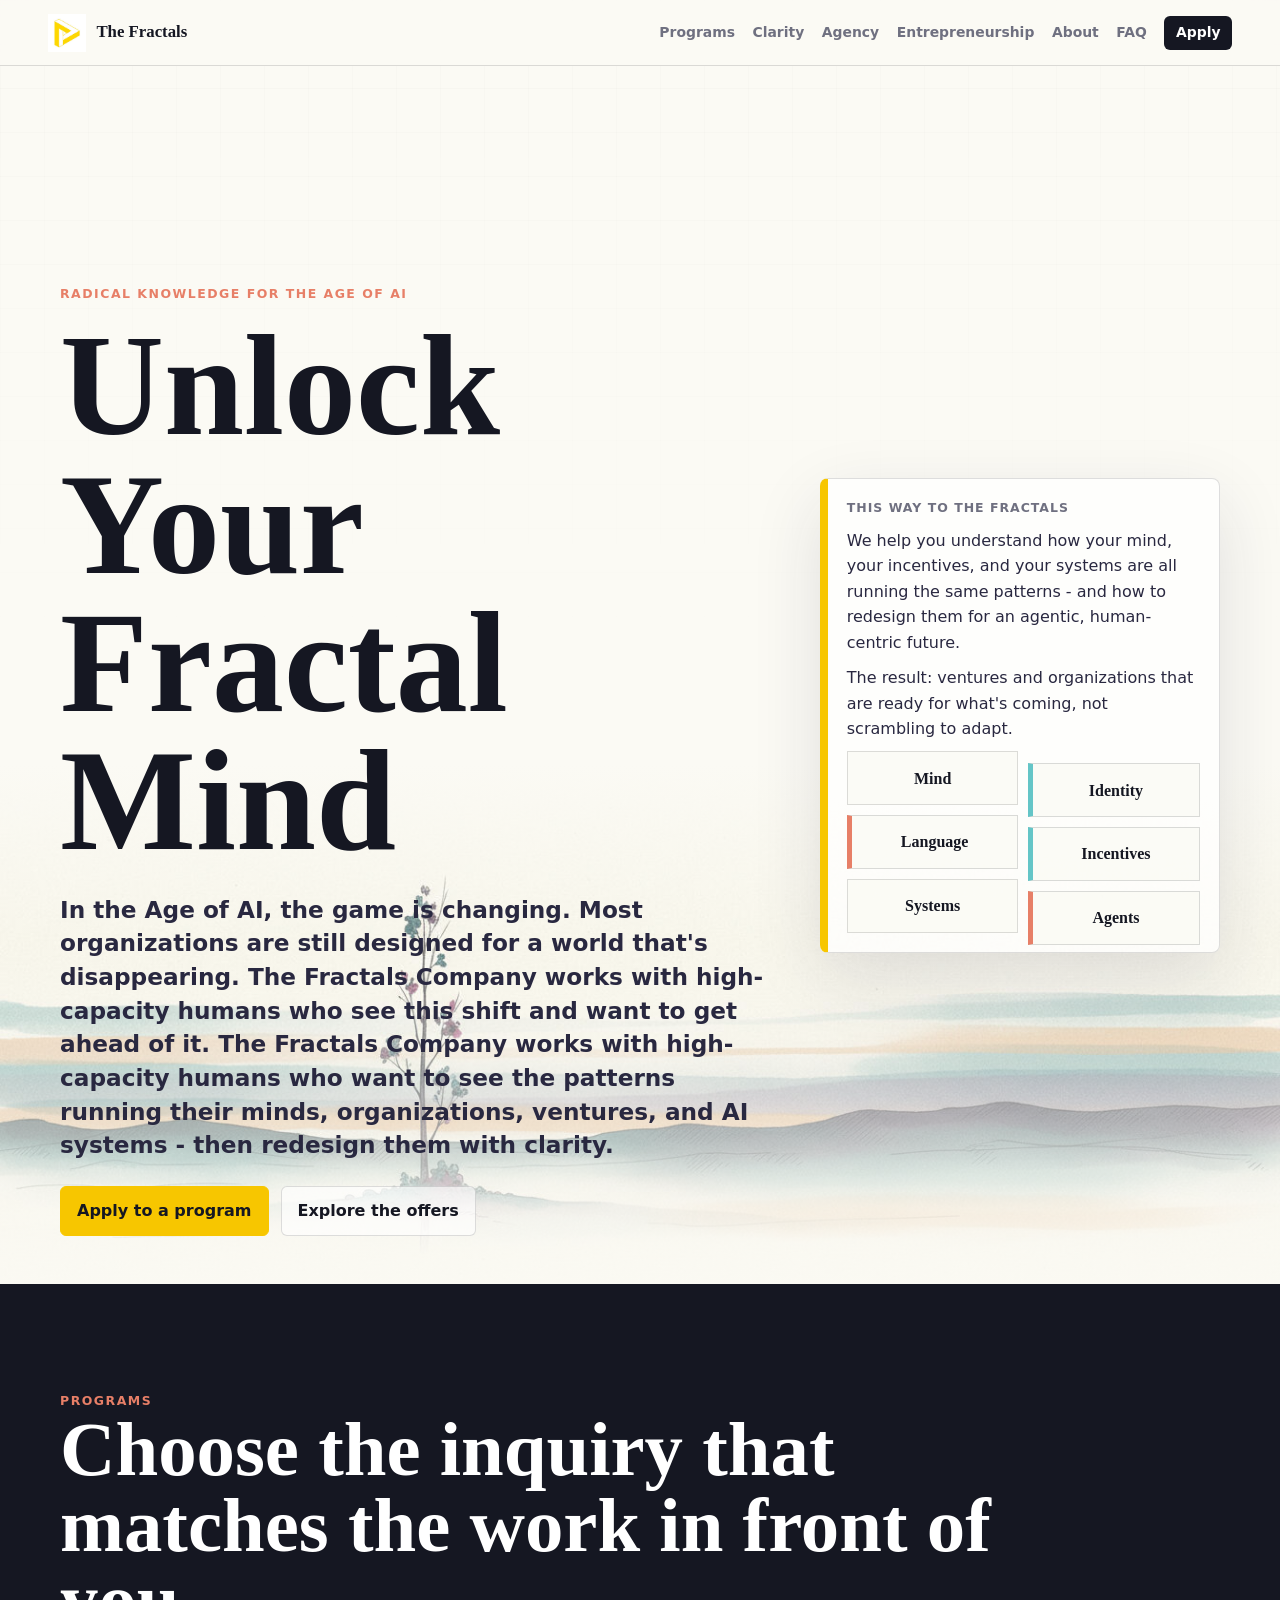
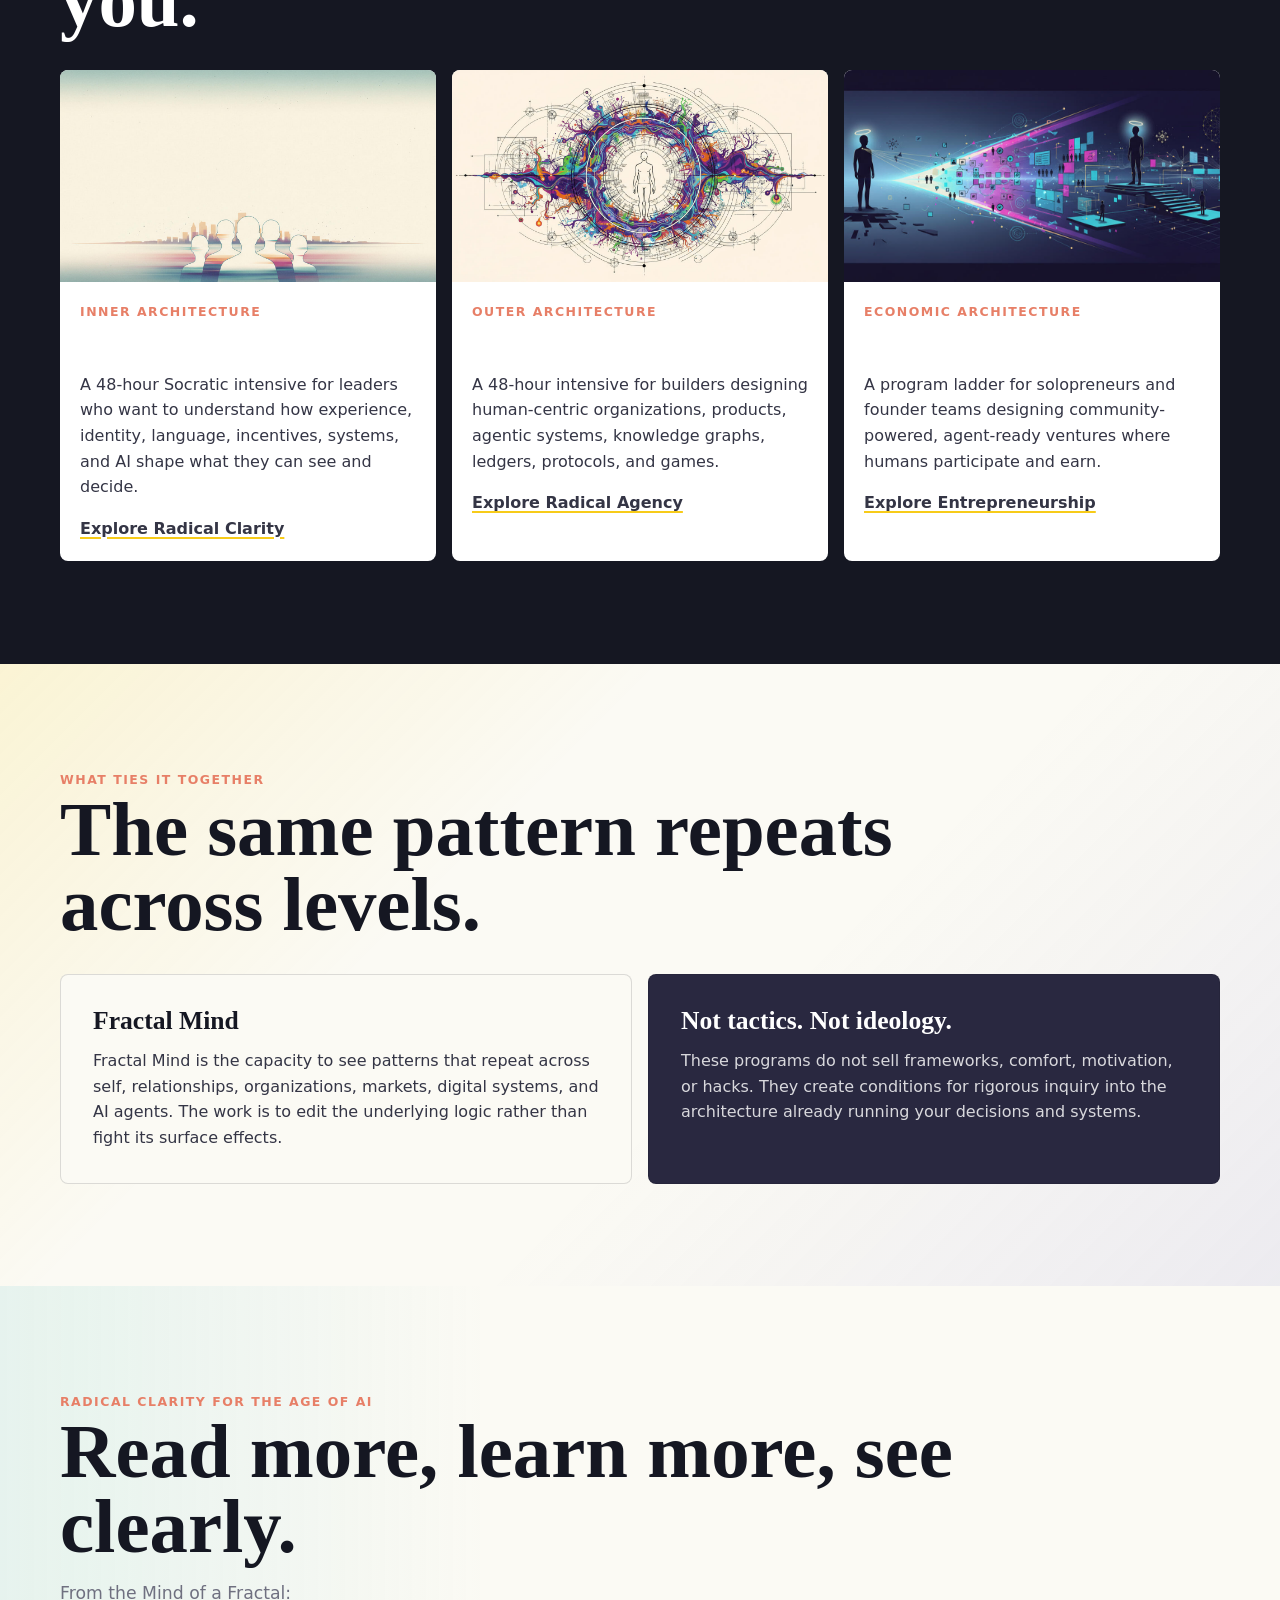
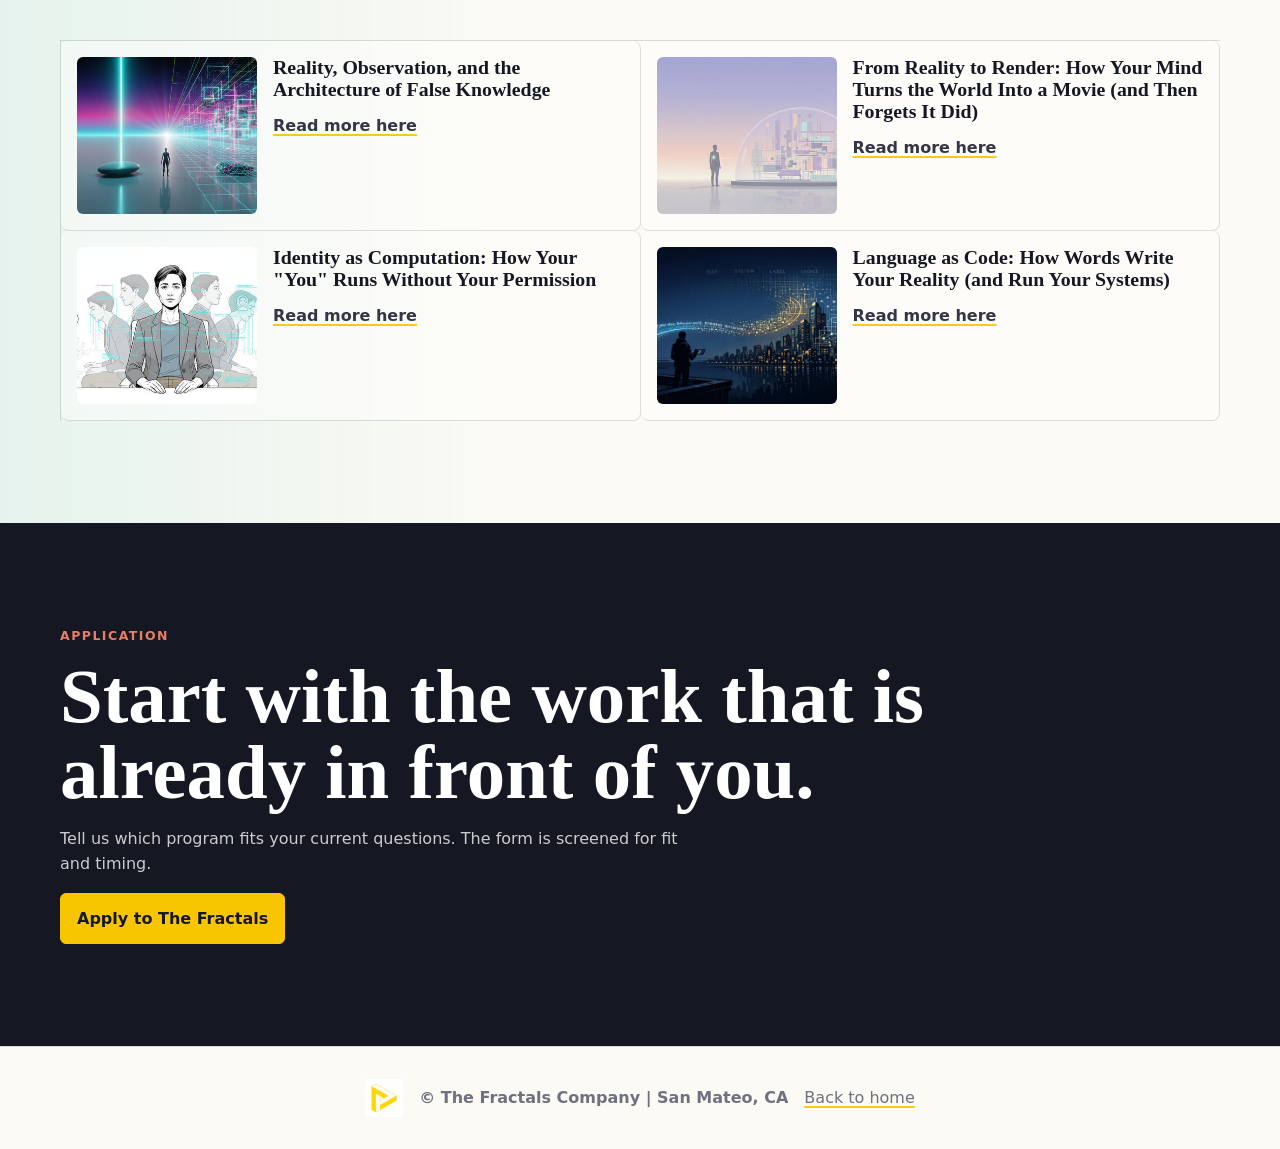
<file: index.html>
<!doctype html>
<html lang="en">
  <head>
    <meta charset="utf-8">
    <meta name="viewport" content="width=device-width, initial-scale=1">
    <title>The Fractals Company | Socratic Intensives for the Age of AI</title>
    <meta name="description" content="Socratic intensives for high-capacity humans who want to see the patterns running mind, systems, ventures, and AI - then redesign them with clarity.">
    <meta property="og:site_name" content="The Fractals Company">
    <meta property="og:title" content="The Fractals Company">
    <meta property="og:description" content="Radical Clarity, Radical Agency, and Radical Entrepreneurship for leaders building minds, systems, ventures, and agentic organizations in the age of AI.">
    <meta property="og:type" content="website">
    <meta property="og:url" content="https://thefractals.co/">
    <meta property="og:image" content="https://thefractals.co/assets/images/og-fractals.png">
    <meta property="og:image:width" content="1731">
    <meta property="og:image:height" content="909">
    <meta property="og:image:alt" content="Luminous fractal horizon with human silhouettes and network geometry.">
    <meta name="twitter:card" content="summary_large_image">
    <meta name="twitter:title" content="The Fractals Company">
    <meta name="twitter:description" content="Socratic intensives for high-capacity humans designing mind, systems, ventures, and AI in the age of agents.">
    <meta name="twitter:image" content="https://thefractals.co/assets/images/og-fractals.png">
    <link rel="icon" href="assets/images/image02.jpg">
    <link rel="preload" href="assets/images/image13.jpg" as="image">
    <link rel="stylesheet" href="styles.css">
  </head>
  <body>
    <a class="skip-link" href="#main">Skip to content</a>
    <header class="site-header" aria-label="Primary navigation">
      <a class="brand" href="index.html" aria-label="The Fractals home">
        <img src="assets/images/image02.jpg" alt="">
        <span>The Fractals</span>
      </a>
      <nav>
        <a href="index.html#programs">Programs</a>
        <a href="clarity.html">Clarity</a>
        <a href="agency.html">Agency</a>
        <a href="entrepreneurship.html">Entrepreneurship</a>
        <a href="about.html">About</a>
        <a href="faq.html">FAQ</a>
        <a class="nav-cta" href="apply.html">Apply</a>
      </nav>
    </header>

    <main id="main">
      <section class="hero home-hero">
        <div class="hero-media" aria-hidden="true">
          <img src="assets/images/image13.jpg" alt="">
        </div>
        <div class="hero-grid">
          <div class="hero-copy" data-reveal>
            <p class="kicker">Radical Knowledge for the Age of AI</p>
            <h1>Unlock Your Fractal Mind</h1>
            <p class="intro">In the Age of AI, the game is changing. Most organizations are still designed for a world that's disappearing. The Fractals Company works with high-capacity humans who see this shift and want to get ahead of it. The Fractals Company works with high-capacity humans who want to see the patterns running their minds, organizations, ventures, and AI systems - then redesign them with clarity.</p>
            <div class="button-row">
              <a class="button" href="apply.html?originPage=home">Apply to a program</a>
              <a class="button ghost" href="#programs">Explore the offers</a>
            </div>
          </div>
          <aside class="signal-panel fractal-stack" data-reveal aria-label="Fractal stack">
            <div class="signal-copy">
              <p>This Way to the Fractals</p>
              <p>We help you understand how your mind, your incentives, and your systems are all running the same patterns - and how to redesign them for an agentic, human-centric future.</p>
              <p>The result: ventures and organizations that are ready for what's coming, not scrambling to adapt.</p>
            </div>
            <span>Mind</span>
            <span>Identity</span>
            <span>Language</span>
            <span>Incentives</span>
            <span>Systems</span>
            <span>Agents</span>
          </aside>
        </div>
      </section>

      <section class="section band" id="programs">
        <div class="section-label" data-reveal>
          <span>Programs</span>
          <h2>Choose the inquiry that matches the work in front of you.</h2>
        </div>
        <div class="offer-grid">
          <article class="offer-card clarity-card" data-reveal>
            <img src="assets/images/image04-21722101.jpg" alt="">
            <div>
              <p class="eyebrow">Inner architecture</p>
              <h3>Radical Clarity</h3>
              <p>A 48-hour Socratic intensive for leaders who want to understand how experience, identity, language, incentives, systems, and AI shape what they can see and decide.</p>
              <a class="text-link" href="clarity.html">Explore Radical Clarity</a>
            </div>
          </article>
          <article class="offer-card agency-card" data-reveal>
            <img src="assets/images/image38-bce3af87.jpg" alt="">
            <div>
              <p class="eyebrow">Outer architecture</p>
              <h3>Radical Agency</h3>
              <p>A 48-hour intensive for builders designing human-centric organizations, products, agentic systems, knowledge graphs, ledgers, protocols, and games.</p>
              <a class="text-link" href="agency.html">Explore Radical Agency</a>
            </div>
          </article>
          <article class="offer-card entrepreneurship-card" data-reveal>
            <img src="assets/images/image71-f382ca22.jpg" alt="">
            <div>
              <p class="eyebrow">Economic architecture</p>
              <h3>Radical Entrepreneurship</h3>
              <p>A program ladder for solopreneurs and founder teams designing community-powered, agent-ready ventures where humans participate and earn.</p>
              <a class="text-link" href="entrepreneurship.html">Explore Entrepreneurship</a>
            </div>
          </article>
        </div>
      </section>

      <section class="section split-section">
        <div class="section-label" data-reveal>
          <span>What ties it together</span>
          <h2>The same pattern repeats across levels.</h2>
        </div>
        <div class="content-grid">
          <article class="content-block" data-reveal>
            <h3>Fractal Mind</h3>
            <p>Fractal Mind is the capacity to see patterns that repeat across self, relationships, organizations, markets, digital systems, and AI agents. The work is to edit the underlying logic rather than fight its surface effects.</p>
          </article>
          <article class="content-block dark" data-reveal>
            <h3>Not tactics. Not ideology.</h3>
            <p>These programs do not sell frameworks, comfort, motivation, or hacks. They create conditions for rigorous inquiry into the architecture already running your decisions and systems.</p>
          </article>
        </div>
      </section>

      <section class="section reading-section">
        <div class="section-label" data-reveal>
          <span>Radical Clarity for the Age of AI</span>
          <h2>Read more, learn more, see clearly.</h2>
          <p>From the Mind of a Fractal:</p>
        </div>
        <div class="reading-grid">
          <article class="reading-card" data-reveal>
            <img src="assets/images/image32.jpg" alt="">
            <div>
              <h3>Reality, Observation, and the Architecture of False Knowledge</h3>
              <a href="https://www.awake.ventures/p/reality-observation-and-the-architecture-of-false-knowledge-vgs57nopuej8da3k?refBy=Mzg4YmE4ZWViMw">Read more here</a>
            </div>
          </article>
          <article class="reading-card" data-reveal>
            <img src="assets/images/image49.jpg" alt="">
            <div>
              <h3>From Reality to Render: How Your Mind Turns the World Into a Movie (and Then Forgets It Did)</h3>
              <a href="https://www.awake.ventures/p/from-reality-to-render-how-your-mind-turns-the-world-into-a-movie-and-then-forgets-it-did-duo0kyzpkfn3ejhh">Read more here</a>
            </div>
          </article>
          <article class="reading-card" data-reveal>
            <img src="assets/images/image83.jpg" alt="">
            <div>
              <h3>Identity as Computation: How Your "You" Runs Without Your Permission</h3>
              <a href="https://www.awake.ventures/p/identity-as-computation-how-your-you-runs-without-your-permission-upe2ppjrzd1y9s5u?refBy=Mzg4YmE4ZWViMw">Read more here</a>
            </div>
          </article>
          <article class="reading-card" data-reveal>
            <img src="assets/images/image34.jpg" alt="">
            <div>
              <h3>Language as Code: How Words Write Your Reality (and Run Your Systems)</h3>
              <a href="https://www.awake.ventures/p/language-as-code-how-words-write-your-reality-and-run-your-systems-w1k1qa6e3tm2bm75?refBy=Mzg4YmE4ZWViMw">Read more here</a>
            </div>
          </article>
        </div>
      </section>

      <section class="section cta-band">
        <div data-reveal>
          <p class="kicker">Application</p>
          <h2>Start with the work that is already in front of you.</h2>
          <p>Tell us which program fits your current questions. The form is screened for fit and timing.</p>
          <a class="button" href="apply.html?originPage=home">Apply to The Fractals</a>
        </div>
      </section>
    </main>

    <footer class="site-footer">
      <img src="assets/images/image02.jpg" alt="">
      <p>&copy; The Fractals Company | San Mateo, CA</p>
      <a href="index.html">Back to home</a>
    </footer>

    <script src="script.js"></script>
  </body>
</html>
</file>
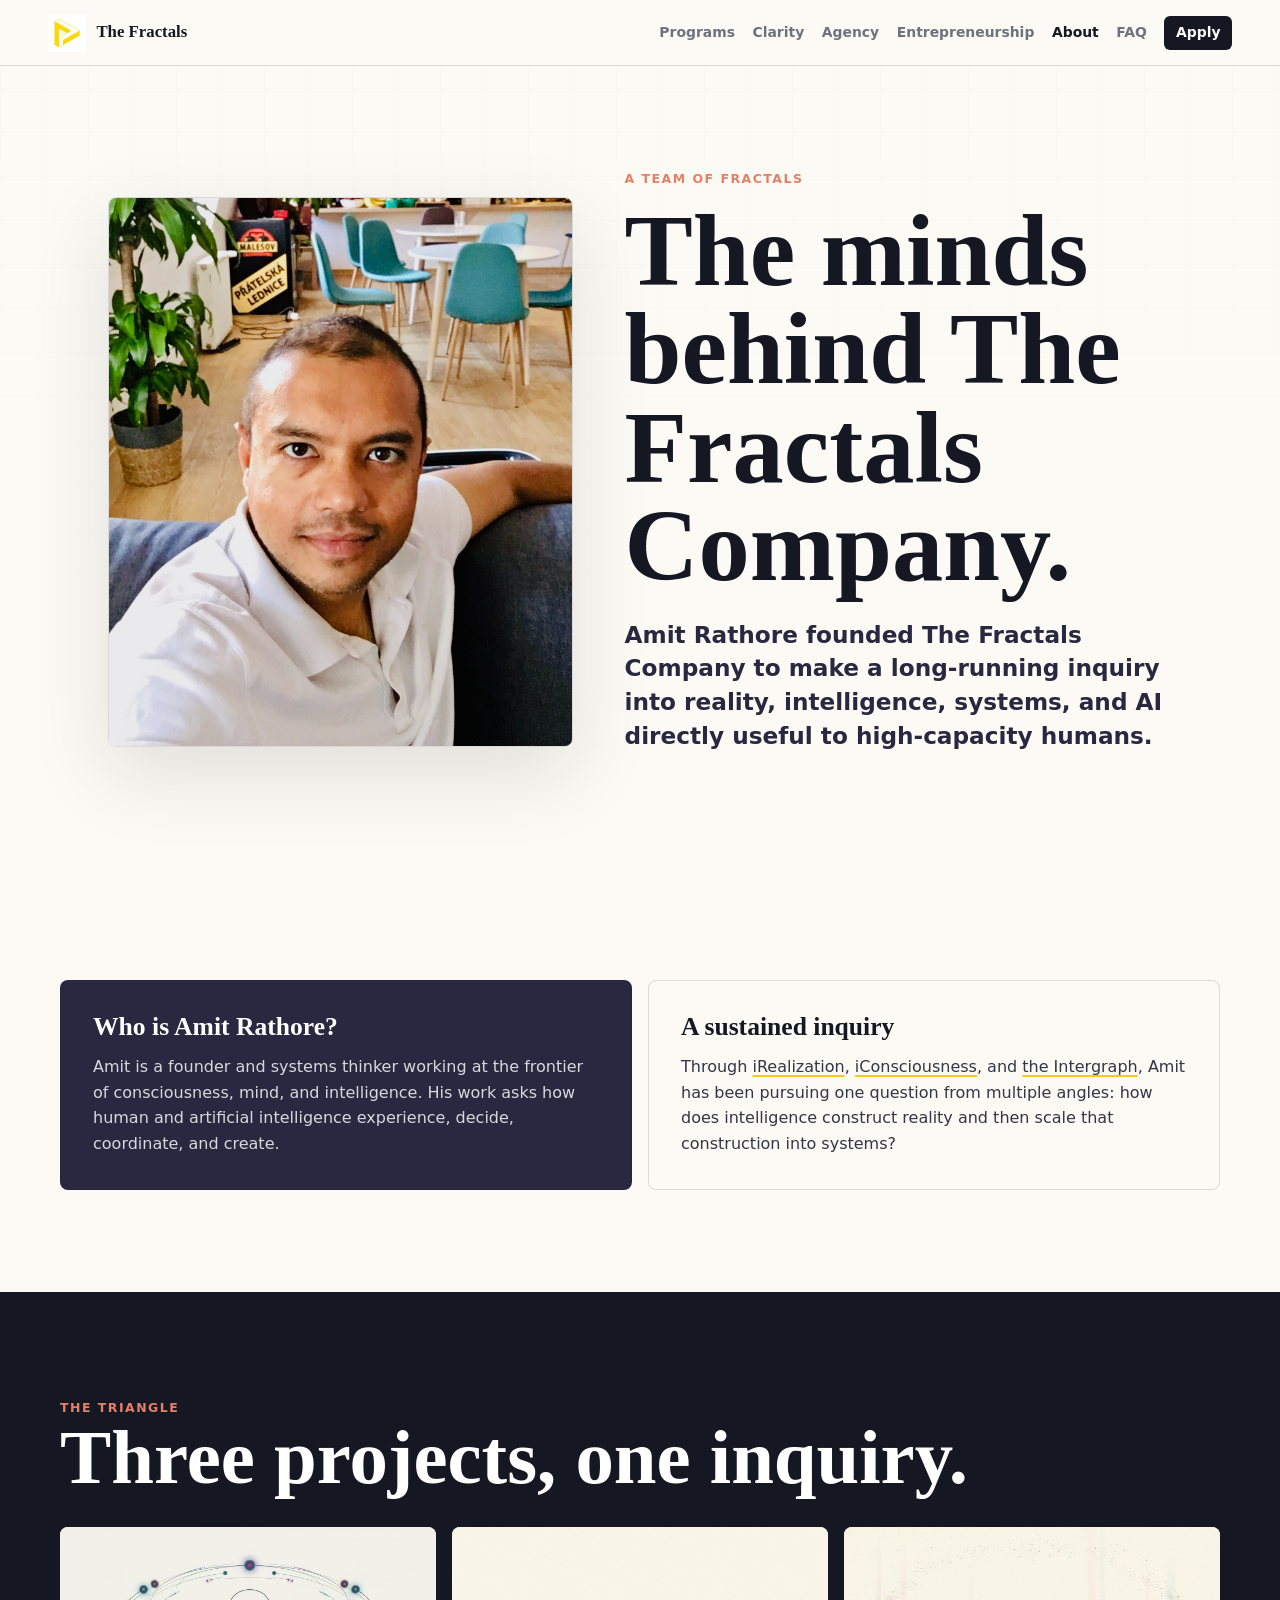
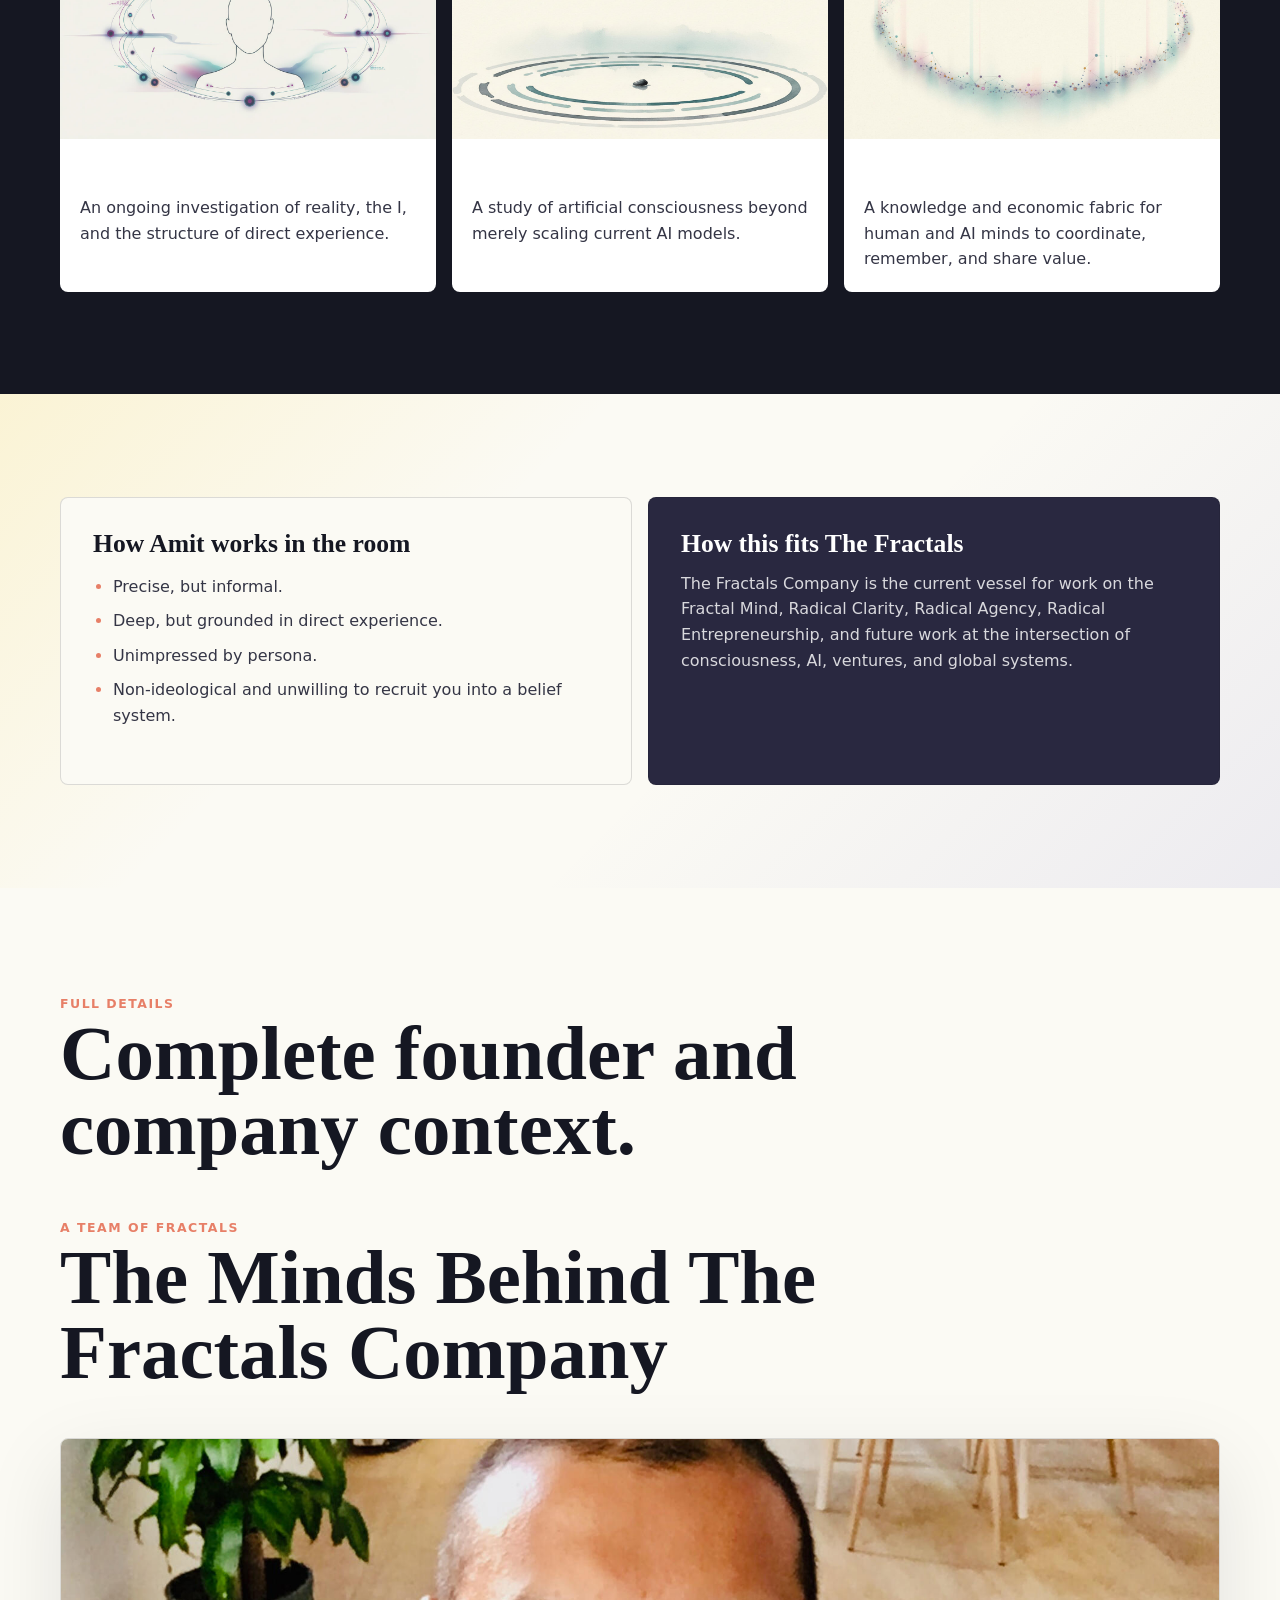
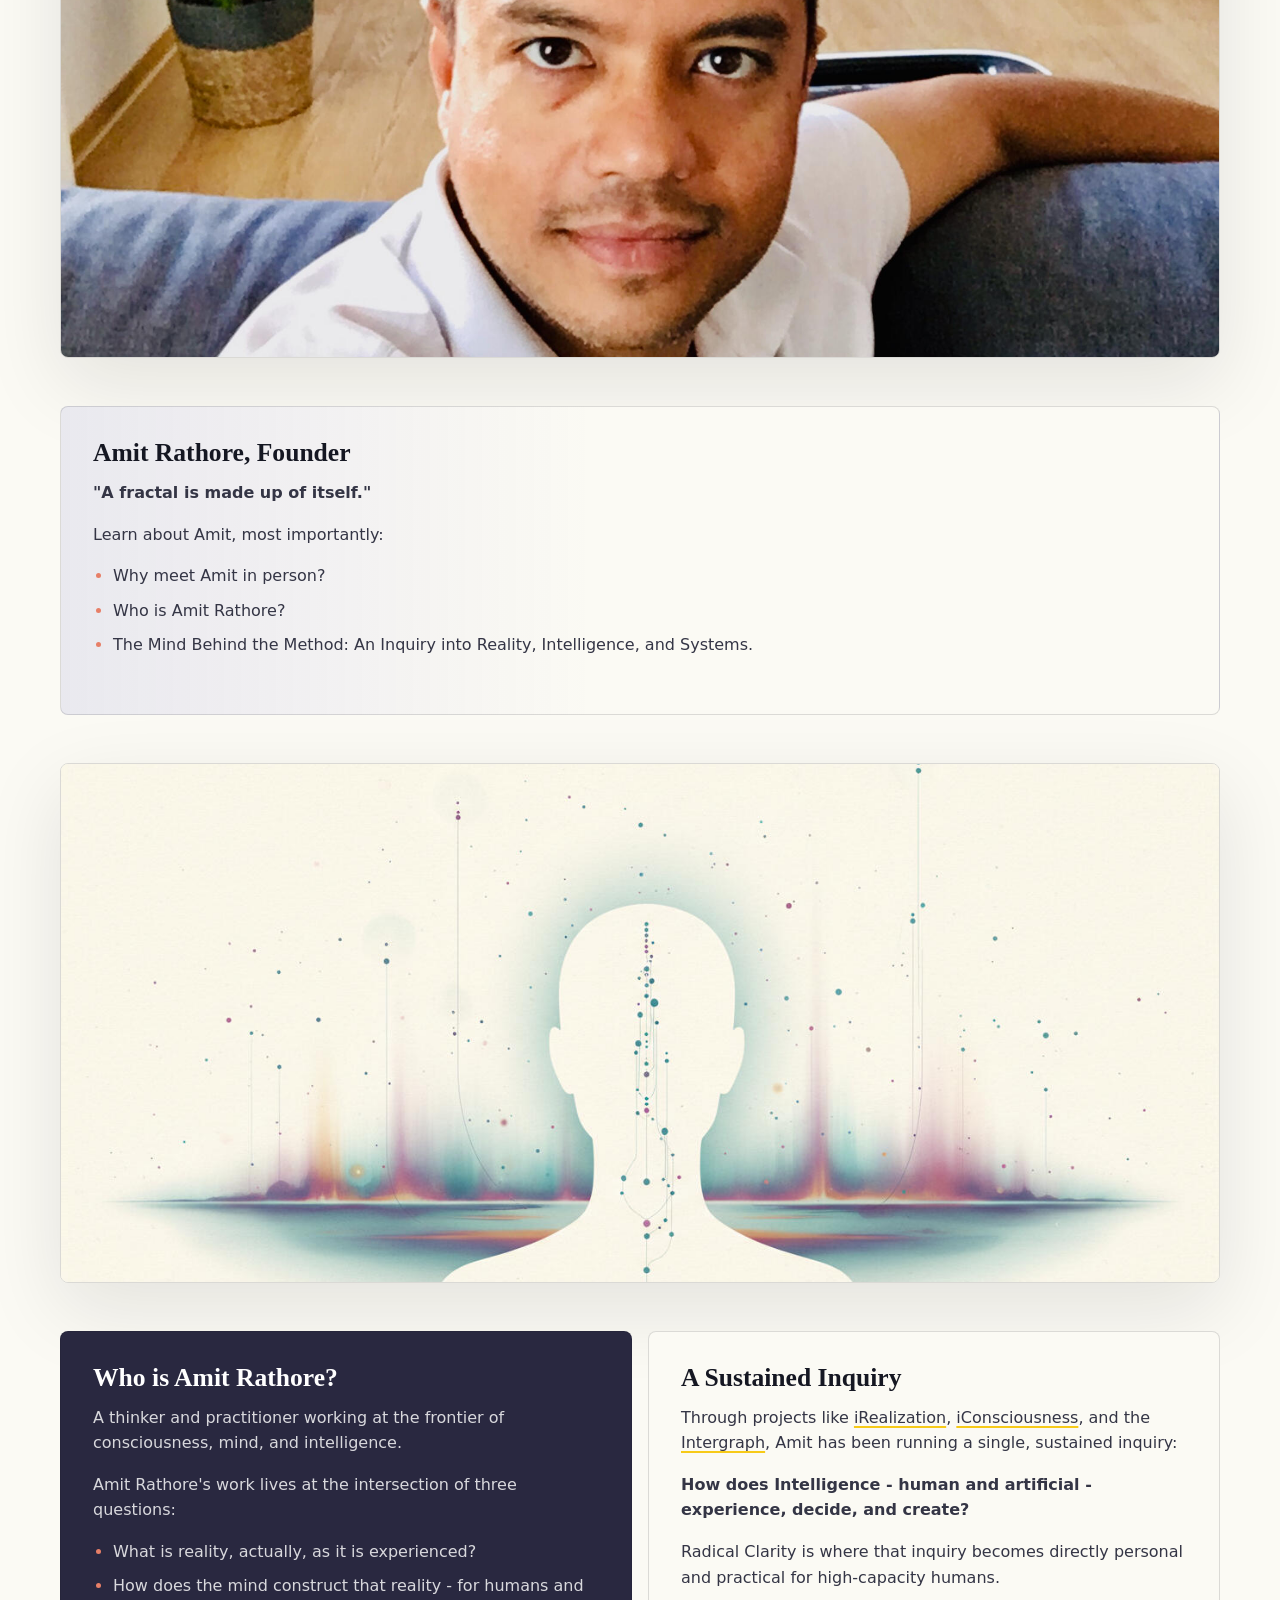
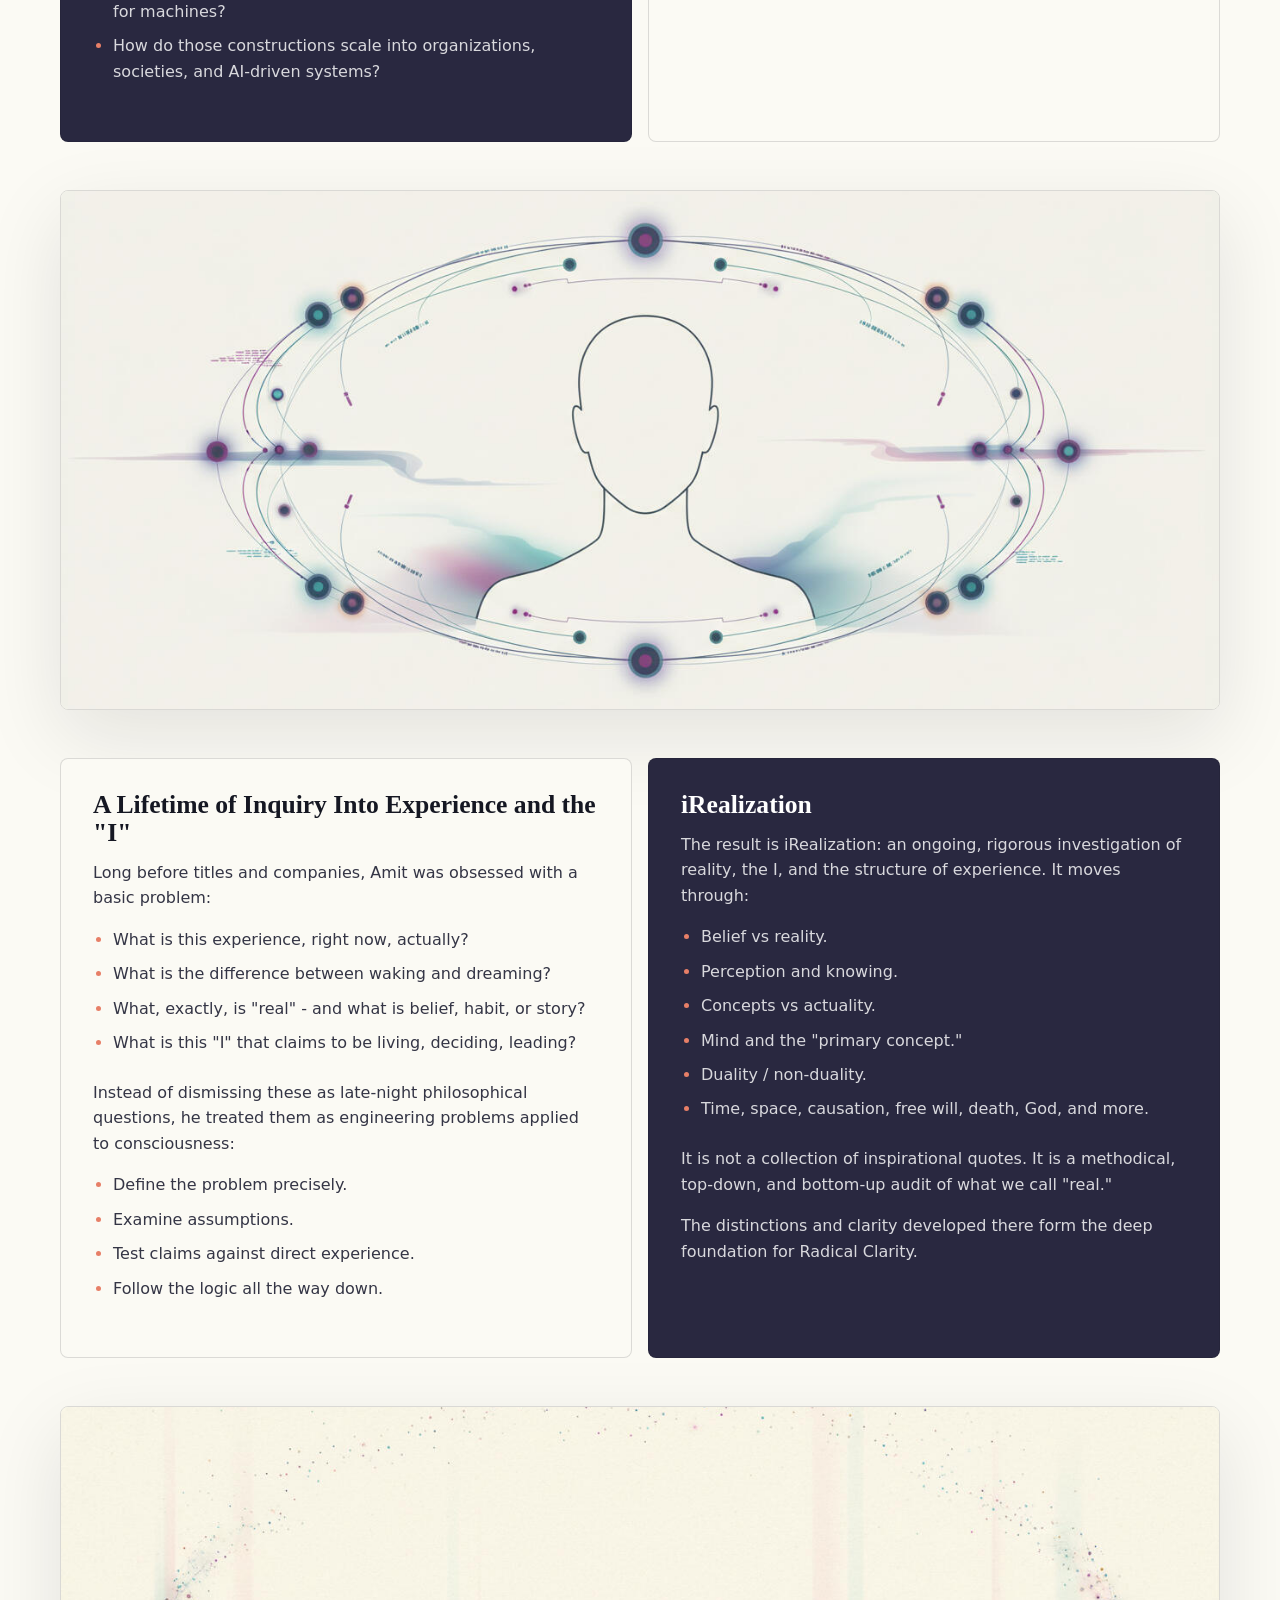
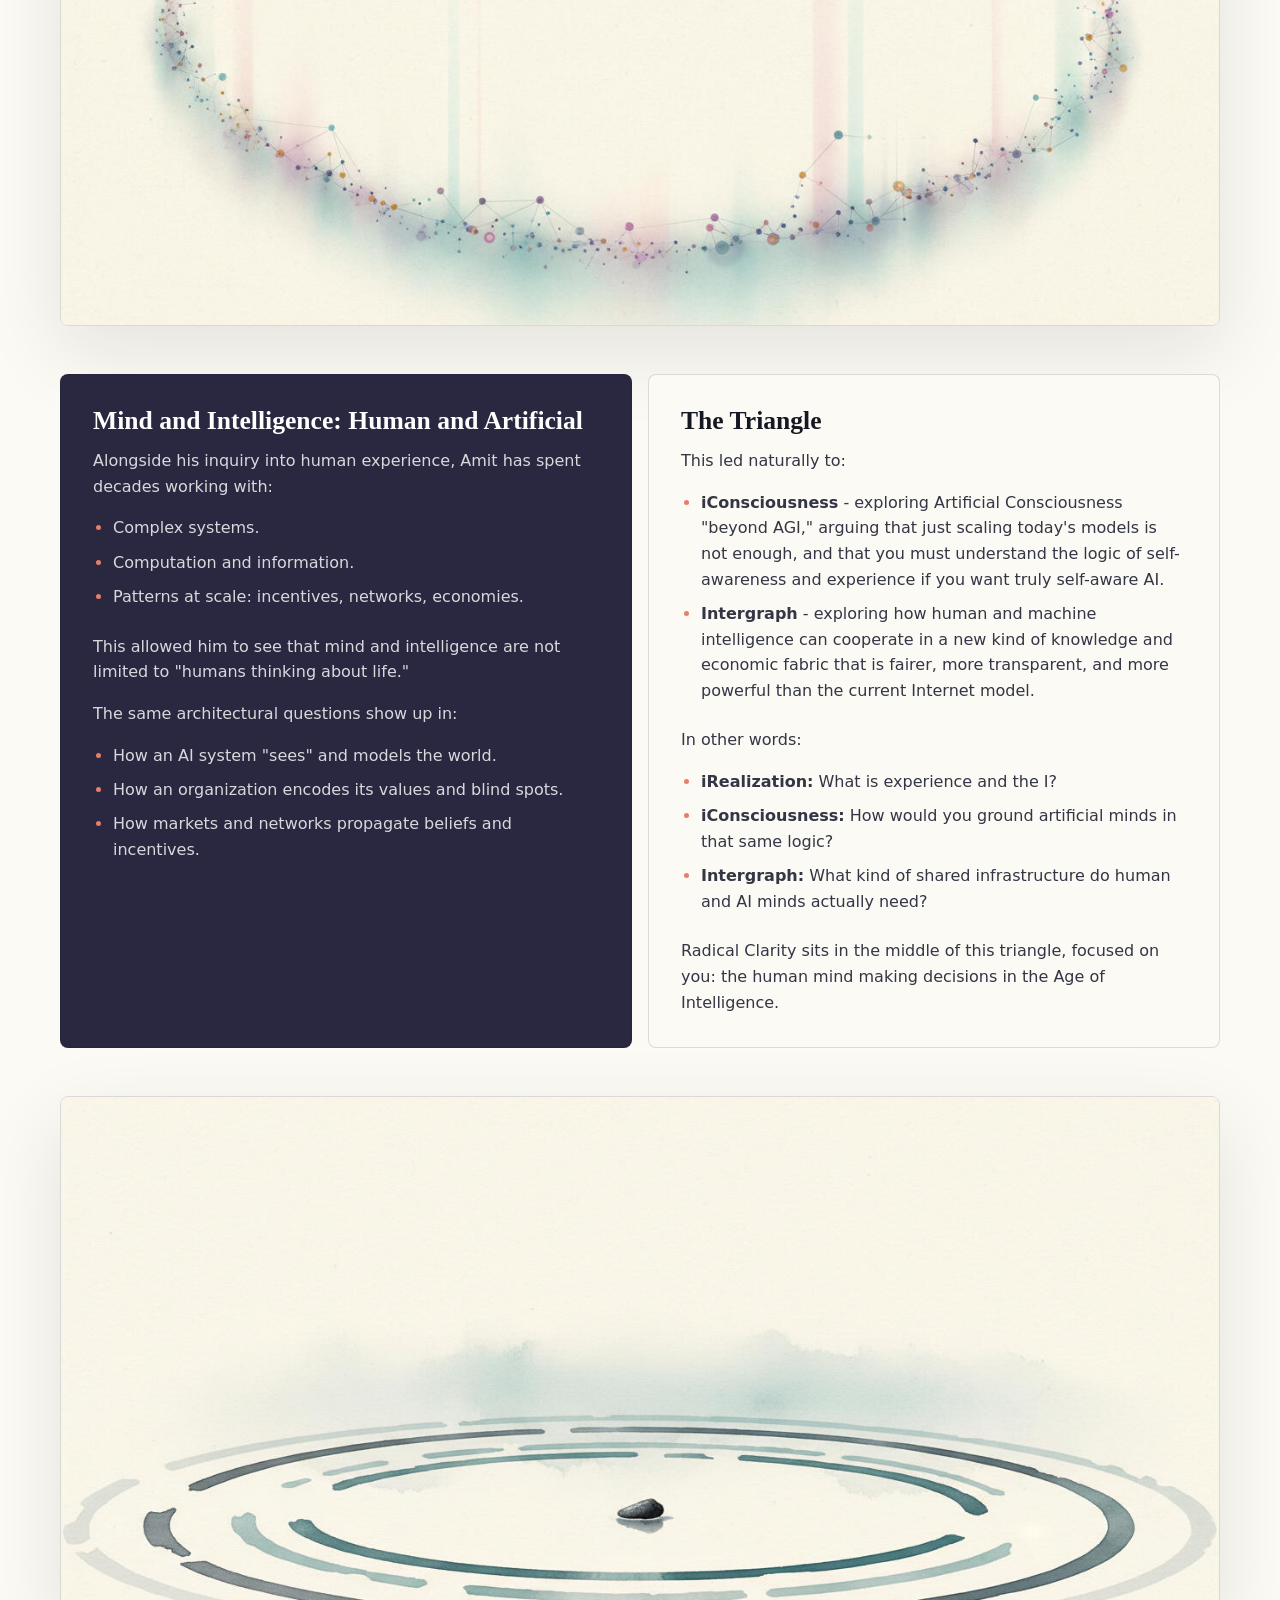
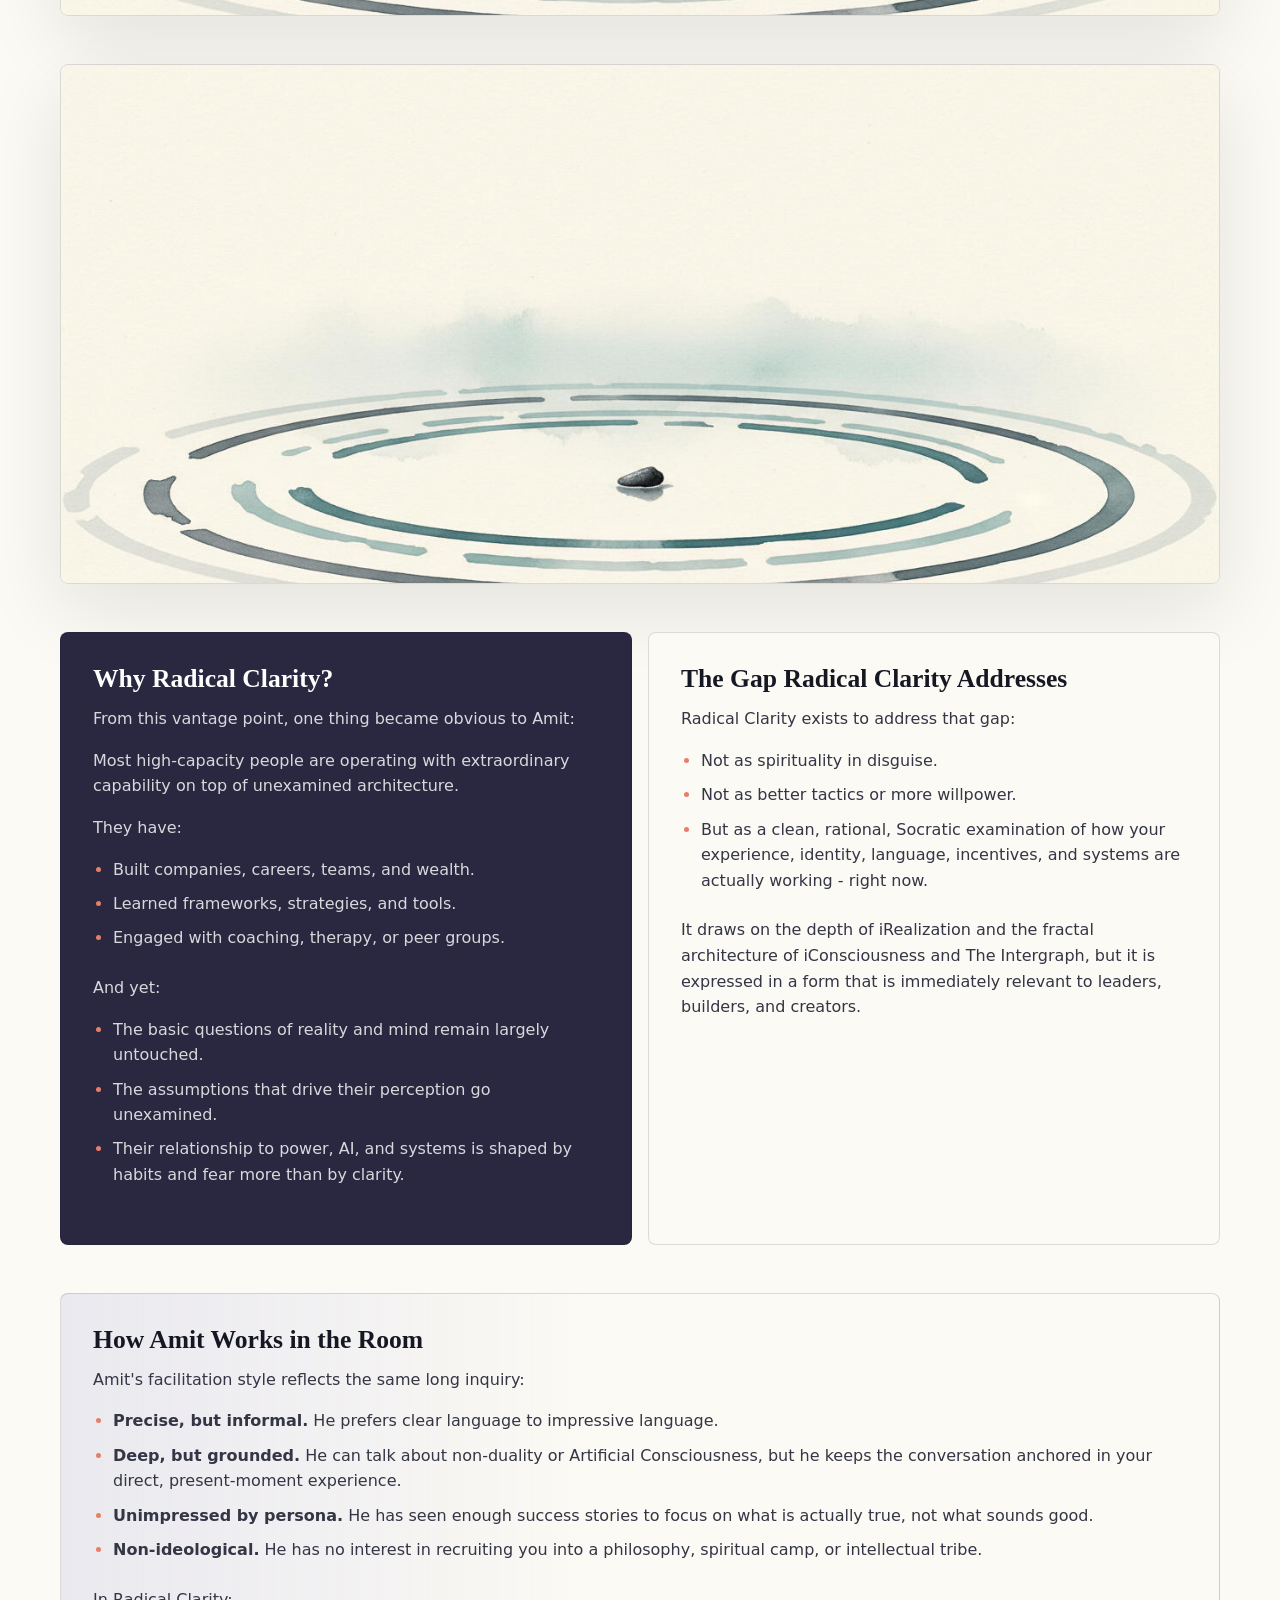
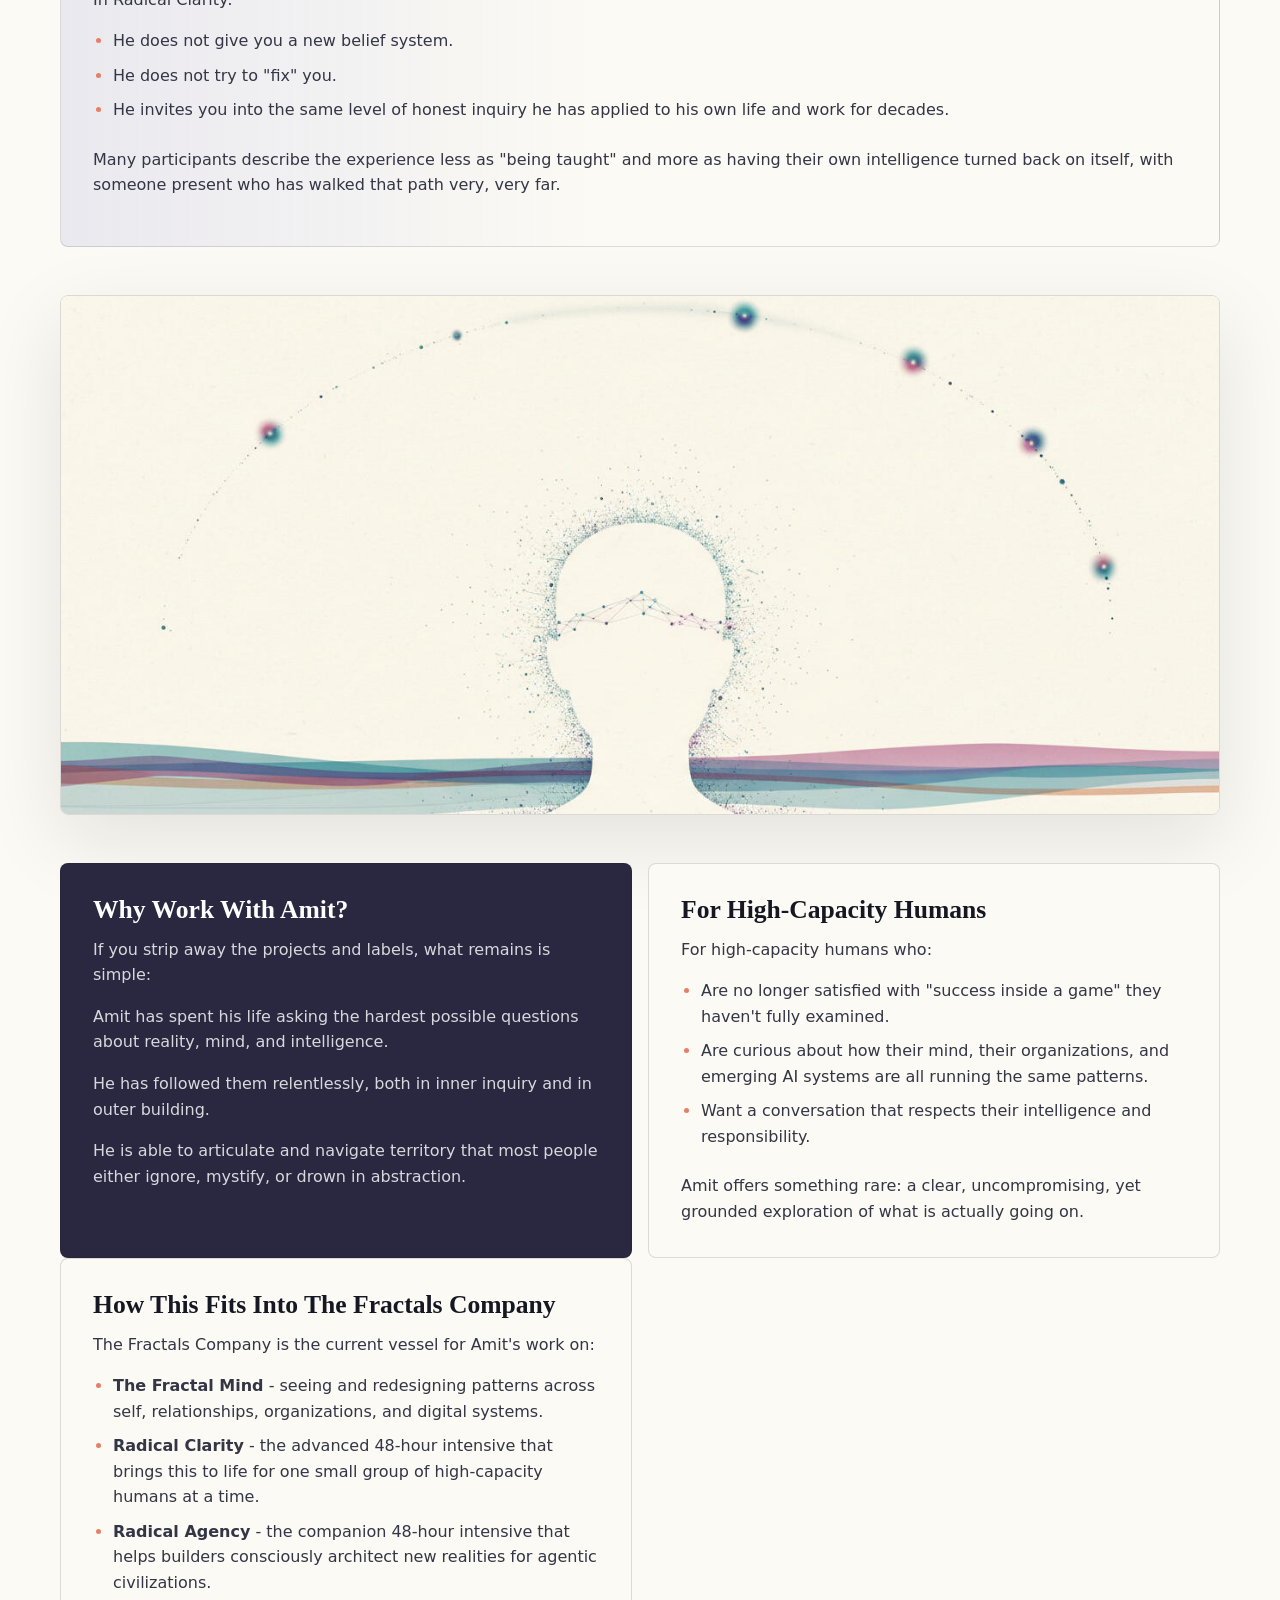
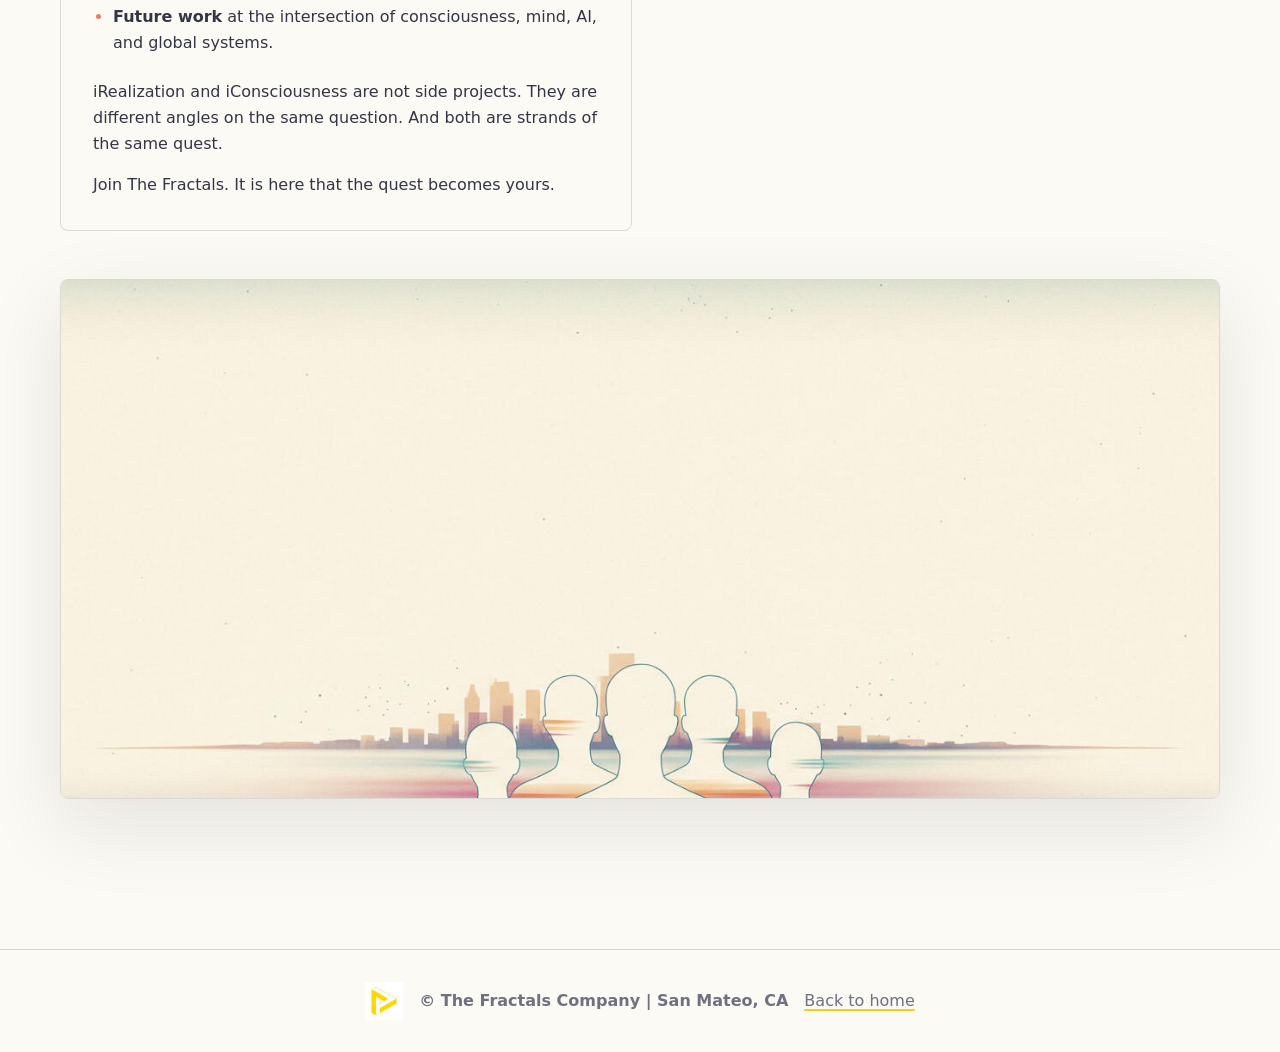
<file: about.html>
<!doctype html>
<html lang="en">
  <head>
    <meta charset="utf-8">
    <meta name="viewport" content="width=device-width, initial-scale=1">
    <title>About Amit Rathore | The Fractals Company</title>
    <meta name="description" content="The inquiry behind The Fractals Company: mind, consciousness, AI, global systems, and the work of seeing patterns across levels.">
    <meta property="og:site_name" content="The Fractals Company">
    <meta property="og:title" content="About The Fractals Company">
    <meta property="og:description" content="The inquiry behind The Fractals Company: consciousness, artificial intelligence, global systems, and the patterns repeating across levels.">
    <meta property="og:type" content="website">
    <meta property="og:url" content="https://thefractals.co/about.html">
    <meta property="og:image" content="https://thefractals.co/assets/images/og-fractals.png">
    <meta property="og:image:width" content="1731">
    <meta property="og:image:height" content="909">
    <meta property="og:image:alt" content="Luminous fractal horizon with human silhouettes and network geometry.">
    <meta name="twitter:card" content="summary_large_image">
    <meta name="twitter:title" content="About The Fractals Company">
    <meta name="twitter:description" content="Mind, consciousness, AI, global systems, and the inquiry behind The Fractals Company.">
    <meta name="twitter:image" content="https://thefractals.co/assets/images/og-fractals.png">
    <link rel="icon" href="assets/images/image02.jpg">
    <link rel="stylesheet" href="styles.css">
  </head>
  <body>
    <a class="skip-link" href="#main">Skip to content</a>
    <header class="site-header" aria-label="Primary navigation">
      <a class="brand" href="index.html"><img src="assets/images/image02.jpg" alt=""><span>The Fractals</span></a>
      <nav>
        <a href="index.html#programs">Programs</a>
        <a href="clarity.html">Clarity</a>
        <a href="agency.html">Agency</a>
        <a href="entrepreneurship.html">Entrepreneurship</a>
        <a href="about.html" aria-current="page">About</a>
        <a href="faq.html">FAQ</a>
        <a class="nav-cta" href="apply.html?originPage=about">Apply</a>
      </nav>
    </header>

    <main id="main">
      <section class="page-hero about-hero">
        <img src="assets/images/image51-5089c231.jpg" alt="" data-reveal>
        <div data-reveal>
          <p class="kicker">A team of fractals</p>
          <h1>The minds behind The Fractals Company.</h1>
          <p class="intro">Amit Rathore founded The Fractals Company to make a long-running inquiry into reality, intelligence, systems, and AI directly useful to high-capacity humans.</p>
        </div>
      </section>

      <section class="section">
        <div class="content-grid">
          <article class="content-block dark" data-reveal>
            <h3>Who is Amit Rathore?</h3>
            <p>Amit is a founder and systems thinker working at the frontier of consciousness, mind, and intelligence. His work asks how human and artificial intelligence experience, decide, coordinate, and create.</p>
          </article>
          <article class="content-block" data-reveal>
            <h3>A sustained inquiry</h3>
            <p>Through <a href="https://iRealization.com">iRealization</a>, <a href="https://iConsciousness.com">iConsciousness</a>, and <a href="https://intergraph.ai">the Intergraph</a>, Amit has been pursuing one question from multiple angles: how does intelligence construct reality and then scale that construction into systems?</p>
          </article>
        </div>
      </section>

      <section class="section band">
        <div class="section-label" data-reveal>
          <span>The triangle</span>
          <h2>Three projects, one inquiry.</h2>
        </div>
        <div class="offer-grid">
          <article class="offer-card" data-reveal>
            <img src="assets/images/image03-5089c231.jpg" alt="">
            <div><h3>iRealization</h3><p>An ongoing investigation of reality, the I, and the structure of direct experience.</p></div>
          </article>
          <article class="offer-card" data-reveal>
            <img src="assets/images/image24-5089c231.jpg" alt="">
            <div><h3>iConsciousness</h3><p>A study of artificial consciousness beyond merely scaling current AI models.</p></div>
          </article>
          <article class="offer-card" data-reveal>
            <img src="assets/images/image23-5089c231.jpg" alt="">
            <div><h3>Intergraph</h3><p>A knowledge and economic fabric for human and AI minds to coordinate, remember, and share value.</p></div>
          </article>
        </div>
      </section>

      <section class="section split-section">
        <div class="content-grid">
          <article class="content-block" data-reveal>
            <h3>How Amit works in the room</h3>
            <ul>
              <li>Precise, but informal.</li>
              <li>Deep, but grounded in direct experience.</li>
              <li>Unimpressed by persona.</li>
              <li>Non-ideological and unwilling to recruit you into a belief system.</li>
            </ul>
          </article>
          <article class="content-block dark" data-reveal>
            <h3>How this fits The Fractals</h3>
            <p>The Fractals Company is the current vessel for work on the Fractal Mind, Radical Clarity, Radical Agency, Radical Entrepreneurship, and future work at the intersection of consciousness, AI, ventures, and global systems.</p>
          </article>
        </div>
      </section>

      <section class="section legacy-detail" id="about-full">
        <div class="section-label" data-reveal>
          <span>Full details</span>
          <h2>Complete founder and company context.</h2>
        </div>
        <div class="section-label" data-reveal>
          <span>A Team of Fractals</span>
          <h2>The Minds Behind The Fractals Company</h2>
        </div>

        <img class="wide-image" src="assets/images/image51-5089c231.jpg" alt="" data-reveal>

        <article class="lunch-note" id="amit" data-reveal>
          <h3>Amit Rathore, Founder</h3>
          <p><strong>"A fractal is made up of itself."</strong></p>
          <p>Learn about Amit, most importantly:</p>
          <ul>
            <li>Why meet Amit in person?</li>
            <li>Who is Amit Rathore?</li>
            <li>The Mind Behind the Method: An Inquiry into Reality, Intelligence, and Systems.</li>
          </ul>
        </article>

        <img class="wide-image" src="assets/images/image01-5089c231.jpg" alt="" data-reveal>

        <div class="content-grid">
          <article class="content-block dark" data-reveal>
            <h3>Who is Amit Rathore?</h3>
            <p>A thinker and practitioner working at the frontier of consciousness, mind, and intelligence.</p>
            <p>Amit Rathore's work lives at the intersection of three questions:</p>
            <ul>
              <li>What is reality, actually, as it is experienced?</li>
              <li>How does the mind construct that reality - for humans and for machines?</li>
              <li>How do those constructions scale into organizations, societies, and AI-driven systems?</li>
            </ul>
          </article>

          <article class="content-block" data-reveal>
            <h3>A Sustained Inquiry</h3>
            <p>Through projects like <a href="https://iRealization.com">iRealization</a>, <a href="https://iConsciousness.com">iConsciousness</a>, and the <a href="https://intergraph.ai">Intergraph</a>, Amit has been running a single, sustained inquiry:</p>
            <p><strong>How does Intelligence - human and artificial - experience, decide, and create?</strong></p>
            <p>Radical Clarity is where that inquiry becomes directly personal and practical for high-capacity humans.</p>
          </article>
        </div>

        <img class="wide-image" src="assets/images/image03-5089c231.jpg" alt="" data-reveal>

        <div class="content-grid">
          <article class="content-block" data-reveal>
            <h3>A Lifetime of Inquiry Into Experience and the "I"</h3>
            <p>Long before titles and companies, Amit was obsessed with a basic problem:</p>
            <ul>
              <li>What is this experience, right now, actually?</li>
              <li>What is the difference between waking and dreaming?</li>
              <li>What, exactly, is "real" - and what is belief, habit, or story?</li>
              <li>What is this "I" that claims to be living, deciding, leading?</li>
            </ul>
            <p>Instead of dismissing these as late-night philosophical questions, he treated them as engineering problems applied to consciousness:</p>
            <ul>
              <li>Define the problem precisely.</li>
              <li>Examine assumptions.</li>
              <li>Test claims against direct experience.</li>
              <li>Follow the logic all the way down.</li>
            </ul>
          </article>

          <article class="content-block dark" data-reveal>
            <h3>iRealization</h3>
            <p>The result is iRealization: an ongoing, rigorous investigation of reality, the I, and the structure of experience. It moves through:</p>
            <ul>
              <li>Belief vs reality.</li>
              <li>Perception and knowing.</li>
              <li>Concepts vs actuality.</li>
              <li>Mind and the "primary concept."</li>
              <li>Duality / non-duality.</li>
              <li>Time, space, causation, free will, death, God, and more.</li>
            </ul>
            <p>It is not a collection of inspirational quotes. It is a methodical, top-down, and bottom-up audit of what we call "real."</p>
            <p>The distinctions and clarity developed there form the deep foundation for Radical Clarity.</p>
          </article>
        </div>

        <img class="wide-image" src="assets/images/image23-5089c231.jpg" alt="" data-reveal>

        <div class="content-grid">
          <article class="content-block dark" data-reveal>
            <h3>Mind and Intelligence: Human and Artificial</h3>
            <p>Alongside his inquiry into human experience, Amit has spent decades working with:</p>
            <ul>
              <li>Complex systems.</li>
              <li>Computation and information.</li>
              <li>Patterns at scale: incentives, networks, economies.</li>
            </ul>
            <p>This allowed him to see that mind and intelligence are not limited to "humans thinking about life."</p>
            <p>The same architectural questions show up in:</p>
            <ul>
              <li>How an AI system "sees" and models the world.</li>
              <li>How an organization encodes its values and blind spots.</li>
              <li>How markets and networks propagate beliefs and incentives.</li>
            </ul>
          </article>

          <article class="content-block" data-reveal>
            <h3>The Triangle</h3>
            <p>This led naturally to:</p>
            <ul>
              <li><strong>iConsciousness</strong> - exploring Artificial Consciousness "beyond AGI," arguing that just scaling today's models is not enough, and that you must understand the logic of self-awareness and experience if you want truly self-aware AI.</li>
              <li><strong>Intergraph</strong> - exploring how human and machine intelligence can cooperate in a new kind of knowledge and economic fabric that is fairer, more transparent, and more powerful than the current Internet model.</li>
            </ul>
            <p>In other words:</p>
            <ul>
              <li><strong>iRealization:</strong> What is experience and the I?</li>
              <li><strong>iConsciousness:</strong> How would you ground artificial minds in that same logic?</li>
              <li><strong>Intergraph:</strong> What kind of shared infrastructure do human and AI minds actually need?</li>
            </ul>
            <p>Radical Clarity sits in the middle of this triangle, focused on you: the human mind making decisions in the Age of Intelligence.</p>
          </article>
        </div>

        <img class="wide-image" src="assets/images/image24-5089c231.jpg" alt="" data-reveal>
        <img class="wide-image" src="assets/images/image24-21722101.jpg" alt="" data-reveal>

        <div class="content-grid">
          <article class="content-block dark" data-reveal>
            <h3>Why Radical Clarity?</h3>
            <p>From this vantage point, one thing became obvious to Amit:</p>
            <p>Most high-capacity people are operating with extraordinary capability on top of unexamined architecture.</p>
            <p>They have:</p>
            <ul>
              <li>Built companies, careers, teams, and wealth.</li>
              <li>Learned frameworks, strategies, and tools.</li>
              <li>Engaged with coaching, therapy, or peer groups.</li>
            </ul>
            <p>And yet:</p>
            <ul>
              <li>The basic questions of reality and mind remain largely untouched.</li>
              <li>The assumptions that drive their perception go unexamined.</li>
              <li>Their relationship to power, AI, and systems is shaped by habits and fear more than by clarity.</li>
            </ul>
          </article>

          <article class="content-block" data-reveal>
            <h3>The Gap Radical Clarity Addresses</h3>
            <p>Radical Clarity exists to address that gap:</p>
            <ul>
              <li>Not as spirituality in disguise.</li>
              <li>Not as better tactics or more willpower.</li>
              <li>But as a clean, rational, Socratic examination of how your experience, identity, language, incentives, and systems are actually working - right now.</li>
            </ul>
            <p>It draws on the depth of iRealization and the fractal architecture of iConsciousness and The Intergraph, but it is expressed in a form that is immediately relevant to leaders, builders, and creators.</p>
          </article>
        </div>

        <article class="lunch-note" data-reveal>
          <h3>How Amit Works in the Room</h3>
          <p>Amit's facilitation style reflects the same long inquiry:</p>
          <ul>
            <li><strong>Precise, but informal.</strong> He prefers clear language to impressive language.</li>
            <li><strong>Deep, but grounded.</strong> He can talk about non-duality or Artificial Consciousness, but he keeps the conversation anchored in your direct, present-moment experience.</li>
            <li><strong>Unimpressed by persona.</strong> He has seen enough success stories to focus on what is actually true, not what sounds good.</li>
            <li><strong>Non-ideological.</strong> He has no interest in recruiting you into a philosophy, spiritual camp, or intellectual tribe.</li>
          </ul>
          <p>In Radical Clarity:</p>
          <ul>
            <li>He does not give you a new belief system.</li>
            <li>He does not try to "fix" you.</li>
            <li>He invites you into the same level of honest inquiry he has applied to his own life and work for decades.</li>
          </ul>
          <p>Many participants describe the experience less as "being taught" and more as having their own intelligence turned back on itself, with someone present who has walked that path very, very far.</p>
        </article>

        <img class="wide-image" src="assets/images/image22-21722101.jpg" alt="" data-reveal>

        <div class="content-grid">
          <article class="content-block dark" data-reveal>
            <h3>Why Work With Amit?</h3>
            <p>If you strip away the projects and labels, what remains is simple:</p>
            <p>Amit has spent his life asking the hardest possible questions about reality, mind, and intelligence.</p>
            <p>He has followed them relentlessly, both in inner inquiry and in outer building.</p>
            <p>He is able to articulate and navigate territory that most people either ignore, mystify, or drown in abstraction.</p>
          </article>

          <article class="content-block" data-reveal>
            <h3>For High-Capacity Humans</h3>
            <p>For high-capacity humans who:</p>
            <ul>
              <li>Are no longer satisfied with "success inside a game" they haven't fully examined.</li>
              <li>Are curious about how their mind, their organizations, and emerging AI systems are all running the same patterns.</li>
              <li>Want a conversation that respects their intelligence and responsibility.</li>
            </ul>
            <p>Amit offers something rare: a clear, uncompromising, yet grounded exploration of what is actually going on.</p>
          </article>
        </div>

        <div class="content-grid">
          <article class="content-block" data-reveal>
            <h3>How This Fits Into The Fractals Company</h3>
            <p>The Fractals Company is the current vessel for Amit's work on:</p>
            <ul>
              <li><strong>The Fractal Mind</strong> - seeing and redesigning patterns across self, relationships, organizations, and digital systems.</li>
              <li><strong>Radical Clarity</strong> - the advanced 48-hour intensive that brings this to life for one small group of high-capacity humans at a time.</li>
              <li><strong>Radical Agency</strong> - the companion 48-hour intensive that helps builders consciously architect new realities for agentic civilizations.</li>
              <li><strong>Future work</strong> at the intersection of consciousness, mind, AI, and global systems.</li>
            </ul>
            <p>iRealization and iConsciousness are not side projects. They are different angles on the same question. And both are strands of the same quest.</p>
            <p>Join The Fractals. It is here that the quest becomes yours.</p>
          </article>
        </div>

        <img class="wide-image" src="assets/images/image04-21722101.jpg" alt="" data-reveal>


      </section>

    </main>

    <footer class="site-footer">
      <img src="assets/images/image02.jpg" alt="">
      <p>&copy; The Fractals Company | San Mateo, CA</p>
      <a href="index.html">Back to home</a>
    </footer>
    <script src="script.js"></script>
  </body>
</html>
</file>
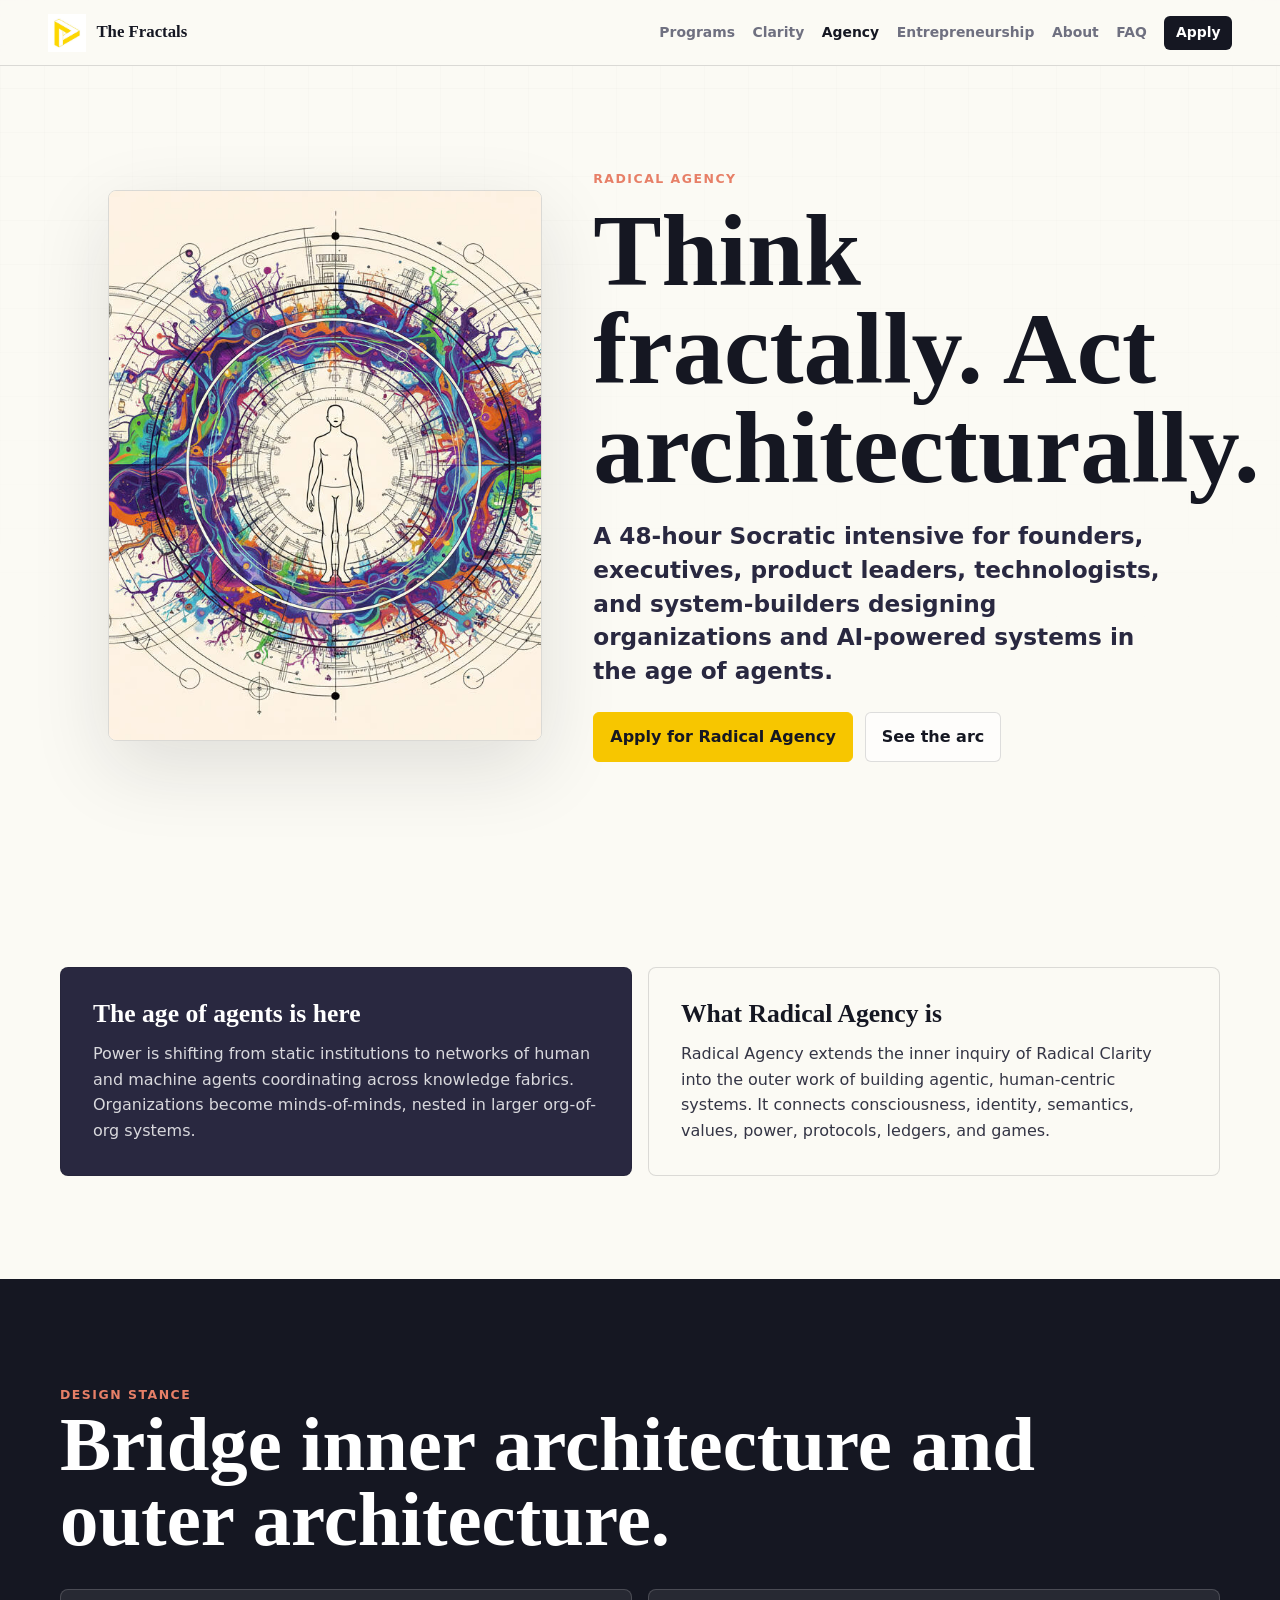
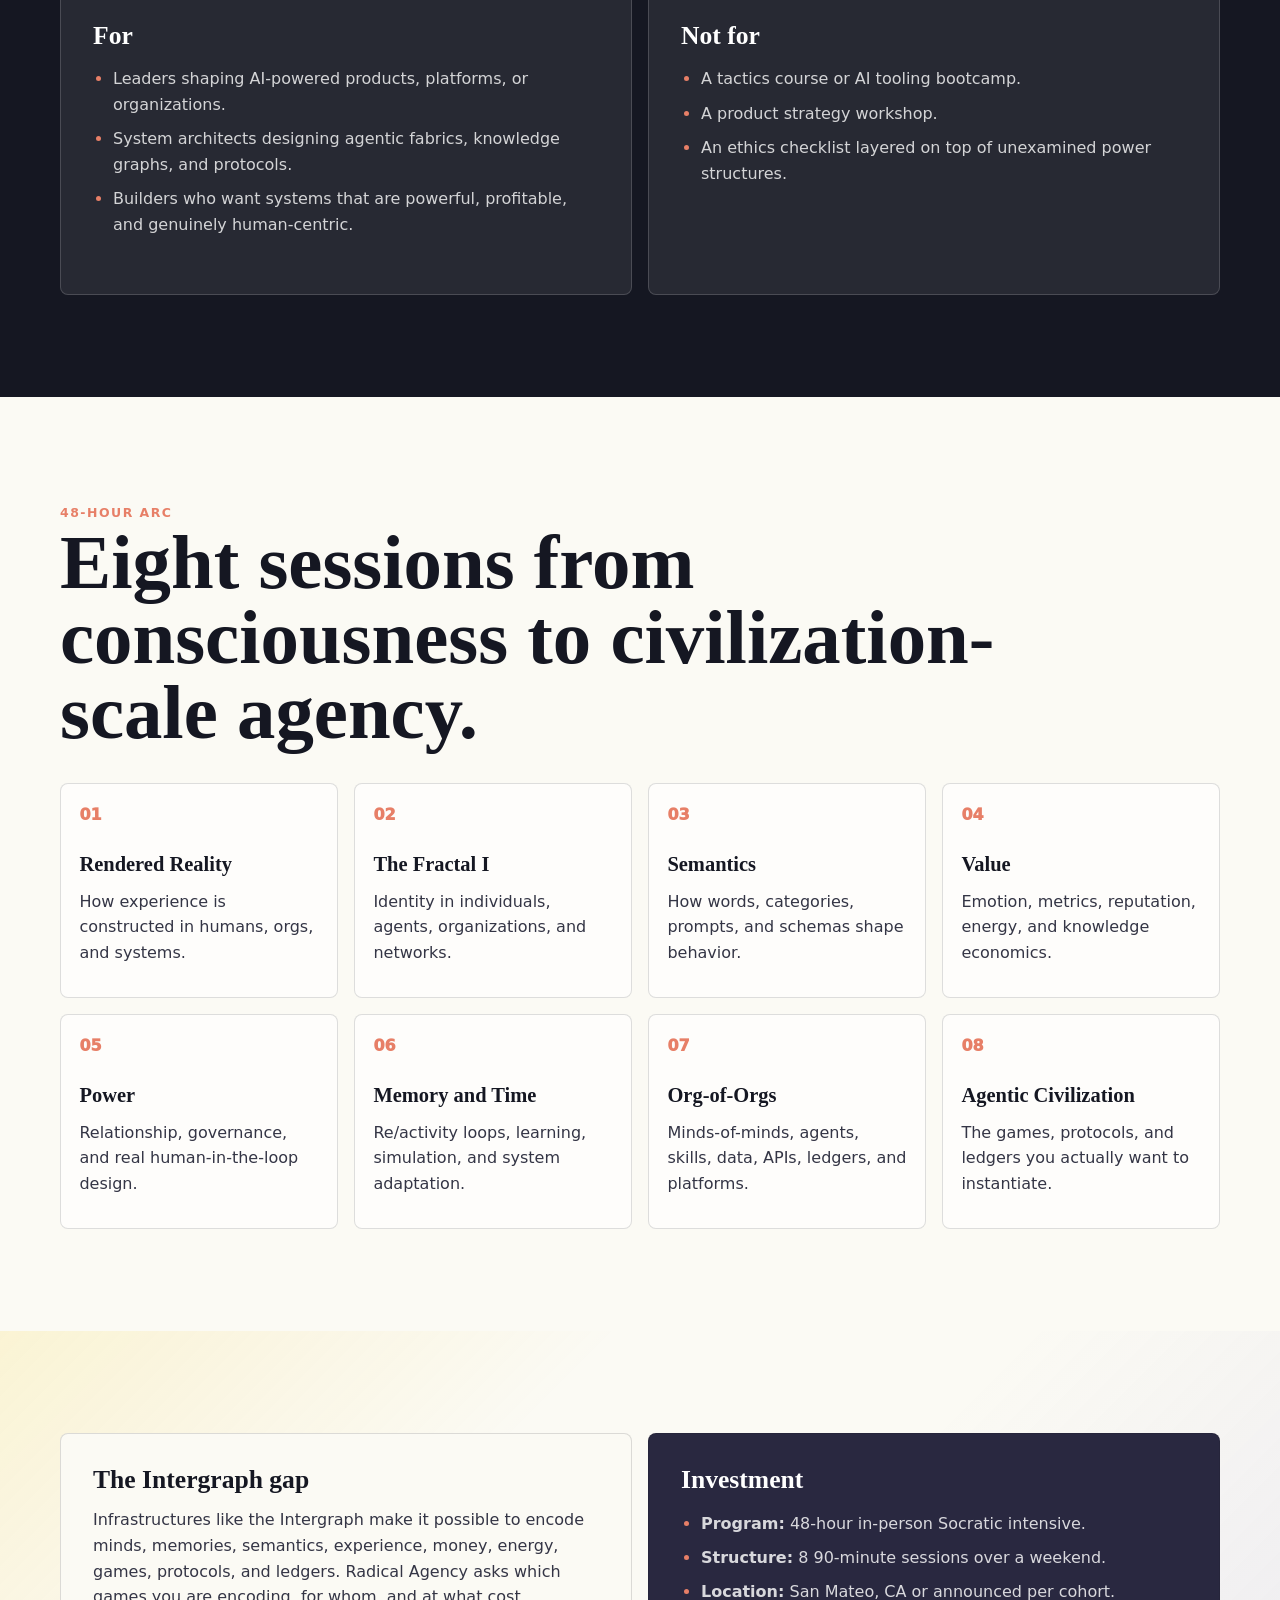
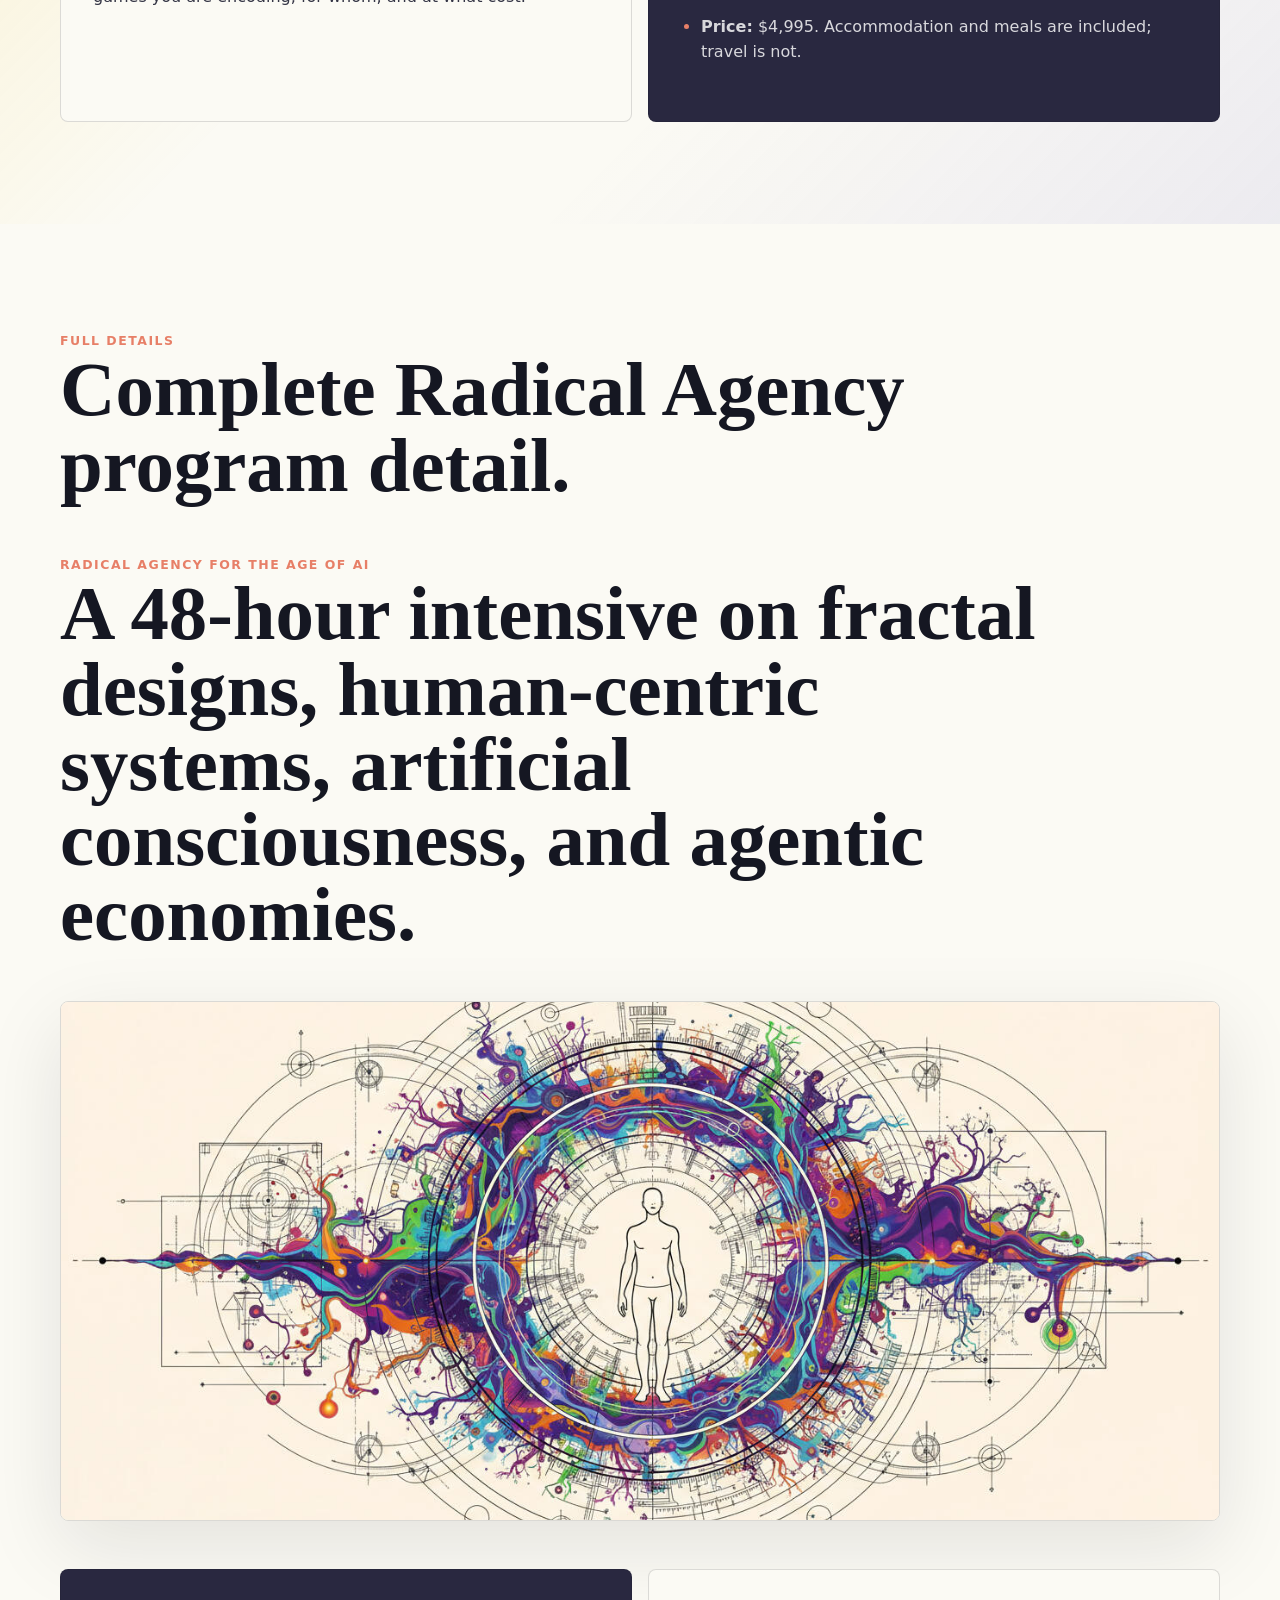
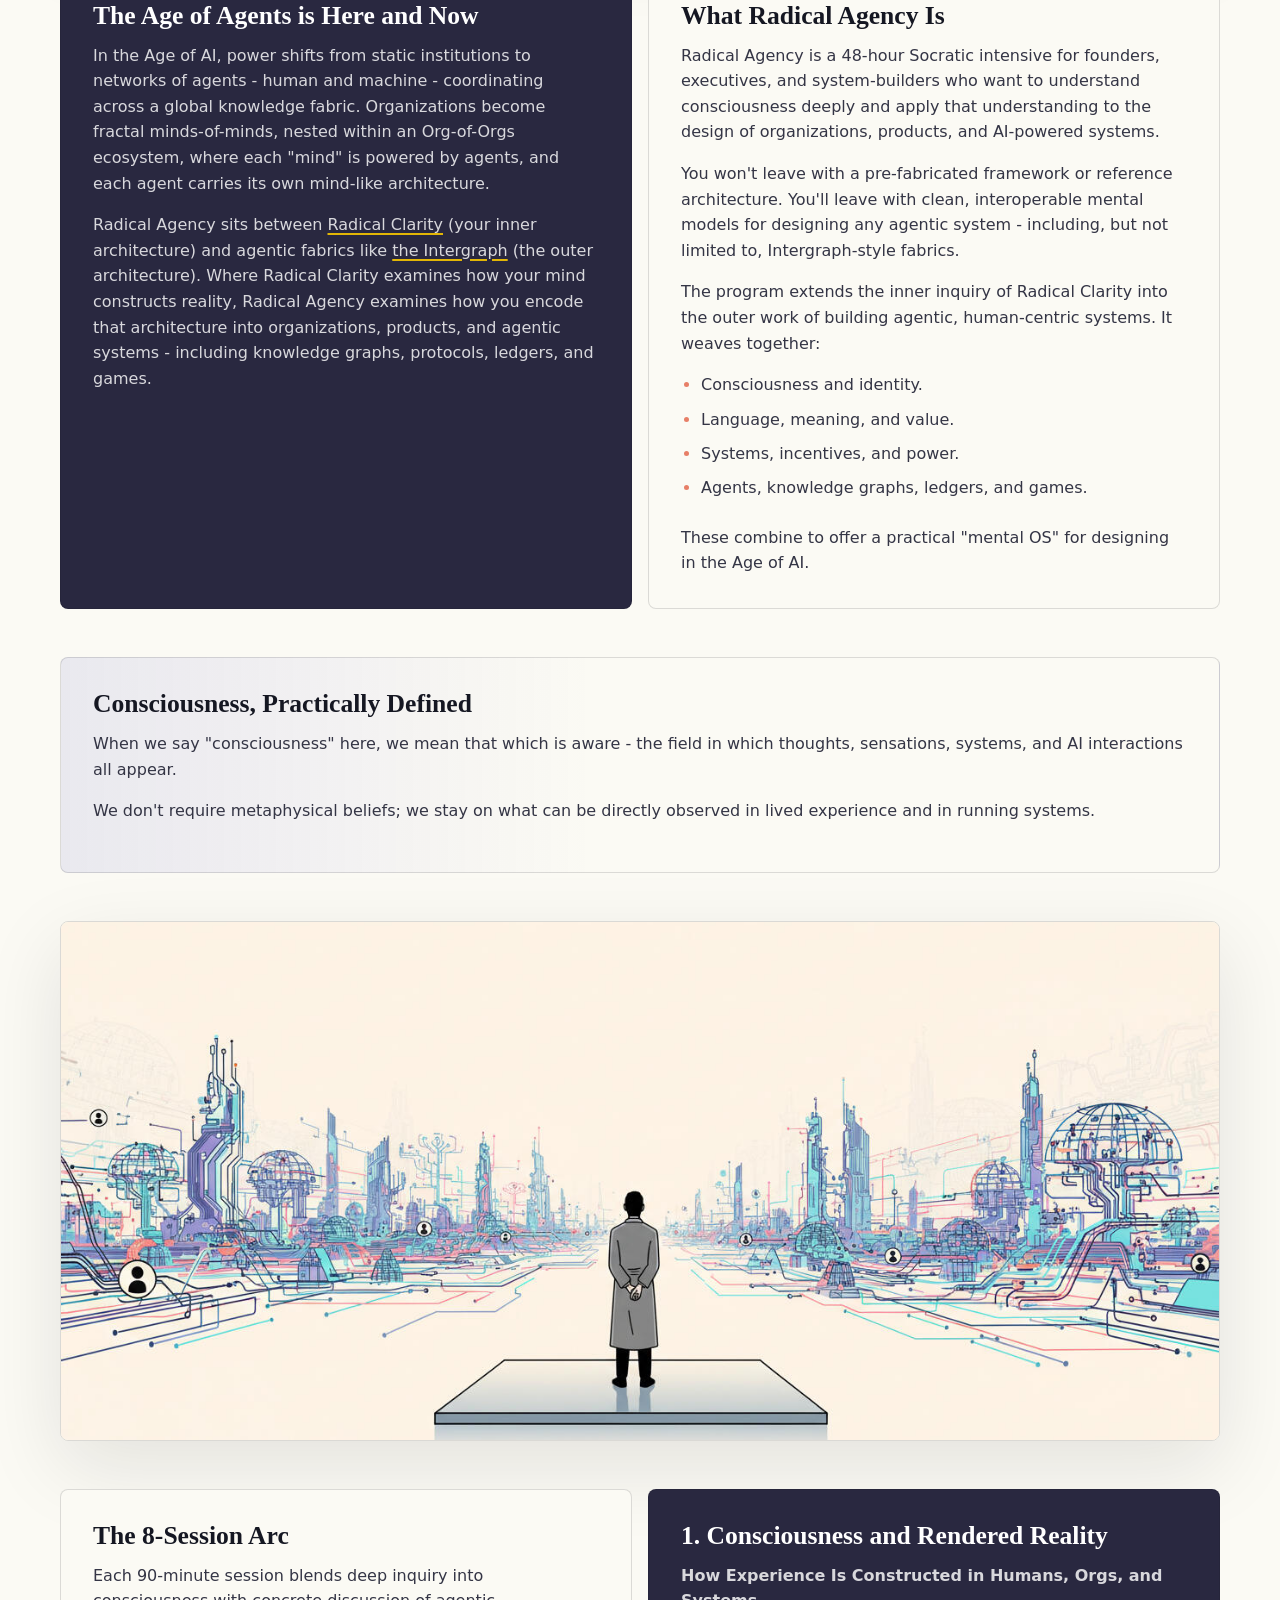
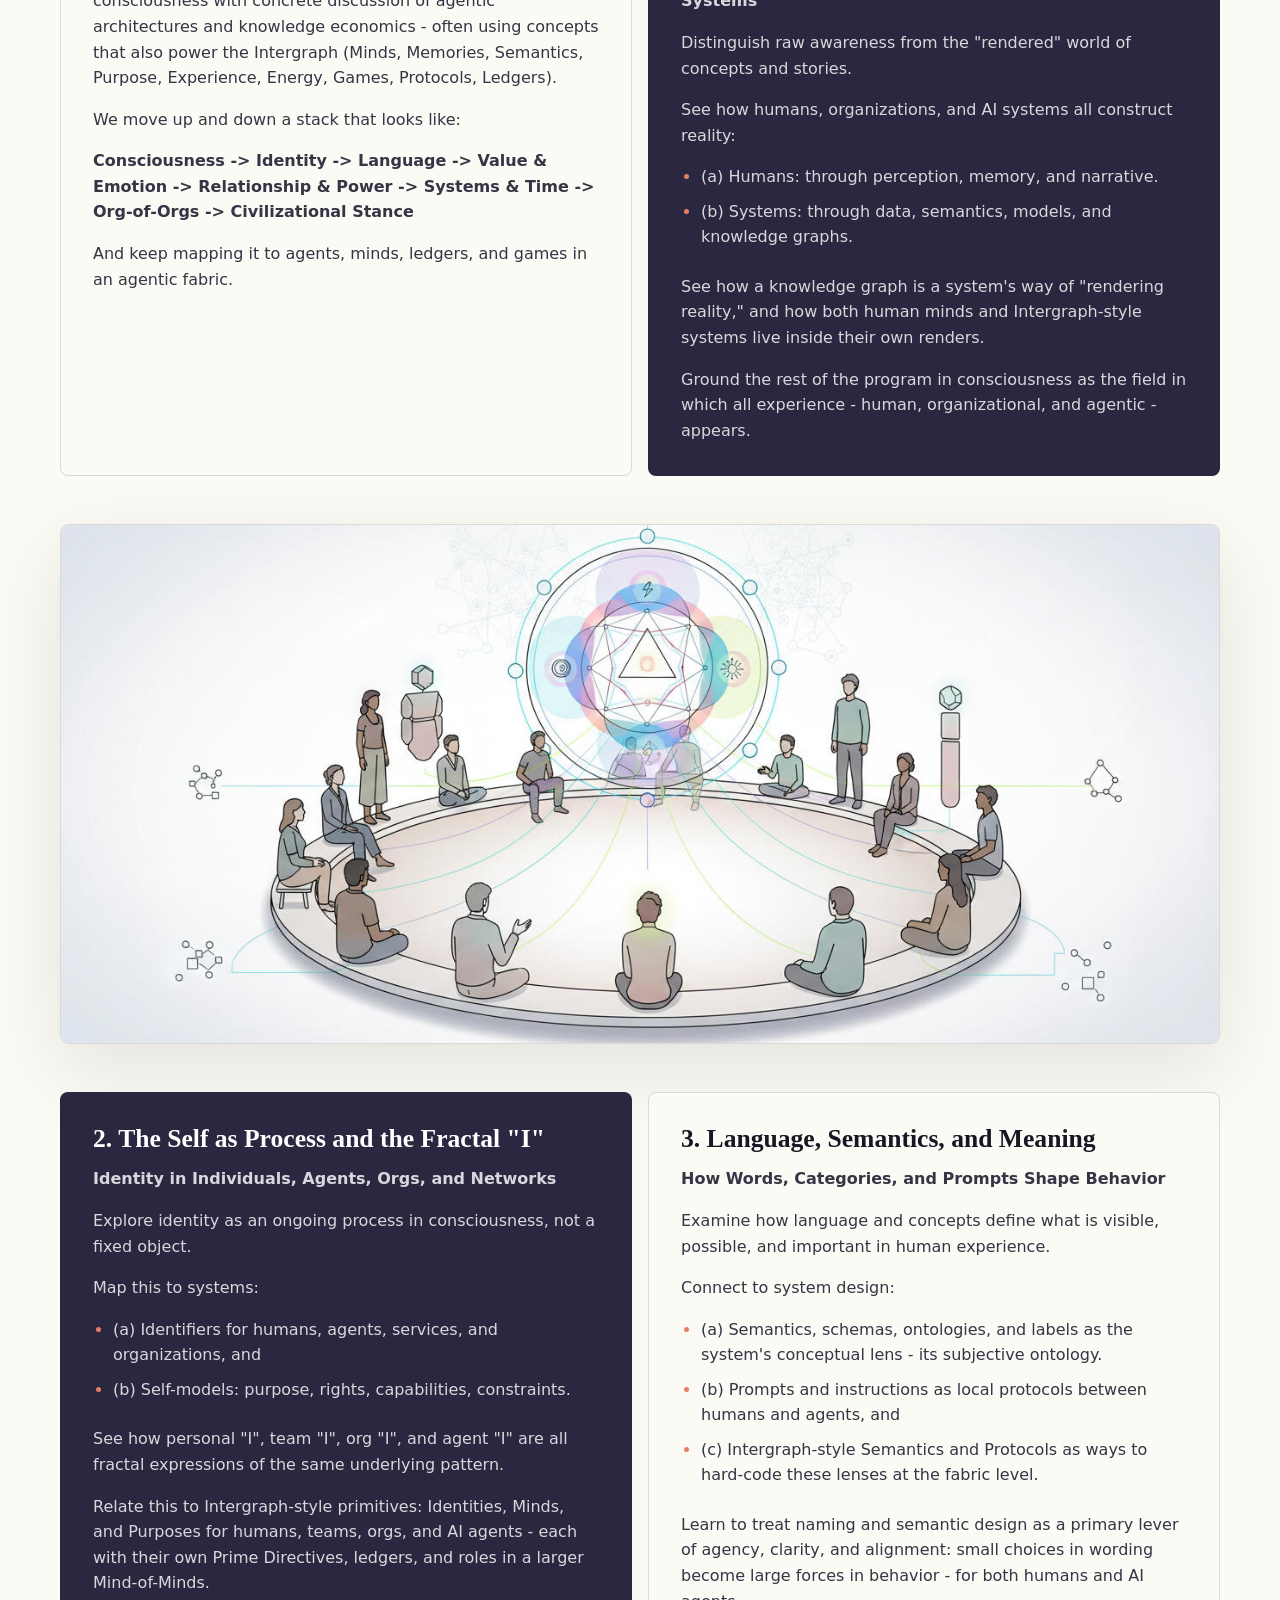
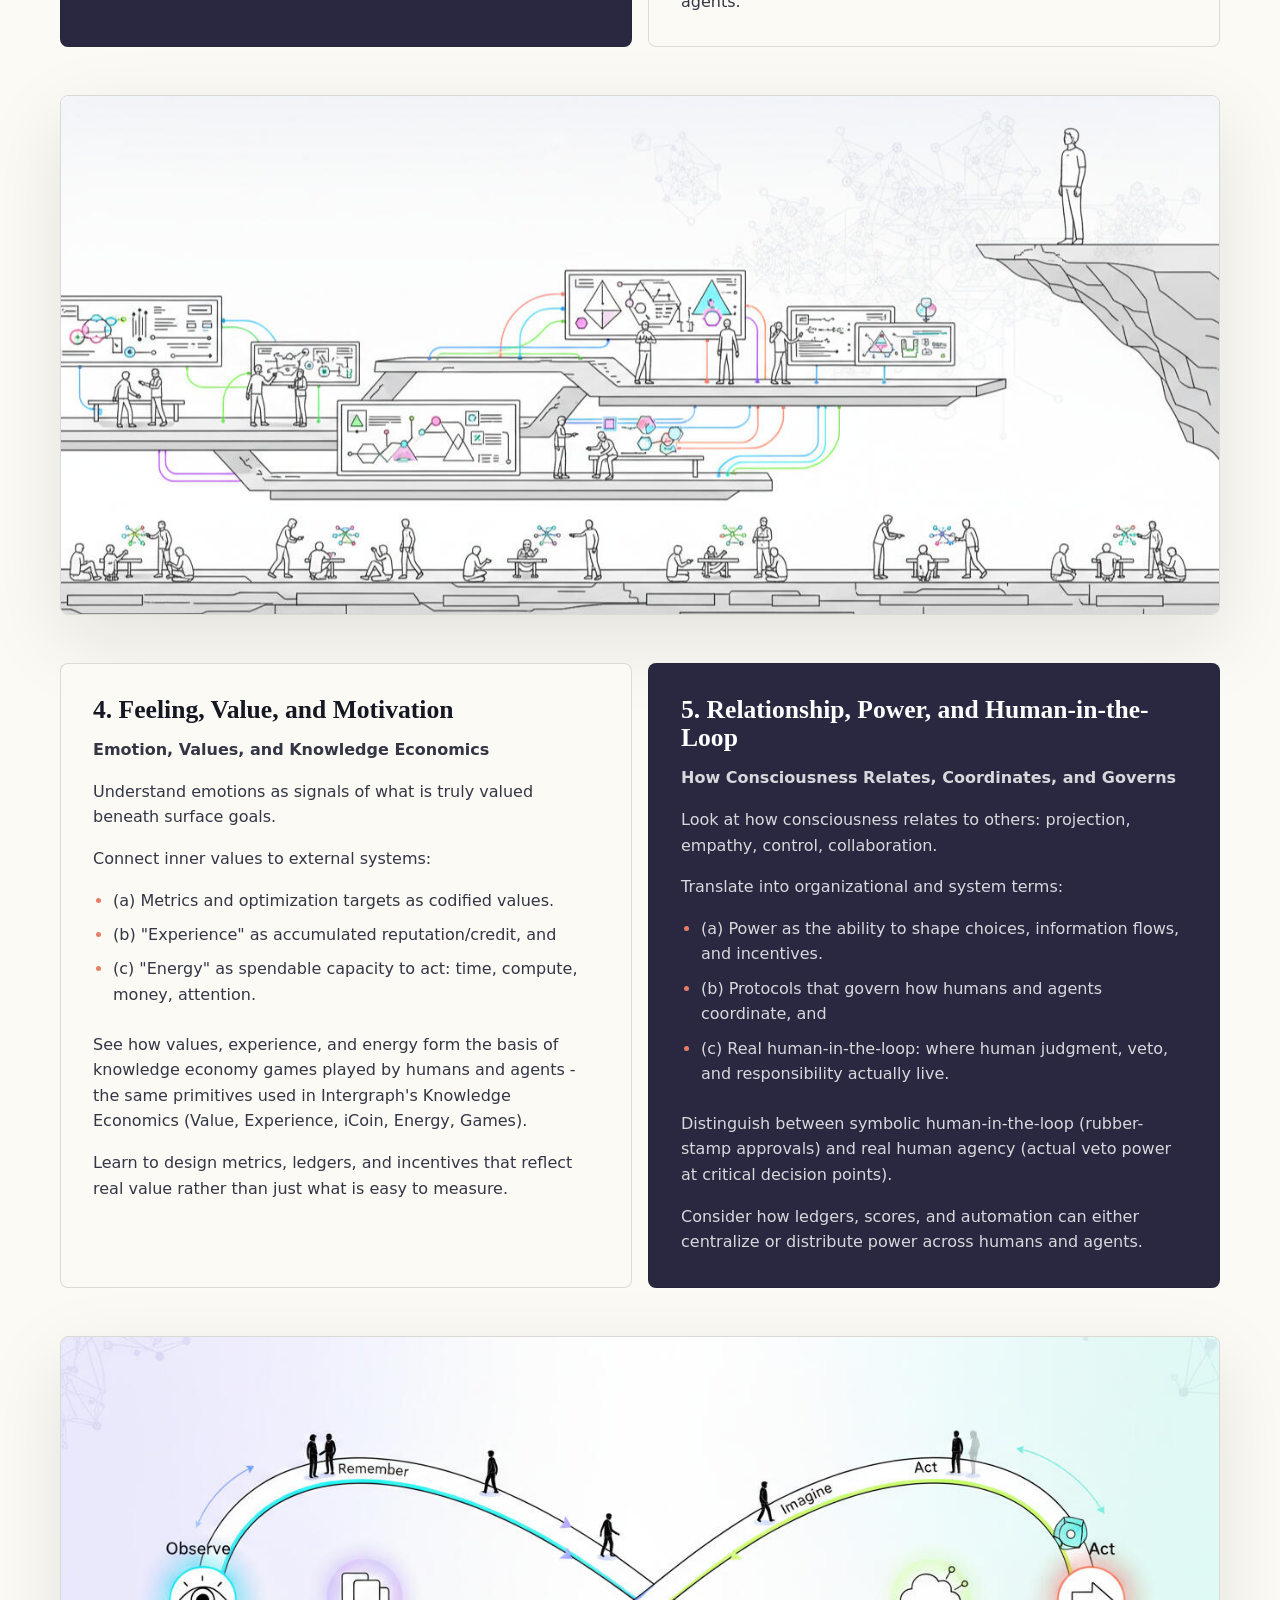
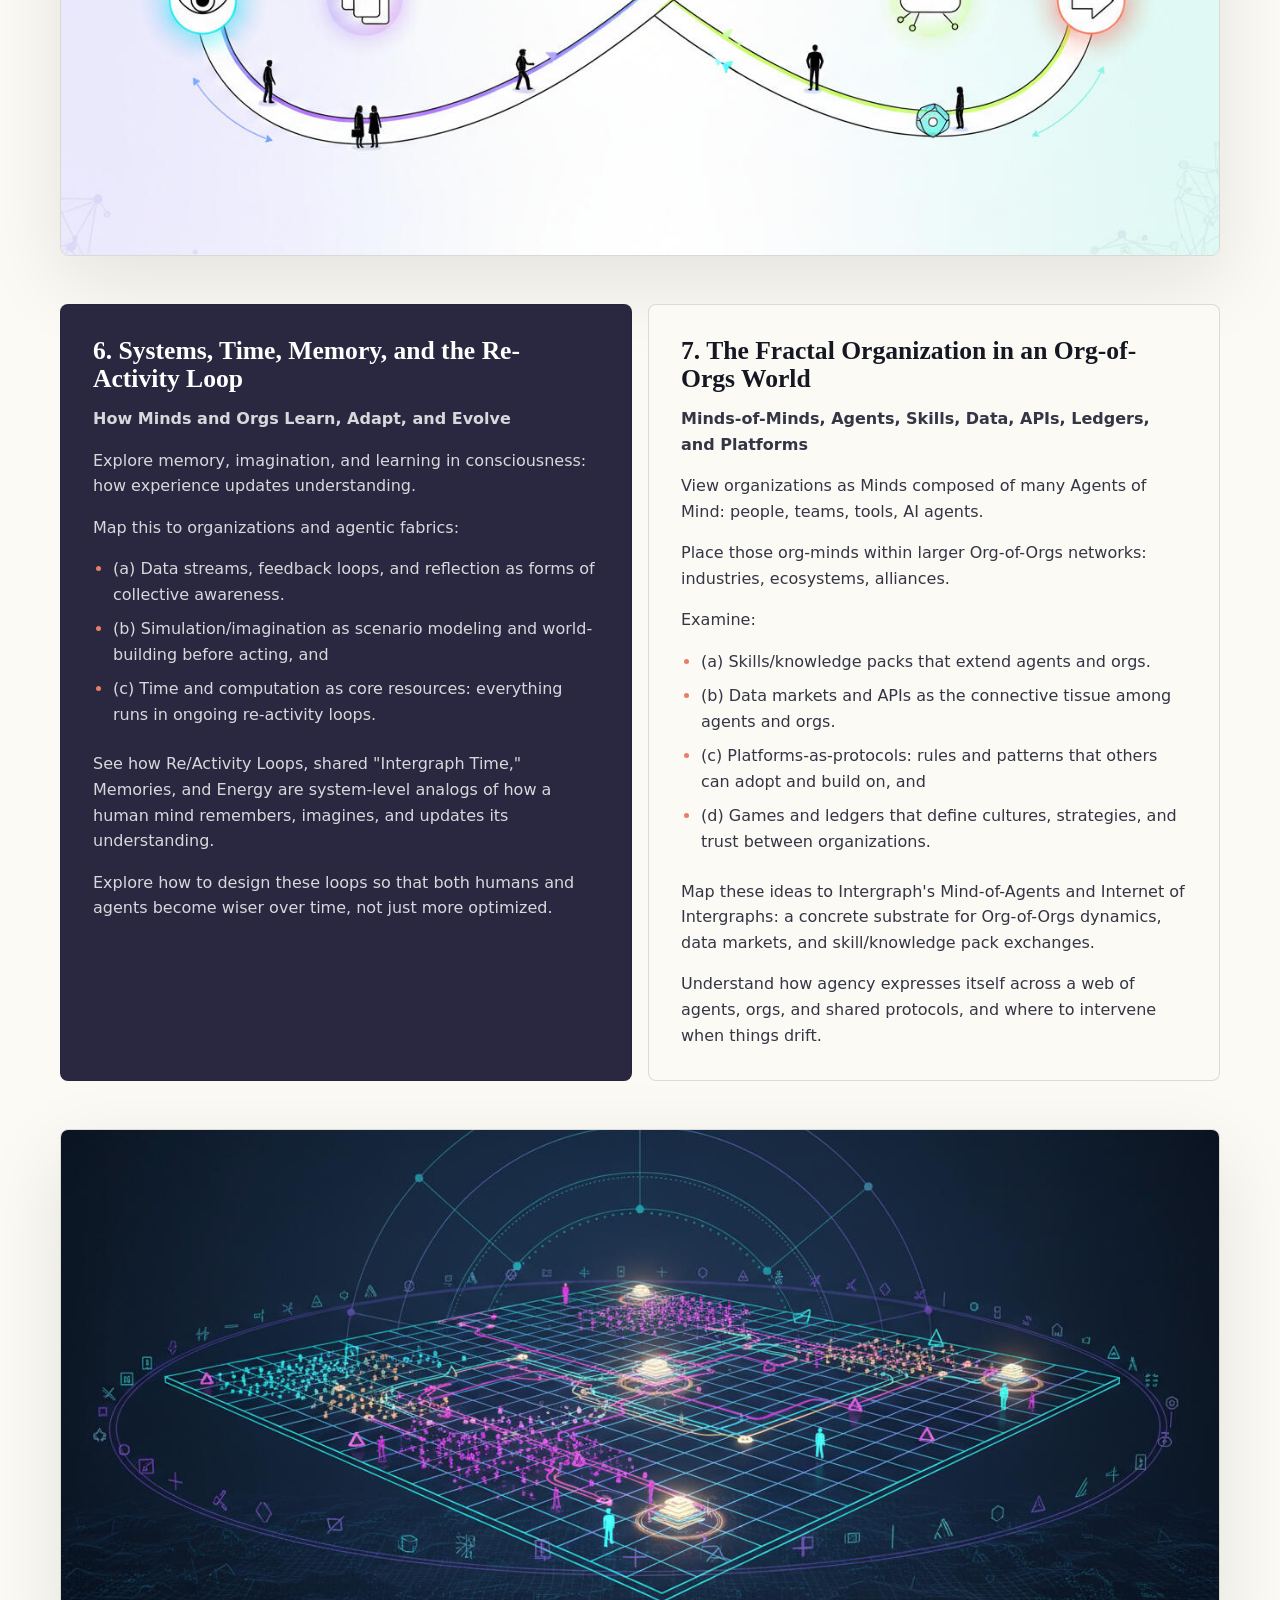
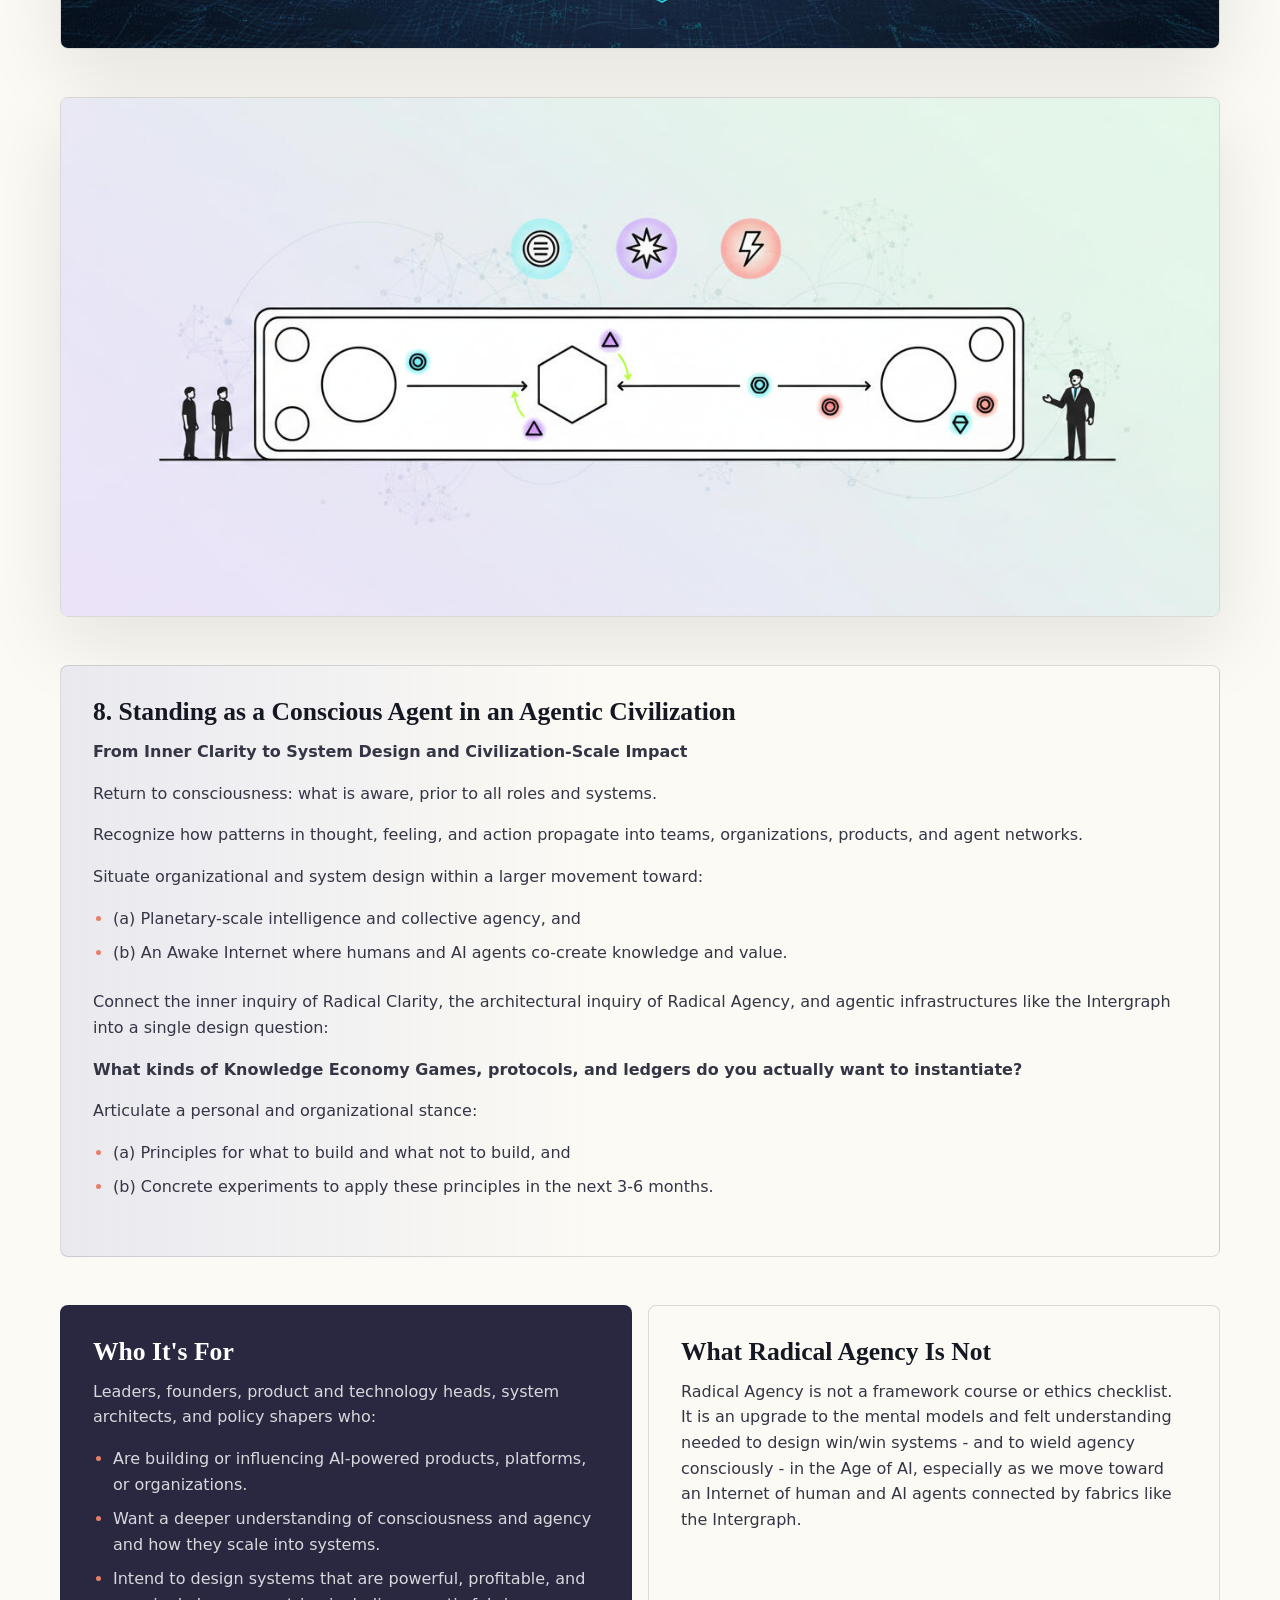
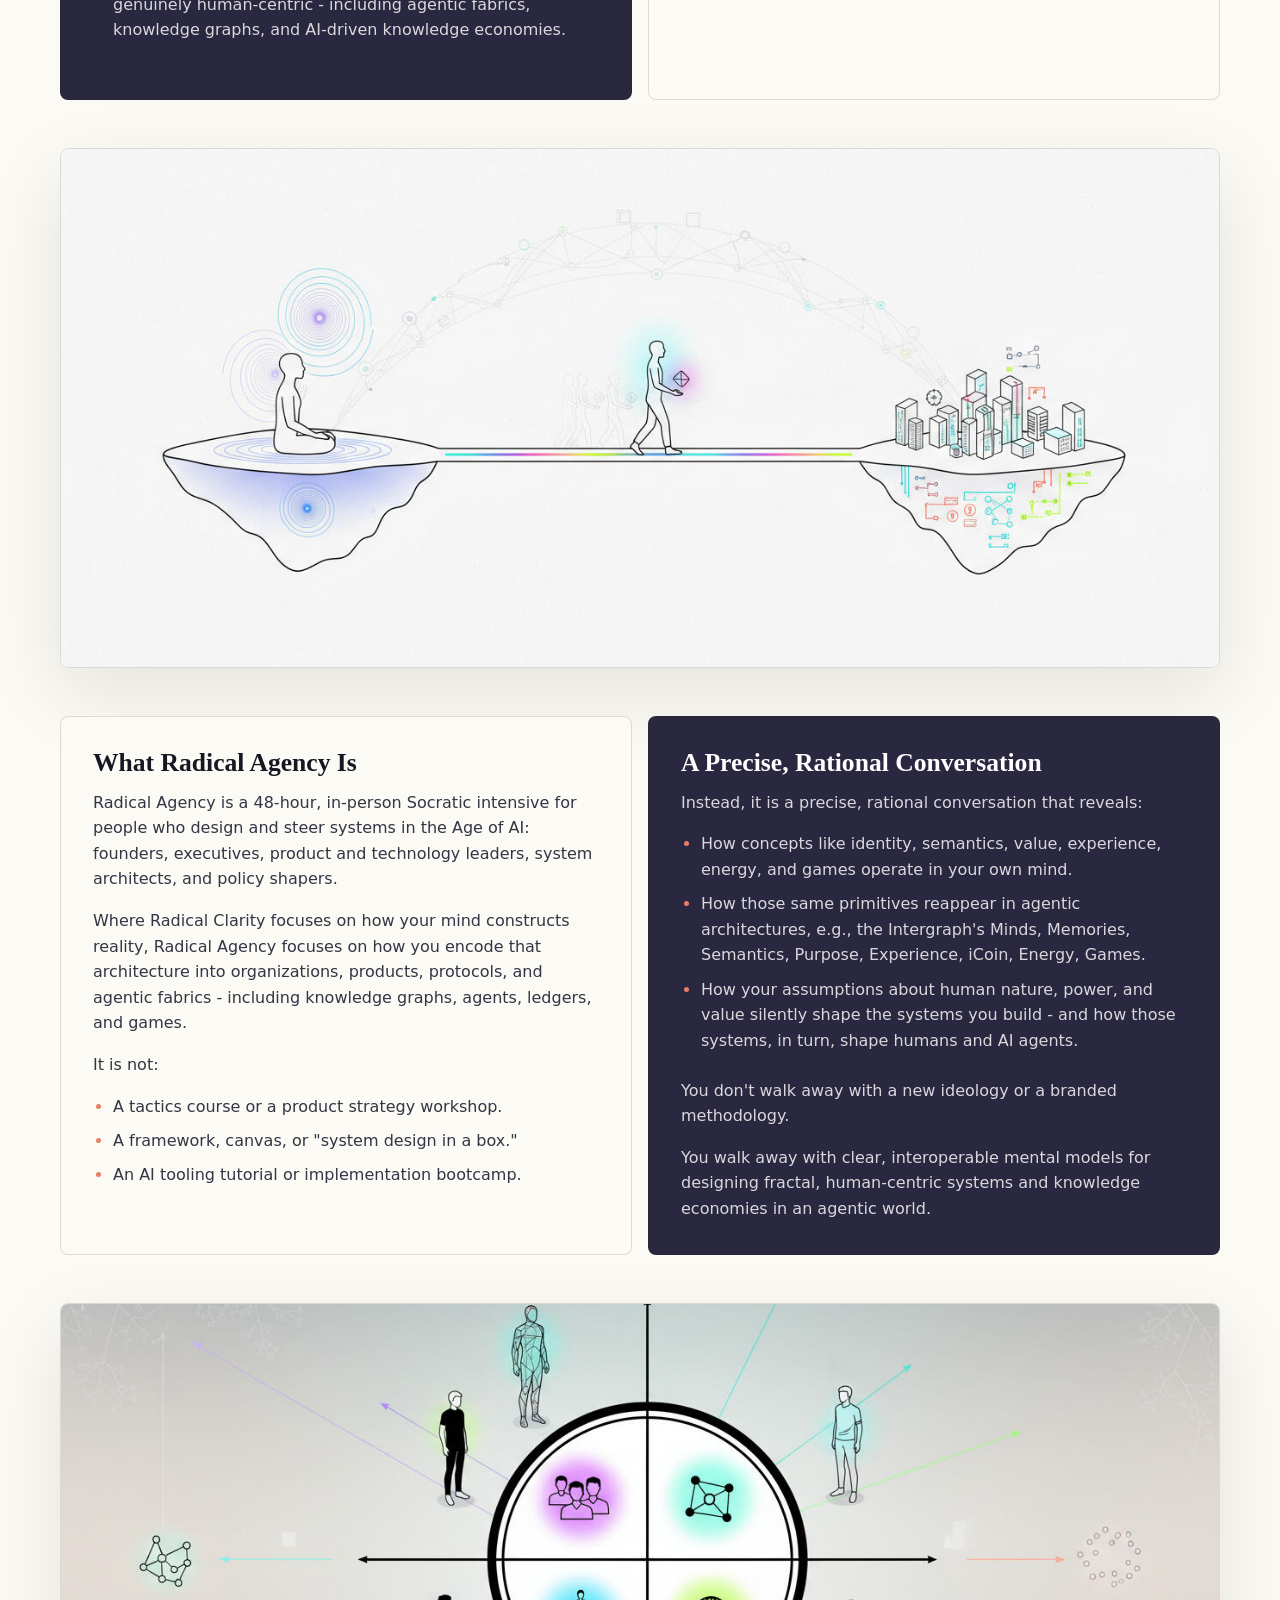
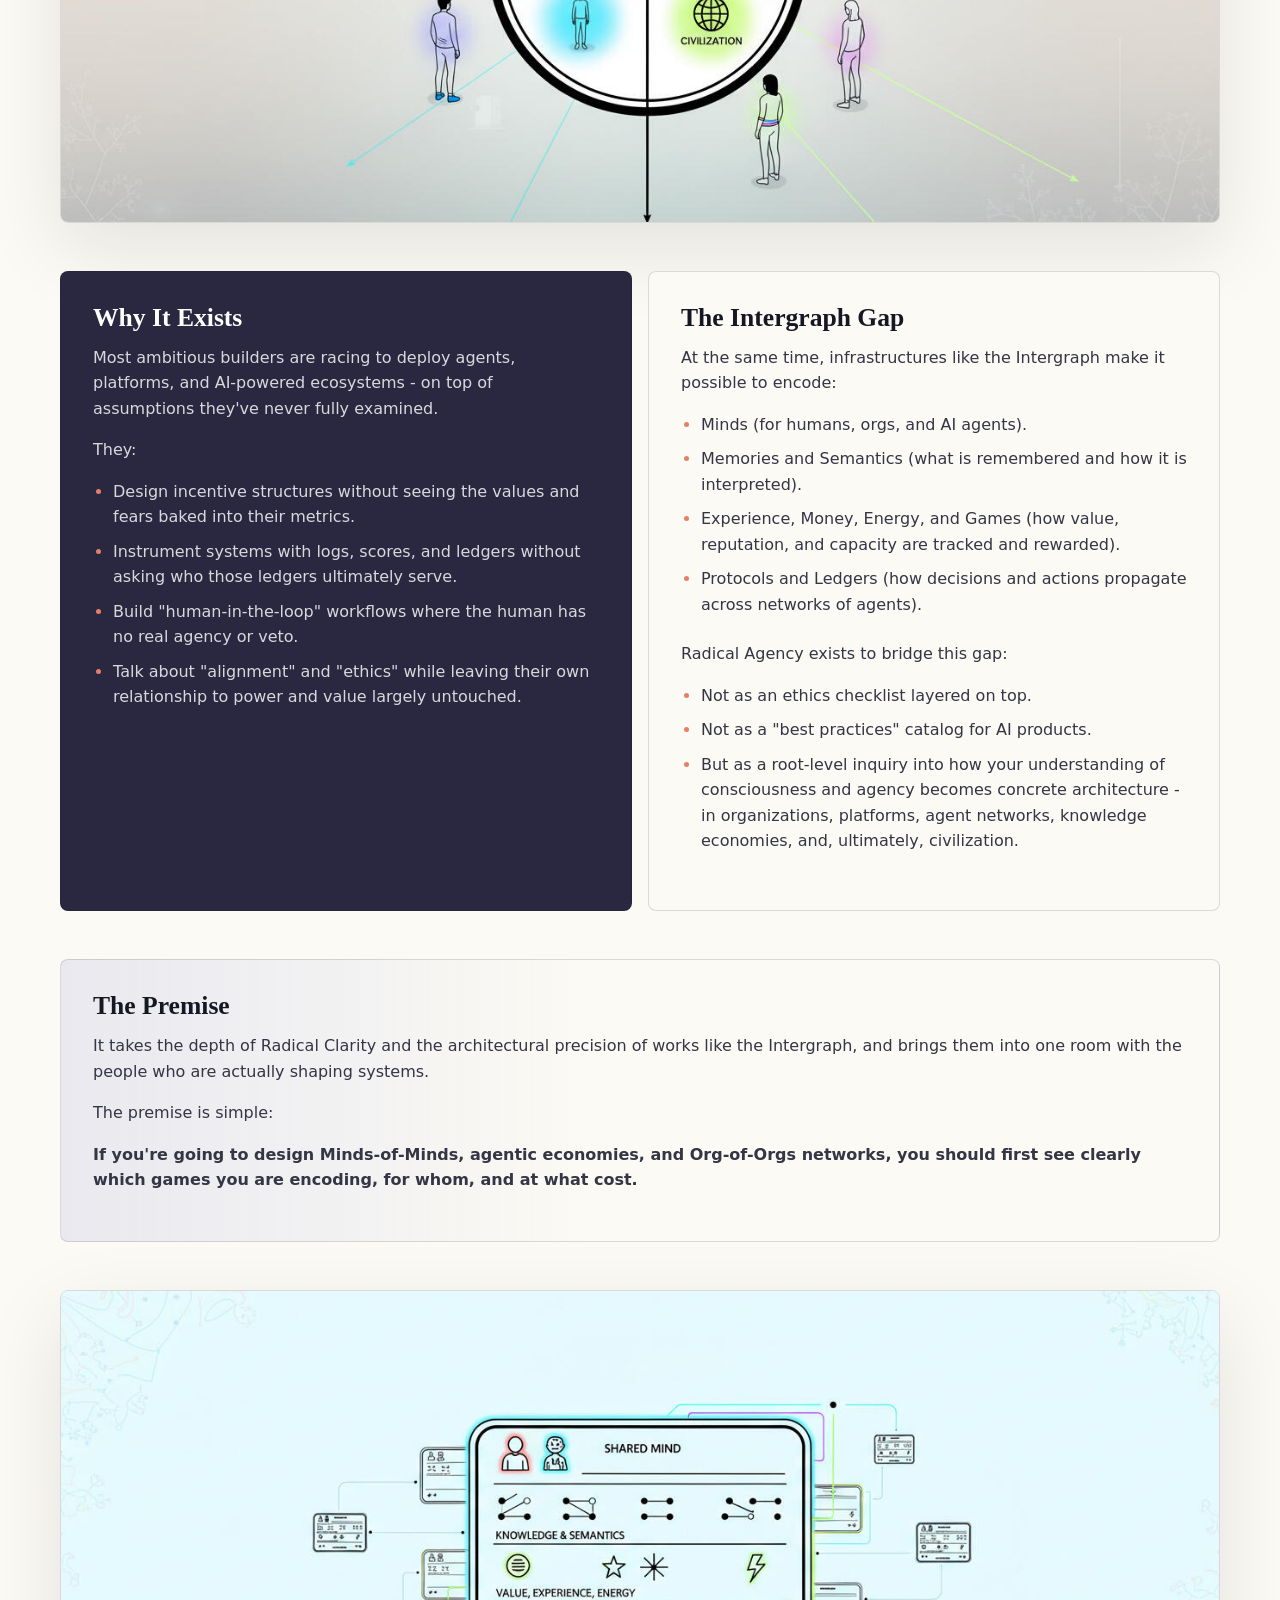
<file: agency.html>
<!doctype html>
<html lang="en">
  <head>
    <meta charset="utf-8">
    <meta name="viewport" content="width=device-width, initial-scale=1">
    <title>Radical Agency | The Fractals Company</title>
    <meta name="description" content="A 48-hour intensive for builders designing human-centric organizations, products, protocols, knowledge graphs, ledgers, games, and agentic systems.">
    <meta property="og:site_name" content="The Fractals Company">
    <meta property="og:title" content="Radical Agency">
    <meta property="og:description" content="Design human-centric organizations, products, protocols, graphs, ledgers, games, and agentic systems with clarity at the architectural layer.">
    <meta property="og:type" content="website">
    <meta property="og:url" content="https://thefractals.co/agency.html">
    <meta property="og:image" content="https://thefractals.co/assets/images/og-fractals.png">
    <meta property="og:image:width" content="1731">
    <meta property="og:image:height" content="909">
    <meta property="og:image:alt" content="Luminous fractal horizon with human silhouettes and network geometry.">
    <meta name="twitter:card" content="summary_large_image">
    <meta name="twitter:title" content="Radical Agency">
    <meta name="twitter:description" content="A Socratic intensive for builders designing human-centric systems and agentic organizations.">
    <meta name="twitter:image" content="https://thefractals.co/assets/images/og-fractals.png">
    <link rel="icon" href="assets/images/image02.jpg">
    <link rel="stylesheet" href="styles.css">
  </head>
  <body>
    <a class="skip-link" href="#main">Skip to content</a>
    <header class="site-header" aria-label="Primary navigation">
      <a class="brand" href="index.html"><img src="assets/images/image02.jpg" alt=""><span>The Fractals</span></a>
      <nav>
        <a href="index.html#programs">Programs</a>
        <a href="clarity.html">Clarity</a>
        <a href="agency.html" aria-current="page">Agency</a>
        <a href="entrepreneurship.html">Entrepreneurship</a>
        <a href="about.html">About</a>
        <a href="faq.html">FAQ</a>
        <a class="nav-cta" href="apply.html?program=agency&originPage=agency">Apply</a>
      </nav>
    </header>

    <main id="main">
      <section class="page-hero agency-hero">
        <img src="assets/images/image38-bce3af87.jpg" alt="" data-reveal>
        <div data-reveal>
          <p class="kicker">Radical Agency</p>
          <h1>Think fractally. Act architecturally.</h1>
          <p class="intro">A 48-hour Socratic intensive for founders, executives, product leaders, technologists, and system-builders designing organizations and AI-powered systems in the age of agents.</p>
          <div class="button-row">
            <a class="button" href="apply.html?program=agency&originPage=agency">Apply for Radical Agency</a>
            <a class="button ghost" href="#structure">See the arc</a>
          </div>
        </div>
      </section>

      <section class="section">
        <div class="content-grid">
          <article class="content-block dark" data-reveal>
            <h3>The age of agents is here</h3>
            <p>Power is shifting from static institutions to networks of human and machine agents coordinating across knowledge fabrics. Organizations become minds-of-minds, nested in larger org-of-org systems.</p>
          </article>
          <article class="content-block" data-reveal>
            <h3>What Radical Agency is</h3>
            <p>Radical Agency extends the inner inquiry of Radical Clarity into the outer work of building agentic, human-centric systems. It connects consciousness, identity, semantics, values, power, protocols, ledgers, and games.</p>
          </article>
        </div>
      </section>

      <section class="section band">
        <div class="section-label" data-reveal>
          <span>Design stance</span>
          <h2>Bridge inner architecture and outer architecture.</h2>
        </div>
        <div class="content-grid">
          <article class="content-block light" data-reveal>
            <h3>For</h3>
            <ul>
              <li>Leaders shaping AI-powered products, platforms, or organizations.</li>
              <li>System architects designing agentic fabrics, knowledge graphs, and protocols.</li>
              <li>Builders who want systems that are powerful, profitable, and genuinely human-centric.</li>
            </ul>
          </article>
          <article class="content-block light" data-reveal>
            <h3>Not for</h3>
            <ul>
              <li>A tactics course or AI tooling bootcamp.</li>
              <li>A product strategy workshop.</li>
              <li>An ethics checklist layered on top of unexamined power structures.</li>
            </ul>
          </article>
        </div>
      </section>

      <section class="section" id="structure">
        <div class="section-label" data-reveal>
          <span>48-hour arc</span>
          <h2>Eight sessions from consciousness to civilization-scale agency.</h2>
        </div>
        <div class="arc-grid">
          <article data-reveal><span>01</span><h3>Rendered Reality</h3><p>How experience is constructed in humans, orgs, and systems.</p></article>
          <article data-reveal><span>02</span><h3>The Fractal I</h3><p>Identity in individuals, agents, organizations, and networks.</p></article>
          <article data-reveal><span>03</span><h3>Semantics</h3><p>How words, categories, prompts, and schemas shape behavior.</p></article>
          <article data-reveal><span>04</span><h3>Value</h3><p>Emotion, metrics, reputation, energy, and knowledge economics.</p></article>
          <article data-reveal><span>05</span><h3>Power</h3><p>Relationship, governance, and real human-in-the-loop design.</p></article>
          <article data-reveal><span>06</span><h3>Memory and Time</h3><p>Re/activity loops, learning, simulation, and system adaptation.</p></article>
          <article data-reveal><span>07</span><h3>Org-of-Orgs</h3><p>Minds-of-minds, agents, skills, data, APIs, ledgers, and platforms.</p></article>
          <article data-reveal><span>08</span><h3>Agentic Civilization</h3><p>The games, protocols, and ledgers you actually want to instantiate.</p></article>
        </div>
      </section>

      <section class="section split-section">
        <div class="content-grid">
          <article class="content-block" data-reveal>
            <h3>The Intergraph gap</h3>
            <p>Infrastructures like the Intergraph make it possible to encode minds, memories, semantics, experience, money, energy, games, protocols, and ledgers. Radical Agency asks which games you are encoding, for whom, and at what cost.</p>
          </article>
          <article class="content-block dark" data-reveal>
            <h3>Investment</h3>
            <ul>
              <li><strong>Program:</strong> 48-hour in-person Socratic intensive.</li>
              <li><strong>Structure:</strong> 8 90-minute sessions over a weekend.</li>
              <li><strong>Location:</strong> San Mateo, CA or announced per cohort.</li>
              <li><strong>Price:</strong> $4,995. Accommodation and meals are included; travel is not.</li>
            </ul>
          </article>
        </div>
      </section>


      <section class="section legacy-detail" id="agency-full">
        <div class="section-label" data-reveal>
          <span>Full details</span>
          <h2>Complete Radical Agency program detail.</h2>
        </div>
        <div class="section-label" data-reveal>
          <span>Radical Agency for the Age of AI</span>
          <h2>A 48-hour intensive on fractal designs, human-centric systems, artificial consciousness, and agentic economies.</h2>
        </div>

        <img class="wide-image" src="assets/images/image38-bce3af87.jpg" alt="" data-reveal>

        <div class="content-grid">
          <article class="content-block dark" data-reveal>
            <h3>The Age of Agents is Here and Now</h3>
            <p>In the Age of AI, power shifts from static institutions to networks of agents - human and machine - coordinating across a global knowledge fabric. Organizations become fractal minds-of-minds, nested within an Org-of-Orgs ecosystem, where each "mind" is powered by agents, and each agent carries its own mind-like architecture.</p>
            <p>Radical Agency sits between <a href="clarity.html#radical-clarity-full">Radical Clarity</a> (your inner architecture) and agentic fabrics like <a href="https://intergraph.ai">the Intergraph</a> (the outer architecture). Where Radical Clarity examines how your mind constructs reality, Radical Agency examines how you encode that architecture into organizations, products, and agentic systems - including knowledge graphs, protocols, ledgers, and games.</p>
          </article>

          <article class="content-block" data-reveal>
            <h3>What Radical Agency Is</h3>
            <p>Radical Agency is a 48-hour Socratic intensive for founders, executives, and system-builders who want to understand consciousness deeply and apply that understanding to the design of organizations, products, and AI-powered systems.</p>
            <p>You won't leave with a pre-fabricated framework or reference architecture. You'll leave with clean, interoperable mental models for designing any agentic system - including, but not limited to, Intergraph-style fabrics.</p>
            <p>The program extends the inner inquiry of Radical Clarity into the outer work of building agentic, human-centric systems. It weaves together:</p>
            <ul>
              <li>Consciousness and identity.</li>
              <li>Language, meaning, and value.</li>
              <li>Systems, incentives, and power.</li>
              <li>Agents, knowledge graphs, ledgers, and games.</li>
            </ul>
            <p>These combine to offer a practical "mental OS" for designing in the Age of AI.</p>
          </article>
        </div>

        <article class="lunch-note" data-reveal>
          <h3>Consciousness, Practically Defined</h3>
          <p>When we say "consciousness" here, we mean that which is aware - the field in which thoughts, sensations, systems, and AI interactions all appear.</p>
          <p>We don't require metaphysical beliefs; we stay on what can be directly observed in lived experience and in running systems.</p>
        </article>

        <img class="wide-image" src="assets/images/image39-bce3af87.jpg" alt="" data-reveal>

        <div class="content-grid">
          <article class="content-block" data-reveal>
            <h3>The 8-Session Arc</h3>
            <p>Each 90-minute session blends deep inquiry into consciousness with concrete discussion of agentic architectures and knowledge economics - often using concepts that also power the Intergraph (Minds, Memories, Semantics, Purpose, Experience, Energy, Games, Protocols, Ledgers).</p>
            <p>We move up and down a stack that looks like:</p>
            <p><strong>Consciousness -> Identity -> Language -> Value &amp; Emotion -> Relationship &amp; Power -> Systems &amp; Time -> Org-of-Orgs -> Civilizational Stance</strong></p>
            <p>And keep mapping it to agents, minds, ledgers, and games in an agentic fabric.</p>
          </article>

          <article class="content-block dark" data-reveal>
            <h3>1. Consciousness and Rendered Reality</h3>
            <p><strong>How Experience Is Constructed in Humans, Orgs, and Systems</strong></p>
            <p>Distinguish raw awareness from the "rendered" world of concepts and stories.</p>
            <p>See how humans, organizations, and AI systems all construct reality:</p>
            <ul>
              <li>(a) Humans: through perception, memory, and narrative.</li>
              <li>(b) Systems: through data, semantics, models, and knowledge graphs.</li>
            </ul>
            <p>See how a knowledge graph is a system's way of "rendering reality," and how both human minds and Intergraph-style systems live inside their own renders.</p>
            <p>Ground the rest of the program in consciousness as the field in which all experience - human, organizational, and agentic - appears.</p>
          </article>
        </div>

        <img class="wide-image" src="assets/images/image40-bce3af87.jpg" alt="" data-reveal>

        <div class="content-grid">
          <article class="content-block dark" data-reveal>
            <h3>2. The Self as Process and the Fractal "I"</h3>
            <p><strong>Identity in Individuals, Agents, Orgs, and Networks</strong></p>
            <p>Explore identity as an ongoing process in consciousness, not a fixed object.</p>
            <p>Map this to systems:</p>
            <ul>
              <li>(a) Identifiers for humans, agents, services, and organizations, and</li>
              <li>(b) Self-models: purpose, rights, capabilities, constraints.</li>
            </ul>
            <p>See how personal "I", team "I", org "I", and agent "I" are all fractal expressions of the same underlying pattern.</p>
            <p>Relate this to Intergraph-style primitives: Identities, Minds, and Purposes for humans, teams, orgs, and AI agents - each with their own Prime Directives, ledgers, and roles in a larger Mind-of-Minds.</p>
          </article>

          <article class="content-block" data-reveal>
            <h3>3. Language, Semantics, and Meaning</h3>
            <p><strong>How Words, Categories, and Prompts Shape Behavior</strong></p>
            <p>Examine how language and concepts define what is visible, possible, and important in human experience.</p>
            <p>Connect to system design:</p>
            <ul>
              <li>(a) Semantics, schemas, ontologies, and labels as the system's conceptual lens - its subjective ontology.</li>
              <li>(b) Prompts and instructions as local protocols between humans and agents, and</li>
              <li>(c) Intergraph-style Semantics and Protocols as ways to hard-code these lenses at the fabric level.</li>
            </ul>
            <p>Learn to treat naming and semantic design as a primary lever of agency, clarity, and alignment: small choices in wording become large forces in behavior - for both humans and AI agents.</p>
          </article>
        </div>

        <img class="wide-image" src="assets/images/image41-bce3af87.jpg" alt="" data-reveal>

        <div class="content-grid">
          <article class="content-block" data-reveal>
            <h3>4. Feeling, Value, and Motivation</h3>
            <p><strong>Emotion, Values, and Knowledge Economics</strong></p>
            <p>Understand emotions as signals of what is truly valued beneath surface goals.</p>
            <p>Connect inner values to external systems:</p>
            <ul>
              <li>(a) Metrics and optimization targets as codified values.</li>
              <li>(b) "Experience" as accumulated reputation/credit, and</li>
              <li>(c) "Energy" as spendable capacity to act: time, compute, money, attention.</li>
            </ul>
            <p>See how values, experience, and energy form the basis of knowledge economy games played by humans and agents - the same primitives used in Intergraph's Knowledge Economics (Value, Experience, iCoin, Energy, Games).</p>
            <p>Learn to design metrics, ledgers, and incentives that reflect real value rather than just what is easy to measure.</p>
          </article>

          <article class="content-block dark" data-reveal>
            <h3>5. Relationship, Power, and Human-in-the-Loop</h3>
            <p><strong>How Consciousness Relates, Coordinates, and Governs</strong></p>
            <p>Look at how consciousness relates to others: projection, empathy, control, collaboration.</p>
            <p>Translate into organizational and system terms:</p>
            <ul>
              <li>(a) Power as the ability to shape choices, information flows, and incentives.</li>
              <li>(b) Protocols that govern how humans and agents coordinate, and</li>
              <li>(c) Real human-in-the-loop: where human judgment, veto, and responsibility actually live.</li>
            </ul>
            <p>Distinguish between symbolic human-in-the-loop (rubber-stamp approvals) and real human agency (actual veto power at critical decision points).</p>
            <p>Consider how ledgers, scores, and automation can either centralize or distribute power across humans and agents.</p>
          </article>
        </div>

        <img class="wide-image" src="assets/images/image42-bce3af87.jpg" alt="" data-reveal>

        <div class="content-grid">
          <article class="content-block dark" data-reveal>
            <h3>6. Systems, Time, Memory, and the Re-Activity Loop</h3>
            <p><strong>How Minds and Orgs Learn, Adapt, and Evolve</strong></p>
            <p>Explore memory, imagination, and learning in consciousness: how experience updates understanding.</p>
            <p>Map this to organizations and agentic fabrics:</p>
            <ul>
              <li>(a) Data streams, feedback loops, and reflection as forms of collective awareness.</li>
              <li>(b) Simulation/imagination as scenario modeling and world-building before acting, and</li>
              <li>(c) Time and computation as core resources: everything runs in ongoing re-activity loops.</li>
            </ul>
            <p>See how Re/Activity Loops, shared "Intergraph Time," Memories, and Energy are system-level analogs of how a human mind remembers, imagines, and updates its understanding.</p>
            <p>Explore how to design these loops so that both humans and agents become wiser over time, not just more optimized.</p>
          </article>

          <article class="content-block" data-reveal>
            <h3>7. The Fractal Organization in an Org-of-Orgs World</h3>
            <p><strong>Minds-of-Minds, Agents, Skills, Data, APIs, Ledgers, and Platforms</strong></p>
            <p>View organizations as Minds composed of many Agents of Mind: people, teams, tools, AI agents.</p>
            <p>Place those org-minds within larger Org-of-Orgs networks: industries, ecosystems, alliances.</p>
            <p>Examine:</p>
            <ul>
              <li>(a) Skills/knowledge packs that extend agents and orgs.</li>
              <li>(b) Data markets and APIs as the connective tissue among agents and orgs.</li>
              <li>(c) Platforms-as-protocols: rules and patterns that others can adopt and build on, and</li>
              <li>(d) Games and ledgers that define cultures, strategies, and trust between organizations.</li>
            </ul>
            <p>Map these ideas to Intergraph's Mind-of-Agents and Internet of Intergraphs: a concrete substrate for Org-of-Orgs dynamics, data markets, and skill/knowledge pack exchanges.</p>
            <p>Understand how agency expresses itself across a web of agents, orgs, and shared protocols, and where to intervene when things drift.</p>
          </article>
        </div>

        <img class="wide-image" src="assets/images/image63-bce3af87.jpg" alt="" data-reveal>
        <img class="wide-image" src="assets/images/image43-a07ba9c7.jpg" alt="" data-reveal>

        <article class="lunch-note" data-reveal>
          <h3>8. Standing as a Conscious Agent in an Agentic Civilization</h3>
          <p><strong>From Inner Clarity to System Design and Civilization-Scale Impact</strong></p>
          <p>Return to consciousness: what is aware, prior to all roles and systems.</p>
          <p>Recognize how patterns in thought, feeling, and action propagate into teams, organizations, products, and agent networks.</p>
          <p>Situate organizational and system design within a larger movement toward:</p>
          <ul>
            <li>(a) Planetary-scale intelligence and collective agency, and</li>
            <li>(b) An Awake Internet where humans and AI agents co-create knowledge and value.</li>
          </ul>
          <p>Connect the inner inquiry of Radical Clarity, the architectural inquiry of Radical Agency, and agentic infrastructures like the Intergraph into a single design question:</p>
          <p><strong>What kinds of Knowledge Economy Games, protocols, and ledgers do you actually want to instantiate?</strong></p>
          <p>Articulate a personal and organizational stance:</p>
          <ul>
            <li>(a) Principles for what to build and what not to build, and</li>
            <li>(b) Concrete experiments to apply these principles in the next 3-6 months.</li>
          </ul>
        </article>

        <div class="content-grid">
          <article class="content-block dark" data-reveal>
            <h3>Who It's For</h3>
            <p>Leaders, founders, product and technology heads, system architects, and policy shapers who:</p>
            <ul>
              <li>Are building or influencing AI-powered products, platforms, or organizations.</li>
              <li>Want a deeper understanding of consciousness and agency and how they scale into systems.</li>
              <li>Intend to design systems that are powerful, profitable, and genuinely human-centric - including agentic fabrics, knowledge graphs, and AI-driven knowledge economies.</li>
            </ul>
          </article>

          <article class="content-block" data-reveal>
            <h3>What Radical Agency Is Not</h3>
            <p>Radical Agency is not a framework course or ethics checklist. It is an upgrade to the mental models and felt understanding needed to design win/win systems - and to wield agency consciously - in the Age of AI, especially as we move toward an Internet of human and AI agents connected by fabrics like the Intergraph.</p>
          </article>
        </div>

        <img class="wide-image" src="assets/images/image44-a07ba9c7.jpg" alt="" data-reveal>

        <div class="content-grid">
          <article class="content-block" data-reveal>
            <h3>What Radical Agency Is</h3>
            <p>Radical Agency is a 48-hour, in-person Socratic intensive for people who design and steer systems in the Age of AI: founders, executives, product and technology leaders, system architects, and policy shapers.</p>
            <p>Where Radical Clarity focuses on how your mind constructs reality, Radical Agency focuses on how you encode that architecture into organizations, products, protocols, and agentic fabrics - including knowledge graphs, agents, ledgers, and games.</p>
            <p>It is not:</p>
            <ul>
              <li>A tactics course or a product strategy workshop.</li>
              <li>A framework, canvas, or "system design in a box."</li>
              <li>An AI tooling tutorial or implementation bootcamp.</li>
            </ul>
          </article>

          <article class="content-block dark" data-reveal>
            <h3>A Precise, Rational Conversation</h3>
            <p>Instead, it is a precise, rational conversation that reveals:</p>
            <ul>
              <li>How concepts like identity, semantics, value, experience, energy, and games operate in your own mind.</li>
              <li>How those same primitives reappear in agentic architectures, e.g., the Intergraph's Minds, Memories, Semantics, Purpose, Experience, iCoin, Energy, Games.</li>
              <li>How your assumptions about human nature, power, and value silently shape the systems you build - and how those systems, in turn, shape humans and AI agents.</li>
            </ul>
            <p>You don't walk away with a new ideology or a branded methodology.</p>
            <p>You walk away with clear, interoperable mental models for designing fractal, human-centric systems and knowledge economies in an agentic world.</p>
          </article>
        </div>

        <img class="wide-image" src="assets/images/image46-a07ba9c7.jpg" alt="" data-reveal>

        <div class="content-grid">
          <article class="content-block dark" data-reveal>
            <h3>Why It Exists</h3>
            <p>Most ambitious builders are racing to deploy agents, platforms, and AI-powered ecosystems - on top of assumptions they've never fully examined.</p>
            <p>They:</p>
            <ul>
              <li>Design incentive structures without seeing the values and fears baked into their metrics.</li>
              <li>Instrument systems with logs, scores, and ledgers without asking who those ledgers ultimately serve.</li>
              <li>Build "human-in-the-loop" workflows where the human has no real agency or veto.</li>
              <li>Talk about "alignment" and "ethics" while leaving their own relationship to power and value largely untouched.</li>
            </ul>
          </article>

          <article class="content-block" data-reveal>
            <h3>The Intergraph Gap</h3>
            <p>At the same time, infrastructures like the Intergraph make it possible to encode:</p>
            <ul>
              <li>Minds (for humans, orgs, and AI agents).</li>
              <li>Memories and Semantics (what is remembered and how it is interpreted).</li>
              <li>Experience, Money, Energy, and Games (how value, reputation, and capacity are tracked and rewarded).</li>
              <li>Protocols and Ledgers (how decisions and actions propagate across networks of agents).</li>
            </ul>
            <p>Radical Agency exists to bridge this gap:</p>
            <ul>
              <li>Not as an ethics checklist layered on top.</li>
              <li>Not as a "best practices" catalog for AI products.</li>
              <li>But as a root-level inquiry into how your understanding of consciousness and agency becomes concrete architecture - in organizations, platforms, agent networks, knowledge economies, and, ultimately, civilization.</li>
            </ul>
          </article>
        </div>

        <article class="lunch-note" data-reveal>
          <h3>The Premise</h3>
          <p>It takes the depth of Radical Clarity and the architectural precision of works like the Intergraph, and brings them into one room with the people who are actually shaping systems.</p>
          <p>The premise is simple:</p>
          <p><strong>If you're going to design Minds-of-Minds, agentic economies, and Org-of-Orgs networks, you should first see clearly which games you are encoding, for whom, and at what cost.</strong></p>
        </article>

        <img class="wide-image" src="assets/images/image47-a07ba9c7.jpg" alt="" data-reveal>

        <div class="content-grid">
          <article class="content-block" data-reveal>
            <h3>What You Will Encounter</h3>
            <p>Radical Agency does not attempt to give you "the right way" to build systems.</p>
            <p>It simply removes enough confusion that you can see what you are actually doing.</p>
            <p>Participants commonly report:</p>
            <ul>
              <li>A sharper sense of how their inner architecture (identity, language, fear, value) is mirrored in their outer architectures (org structures, incentives, product design, protocols).</li>
              <li>A clearer understanding of knowledge economics: how Experience, Energy, and value units (like iCoin) can be used to create win-win or extractive games for humans and agents.</li>
              <li>A more honest view of power: where it really lives in their systems, who has real agency, and where "human-in-the-loop" is a story rather than a fact.</li>
              <li>A more nuanced relationship to AI agents and fabrics like the Intergraph: seeing them not as neutral tools, but as amplifiers of the patterns they choose to encode.</li>
              <li>A sense of design stance: clearer principles about what they are willing to build, what they will not build, and why.</li>
            </ul>
          </article>

          <article class="content-block dark" data-reveal>
            <h3>You Can Expect To</h3>
            <ul>
              <li>Move repeatedly between direct experience (your own consciousness and identity) and concrete architectures (agents, graphs, ledgers, protocols, games).</li>
              <li>Examine specific challenges - product decisions, governance models, incentive designs, data/AI architectures - not to solve them tactically, but to expose the assumptions and games underneath.</li>
              <li>See how concepts from Radical Clarity (experience, identity, language, incentives, systems, AI as mirror) map almost one-to-one onto concepts from the Intergraph (Minds, Semantics, Re/Activity Loops, Experience, iCoin, Energy, Games, Ledgers).</li>
            </ul>
            <p>These are not guaranteed outcomes; they are typical consequences of seeing more clearly.</p>
          </article>
        </div>

        <article class="content-block dark" data-reveal>
          <h3>The Program Promises Nothing</h3>
          <p>The program itself promises nothing:</p>
          <ul>
            <li>No "X% better leadership."</li>
            <li>No "Y% more effective AI strategy."</li>
            <li>No "Z-step framework for responsible agents."</li>
          </ul>
          <p>It offers something prior to all of that:</p>
          <p>A clean, rational, non-woo conversation about how consciousness, agency, and architecture actually work - and how you are already using them to shape the systems, agents, and economies of the Age of AI.</p>
        </article>

        <img class="wide-image" src="assets/images/image45-a07ba9c7.jpg" alt="" data-reveal>
        <img class="wide-image" src="assets/images/image37-a07ba9c7.jpg" alt="" data-reveal>


      </section>

      <section class="section cta-band">
        <div data-reveal>
          <p class="kicker">Application</p>
          <h2>Apply for Radical Agency.</h2>
          <a class="button" href="apply.html?program=agency&originPage=agency">Start the application</a>
        </div>
      </section>
    </main>

    <footer class="site-footer">
      <img src="assets/images/image02.jpg" alt="">
      <p>&copy; The Fractals Company | San Mateo, CA</p>
      <a href="index.html">Back to home</a>
    </footer>
    <script src="script.js"></script>
  </body>
</html>
</file>
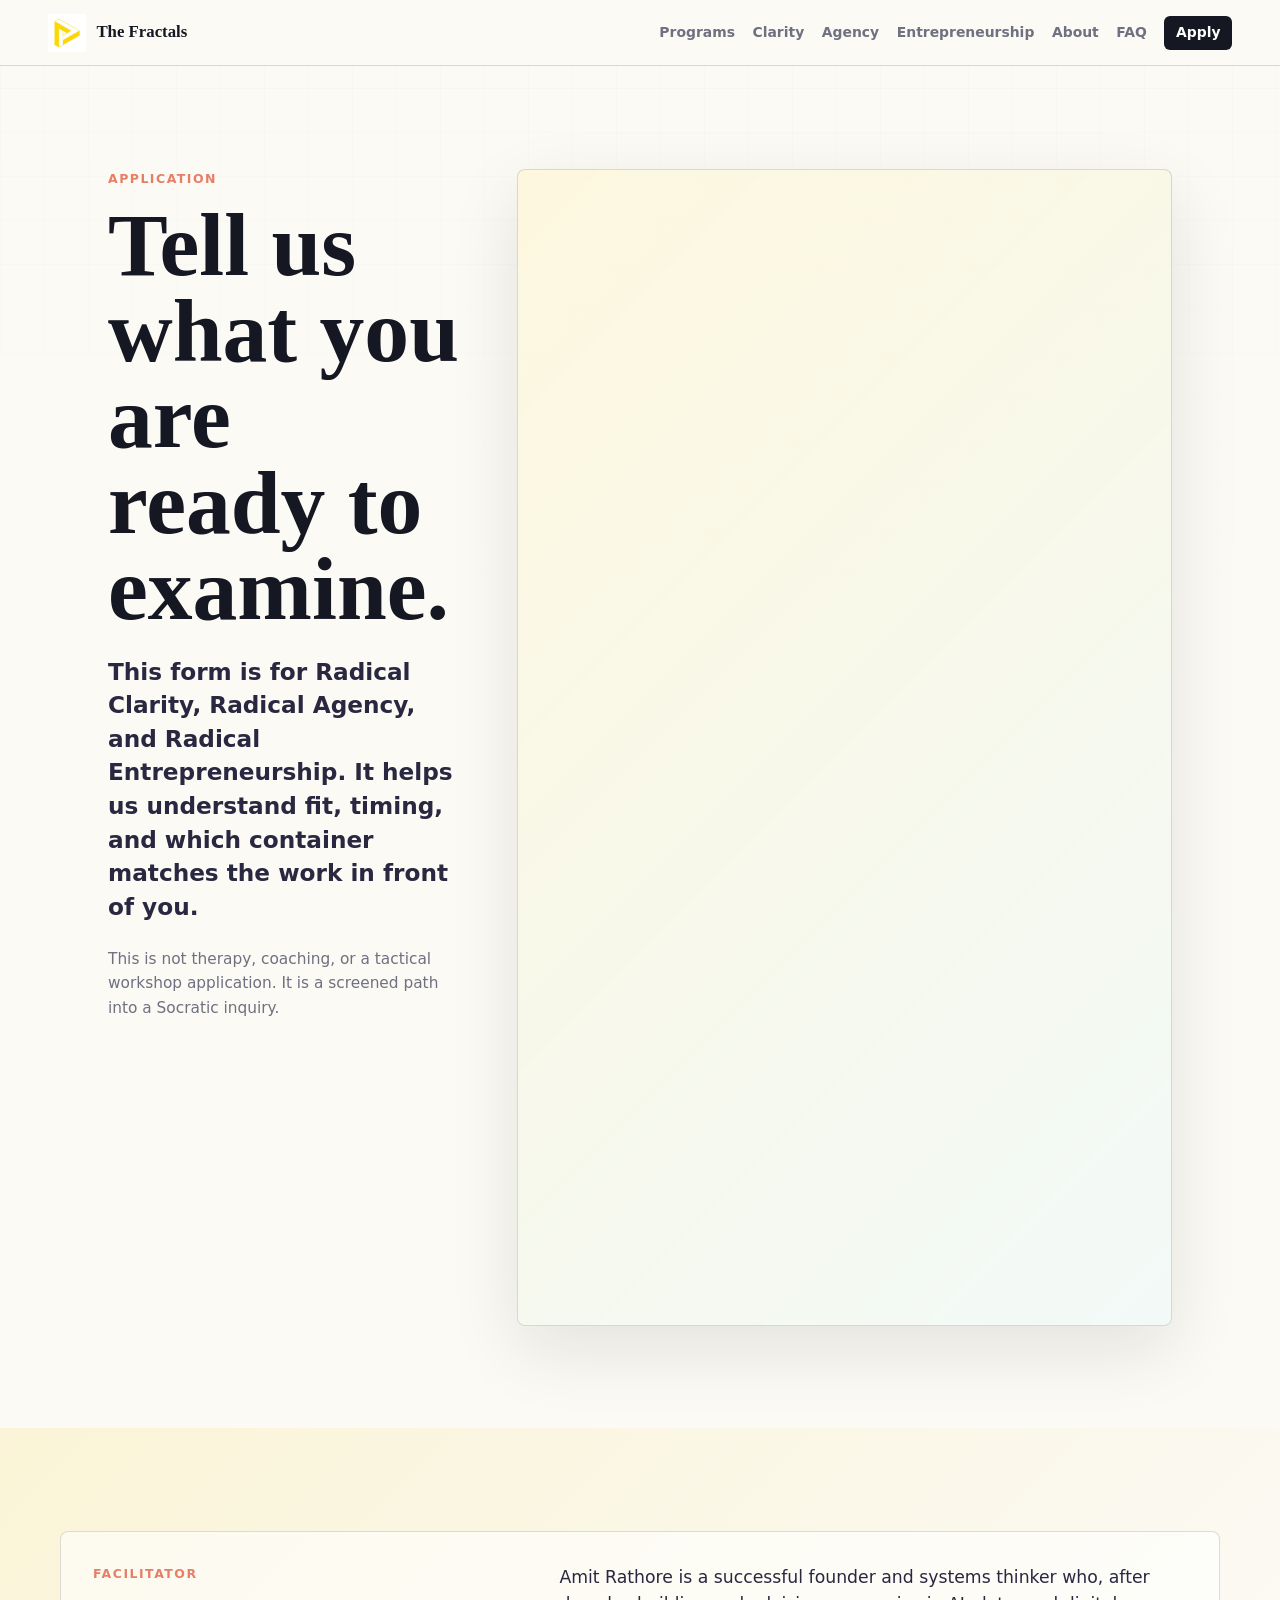
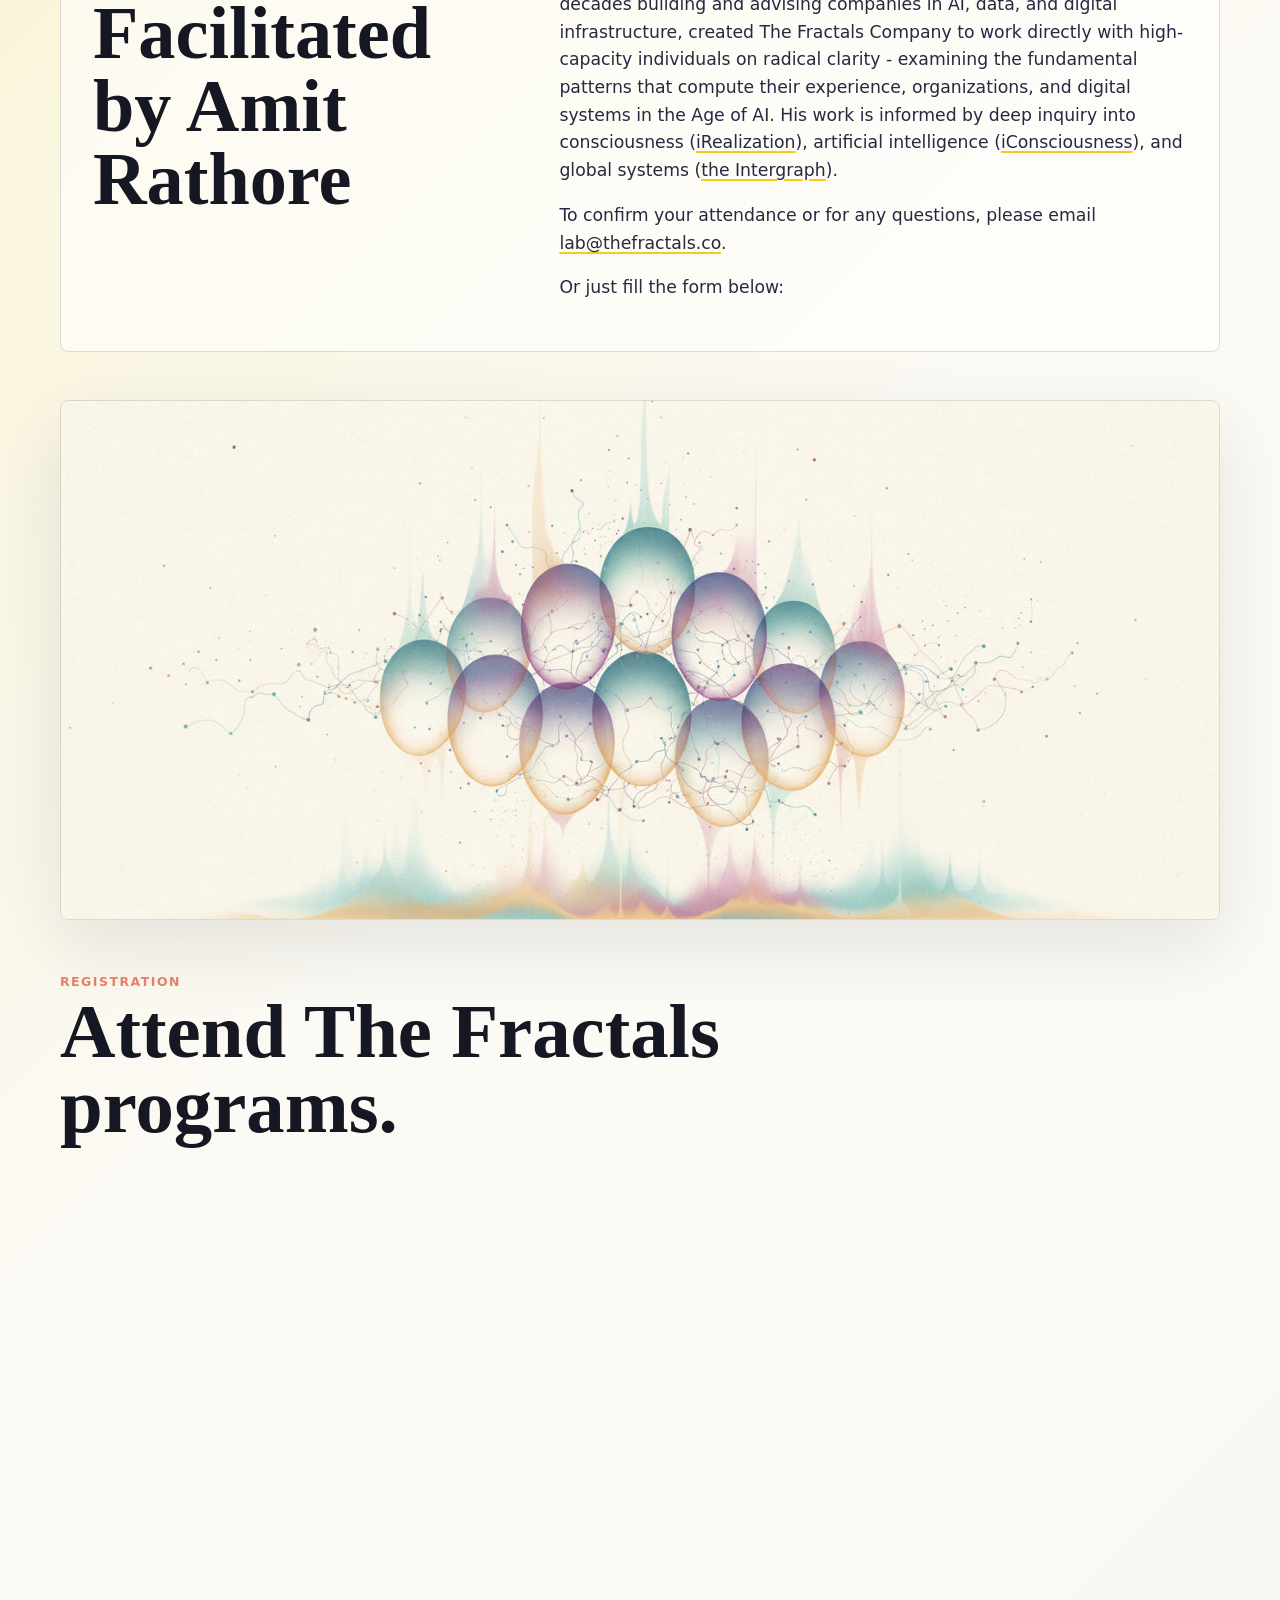
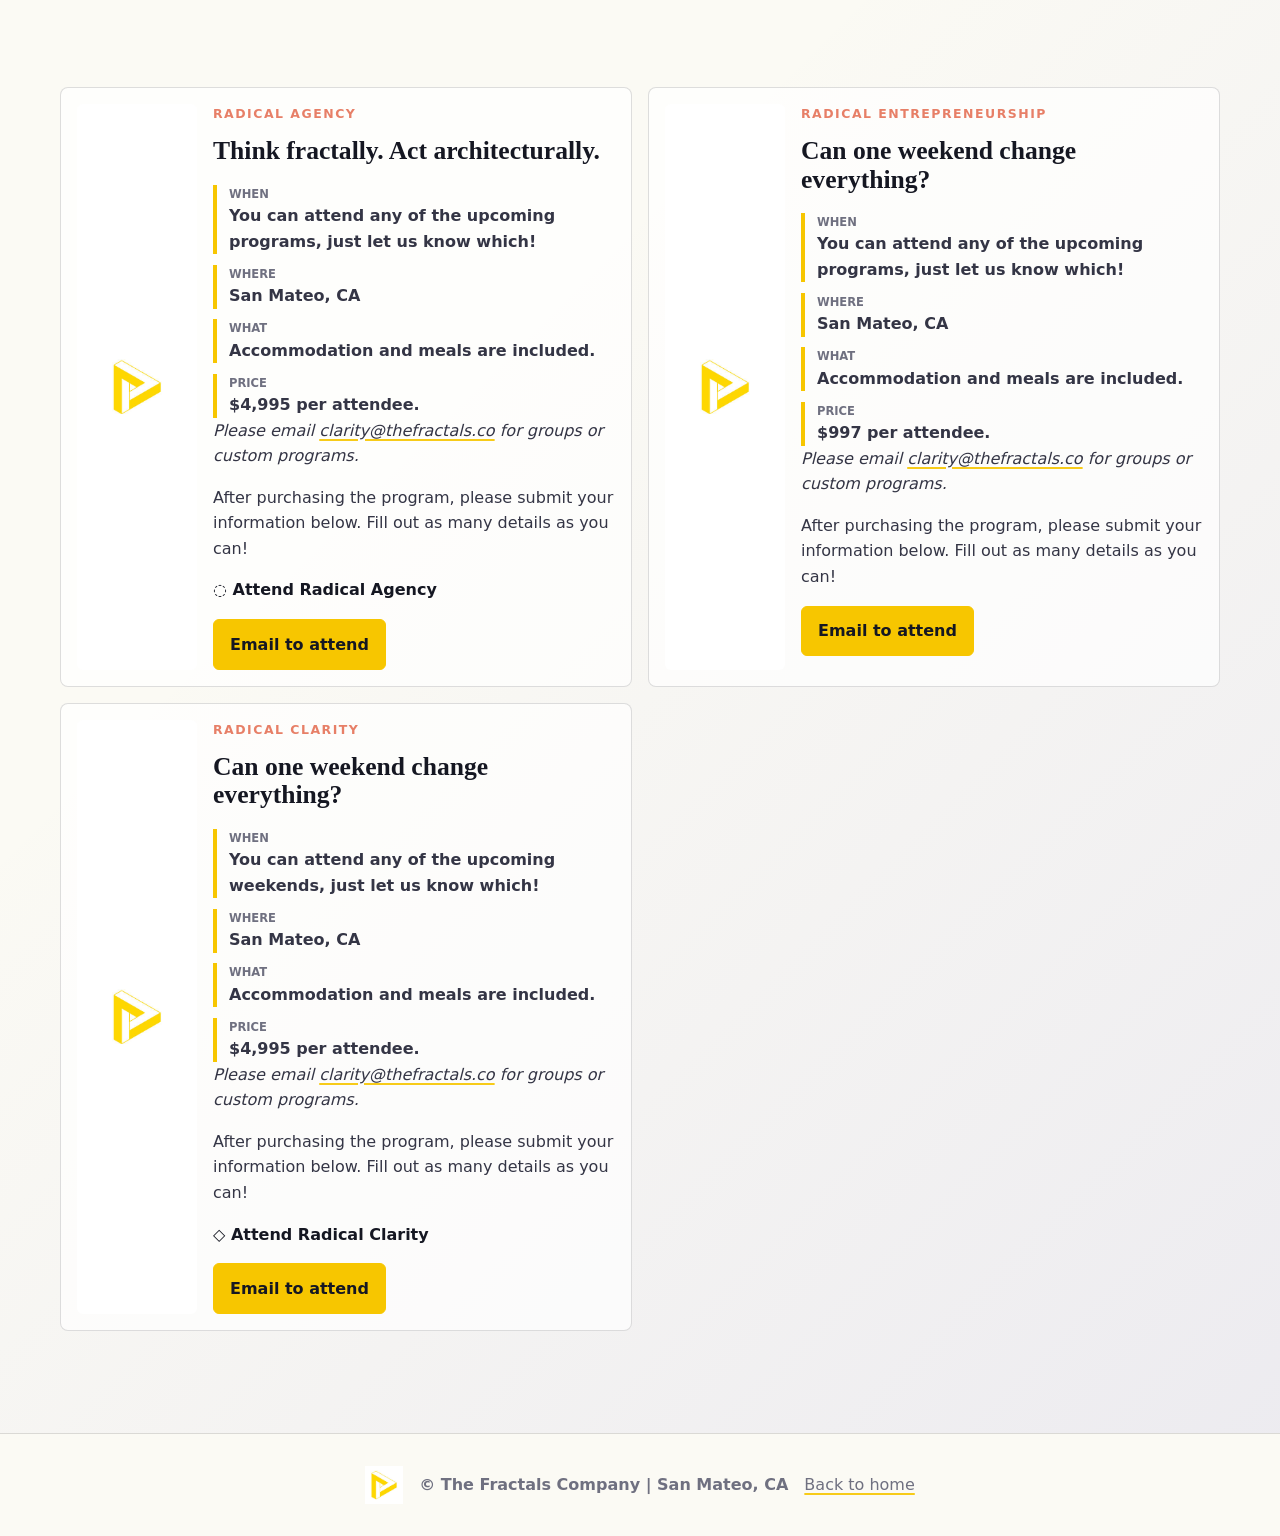
<file: apply.html>
<!doctype html>
<html lang="en">
  <head>
    <meta charset="utf-8">
    <meta name="viewport" content="width=device-width, initial-scale=1">
    <title>Apply | The Fractals Company</title>
    <meta name="description" content="Apply to Radical Clarity, Radical Agency, or Radical Entrepreneurship. A screened path into rigorous Socratic inquiry for the age of AI.">
    <meta property="og:site_name" content="The Fractals Company">
    <meta property="og:title" content="Apply to The Fractals">
    <meta property="og:description" content="A screened path into Radical Clarity, Radical Agency, or Radical Entrepreneurship for high-capacity humans building in the age of AI.">
    <meta property="og:type" content="website">
    <meta property="og:url" content="https://thefractals.co/apply.html">
    <meta property="og:image" content="https://thefractals.co/assets/images/og-fractals.png">
    <meta property="og:image:width" content="1731">
    <meta property="og:image:height" content="909">
    <meta property="og:image:alt" content="Luminous fractal horizon with human silhouettes and network geometry.">
    <meta name="twitter:card" content="summary_large_image">
    <meta name="twitter:title" content="Apply to The Fractals">
    <meta name="twitter:description" content="A screened path into rigorous Socratic inquiry for high-capacity humans in the age of AI.">
    <meta name="twitter:image" content="https://thefractals.co/assets/images/og-fractals.png">
    <link rel="icon" href="assets/images/image02.jpg">
    <link rel="stylesheet" href="styles.css">
  </head>
  <body>
    <a class="skip-link" href="#main">Skip to content</a>
    <header class="site-header" aria-label="Primary navigation">
      <a class="brand" href="index.html"><img src="assets/images/image02.jpg" alt=""><span>The Fractals</span></a>
      <nav>
        <a href="index.html#programs">Programs</a>
        <a href="clarity.html">Clarity</a>
        <a href="agency.html">Agency</a>
        <a href="entrepreneurship.html">Entrepreneurship</a>
        <a href="about.html">About</a>
        <a href="faq.html">FAQ</a>
        <a class="nav-cta" href="apply.html" aria-current="page">Apply</a>
      </nav>
    </header>

    <main id="main">
      <section class="apply-shell">
        <div class="apply-intro" data-reveal>
          <p class="kicker">Application</p>
          <h1>Tell us what you are ready to examine.</h1>
          <p class="intro">This form is for Radical Clarity, Radical Agency, and Radical Entrepreneurship. It helps us understand fit, timing, and which container matches the work in front of you.</p>
          <p class="fine-print">This is not therapy, coaching, or a tactical workshop application. It is a screened path into a Socratic inquiry.</p>
        </div>
        <div class="tally-panel" data-reveal>
          <iframe
            id="tally-application"
            data-tally-src="https://tally.so/embed/aQXjBX?alignLeft=1&hideTitle=1&transparentBackground=1&dynamicHeight=1"
            loading="lazy"
            width="100%"
            height="1120"
            frameborder="0"
            marginheight="0"
            marginwidth="0"
            title="Apply to The Fractals"></iframe>
        </div>
      </section>
      <section class="section appended" id="attend">
        <div class="facilitator" data-reveal>
          <div>
            <p class="kicker">Facilitator</p>
            <h2>Facilitated by Amit Rathore</h2>
          </div>
          <div class="facilitator-copy">
            <p>
              Amit Rathore is a successful founder and systems thinker who, after decades building and advising companies in AI, data, and digital infrastructure, created The Fractals Company to work directly with high-capacity individuals on radical clarity - examining the fundamental patterns that compute their experience, organizations, and digital systems in the Age of AI. His work is informed by deep inquiry into consciousness (<a href="https://iRealization.com">iRealization</a>), artificial intelligence (<a href="https://iConsciousness.com">iConsciousness</a>), and global systems (<a href="https://intergraph.ai">the Intergraph</a>).
            </p>
            <p>
              To confirm your attendance or for any questions, please email <a href="mailto:lab@thefractals.co">lab@thefractals.co</a>.
            </p>
            <p>Or just fill the form below:</p>
          </div>
        </div>

        <img class="wide-image" src="assets/images/image28.jpg" alt="" data-reveal>

        <div class="section-label" data-reveal>
          <span>Registration</span>
          <h2>Attend The Fractals programs.</h2>
        </div>

        <div class="attendance-grid">
          <article class="attendance-card feature" id="attend-entrepreneurship-intro" data-reveal>
            <div class="attendance-art">
              <img src="assets/images/image28.jpg" alt="">
            </div>
            <div>
              <p class="eyebrow">Radical Entrepreneurship</p>
              <h3>Introduction to Community-powered Unicorns</h3>
              <dl>
                <div><dt>When</dt><dd>You can attend any of the upcoming seminars, just let us know which!</dd></div>
                <div><dt>Where</dt><dd>Zoom Webinar</dd></div>
                <div><dt>Price</dt><dd>$297 per attendee.</dd></div>
              </dl>
              <p><em>Please email <a href="mailto:clarity@thefractals.co">clarity@thefractals.co</a> for groups or custom programs.</em></p>
              <p>After purchasing the program, please submit your information below. Fill out as many details as you can!</p>
              <p class="action-label">✦ Attend Radical Entrepreneurship</p>
              <a class="button" href="mailto:clarity@thefractals.co?subject=Radical%20Entrepreneurship%20Introduction">Email to attend</a>
            </div>
          </article>

          <article class="attendance-card" id="attend-agency" data-reveal>
            <div class="attendance-art logo-art">
              <img src="assets/images/image72.jpg" alt="">
            </div>
            <div>
              <p class="eyebrow">Radical Agency</p>
              <h3>Think fractally. Act architecturally.</h3>
              <dl>
                <div><dt>When</dt><dd>You can attend any of the upcoming programs, just let us know which!</dd></div>
                <div><dt>Where</dt><dd>San Mateo, CA</dd></div>
                <div><dt>What</dt><dd>Accommodation and meals are included.</dd></div>
                <div><dt>Price</dt><dd>$4,995 per attendee.</dd></div>
              </dl>
              <p><em>Please email <a href="mailto:clarity@thefractals.co">clarity@thefractals.co</a> for groups or custom programs.</em></p>
              <p>After purchasing the program, please submit your information below. Fill out as many details as you can!</p>
              <p class="action-label">◌ Attend Radical Agency</p>
              <a class="button" href="mailto:clarity@thefractals.co?subject=Radical%20Agency">Email to attend</a>
            </div>
          </article>

          <article class="attendance-card" id="attend-entrepreneurship-daylong" data-reveal>
            <div class="attendance-art logo-art">
              <img src="assets/images/image48.jpg" alt="">
            </div>
            <div>
              <p class="eyebrow">Radical Entrepreneurship</p>
              <h3>Can one weekend change everything?</h3>
              <dl>
                <div><dt>When</dt><dd>You can attend any of the upcoming programs, just let us know which!</dd></div>
                <div><dt>Where</dt><dd>San Mateo, CA</dd></div>
                <div><dt>What</dt><dd>Accommodation and meals are included.</dd></div>
                <div><dt>Price</dt><dd>$997 per attendee.</dd></div>
              </dl>
              <p><em>Please email <a href="mailto:clarity@thefractals.co">clarity@thefractals.co</a> for groups or custom programs.</em></p>
              <p>After purchasing the program, please submit your information below. Fill out as many details as you can!</p>
              <a class="button" href="mailto:clarity@thefractals.co?subject=Radical%20Entrepreneurship%20Weekend">Email to attend</a>
            </div>
          </article>

          <article class="attendance-card" id="attend-clarity" data-reveal>
            <div class="attendance-art logo-art">
              <img src="assets/images/image82.jpg" alt="">
            </div>
            <div>
              <p class="eyebrow">Radical Clarity</p>
              <h3>Can one weekend change everything?</h3>
              <dl>
                <div><dt>When</dt><dd>You can attend any of the upcoming weekends, just let us know which!</dd></div>
                <div><dt>Where</dt><dd>San Mateo, CA</dd></div>
                <div><dt>What</dt><dd>Accommodation and meals are included.</dd></div>
                <div><dt>Price</dt><dd>$4,995 per attendee.</dd></div>
              </dl>
              <p><em>Please email <a href="mailto:clarity@thefractals.co">clarity@thefractals.co</a> for groups or custom programs.</em></p>
              <p>After purchasing the program, please submit your information below. Fill out as many details as you can!</p>
              <p class="action-label">◇ Attend Radical Clarity</p>
              <a class="button" href="mailto:clarity@thefractals.co?subject=Radical%20Clarity">Email to attend</a>
            </div>
          </article>
        </div>

      </section>

    </main>

    <footer class="site-footer">
      <img src="assets/images/image02.jpg" alt="">
      <p>&copy; The Fractals Company | San Mateo, CA</p>
      <a href="index.html">Back to home</a>
    </footer>
    <script src="script.js"></script>
    <script src="https://tally.so/widgets/embed.js"></script>
  </body>
</html>
</file>
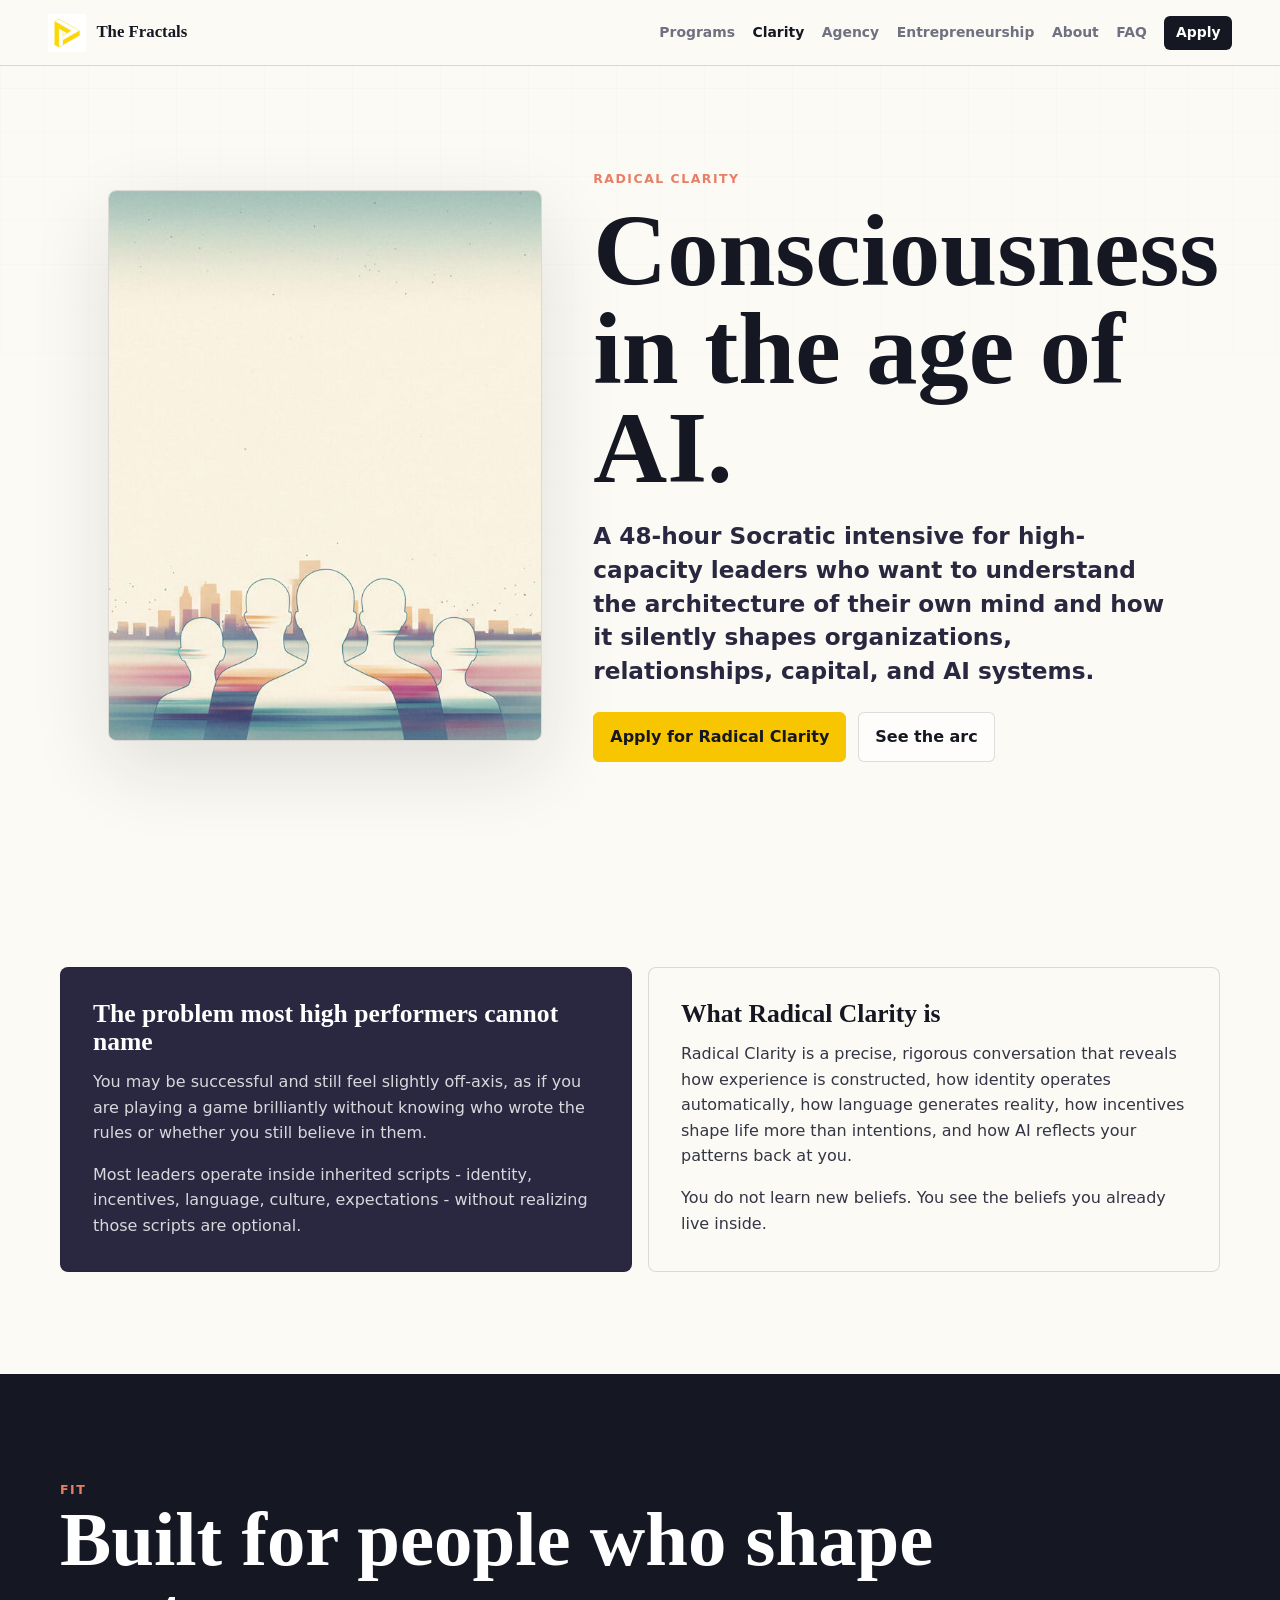
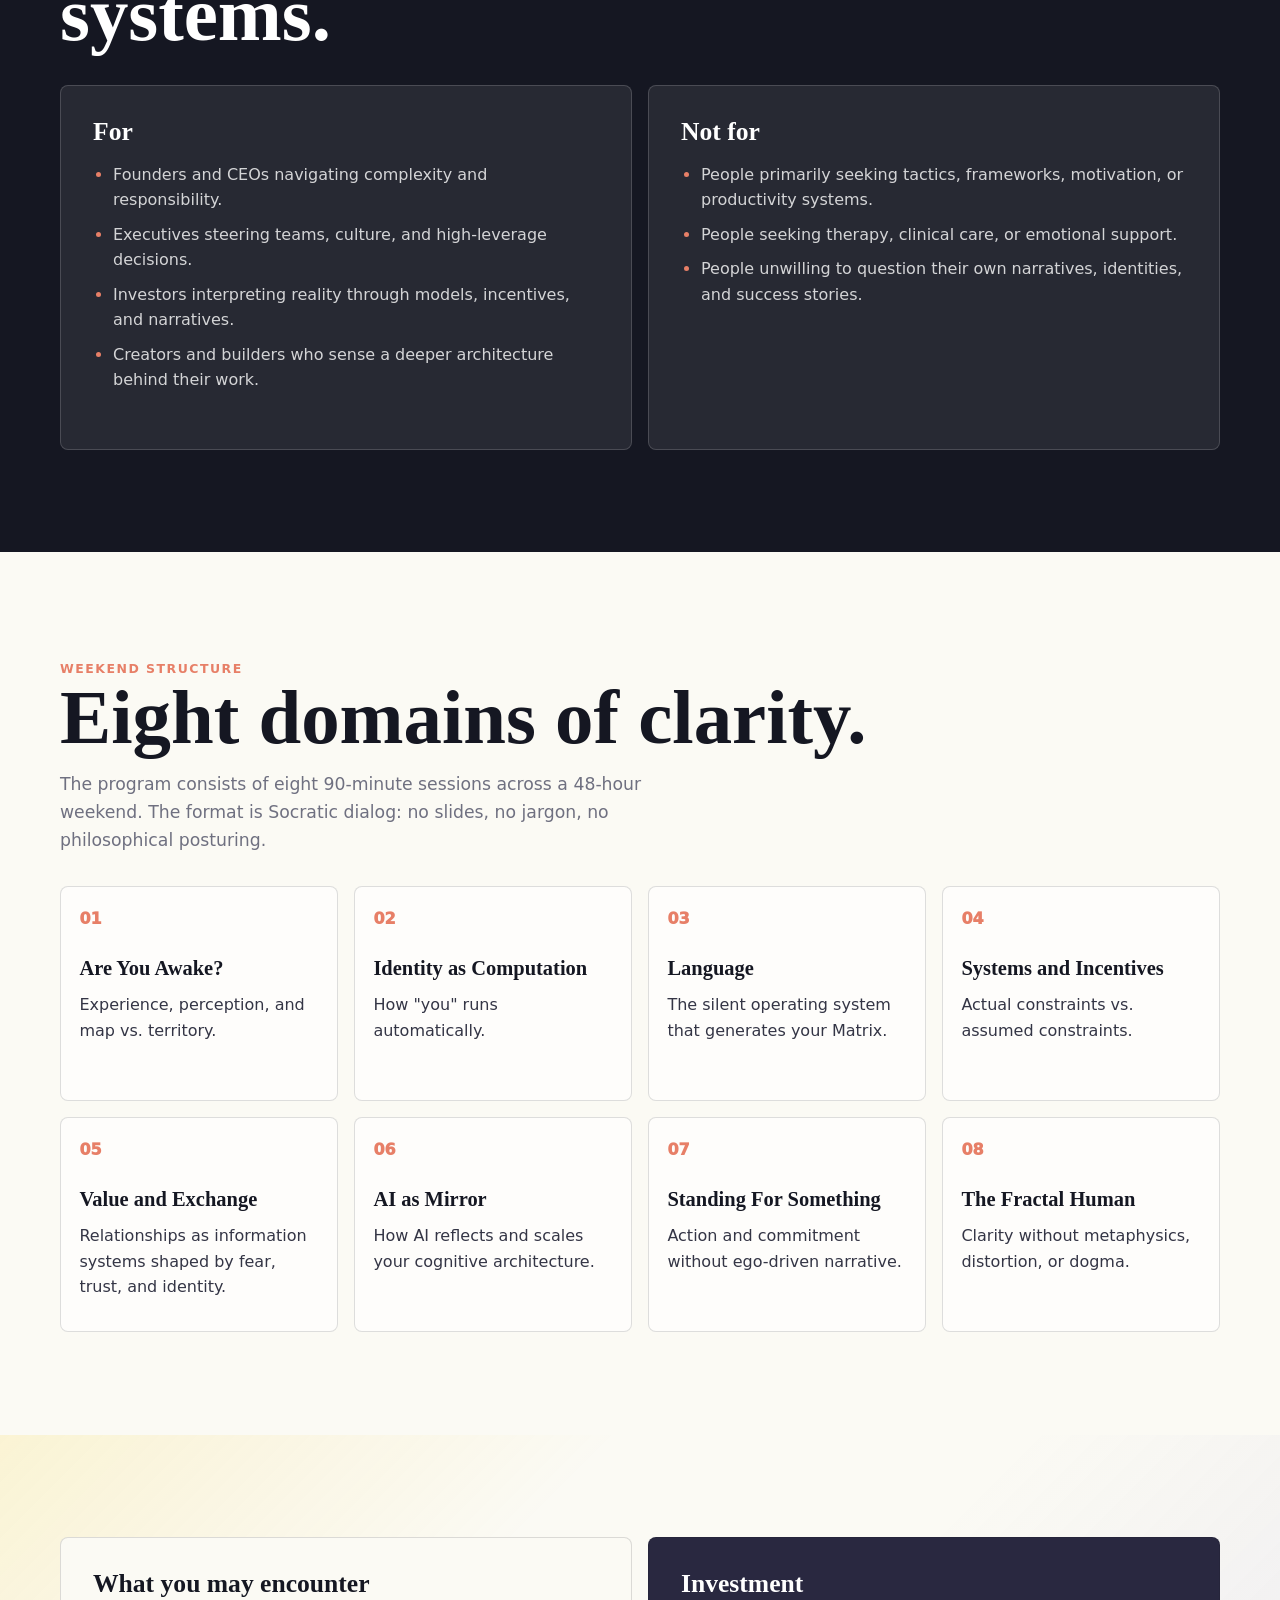
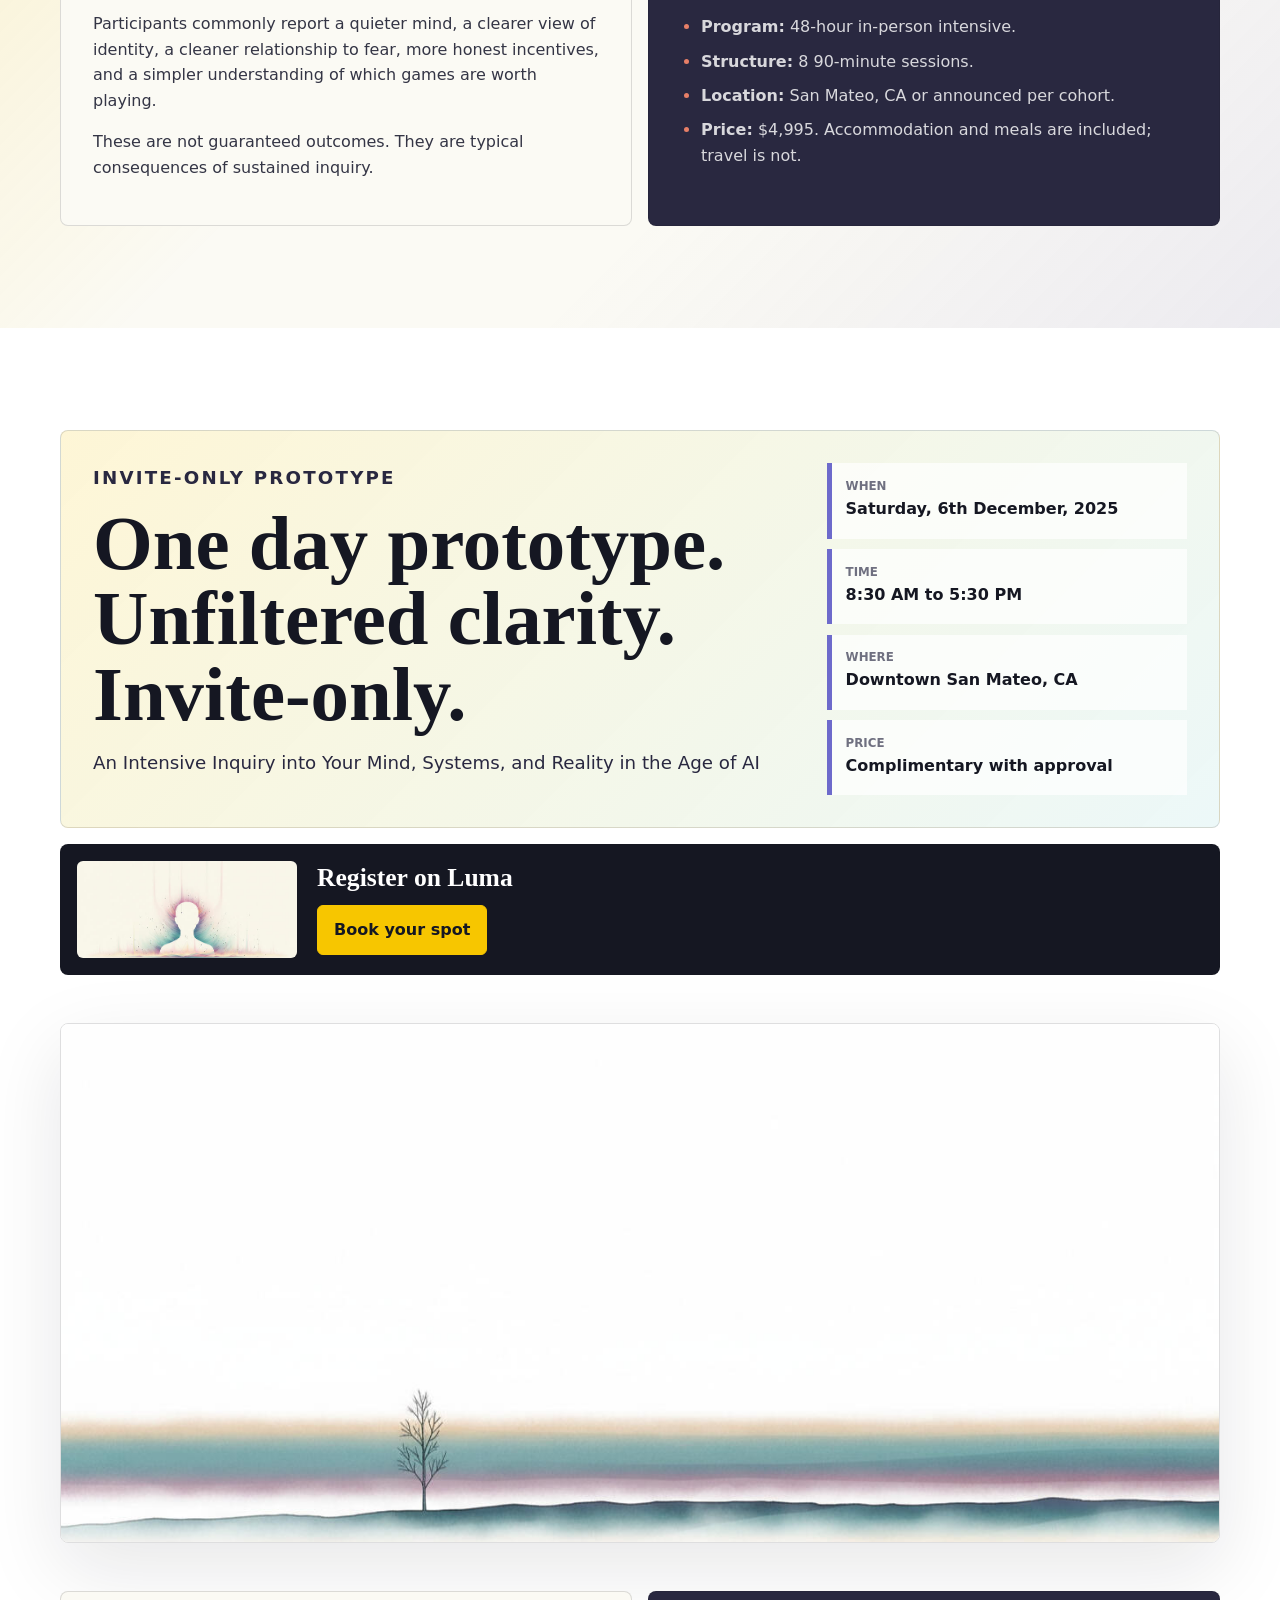
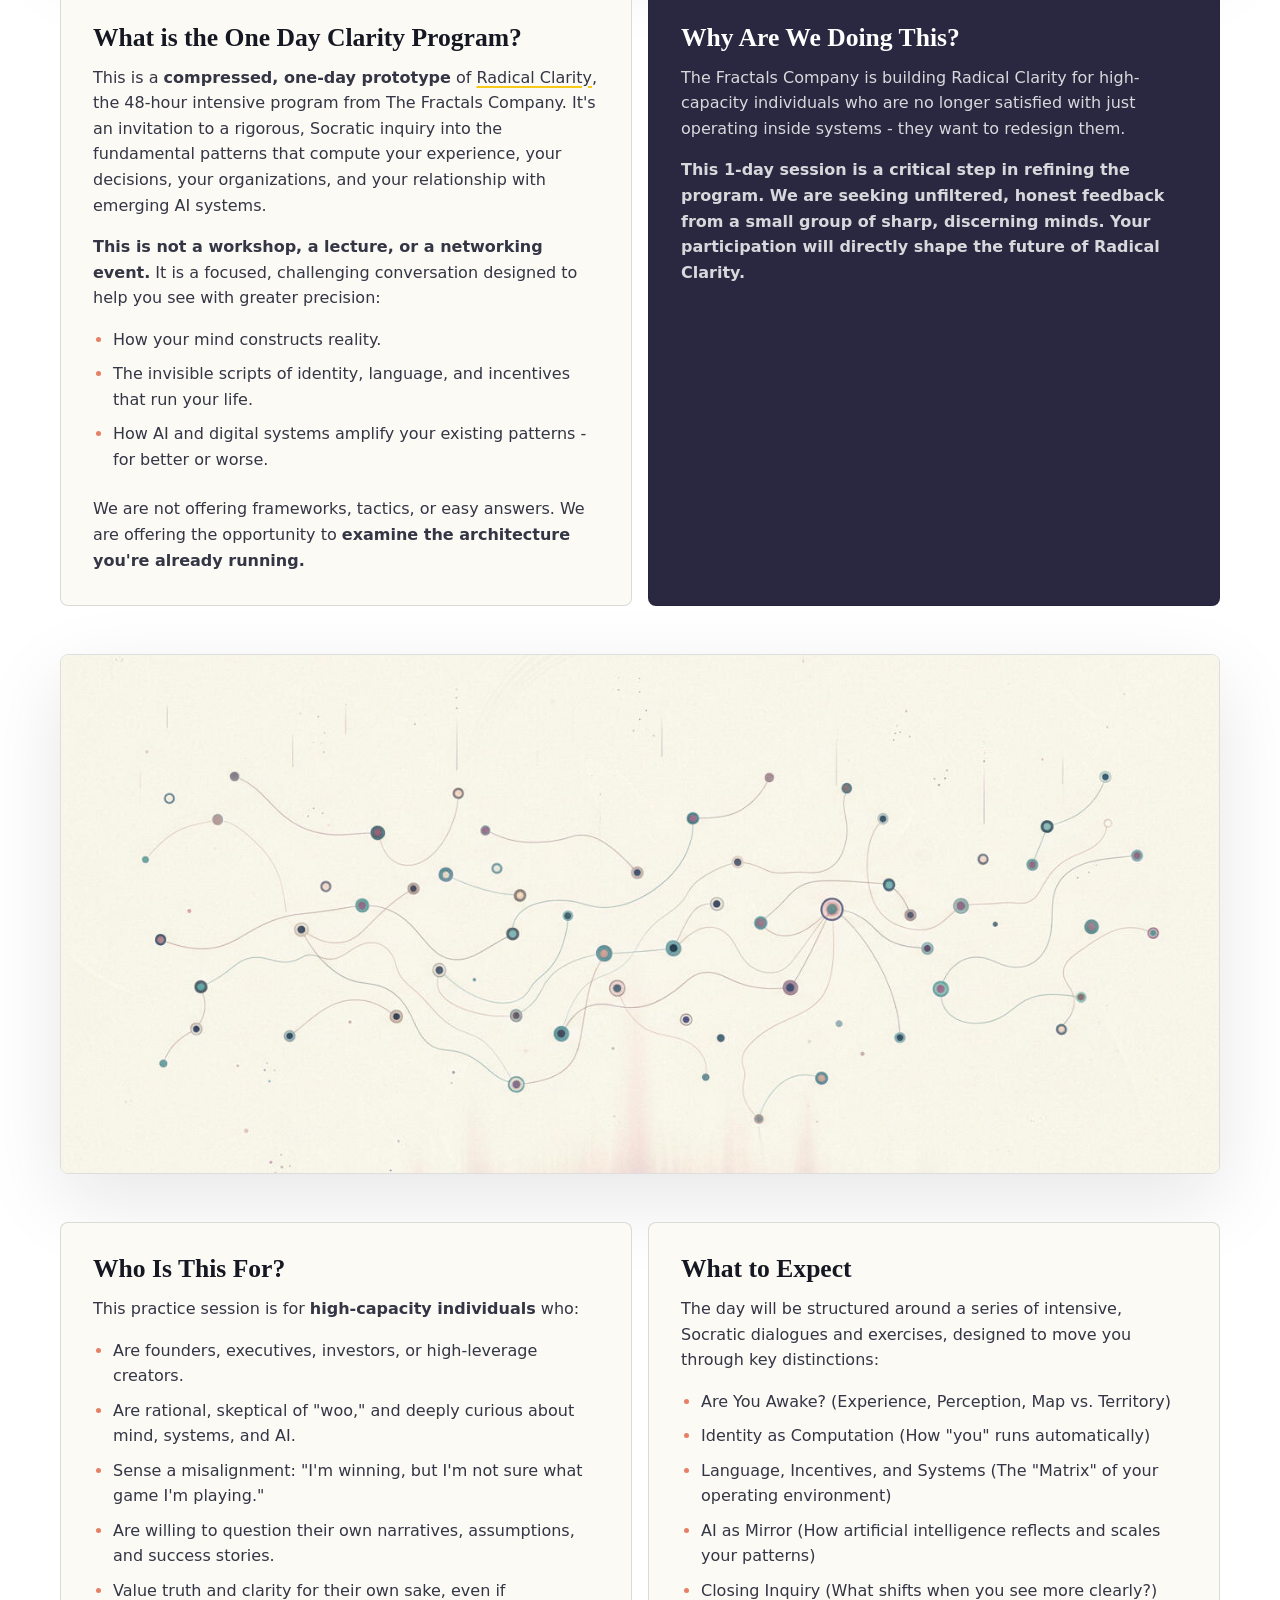
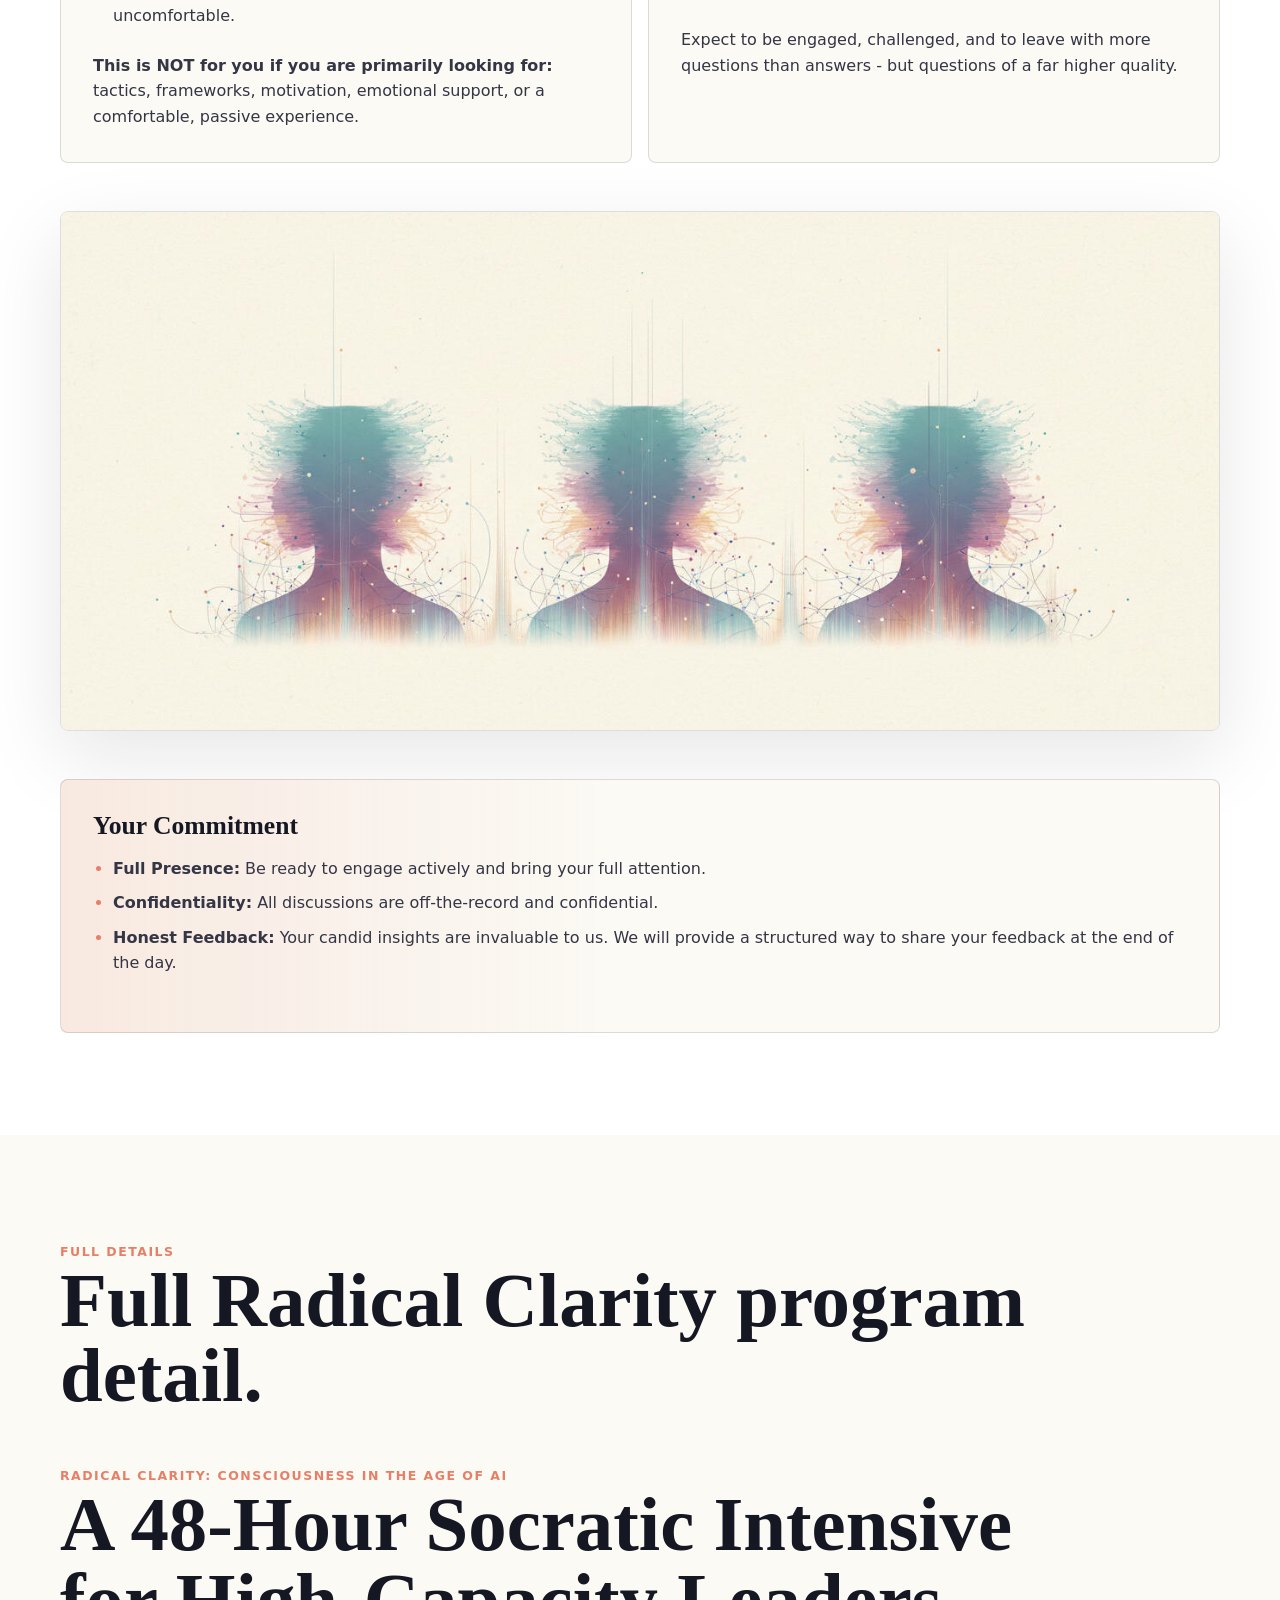
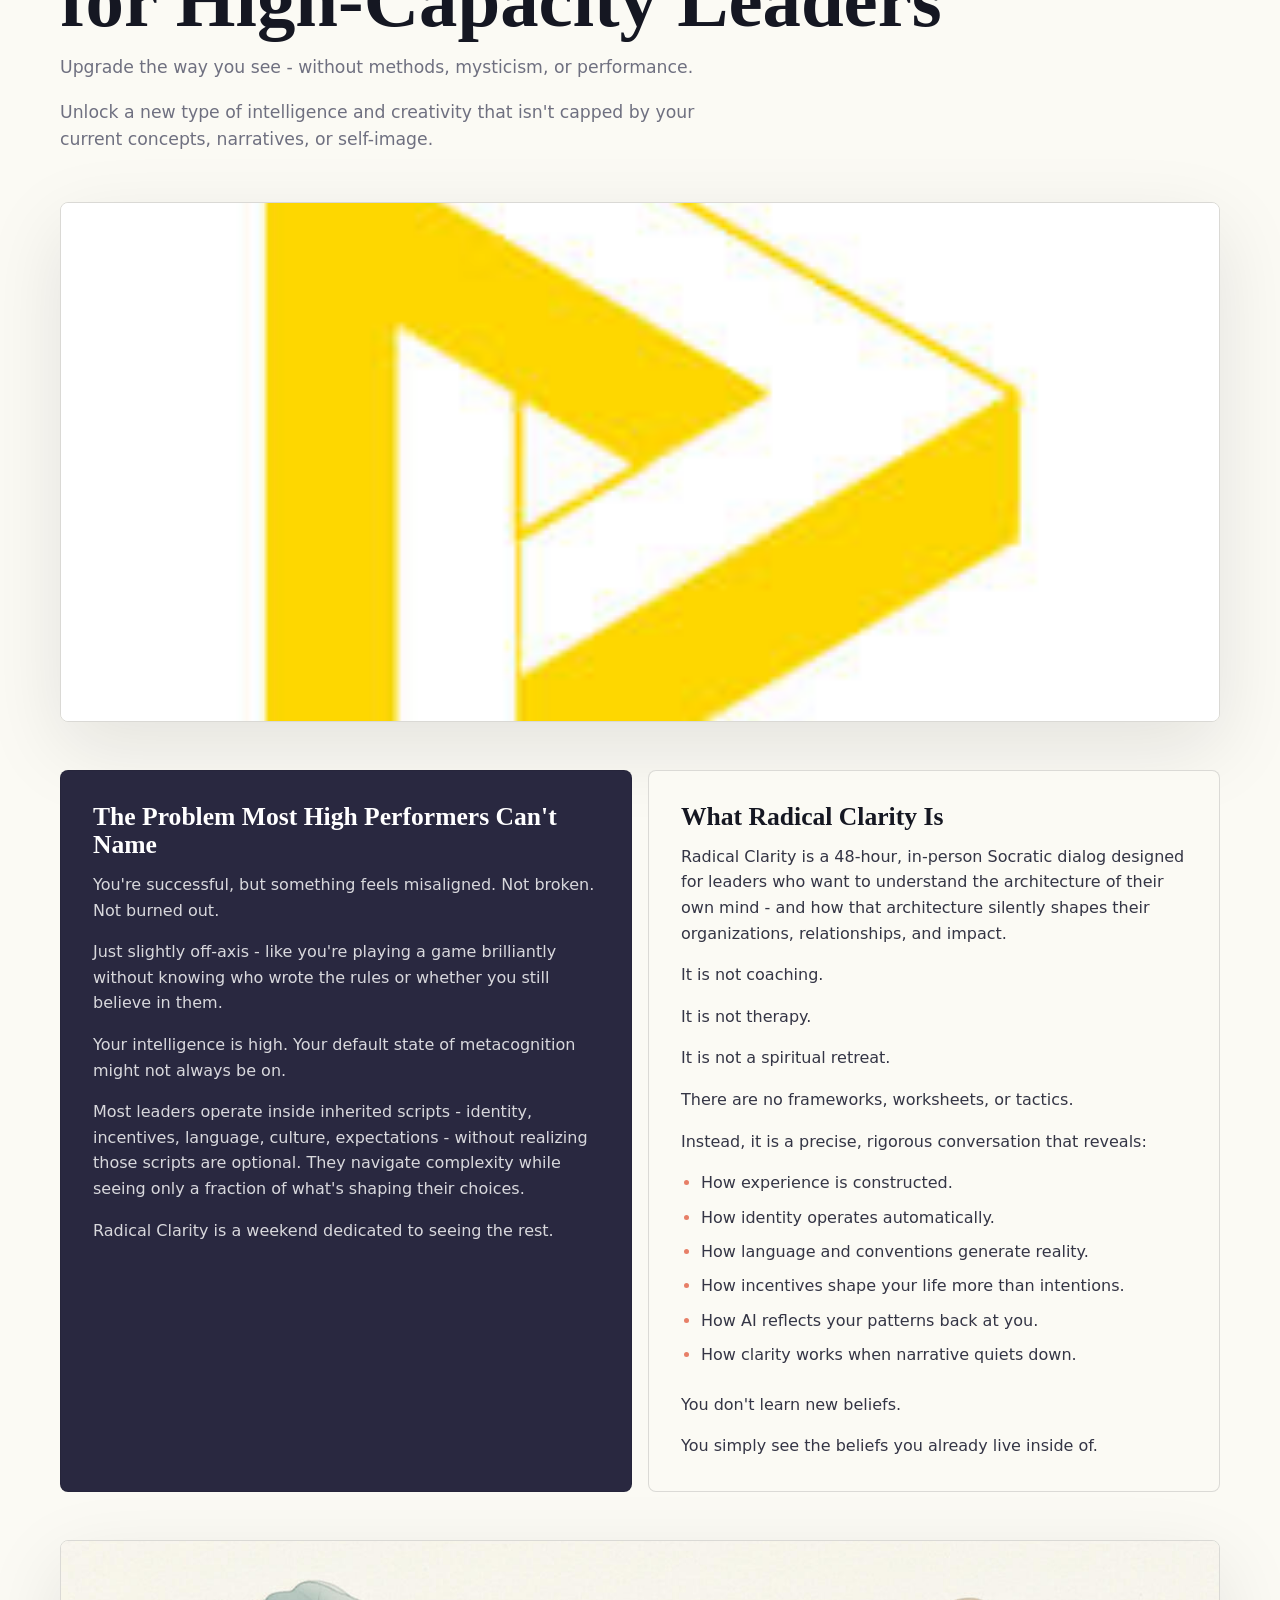
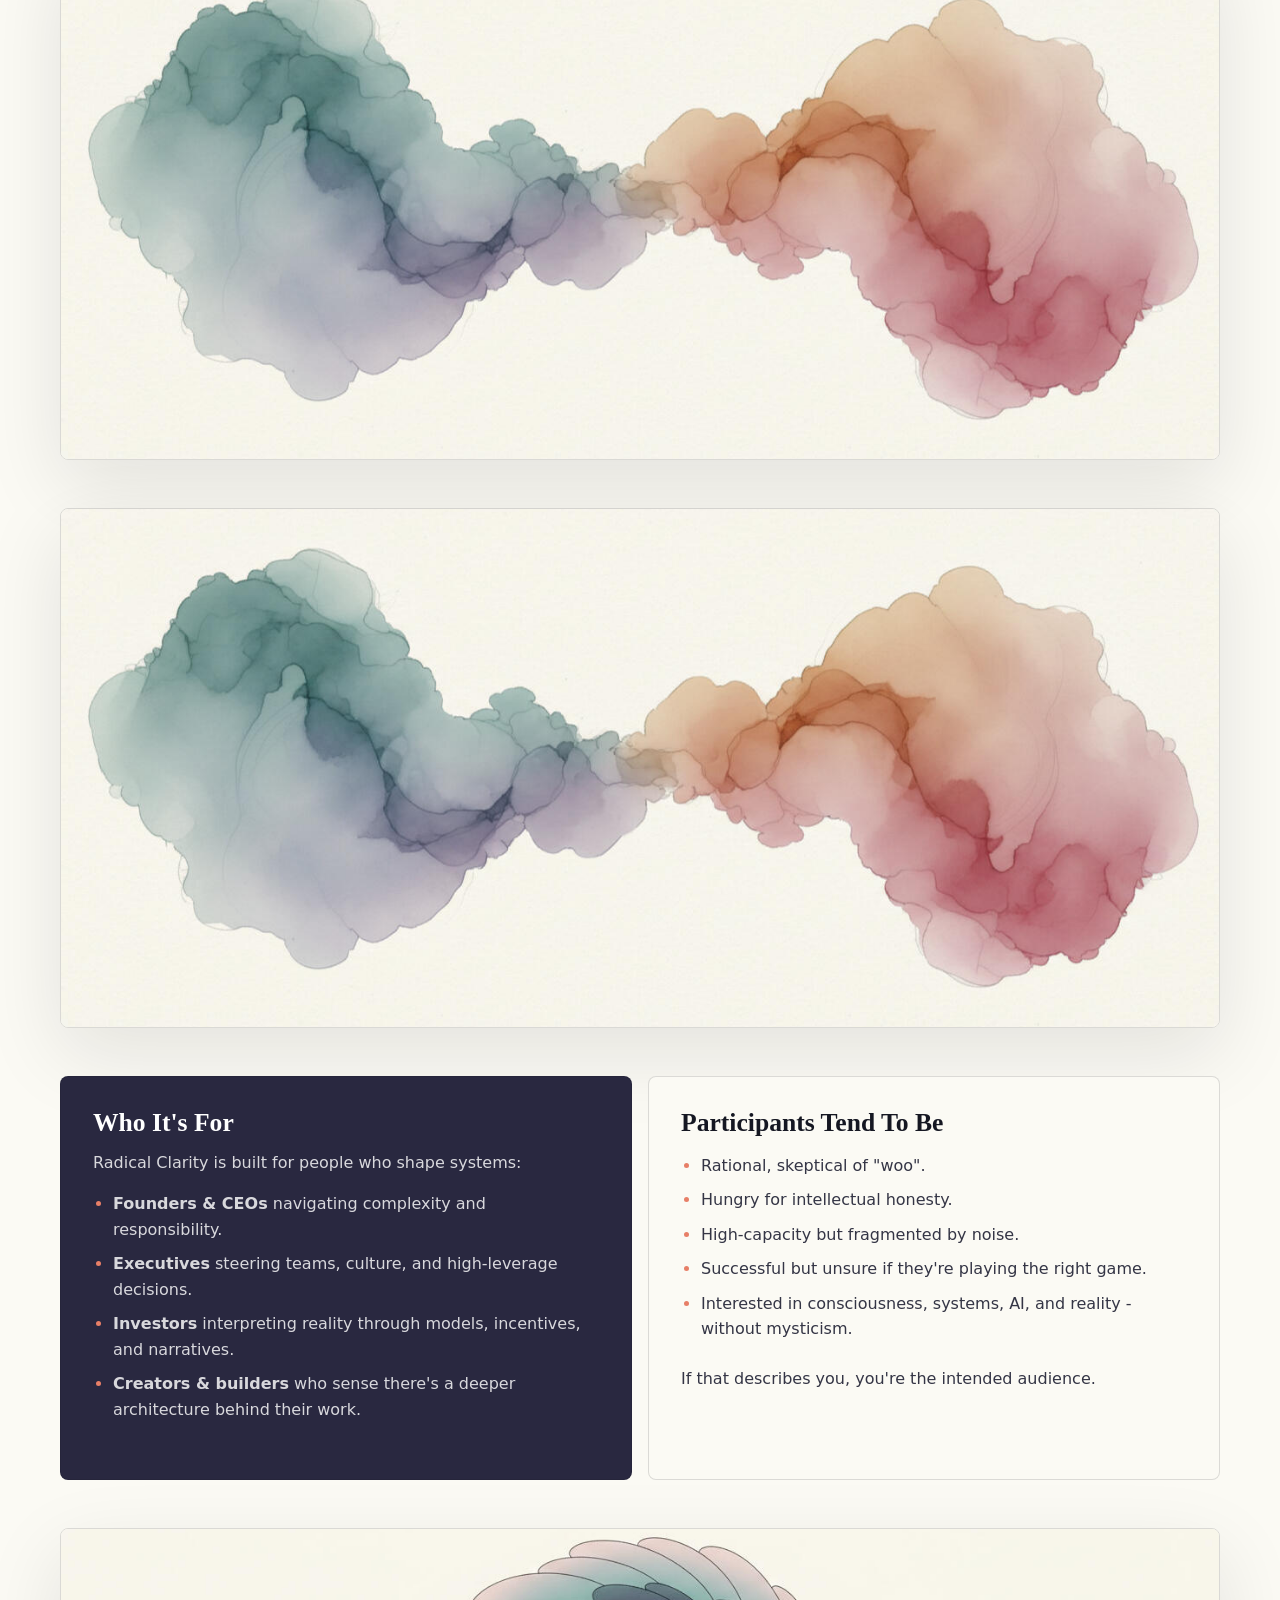
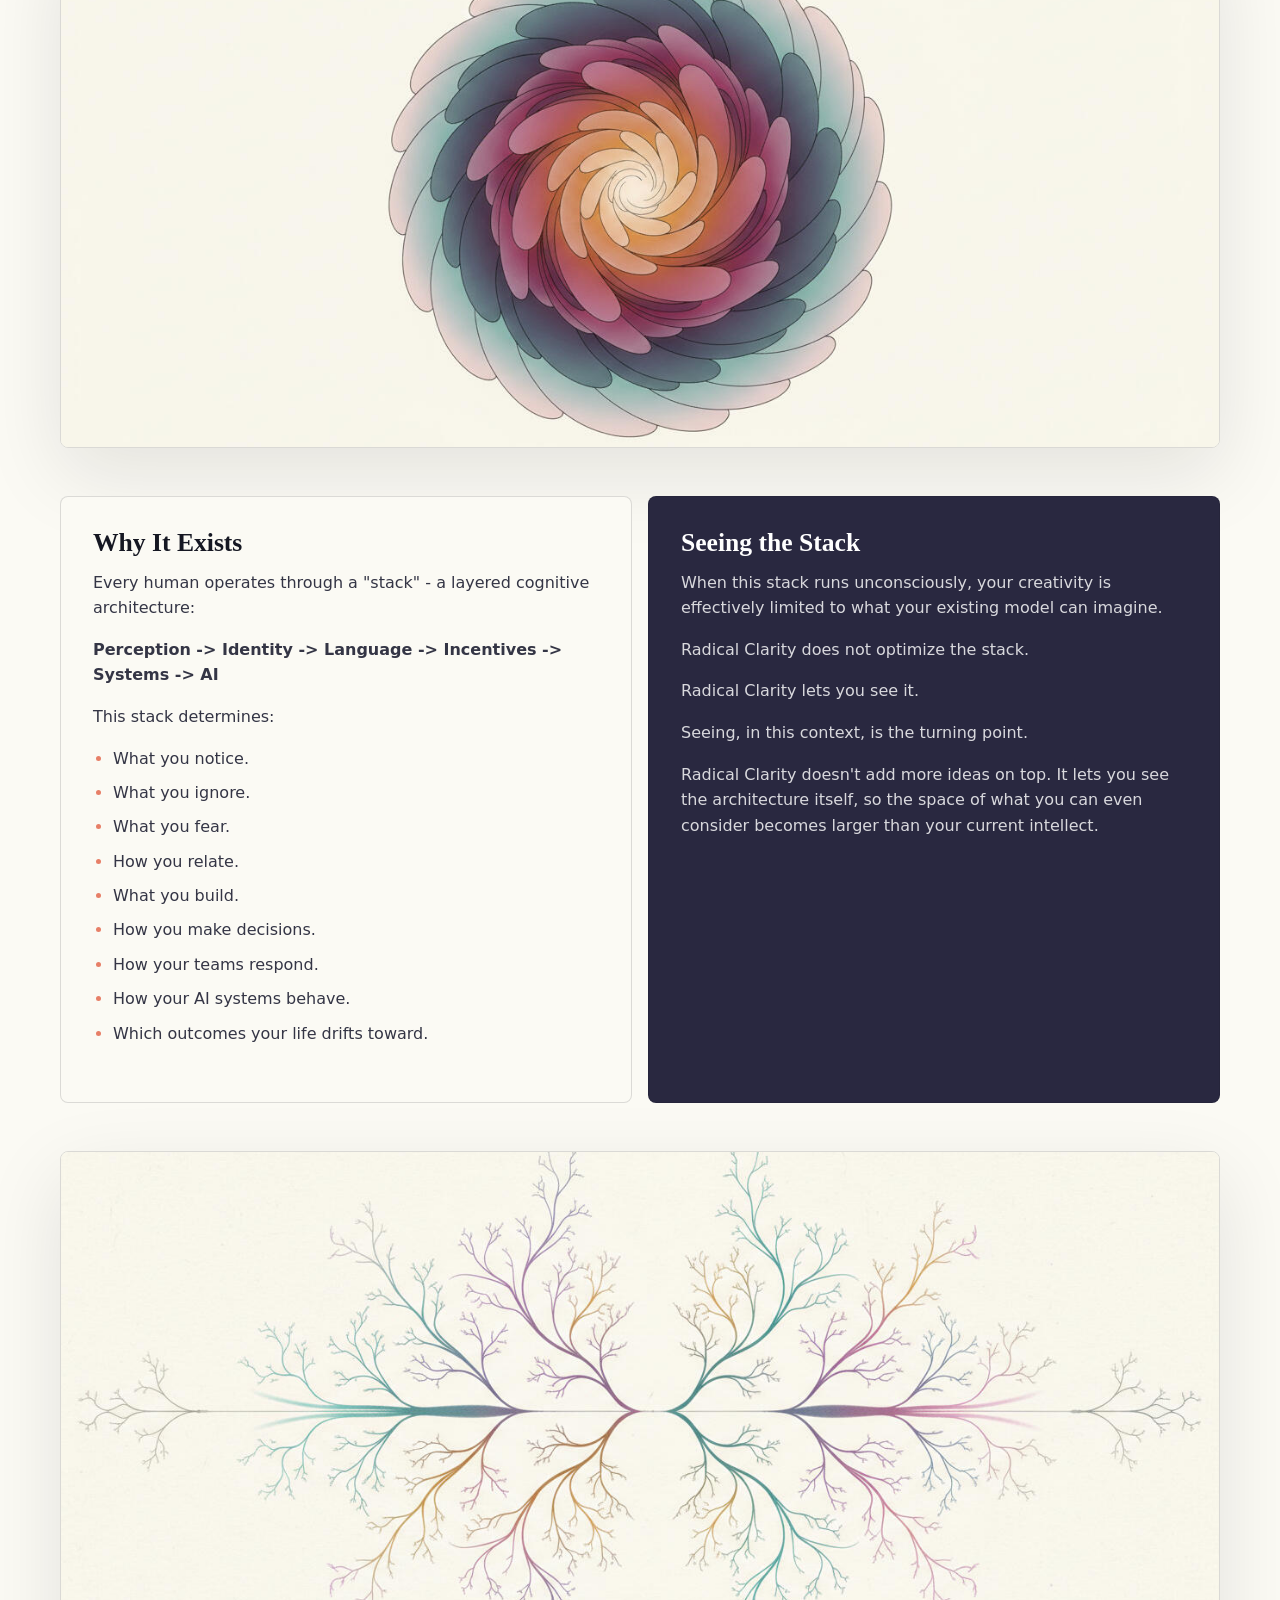
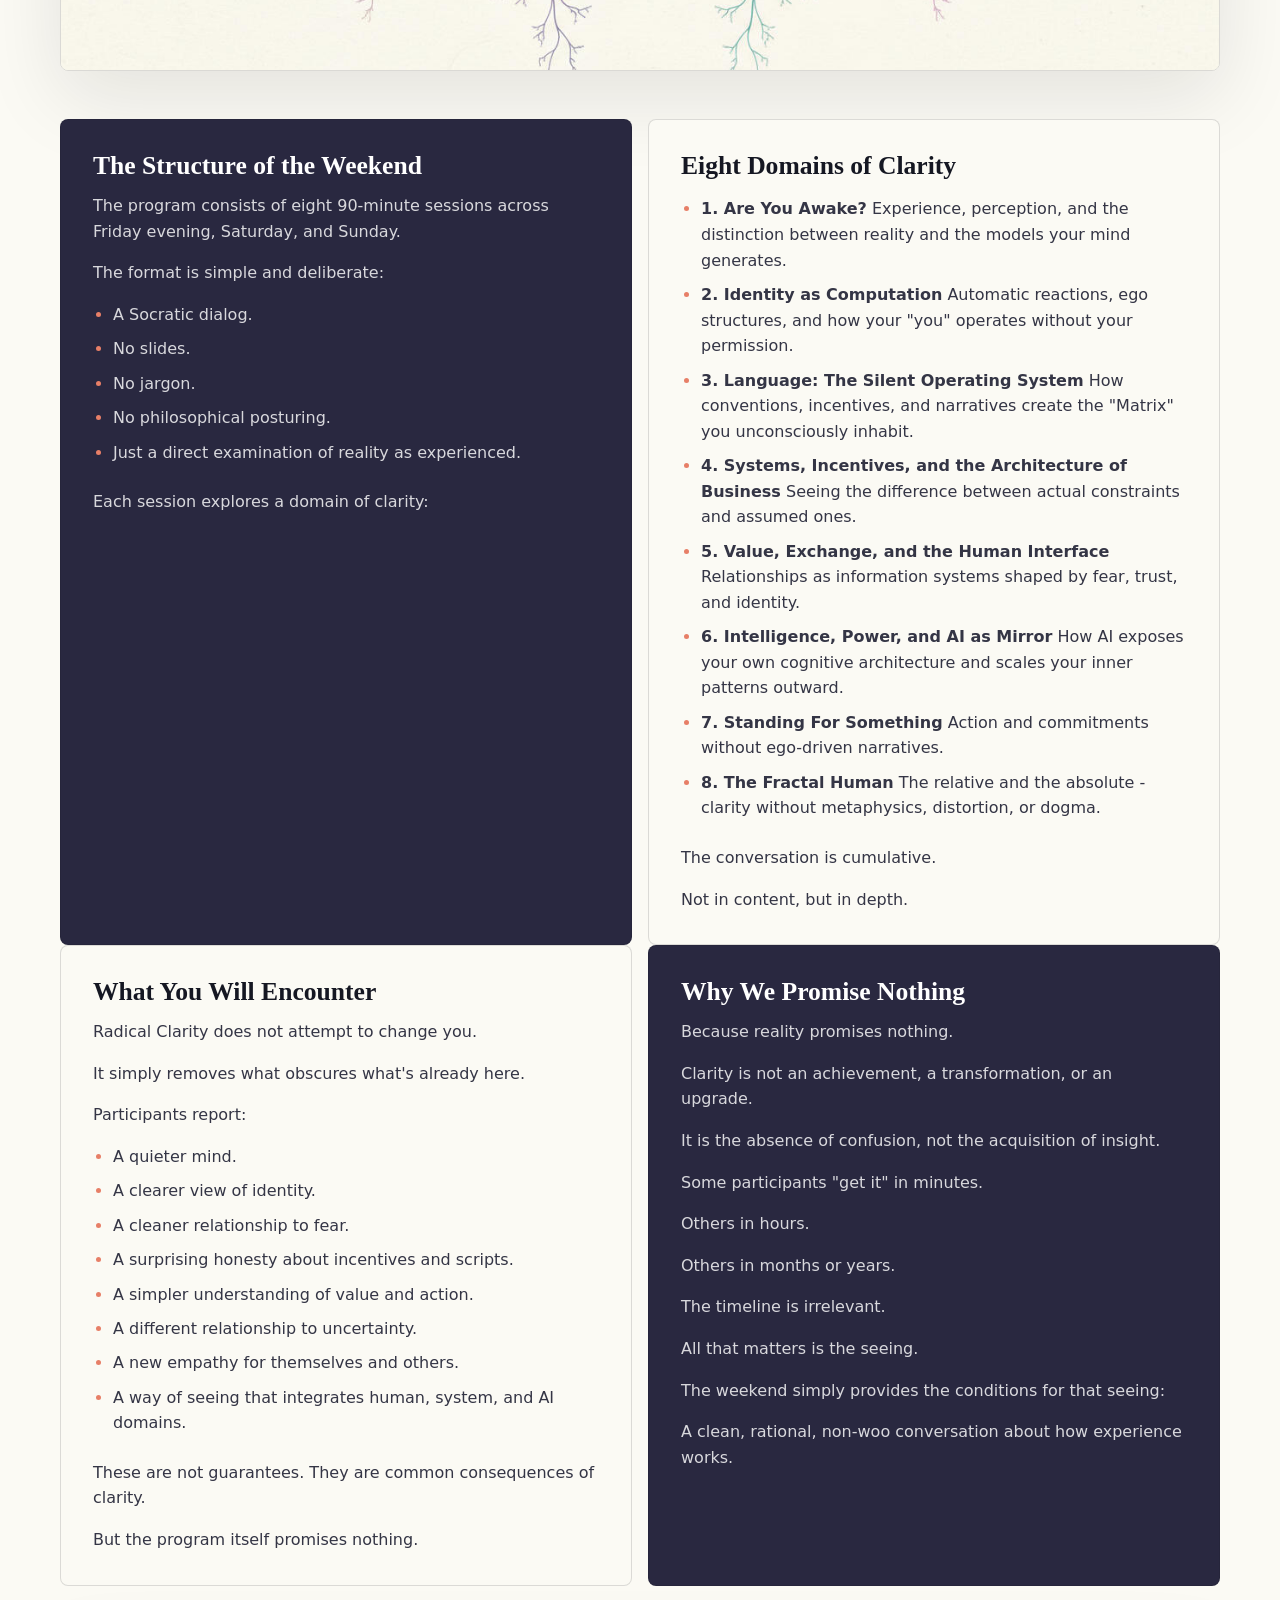
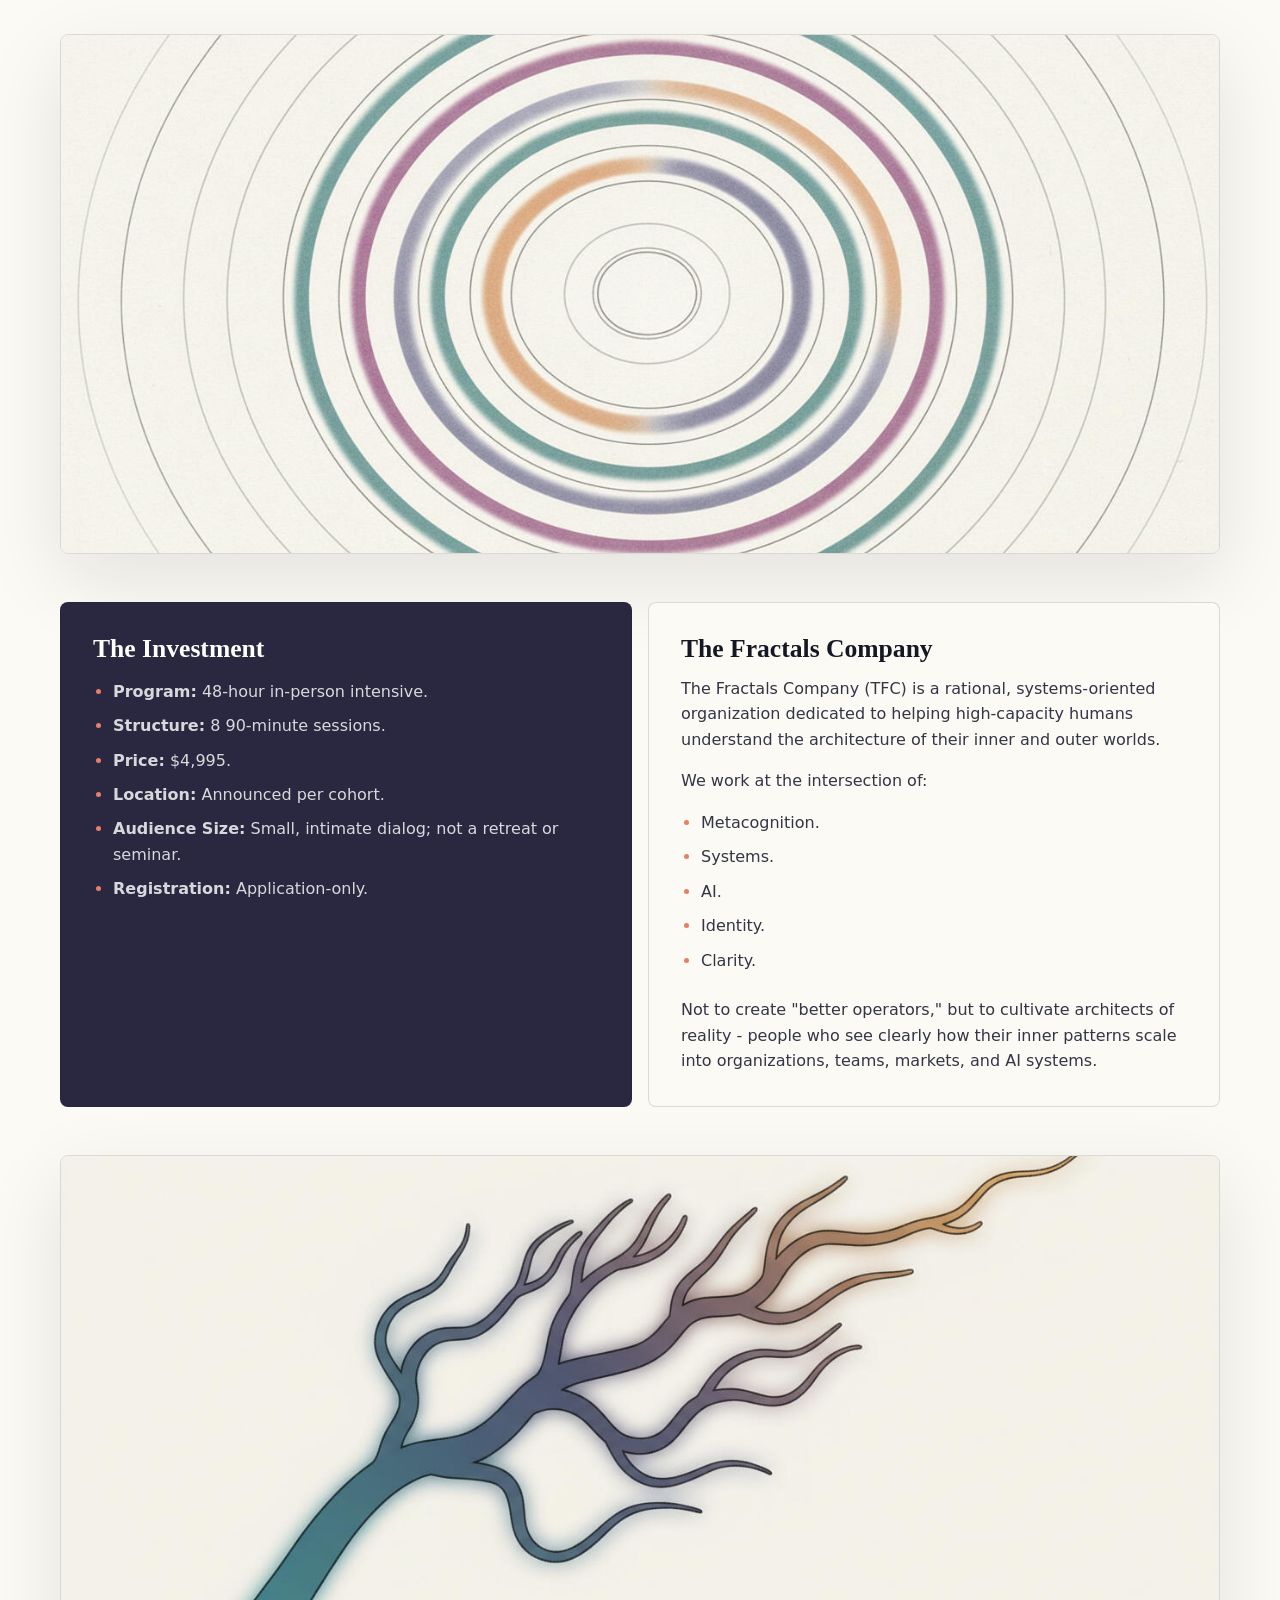
<file: clarity.html>
<!doctype html>
<html lang="en">
  <head>
    <meta charset="utf-8">
    <meta name="viewport" content="width=device-width, initial-scale=1">
    <title>Radical Clarity | The Fractals Company</title>
    <meta name="description" content="A rigorous 48-hour Socratic intensive for leaders ready to examine experience, identity, language, incentives, systems, and AI at the root.">
    <meta property="og:site_name" content="The Fractals Company">
    <meta property="og:title" content="Radical Clarity">
    <meta property="og:description" content="A 48-hour inquiry into the architecture of mind: experience, identity, language, incentives, systems, and AI - without mysticism or performance.">
    <meta property="og:type" content="website">
    <meta property="og:url" content="https://thefractals.co/clarity.html">
    <meta property="og:image" content="https://thefractals.co/assets/images/og-fractals.png">
    <meta property="og:image:width" content="1731">
    <meta property="og:image:height" content="909">
    <meta property="og:image:alt" content="Luminous fractal horizon with human silhouettes and network geometry.">
    <meta name="twitter:card" content="summary_large_image">
    <meta name="twitter:title" content="Radical Clarity">
    <meta name="twitter:description" content="A rigorous Socratic intensive for seeing the patterns computing mind, reality, systems, and AI.">
    <meta name="twitter:image" content="https://thefractals.co/assets/images/og-fractals.png">
    <link rel="icon" href="assets/images/image02.jpg">
    <link rel="stylesheet" href="styles.css">
  </head>
  <body>
    <a class="skip-link" href="#main">Skip to content</a>
    <header class="site-header" aria-label="Primary navigation">
      <a class="brand" href="index.html"><img src="assets/images/image02.jpg" alt=""><span>The Fractals</span></a>
      <nav>
        <a href="index.html#programs">Programs</a>
        <a href="clarity.html" aria-current="page">Clarity</a>
        <a href="agency.html">Agency</a>
        <a href="entrepreneurship.html">Entrepreneurship</a>
        <a href="about.html">About</a>
        <a href="faq.html">FAQ</a>
        <a class="nav-cta" href="apply.html?program=clarity&originPage=clarity">Apply</a>
      </nav>
    </header>

    <main id="main">
      <section class="page-hero clarity-hero">
        <img src="assets/images/image04-21722101.jpg" alt="" data-reveal>
        <div data-reveal>
          <p class="kicker">Radical Clarity</p>
          <h1>Consciousness in the age of AI.</h1>
          <p class="intro">A 48-hour Socratic intensive for high-capacity leaders who want to understand the architecture of their own mind and how it silently shapes organizations, relationships, capital, and AI systems.</p>
          <div class="button-row">
            <a class="button" href="apply.html?program=clarity&originPage=clarity">Apply for Radical Clarity</a>
            <a class="button ghost" href="#structure">See the arc</a>
          </div>
        </div>
      </section>

      <section class="section">
        <div class="content-grid">
          <article class="content-block dark" data-reveal>
            <h3>The problem most high performers cannot name</h3>
            <p>You may be successful and still feel slightly off-axis, as if you are playing a game brilliantly without knowing who wrote the rules or whether you still believe in them.</p>
            <p>Most leaders operate inside inherited scripts - identity, incentives, language, culture, expectations - without realizing those scripts are optional.</p>
          </article>
          <article class="content-block" data-reveal>
            <h3>What Radical Clarity is</h3>
            <p>Radical Clarity is a precise, rigorous conversation that reveals how experience is constructed, how identity operates automatically, how language generates reality, how incentives shape life more than intentions, and how AI reflects your patterns back at you.</p>
            <p>You do not learn new beliefs. You see the beliefs you already live inside.</p>
          </article>
        </div>
      </section>

      <section class="section band">
        <div class="section-label" data-reveal>
          <span>Fit</span>
          <h2>Built for people who shape systems.</h2>
        </div>
        <div class="content-grid">
          <article class="content-block light" data-reveal>
            <h3>For</h3>
            <ul>
              <li>Founders and CEOs navigating complexity and responsibility.</li>
              <li>Executives steering teams, culture, and high-leverage decisions.</li>
              <li>Investors interpreting reality through models, incentives, and narratives.</li>
              <li>Creators and builders who sense a deeper architecture behind their work.</li>
            </ul>
          </article>
          <article class="content-block light" data-reveal>
            <h3>Not for</h3>
            <ul>
              <li>People primarily seeking tactics, frameworks, motivation, or productivity systems.</li>
              <li>People seeking therapy, clinical care, or emotional support.</li>
              <li>People unwilling to question their own narratives, identities, and success stories.</li>
            </ul>
          </article>
        </div>
      </section>

      <section class="section" id="structure">
        <div class="section-label" data-reveal>
          <span>Weekend structure</span>
          <h2>Eight domains of clarity.</h2>
          <p>The program consists of eight 90-minute sessions across a 48-hour weekend. The format is Socratic dialog: no slides, no jargon, no philosophical posturing.</p>
        </div>
        <div class="arc-grid">
          <article data-reveal><span>01</span><h3>Are You Awake?</h3><p>Experience, perception, and map vs. territory.</p></article>
          <article data-reveal><span>02</span><h3>Identity as Computation</h3><p>How "you" runs automatically.</p></article>
          <article data-reveal><span>03</span><h3>Language</h3><p>The silent operating system that generates your Matrix.</p></article>
          <article data-reveal><span>04</span><h3>Systems and Incentives</h3><p>Actual constraints vs. assumed constraints.</p></article>
          <article data-reveal><span>05</span><h3>Value and Exchange</h3><p>Relationships as information systems shaped by fear, trust, and identity.</p></article>
          <article data-reveal><span>06</span><h3>AI as Mirror</h3><p>How AI reflects and scales your cognitive architecture.</p></article>
          <article data-reveal><span>07</span><h3>Standing For Something</h3><p>Action and commitment without ego-driven narrative.</p></article>
          <article data-reveal><span>08</span><h3>The Fractal Human</h3><p>Clarity without metaphysics, distortion, or dogma.</p></article>
        </div>
      </section>

      <section class="section split-section">
        <div class="content-grid">
          <article class="content-block" data-reveal>
            <h3>What you may encounter</h3>
            <p>Participants commonly report a quieter mind, a clearer view of identity, a cleaner relationship to fear, more honest incentives, and a simpler understanding of which games are worth playing.</p>
            <p>These are not guaranteed outcomes. They are typical consequences of sustained inquiry.</p>
          </article>
          <article class="content-block dark" data-reveal>
            <h3>Investment</h3>
            <ul>
              <li><strong>Program:</strong> 48-hour in-person intensive.</li>
              <li><strong>Structure:</strong> 8 90-minute sessions.</li>
              <li><strong>Location:</strong> San Mateo, CA or announced per cohort.</li>
              <li><strong>Price:</strong> $4,995. Accommodation and meals are included; travel is not.</li>
            </ul>
          </article>
        </div>
      </section>

      <section class="section event" id="one-day">
        <div class="event-hero" data-reveal>
          <div>
            <p class="kicker">Invite-only prototype</p>
            <h2>One day prototype. Unfiltered clarity. Invite-only.</h2>
            <p>An Intensive Inquiry into Your Mind, Systems, and Reality in the Age of AI</p>
          </div>
          <dl class="event-facts">
            <div><dt>When</dt><dd>Saturday, 6th December, 2025</dd></div>
            <div><dt>Time</dt><dd>8:30 AM to 5:30 PM</dd></div>
            <div><dt>Where</dt><dd>Downtown San Mateo, CA</dd></div>
            <div><dt>Price</dt><dd>Complimentary with approval</dd></div>
          </dl>
        </div>

        <div class="register-strip" data-reveal>
          <img src="assets/images/image36.jpg" alt="">
          <div>
            <h3>Register on Luma</h3>
            <a class="button" href="https://luma.com/tezscpy3">Book your spot</a>
          </div>
        </div>

        <img class="wide-image" src="assets/images/image29.jpg" alt="" data-reveal>

        <div class="content-grid">
          <article class="content-block" data-reveal>
            <h3>What is the One Day Clarity Program?</h3>
            <p>This is a <strong>compressed, one-day prototype</strong> of <a href="#radical-clarity-full">Radical Clarity</a>, the 48-hour intensive program from The Fractals Company. It's an invitation to a rigorous, Socratic inquiry into the fundamental patterns that compute your experience, your decisions, your organizations, and your relationship with emerging AI systems.</p>
            <p><strong>This is not a workshop, a lecture, or a networking event.</strong> It is a focused, challenging conversation designed to help you see with greater precision:</p>
            <ul>
              <li>How your mind constructs reality.</li>
              <li>The invisible scripts of identity, language, and incentives that run your life.</li>
              <li>How AI and digital systems amplify your existing patterns - for better or worse.</li>
            </ul>
            <p>We are not offering frameworks, tactics, or easy answers. We are offering the opportunity to <strong>examine the architecture you're already running.</strong></p>
          </article>

          <article class="content-block dark" data-reveal>
            <h3>Why Are We Doing This?</h3>
            <p>The Fractals Company is building Radical Clarity for high-capacity individuals who are no longer satisfied with just operating inside systems - they want to redesign them.</p>
            <p><strong>This 1-day session is a critical step in refining the program. We are seeking unfiltered, honest feedback from a small group of sharp, discerning minds. Your participation will directly shape the future of Radical Clarity.</strong></p>
          </article>
        </div>

        <img class="wide-image" src="assets/images/image30.jpg" alt="" data-reveal>

        <div class="content-grid">
          <article class="content-block" data-reveal>
            <h3>Who Is This For?</h3>
            <p>This practice session is for <strong>high-capacity individuals</strong> who:</p>
            <ul>
              <li>Are founders, executives, investors, or high-leverage creators.</li>
              <li>Are rational, skeptical of "woo," and deeply curious about mind, systems, and AI.</li>
              <li>Sense a misalignment: "I'm winning, but I'm not sure what game I'm playing."</li>
              <li>Are willing to question their own narratives, assumptions, and success stories.</li>
              <li>Value truth and clarity for their own sake, even if uncomfortable.</li>
            </ul>
            <p><strong>This is NOT for you if you are primarily looking for:</strong> tactics, frameworks, motivation, emotional support, or a comfortable, passive experience.</p>
          </article>

          <article class="content-block" data-reveal>
            <h3>What to Expect</h3>
            <p>The day will be structured around a series of intensive, Socratic dialogues and exercises, designed to move you through key distinctions:</p>
            <ul>
              <li>Are You Awake? (Experience, Perception, Map vs. Territory)</li>
              <li>Identity as Computation (How "you" runs automatically)</li>
              <li>Language, Incentives, and Systems (The "Matrix" of your operating environment)</li>
              <li>AI as Mirror (How artificial intelligence reflects and scales your patterns)</li>
              <li>Closing Inquiry (What shifts when you see more clearly?)</li>
            </ul>
            <p>Expect to be engaged, challenged, and to leave with more questions than answers - but questions of a far higher quality.</p>
          </article>
        </div>

        <img class="wide-image" src="assets/images/image31.jpg" alt="" data-reveal>

        <article class="commitment" data-reveal>
          <h3>Your Commitment</h3>
          <ul>
            <li><strong>Full Presence:</strong> Be ready to engage actively and bring your full attention.</li>
            <li><strong>Confidentiality:</strong> All discussions are off-the-record and confidential.</li>
            <li><strong>Honest Feedback:</strong> Your candid insights are invaluable to us. We will provide a structured way to share your feedback at the end of the day.</li>
          </ul>
        </article>
      </section>


      <section class="section legacy-detail" id="radical-clarity-full">
        <div class="section-label" data-reveal>
          <span>Full details</span>
          <h2>Full Radical Clarity program detail.</h2>
        </div>
        <div class="section-label" data-reveal>
          <span>Radical Clarity: Consciousness in the Age of AI</span>
          <h2>A 48-Hour Socratic Intensive for High-Capacity Leaders</h2>
          <p>Upgrade the way you see - without methods, mysticism, or performance.</p>
          <p>Unlock a new type of intelligence and creativity that isn't capped by your current concepts, narratives, or self-image.</p>
        </div>

        <img class="wide-image" src="assets/images/image05-21722101.jpg" alt="" data-reveal>

        <div class="content-grid">
          <article class="content-block dark" data-reveal>
            <h3>The Problem Most High Performers Can't Name</h3>
            <p>You're successful, but something feels misaligned. Not broken. Not burned out.</p>
            <p>Just slightly off-axis - like you're playing a game brilliantly without knowing who wrote the rules or whether you still believe in them.</p>
            <p>Your intelligence is high. Your default state of metacognition might not always be on.</p>
            <p>Most leaders operate inside inherited scripts - identity, incentives, language, culture, expectations - without realizing those scripts are optional. They navigate complexity while seeing only a fraction of what's shaping their choices.</p>
            <p>Radical Clarity is a weekend dedicated to seeing the rest.</p>
          </article>

          <article class="content-block" data-reveal>
            <h3>What Radical Clarity Is</h3>
            <p>Radical Clarity is a 48-hour, in-person Socratic dialog designed for leaders who want to understand the architecture of their own mind - and how that architecture silently shapes their organizations, relationships, and impact.</p>
            <p>It is not coaching.</p>
            <p>It is not therapy.</p>
            <p>It is not a spiritual retreat.</p>
            <p>There are no frameworks, worksheets, or tactics.</p>
            <p>Instead, it is a precise, rigorous conversation that reveals:</p>
            <ul>
              <li>How experience is constructed.</li>
              <li>How identity operates automatically.</li>
              <li>How language and conventions generate reality.</li>
              <li>How incentives shape your life more than intentions.</li>
              <li>How AI reflects your patterns back at you.</li>
              <li>How clarity works when narrative quiets down.</li>
            </ul>
            <p>You don't learn new beliefs.</p>
            <p>You simply see the beliefs you already live inside of.</p>
          </article>
        </div>

        <img class="wide-image" src="assets/images/image08-21722101.jpg" alt="" data-reveal>
        <img class="wide-image" src="assets/images/image08-3d3afe6d.jpg" alt="" data-reveal>

        <div class="content-grid">
          <article class="content-block dark" data-reveal>
            <h3>Who It's For</h3>
            <p>Radical Clarity is built for people who shape systems:</p>
            <ul>
              <li><strong>Founders &amp; CEOs</strong> navigating complexity and responsibility.</li>
              <li><strong>Executives</strong> steering teams, culture, and high-leverage decisions.</li>
              <li><strong>Investors</strong> interpreting reality through models, incentives, and narratives.</li>
              <li><strong>Creators &amp; builders</strong> who sense there's a deeper architecture behind their work.</li>
            </ul>
          </article>

          <article class="content-block" data-reveal>
            <h3>Participants Tend To Be</h3>
            <ul>
              <li>Rational, skeptical of "woo".</li>
              <li>Hungry for intellectual honesty.</li>
              <li>High-capacity but fragmented by noise.</li>
              <li>Successful but unsure if they're playing the right game.</li>
              <li>Interested in consciousness, systems, AI, and reality - without mysticism.</li>
            </ul>
            <p>If that describes you, you're the intended audience.</p>
          </article>
        </div>

        <img class="wide-image" src="assets/images/image07-3d3afe6d.jpg" alt="" data-reveal>

        <div class="content-grid">
          <article class="content-block" data-reveal>
            <h3>Why It Exists</h3>
            <p>Every human operates through a "stack" - a layered cognitive architecture:</p>
            <p><strong>Perception -> Identity -> Language -> Incentives -> Systems -> AI</strong></p>
            <p>This stack determines:</p>
            <ul>
              <li>What you notice.</li>
              <li>What you ignore.</li>
              <li>What you fear.</li>
              <li>How you relate.</li>
              <li>What you build.</li>
              <li>How you make decisions.</li>
              <li>How your teams respond.</li>
              <li>How your AI systems behave.</li>
              <li>Which outcomes your life drifts toward.</li>
            </ul>
          </article>

          <article class="content-block dark" data-reveal>
            <h3>Seeing the Stack</h3>
            <p>When this stack runs unconsciously, your creativity is effectively limited to what your existing model can imagine.</p>
            <p>Radical Clarity does not optimize the stack.</p>
            <p>Radical Clarity lets you see it.</p>
            <p>Seeing, in this context, is the turning point.</p>
            <p>Radical Clarity doesn't add more ideas on top. It lets you see the architecture itself, so the space of what you can even consider becomes larger than your current intellect.</p>
          </article>
        </div>

        <img class="wide-image" src="assets/images/image11-3d3afe6d.jpg" alt="" data-reveal>

        <div class="content-grid">
          <article class="content-block dark" data-reveal>
            <h3>The Structure of the Weekend</h3>
            <p>The program consists of eight 90-minute sessions across Friday evening, Saturday, and Sunday.</p>
            <p>The format is simple and deliberate:</p>
            <ul>
              <li>A Socratic dialog.</li>
              <li>No slides.</li>
              <li>No jargon.</li>
              <li>No philosophical posturing.</li>
              <li>Just a direct examination of reality as experienced.</li>
            </ul>
            <p>Each session explores a domain of clarity:</p>
          </article>

          <article class="content-block" data-reveal>
            <h3>Eight Domains of Clarity</h3>
            <ul>
              <li><strong>1. Are You Awake?</strong> Experience, perception, and the distinction between reality and the models your mind generates.</li>
              <li><strong>2. Identity as Computation</strong> Automatic reactions, ego structures, and how your "you" operates without your permission.</li>
              <li><strong>3. Language: The Silent Operating System</strong> How conventions, incentives, and narratives create the "Matrix" you unconsciously inhabit.</li>
              <li><strong>4. Systems, Incentives, and the Architecture of Business</strong> Seeing the difference between actual constraints and assumed ones.</li>
              <li><strong>5. Value, Exchange, and the Human Interface</strong> Relationships as information systems shaped by fear, trust, and identity.</li>
              <li><strong>6. Intelligence, Power, and AI as Mirror</strong> How AI exposes your own cognitive architecture and scales your inner patterns outward.</li>
              <li><strong>7. Standing For Something</strong> Action and commitments without ego-driven narratives.</li>
              <li><strong>8. The Fractal Human</strong> The relative and the absolute - clarity without metaphysics, distortion, or dogma.</li>
            </ul>
            <p>The conversation is cumulative.</p>
            <p>Not in content, but in depth.</p>
          </article>
        </div>

        <div class="content-grid">
          <article class="content-block" data-reveal>
            <h3>What You Will Encounter</h3>
            <p>Radical Clarity does not attempt to change you.</p>
            <p>It simply removes what obscures what's already here.</p>
            <p>Participants report:</p>
            <ul>
              <li>A quieter mind.</li>
              <li>A clearer view of identity.</li>
              <li>A cleaner relationship to fear.</li>
              <li>A surprising honesty about incentives and scripts.</li>
              <li>A simpler understanding of value and action.</li>
              <li>A different relationship to uncertainty.</li>
              <li>A new empathy for themselves and others.</li>
              <li>A way of seeing that integrates human, system, and AI domains.</li>
            </ul>
            <p>These are not guarantees. They are common consequences of clarity.</p>
            <p>But the program itself promises nothing.</p>
          </article>

          <article class="content-block dark" data-reveal>
            <h3>Why We Promise Nothing</h3>
            <p>Because reality promises nothing.</p>
            <p>Clarity is not an achievement, a transformation, or an upgrade.</p>
            <p>It is the absence of confusion, not the acquisition of insight.</p>
            <p>Some participants "get it" in minutes.</p>
            <p>Others in hours.</p>
            <p>Others in months or years.</p>
            <p>The timeline is irrelevant.</p>
            <p>All that matters is the seeing.</p>
            <p>The weekend simply provides the conditions for that seeing:</p>
            <p>A clean, rational, non-woo conversation about how experience works.</p>
          </article>
        </div>

        <img class="wide-image" src="assets/images/image12-3d3afe6d.jpg" alt="" data-reveal>

        <div class="content-grid">
          <article class="content-block dark" data-reveal>
            <h3>The Investment</h3>
            <ul>
              <li><strong>Program:</strong> 48-hour in-person intensive.</li>
              <li><strong>Structure:</strong> 8 90-minute sessions.</li>
              <li><strong>Price:</strong> $4,995.</li>
              <li><strong>Location:</strong> Announced per cohort.</li>
              <li><strong>Audience Size:</strong> Small, intimate dialog; not a retreat or seminar.</li>
              <li><strong>Registration:</strong> Application-only.</li>
            </ul>
          </article>

          <article class="content-block" data-reveal>
            <h3>The Fractals Company</h3>
            <p>The Fractals Company (TFC) is a rational, systems-oriented organization dedicated to helping high-capacity humans understand the architecture of their inner and outer worlds.</p>
            <p>We work at the intersection of:</p>
            <ul>
              <li>Metacognition.</li>
              <li>Systems.</li>
              <li>AI.</li>
              <li>Identity.</li>
              <li>Clarity.</li>
            </ul>
            <p>Not to create "better operators," but to cultivate architects of reality - people who see clearly how their inner patterns scale into organizations, teams, markets, and AI systems.</p>
          </article>
        </div>

        <img class="wide-image" src="assets/images/image10-3d3afe6d.jpg" alt="" data-reveal>

        <article class="lunch-note" data-reveal>
          <h3>Apply to Join a Weekend of Radical Clarity</h3>
          <p>If you're ready for a clean, honest examination of how your mind constructs reality - and how that construction shapes everything you touch - apply below.</p>
          <ul>
            <li>No promises.</li>
            <li>No ideology.</li>
            <li>Just clarity.</li>
          </ul>
          <p><strong>Apply Now:</strong></p>
        </article>

        <img class="wide-image" src="assets/images/image10-15d354f8.jpg" alt="" data-reveal>
        <img class="wide-image" src="assets/images/image09-15d354f8.jpg" alt="" data-reveal>


      </section>

      <section class="section cta-band">
        <div data-reveal>
          <p class="kicker">Application</p>
          <h2>Apply for a weekend of Radical Clarity.</h2>
          <a class="button" href="apply.html?program=clarity&originPage=clarity">Start the application</a>
        </div>
      </section>
    </main>

    <footer class="site-footer">
      <img src="assets/images/image02.jpg" alt="">
      <p>&copy; The Fractals Company | San Mateo, CA</p>
      <a href="index.html">Back to home</a>
    </footer>
    <script src="script.js"></script>
  </body>
</html>
</file>
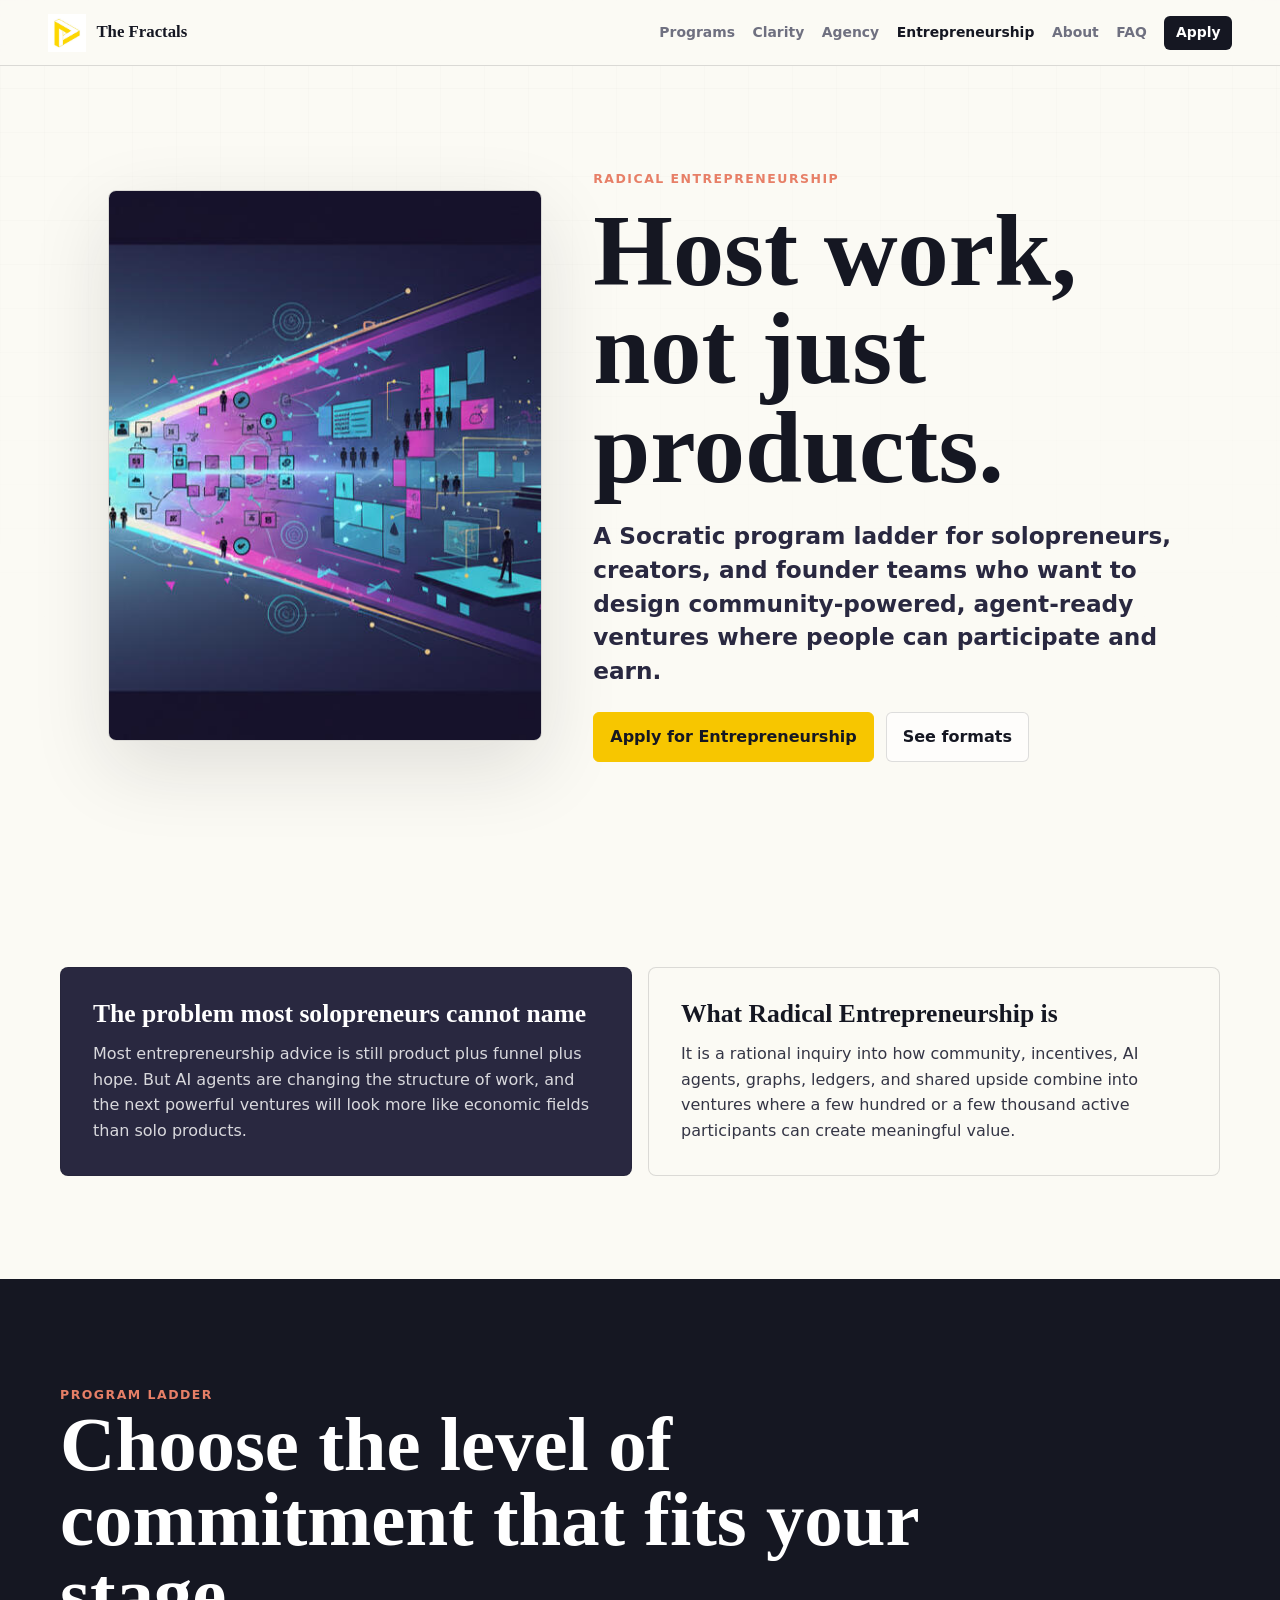
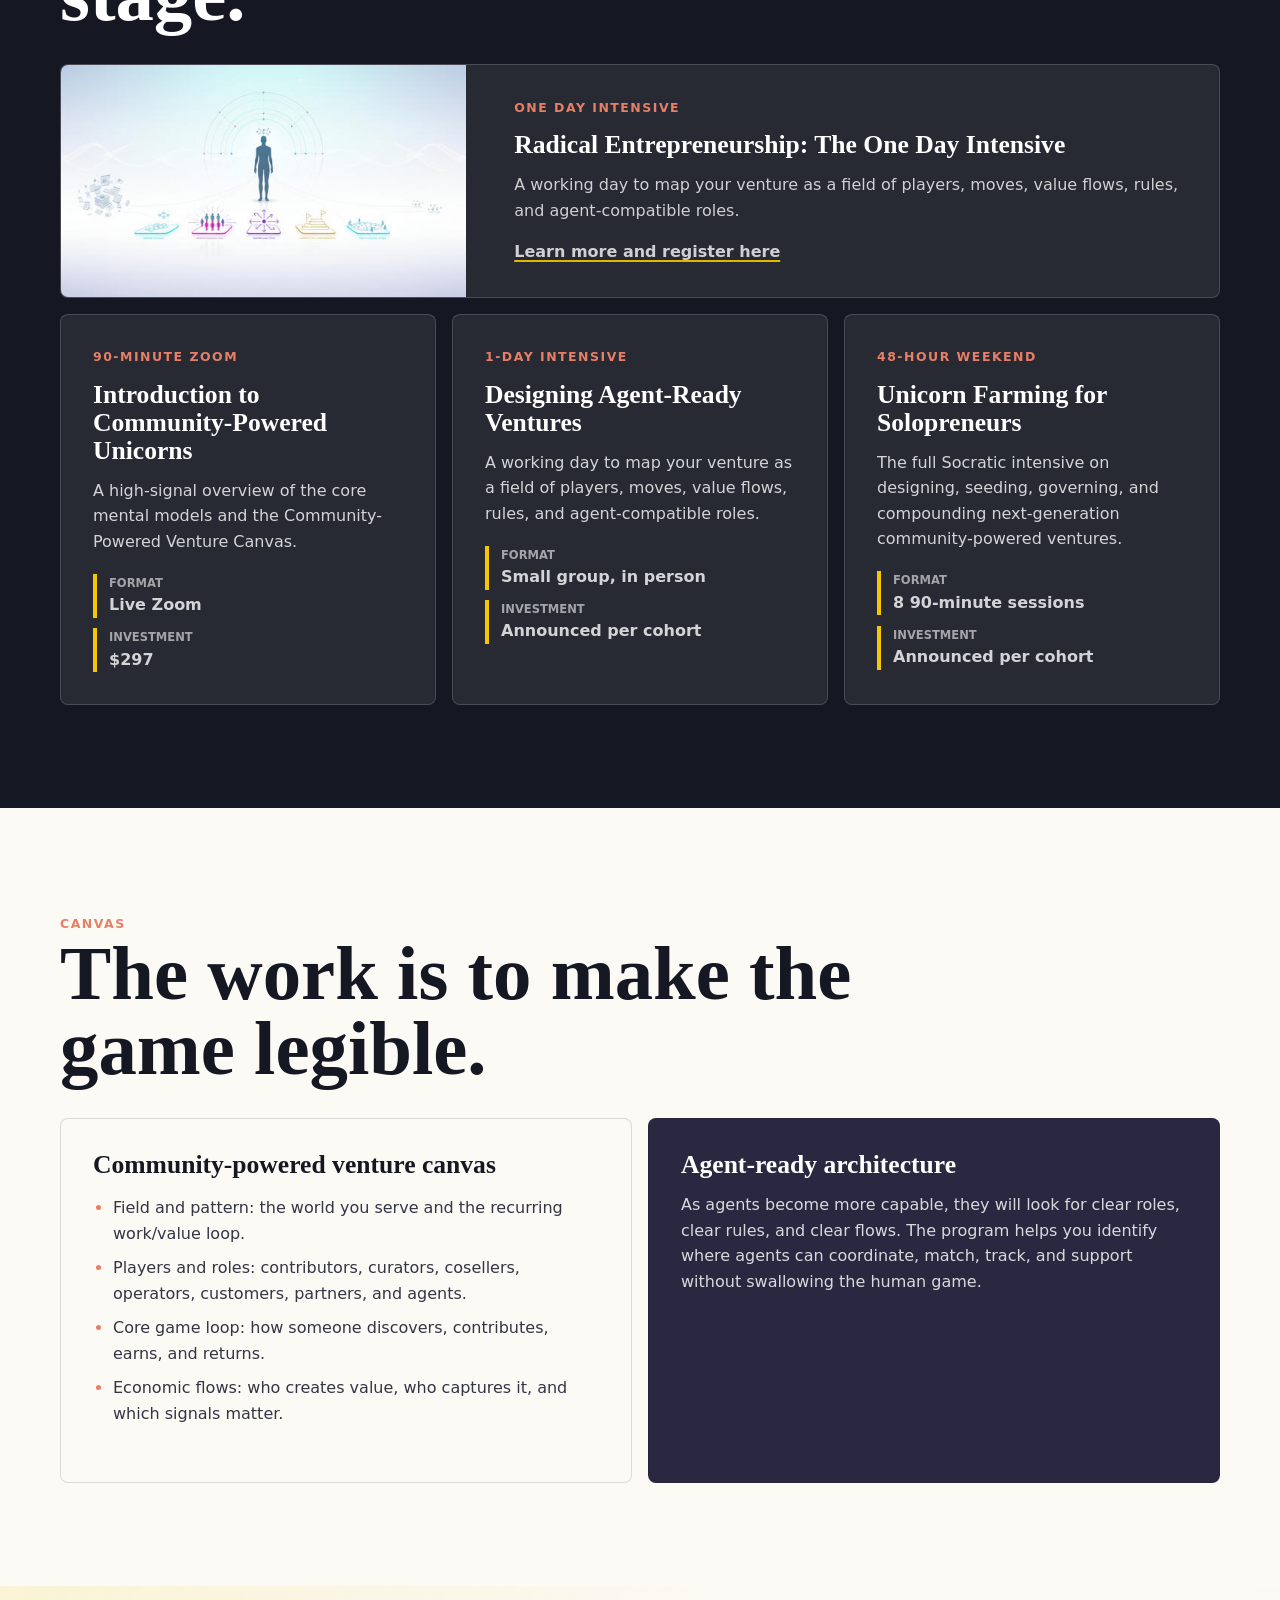
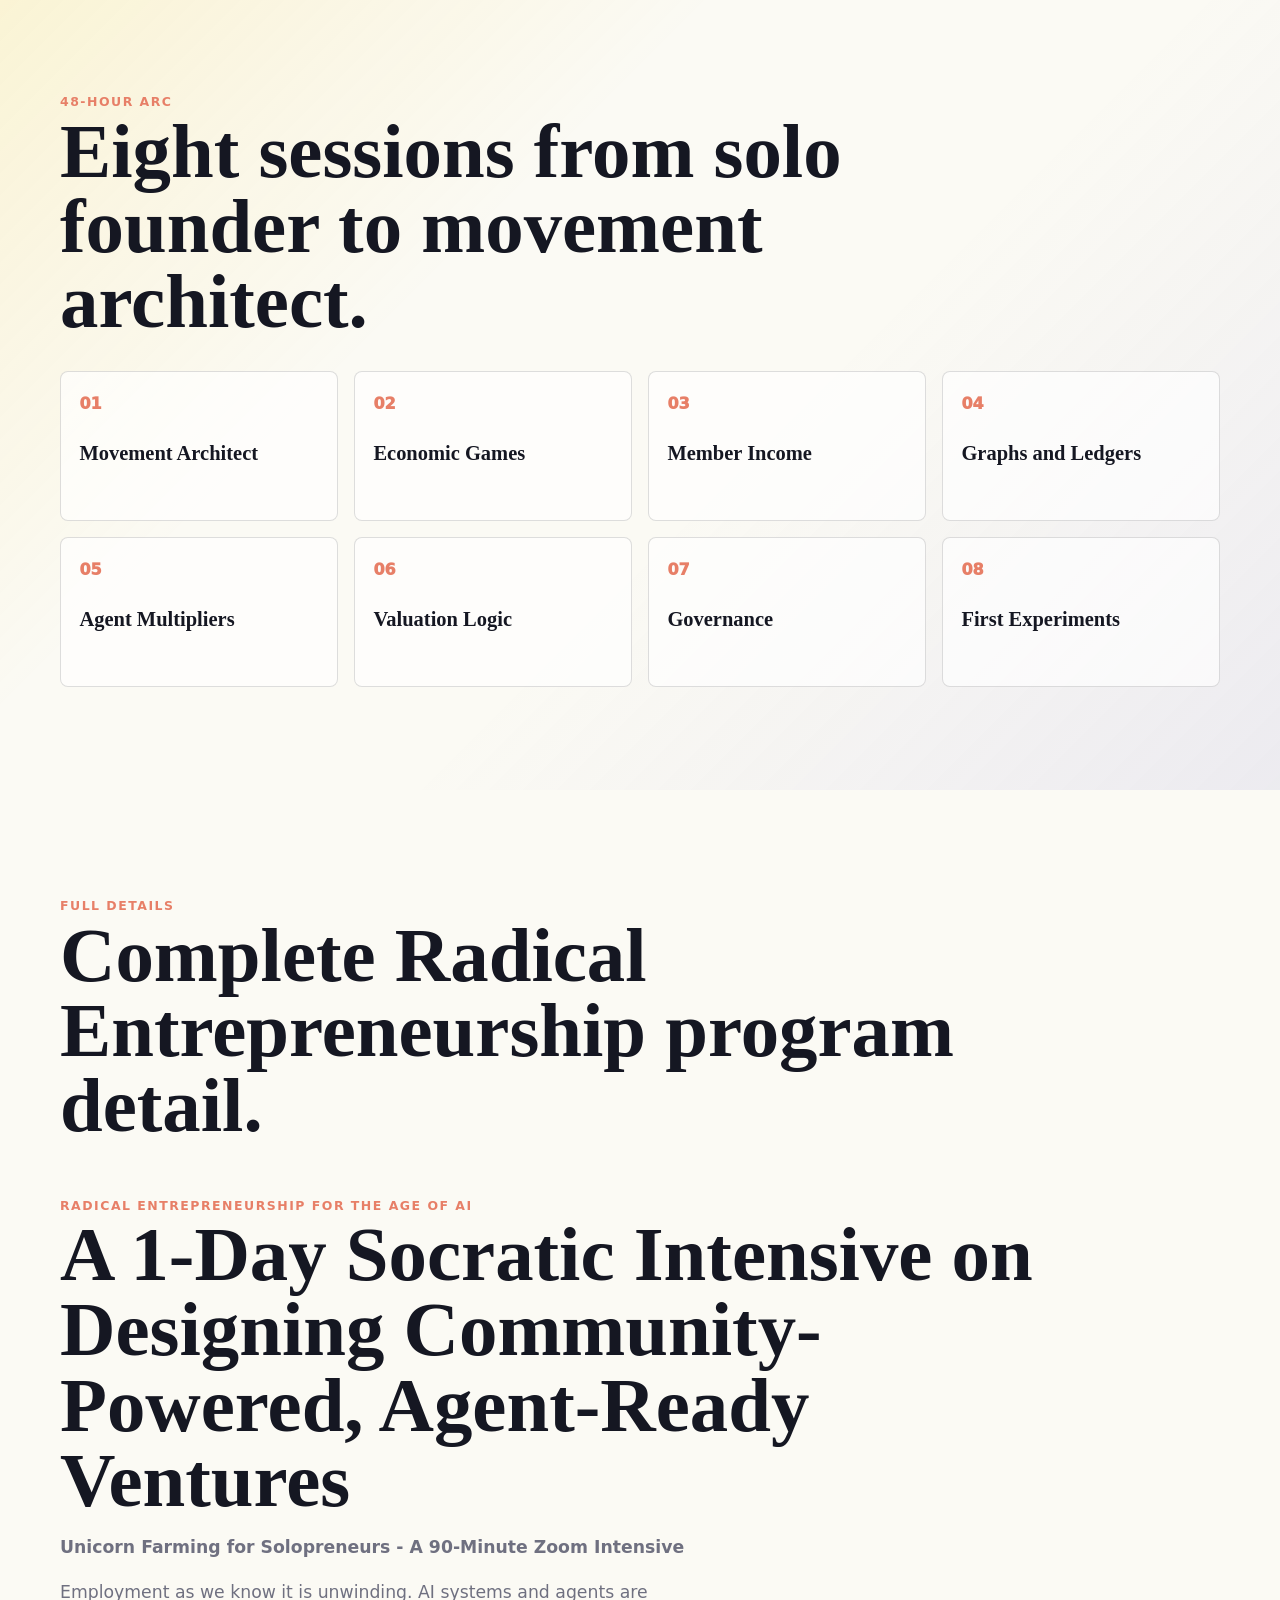
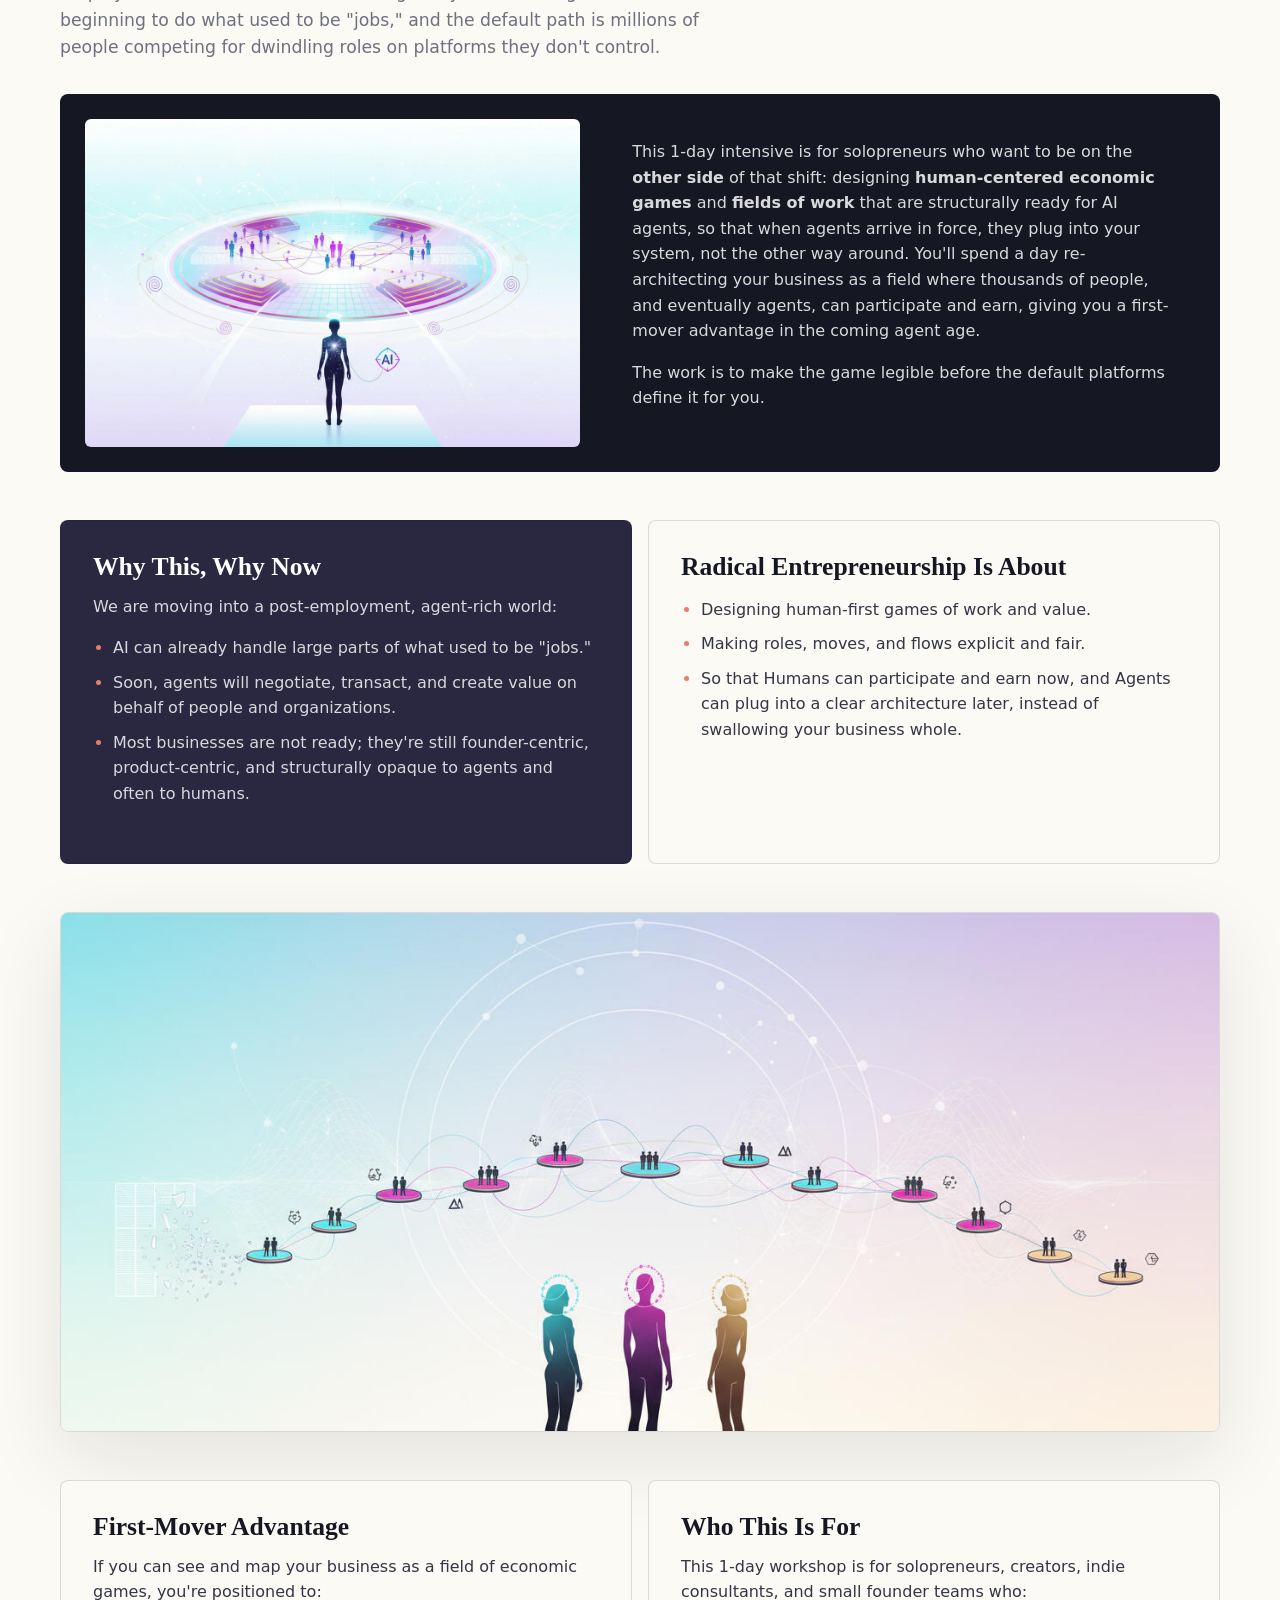
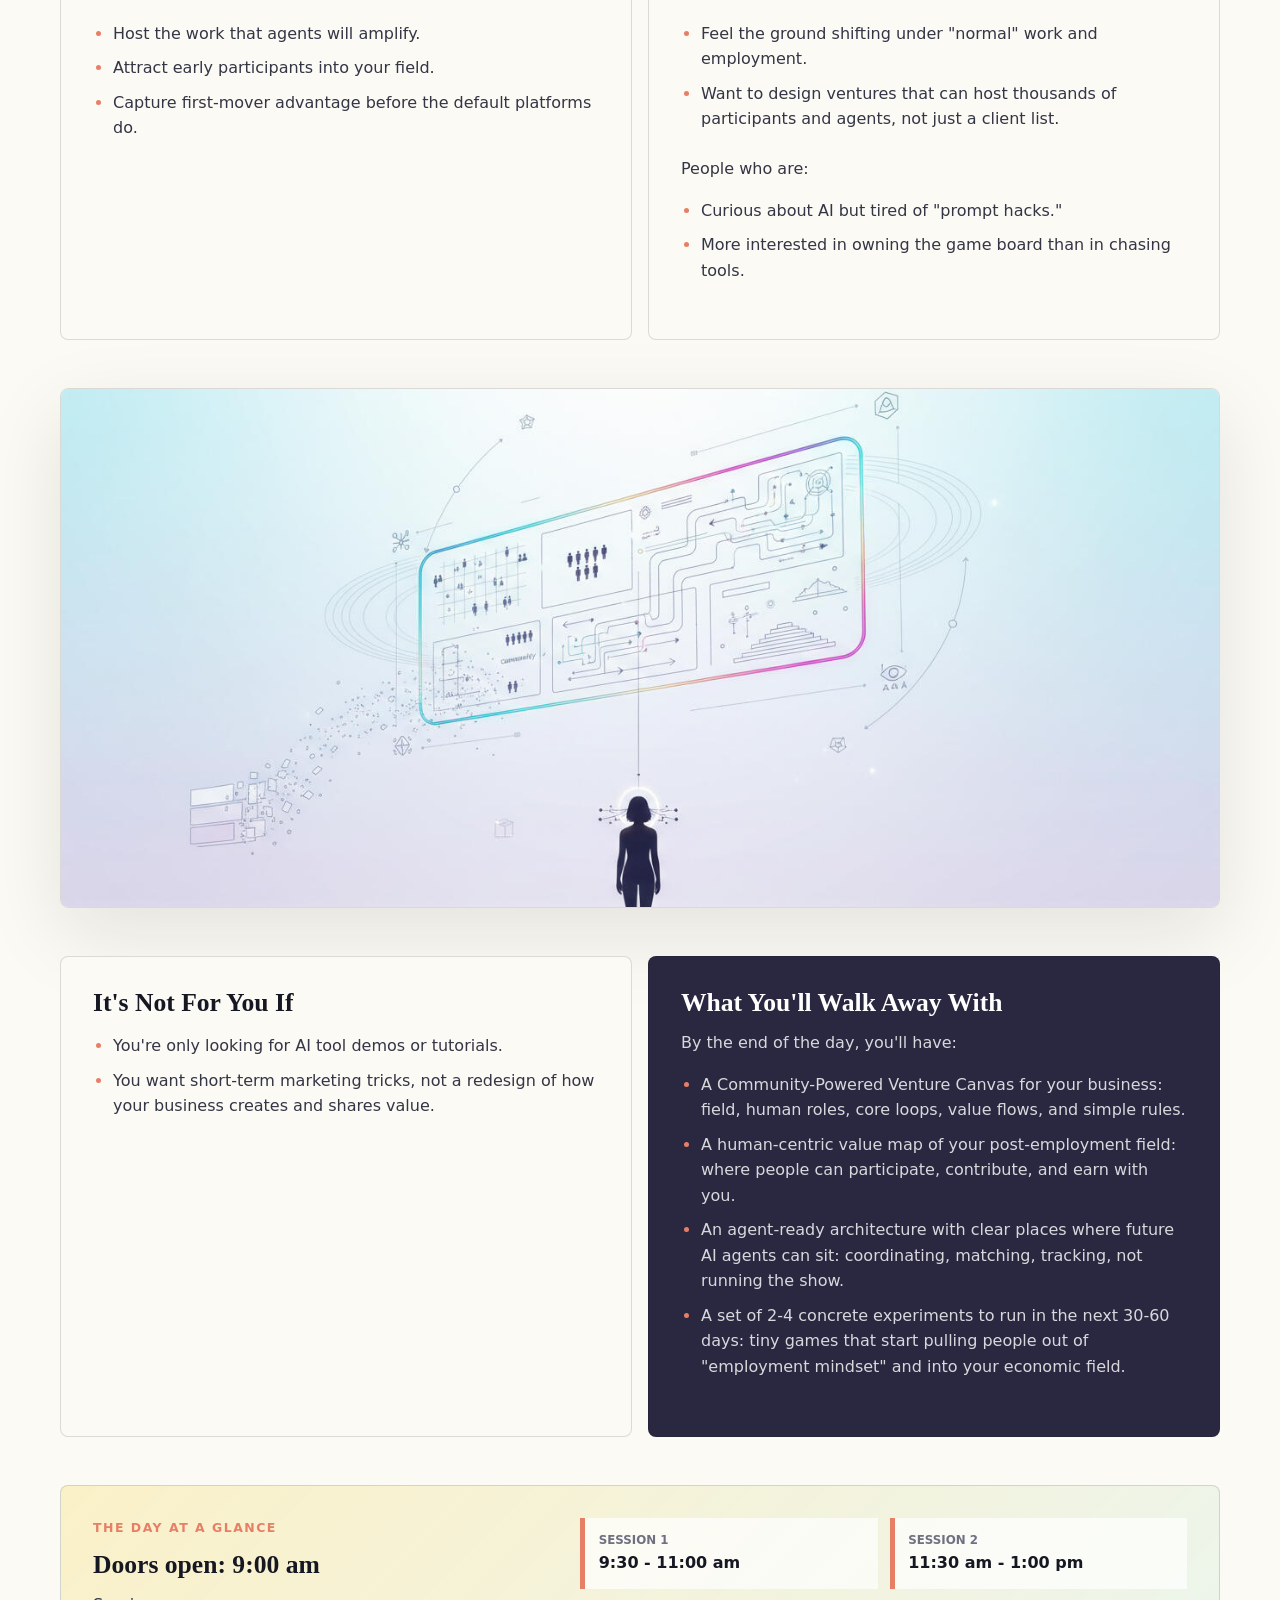
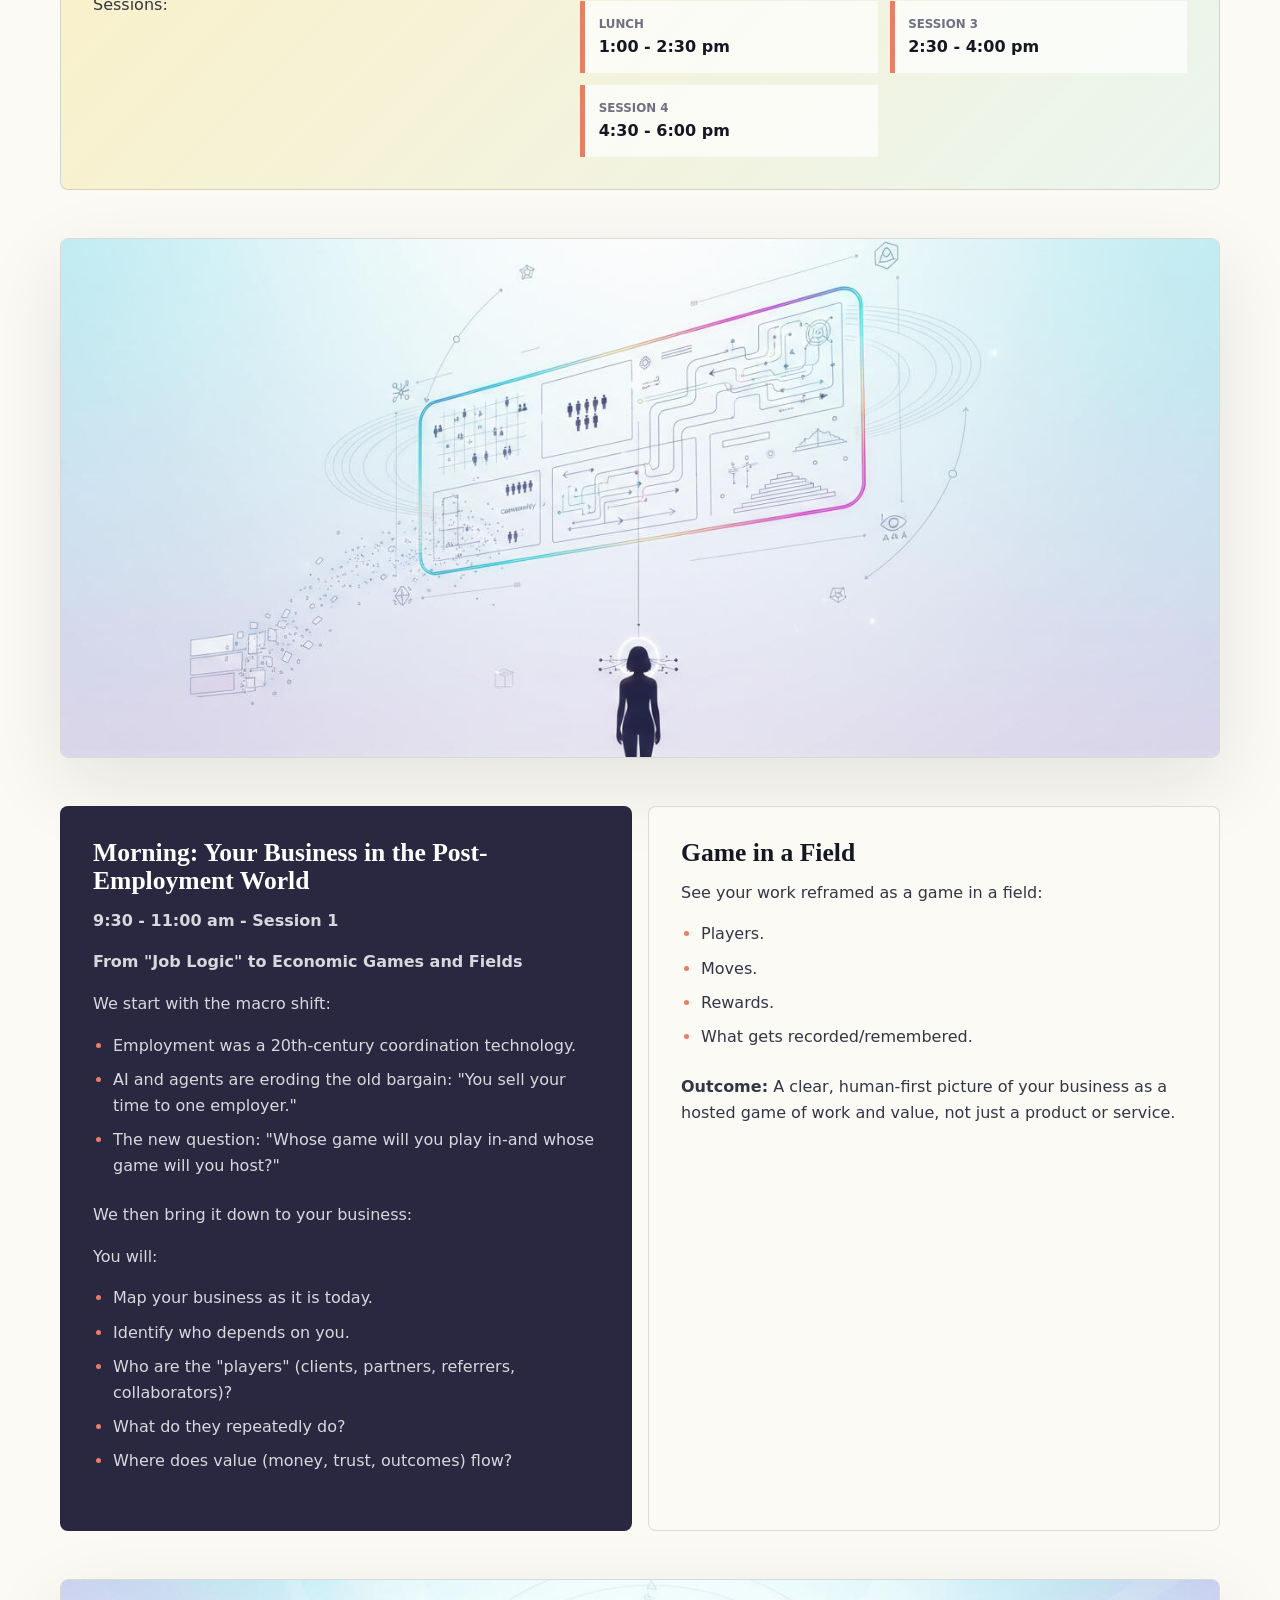
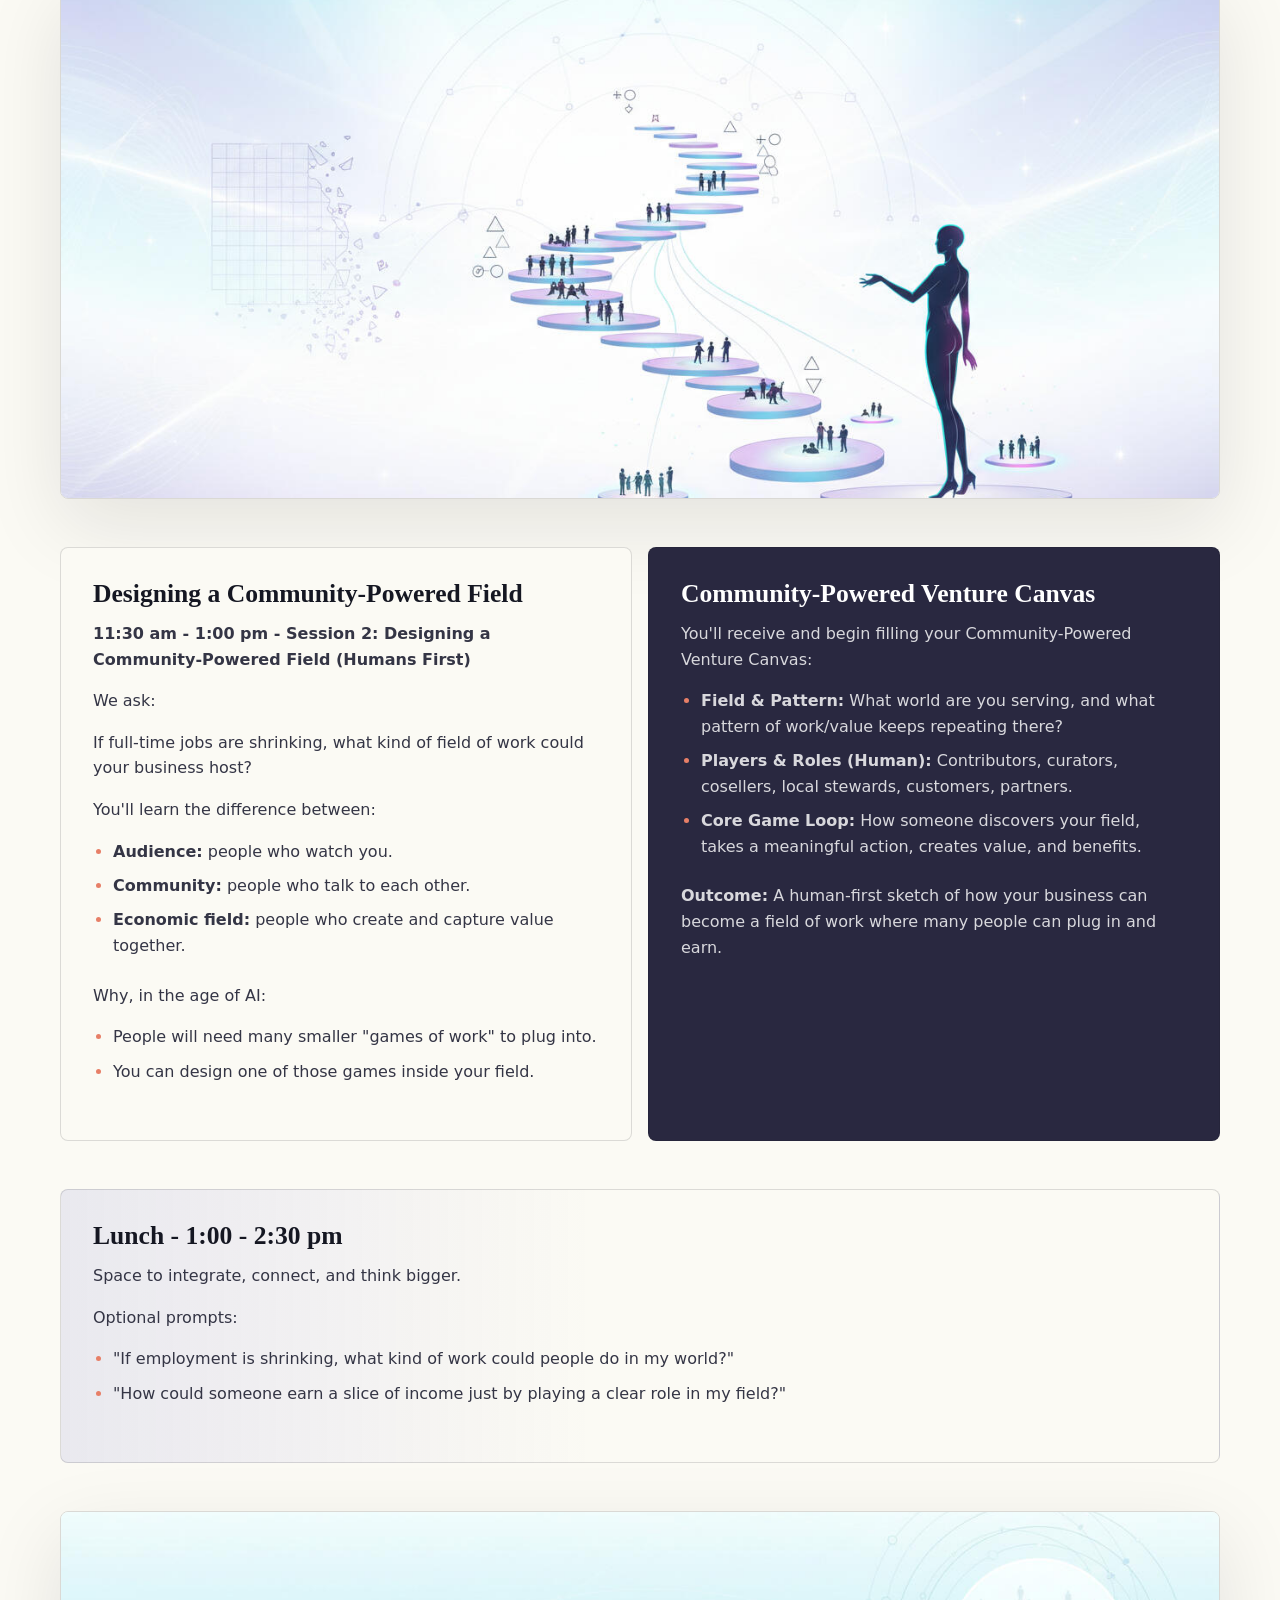
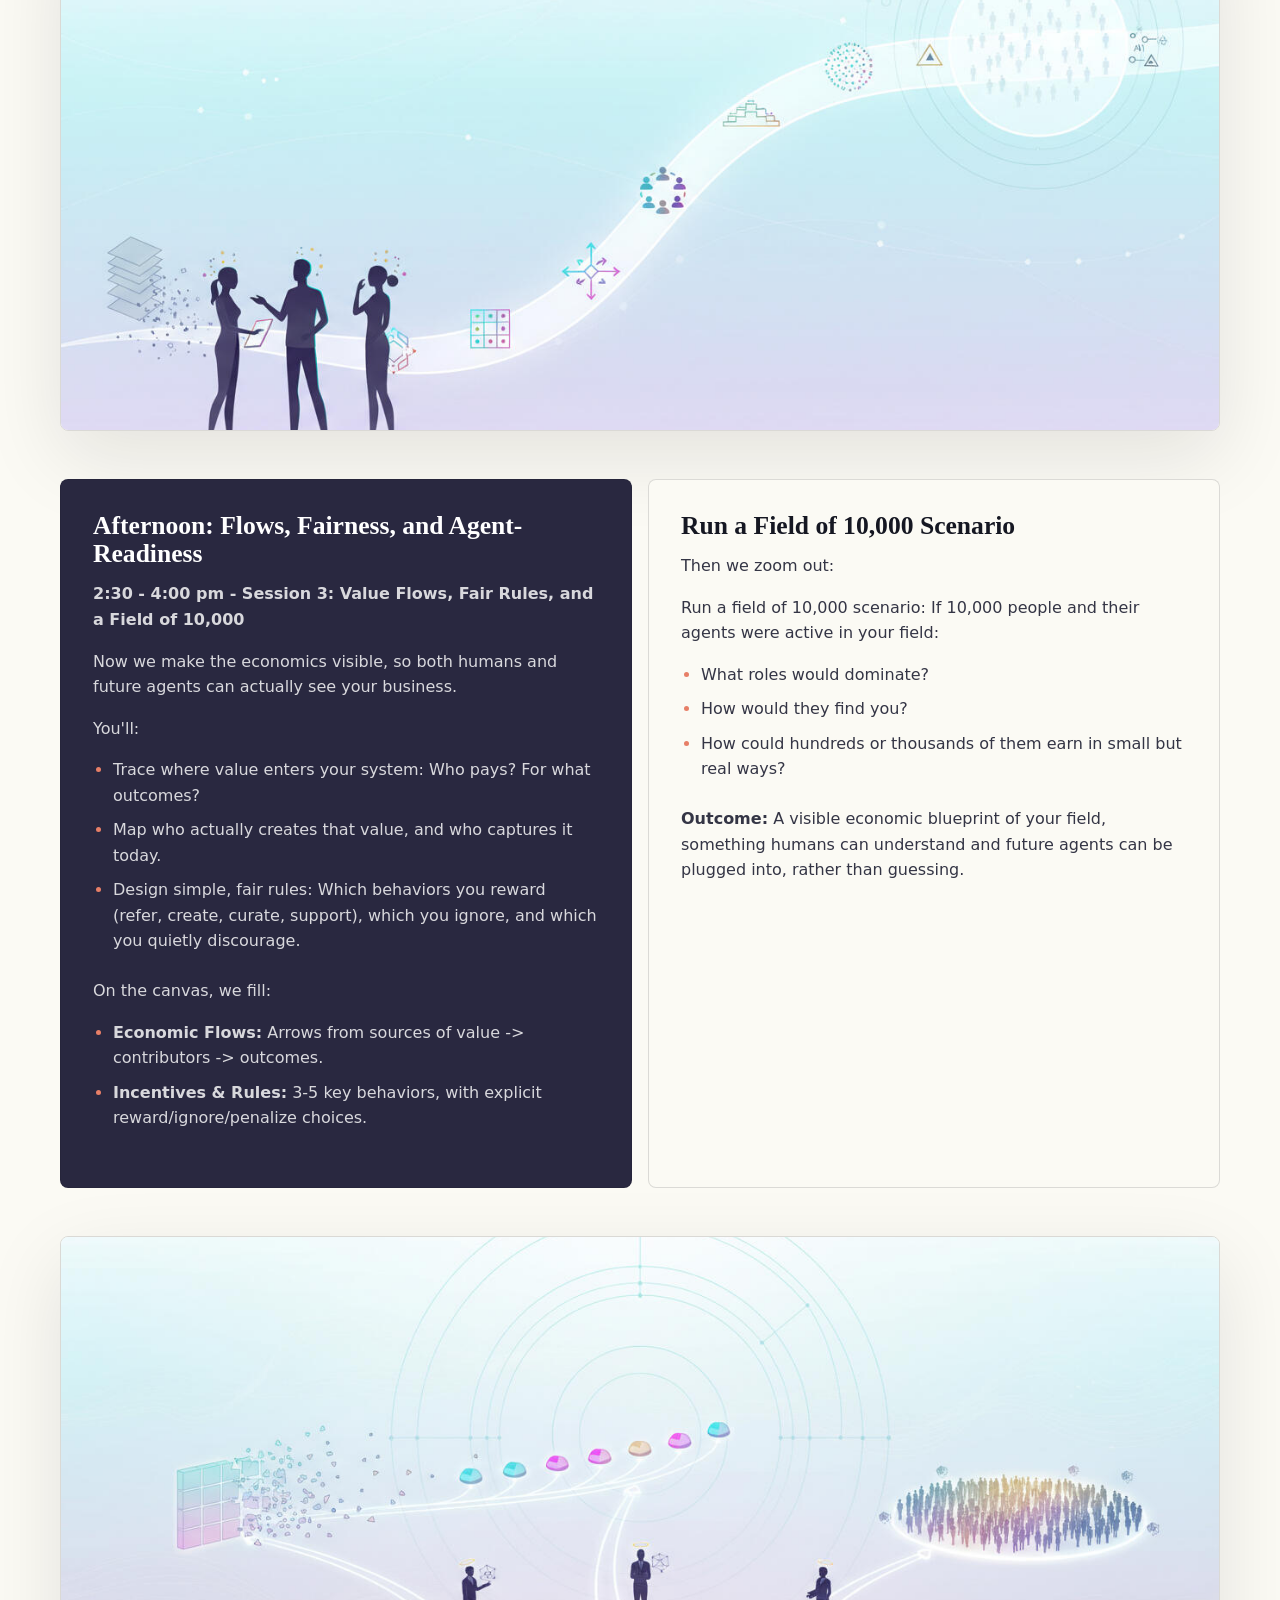
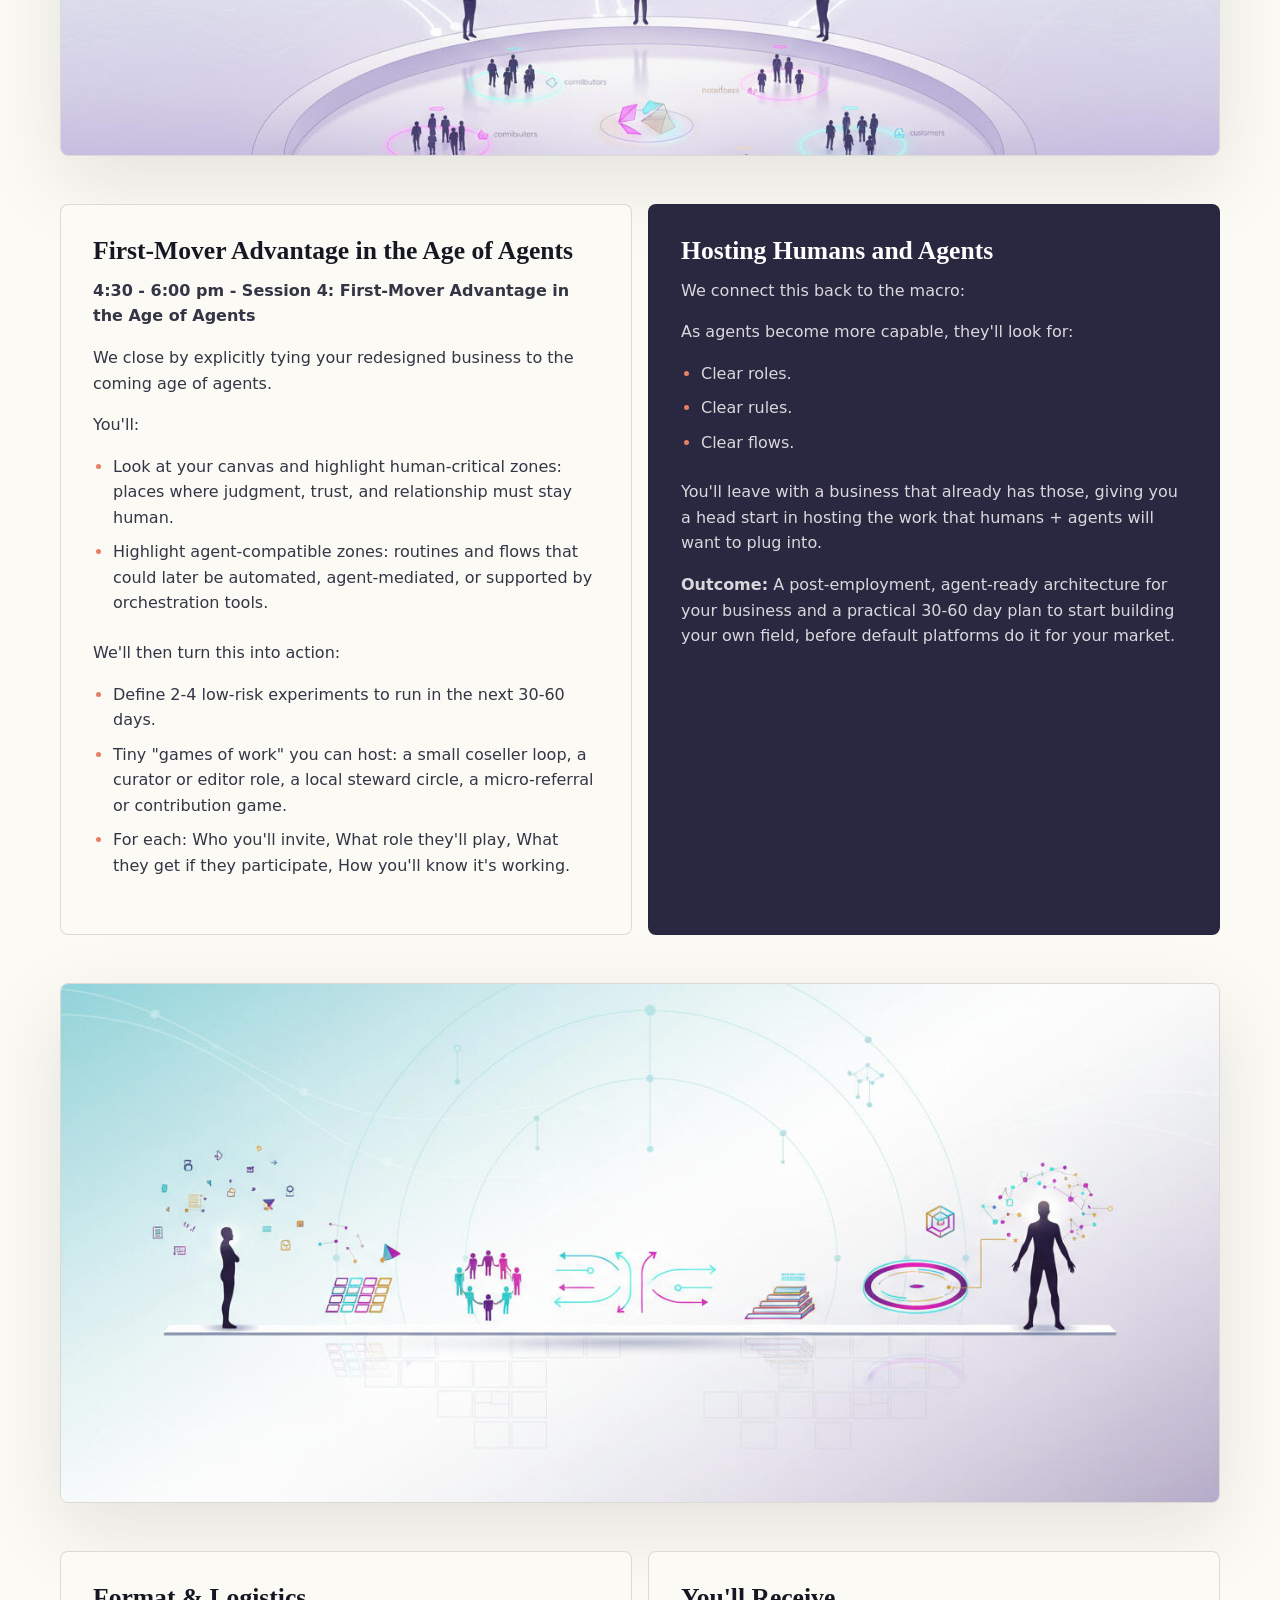
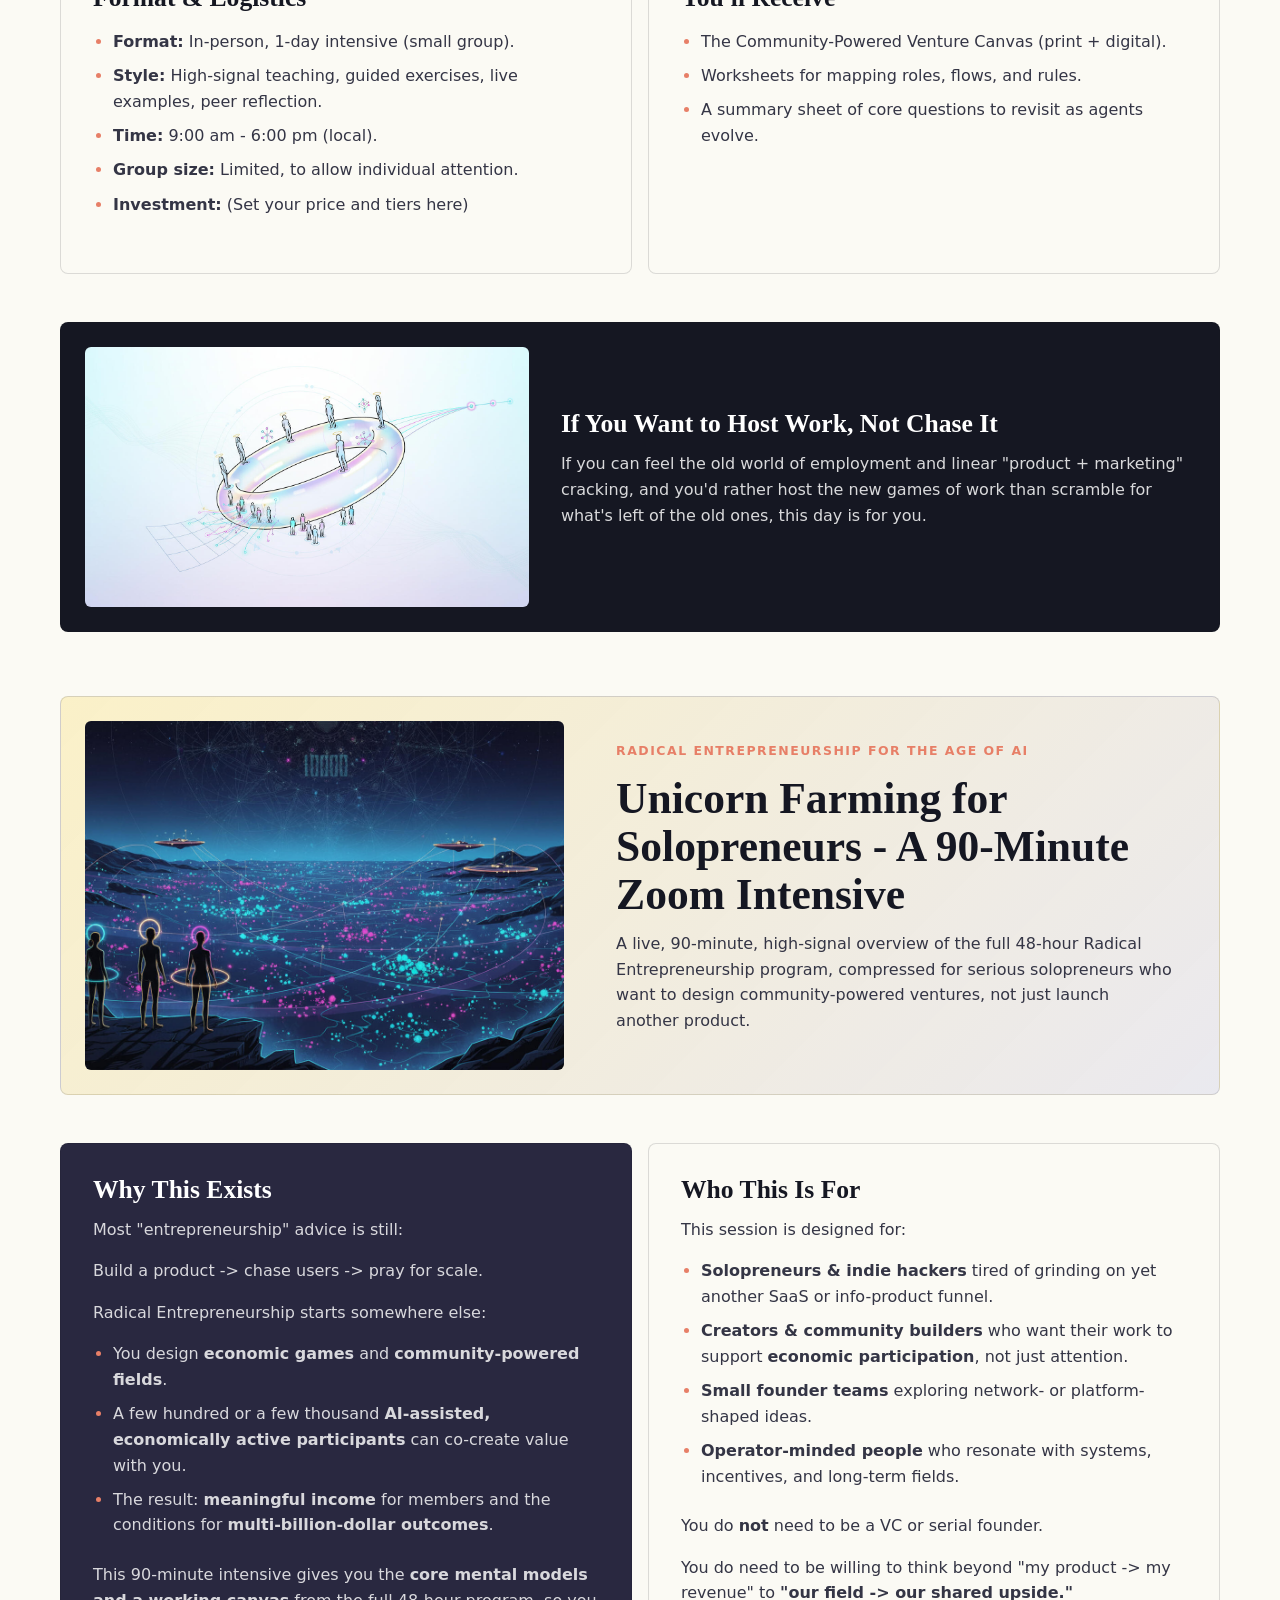
<file: entrepreneurship.html>
<!doctype html>
<html lang="en">
  <head>
    <meta charset="utf-8">
    <meta name="viewport" content="width=device-width, initial-scale=1">
    <title>Radical Entrepreneurship | The Fractals Company</title>
    <meta name="description" content="A Socratic program ladder for solopreneurs and founder teams designing community-powered, agent-ready ventures where humans participate and earn.">
    <meta property="og:site_name" content="The Fractals Company">
    <meta property="og:title" content="Radical Entrepreneurship">
    <meta property="og:description" content="Design community-powered, agent-ready ventures where humans participate, earn, and build economic fields that AI agents can amplify.">
    <meta property="og:type" content="website">
    <meta property="og:url" content="https://thefractals.co/entrepreneurship.html">
    <meta property="og:image" content="https://thefractals.co/assets/images/og-fractals.png">
    <meta property="og:image:width" content="1731">
    <meta property="og:image:height" content="909">
    <meta property="og:image:alt" content="Luminous fractal horizon with human silhouettes and network geometry.">
    <meta name="twitter:card" content="summary_large_image">
    <meta name="twitter:title" content="Radical Entrepreneurship">
    <meta name="twitter:description" content="Build community-powered, agent-ready ventures where humans can participate and earn.">
    <meta name="twitter:image" content="https://thefractals.co/assets/images/og-fractals.png">
    <link rel="icon" href="assets/images/image02.jpg">
    <link rel="stylesheet" href="styles.css">
  </head>
  <body>
    <a class="skip-link" href="#main">Skip to content</a>
    <header class="site-header" aria-label="Primary navigation">
      <a class="brand" href="index.html"><img src="assets/images/image02.jpg" alt=""><span>The Fractals</span></a>
      <nav>
        <a href="index.html#programs">Programs</a>
        <a href="clarity.html">Clarity</a>
        <a href="agency.html">Agency</a>
        <a href="entrepreneurship.html" aria-current="page">Entrepreneurship</a>
        <a href="about.html">About</a>
        <a href="faq.html">FAQ</a>
        <a class="nav-cta" href="apply.html?program=entrepreneurship&originPage=entrepreneurship">Apply</a>
      </nav>
    </header>

    <main id="main">
      <section class="page-hero entrepreneurship-hero">
        <img src="assets/images/image71-f382ca22.jpg" alt="" data-reveal>
        <div data-reveal>
          <p class="kicker">Radical Entrepreneurship</p>
          <h1>Host work, not just products.</h1>
          <p class="intro">A Socratic program ladder for solopreneurs, creators, and founder teams who want to design community-powered, agent-ready ventures where people can participate and earn.</p>
          <div class="button-row">
            <a class="button" href="apply.html?program=entrepreneurship&originPage=entrepreneurship">Apply for Entrepreneurship</a>
            <a class="button ghost" href="#formats">See formats</a>
          </div>
        </div>
      </section>

      <section class="section">
        <div class="content-grid">
          <article class="content-block dark" data-reveal>
            <h3>The problem most solopreneurs cannot name</h3>
            <p>Most entrepreneurship advice is still product plus funnel plus hope. But AI agents are changing the structure of work, and the next powerful ventures will look more like economic fields than solo products.</p>
          </article>
          <article class="content-block" data-reveal>
            <h3>What Radical Entrepreneurship is</h3>
            <p>It is a rational inquiry into how community, incentives, AI agents, graphs, ledgers, and shared upside combine into ventures where a few hundred or a few thousand active participants can create meaningful value.</p>
          </article>
        </div>
      </section>

      <section class="section band" id="formats">
        <div class="section-label" data-reveal>
          <span>Program ladder</span>
          <h2>Choose the level of commitment that fits your stage.</h2>
        </div>
        <article class="feature-strip" data-reveal>
          <img src="assets/images/image35.jpg" alt="">
          <div>
            <p class="eyebrow">One day intensive</p>
            <h3>Radical Entrepreneurship: The One Day Intensive</h3>
            <p>A working day to map your venture as a field of players, moves, value flows, rules, and agent-compatible roles.</p>
            <a class="text-link" href="apply.html#attend-entrepreneurship-daylong">Learn more and register here</a>
          </div>
        </article>
        <div class="format-grid">
          <article class="format-card" data-reveal>
            <p class="eyebrow">90-minute Zoom</p>
            <h3>Introduction to Community-Powered Unicorns</h3>
            <p>A high-signal overview of the core mental models and the Community-Powered Venture Canvas.</p>
            <dl><div><dt>Format</dt><dd>Live Zoom</dd></div><div><dt>Investment</dt><dd>$297</dd></div></dl>
          </article>
          <article class="format-card" data-reveal>
            <p class="eyebrow">1-day intensive</p>
            <h3>Designing Agent-Ready Ventures</h3>
            <p>A working day to map your venture as a field of players, moves, value flows, rules, and agent-compatible roles.</p>
            <dl><div><dt>Format</dt><dd>Small group, in person</dd></div><div><dt>Investment</dt><dd>Announced per cohort</dd></div></dl>
          </article>
          <article class="format-card" data-reveal>
            <p class="eyebrow">48-hour weekend</p>
            <h3>Unicorn Farming for Solopreneurs</h3>
            <p>The full Socratic intensive on designing, seeding, governing, and compounding next-generation community-powered ventures.</p>
            <dl><div><dt>Format</dt><dd>8 90-minute sessions</dd></div><div><dt>Investment</dt><dd>Announced per cohort</dd></div></dl>
          </article>
        </div>
      </section>

      <section class="section">
        <div class="section-label" data-reveal>
          <span>Canvas</span>
          <h2>The work is to make the game legible.</h2>
        </div>
        <div class="content-grid">
          <article class="content-block" data-reveal>
            <h3>Community-powered venture canvas</h3>
            <ul>
              <li>Field and pattern: the world you serve and the recurring work/value loop.</li>
              <li>Players and roles: contributors, curators, cosellers, operators, customers, partners, and agents.</li>
              <li>Core game loop: how someone discovers, contributes, earns, and returns.</li>
              <li>Economic flows: who creates value, who captures it, and which signals matter.</li>
            </ul>
          </article>
          <article class="content-block dark" data-reveal>
            <h3>Agent-ready architecture</h3>
            <p>As agents become more capable, they will look for clear roles, clear rules, and clear flows. The program helps you identify where agents can coordinate, match, track, and support without swallowing the human game.</p>
          </article>
        </div>
      </section>

      <section class="section split-section">
        <div class="section-label" data-reveal>
          <span>48-hour arc</span>
          <h2>Eight sessions from solo founder to movement architect.</h2>
        </div>
        <div class="arc-grid compact">
          <article data-reveal><span>01</span><h3>Movement Architect</h3></article>
          <article data-reveal><span>02</span><h3>Economic Games</h3></article>
          <article data-reveal><span>03</span><h3>Member Income</h3></article>
          <article data-reveal><span>04</span><h3>Graphs and Ledgers</h3></article>
          <article data-reveal><span>05</span><h3>Agent Multipliers</h3></article>
          <article data-reveal><span>06</span><h3>Valuation Logic</h3></article>
          <article data-reveal><span>07</span><h3>Governance</h3></article>
          <article data-reveal><span>08</span><h3>First Experiments</h3></article>
        </div>
      </section>


      <section class="section legacy-detail" id="entrepreneurship-full">
        <div class="section-label" data-reveal>
          <span>Full details</span>
          <h2>Complete Radical Entrepreneurship program detail.</h2>
        </div>
        <div class="section-label" data-reveal>
          <span>Radical Entrepreneurship for the Age of AI</span>
          <h2>A 1-Day Socratic Intensive on Designing Community-Powered, Agent-Ready Ventures</h2>
          <p><strong>Unicorn Farming for Solopreneurs - A 90-Minute Zoom Intensive</strong></p>
          <p>Employment as we know it is unwinding. AI systems and agents are beginning to do what used to be "jobs," and the default path is millions of people competing for dwindling roles on platforms they don't control.</p>
        </div>

        <div class="agent-hero" data-reveal>
          <img src="assets/images/image74.jpg" alt="">
          <div>
            <p>
              This 1-day intensive is for solopreneurs who want to be on the <strong>other side</strong> of that shift: designing <strong>human-centered economic games</strong> and <strong>fields of work</strong> that are structurally ready for AI agents, so that when agents arrive in force, they plug into your system, not the other way around. You'll spend a day re-architecting your business as a field where thousands of people, and eventually agents, can participate and earn, giving you a first-mover advantage in the coming agent age.
            </p>
            <p>
              The work is to make the game legible before the default platforms define it for you.
            </p>
          </div>
        </div>

        <div class="content-grid">
          <article class="content-block dark" data-reveal>
            <h3>Why This, Why Now</h3>
            <p>We are moving into a post-employment, agent-rich world:</p>
            <ul>
              <li>AI can already handle large parts of what used to be "jobs."</li>
              <li>Soon, agents will negotiate, transact, and create value on behalf of people and organizations.</li>
              <li>Most businesses are not ready; they're still founder-centric, product-centric, and structurally opaque to agents and often to humans.</li>
            </ul>
          </article>

          <article class="content-block" data-reveal>
            <h3>Radical Entrepreneurship Is About</h3>
            <ul>
              <li>Designing human-first games of work and value.</li>
              <li>Making roles, moves, and flows explicit and fair.</li>
              <li>So that Humans can participate and earn now, and Agents can plug into a clear architecture later, instead of swallowing your business whole.</li>
            </ul>
          </article>
        </div>

        <img class="wide-image" src="assets/images/image75.jpg" alt="" data-reveal>

        <div class="content-grid">
          <article class="content-block" data-reveal>
            <h3>First-Mover Advantage</h3>
            <p>If you can see and map your business as a field of economic games, you're positioned to:</p>
            <ul>
              <li>Host the work that agents will amplify.</li>
              <li>Attract early participants into your field.</li>
              <li>Capture first-mover advantage before the default platforms do.</li>
            </ul>
          </article>

          <article class="content-block" data-reveal>
            <h3>Who This Is For</h3>
            <p>This 1-day workshop is for solopreneurs, creators, indie consultants, and small founder teams who:</p>
            <ul>
              <li>Feel the ground shifting under "normal" work and employment.</li>
              <li>Want to design ventures that can host thousands of participants and agents, not just a client list.</li>
            </ul>
            <p>People who are:</p>
            <ul>
              <li>Curious about AI but tired of "prompt hacks."</li>
              <li>More interested in owning the game board than in chasing tools.</li>
            </ul>
          </article>
        </div>

        <img class="wide-image" src="assets/images/image76.jpg" alt="" data-reveal>

        <div class="content-grid">
          <article class="content-block" data-reveal>
            <h3>It's Not For You If</h3>
            <ul>
              <li>You're only looking for AI tool demos or tutorials.</li>
              <li>You want short-term marketing tricks, not a redesign of how your business creates and shares value.</li>
            </ul>
          </article>

          <article class="content-block dark" data-reveal>
            <h3>What You'll Walk Away With</h3>
            <p>By the end of the day, you'll have:</p>
            <ul>
              <li>A Community-Powered Venture Canvas for your business: field, human roles, core loops, value flows, and simple rules.</li>
              <li>A human-centric value map of your post-employment field: where people can participate, contribute, and earn with you.</li>
              <li>An agent-ready architecture with clear places where future AI agents can sit: coordinating, matching, tracking, not running the show.</li>
              <li>A set of 2-4 concrete experiments to run in the next 30-60 days: tiny games that start pulling people out of "employment mindset" and into your economic field.</li>
            </ul>
          </article>
        </div>

        <div class="day-glance" data-reveal>
          <div>
            <p class="kicker">The Day at a Glance</p>
            <h3>Doors open: 9:00 am</h3>
            <p>Sessions:</p>
          </div>
          <dl class="schedule-list">
            <div><dt>Session 1</dt><dd>9:30 - 11:00 am</dd></div>
            <div><dt>Session 2</dt><dd>11:30 am - 1:00 pm</dd></div>
            <div><dt>Lunch</dt><dd>1:00 - 2:30 pm</dd></div>
            <div><dt>Session 3</dt><dd>2:30 - 4:00 pm</dd></div>
            <div><dt>Session 4</dt><dd>4:30 - 6:00 pm</dd></div>
          </dl>
        </div>

        <img class="wide-image" src="assets/images/image76-3c696978.jpg" alt="" data-reveal>

        <div class="content-grid">
          <article class="content-block dark" data-reveal>
            <h3>Morning: Your Business in the Post-Employment World</h3>
            <p><strong>9:30 - 11:00 am - Session 1</strong></p>
            <p><strong>From "Job Logic" to Economic Games and Fields</strong></p>
            <p>We start with the macro shift:</p>
            <ul>
              <li>Employment was a 20th-century coordination technology.</li>
              <li>AI and agents are eroding the old bargain: "You sell your time to one employer."</li>
              <li>The new question: "Whose game will you play in-and whose game will you host?"</li>
            </ul>
            <p>We then bring it down to your business:</p>
            <p>You will:</p>
            <ul>
              <li>Map your business as it is today.</li>
              <li>Identify who depends on you.</li>
              <li>Who are the "players" (clients, partners, referrers, collaborators)?</li>
              <li>What do they repeatedly do?</li>
              <li>Where does value (money, trust, outcomes) flow?</li>
            </ul>
          </article>

          <article class="content-block" data-reveal>
            <h3>Game in a Field</h3>
            <p>See your work reframed as a game in a field:</p>
            <ul>
              <li>Players.</li>
              <li>Moves.</li>
              <li>Rewards.</li>
              <li>What gets recorded/remembered.</li>
            </ul>
            <p><strong>Outcome:</strong> A clear, human-first picture of your business as a hosted game of work and value, not just a product or service.</p>
          </article>
        </div>

        <img class="wide-image" src="assets/images/image77.jpg" alt="" data-reveal>

        <div class="content-grid">
          <article class="content-block" data-reveal>
            <h3>Designing a Community-Powered Field</h3>
            <p><strong>11:30 am - 1:00 pm - Session 2: Designing a Community-Powered Field (Humans First)</strong></p>
            <p>We ask:</p>
            <p>If full-time jobs are shrinking, what kind of field of work could your business host?</p>
            <p>You'll learn the difference between:</p>
            <ul>
              <li><strong>Audience:</strong> people who watch you.</li>
              <li><strong>Community:</strong> people who talk to each other.</li>
              <li><strong>Economic field:</strong> people who create and capture value together.</li>
            </ul>
            <p>Why, in the age of AI:</p>
            <ul>
              <li>People will need many smaller "games of work" to plug into.</li>
              <li>You can design one of those games inside your field.</li>
            </ul>
          </article>

          <article class="content-block dark" data-reveal>
            <h3>Community-Powered Venture Canvas</h3>
            <p>You'll receive and begin filling your Community-Powered Venture Canvas:</p>
            <ul>
              <li><strong>Field & Pattern:</strong> What world are you serving, and what pattern of work/value keeps repeating there?</li>
              <li><strong>Players & Roles (Human):</strong> Contributors, curators, cosellers, local stewards, customers, partners.</li>
              <li><strong>Core Game Loop:</strong> How someone discovers your field, takes a meaningful action, creates value, and benefits.</li>
            </ul>
            <p><strong>Outcome:</strong> A human-first sketch of how your business can become a field of work where many people can plug in and earn.</p>
          </article>
        </div>

        <article class="lunch-note" data-reveal>
          <h3>Lunch - 1:00 - 2:30 pm</h3>
          <p>Space to integrate, connect, and think bigger.</p>
          <p>Optional prompts:</p>
          <ul>
            <li>"If employment is shrinking, what kind of work could people do in my world?"</li>
            <li>"How could someone earn a slice of income just by playing a clear role in my field?"</li>
          </ul>
        </article>

        <img class="wide-image" src="assets/images/image78.jpg" alt="" data-reveal>

        <div class="content-grid">
          <article class="content-block dark" data-reveal>
            <h3>Afternoon: Flows, Fairness, and Agent-Readiness</h3>
            <p><strong>2:30 - 4:00 pm - Session 3: Value Flows, Fair Rules, and a Field of 10,000</strong></p>
            <p>Now we make the economics visible, so both humans and future agents can actually see your business.</p>
            <p>You'll:</p>
            <ul>
              <li>Trace where value enters your system: Who pays? For what outcomes?</li>
              <li>Map who actually creates that value, and who captures it today.</li>
              <li>Design simple, fair rules: Which behaviors you reward (refer, create, curate, support), which you ignore, and which you quietly discourage.</li>
            </ul>
            <p>On the canvas, we fill:</p>
            <ul>
              <li><strong>Economic Flows:</strong> Arrows from sources of value -> contributors -> outcomes.</li>
              <li><strong>Incentives & Rules:</strong> 3-5 key behaviors, with explicit reward/ignore/penalize choices.</li>
            </ul>
          </article>

          <article class="content-block" data-reveal>
            <h3>Run a Field of 10,000 Scenario</h3>
            <p>Then we zoom out:</p>
            <p>Run a field of 10,000 scenario: If 10,000 people and their agents were active in your field:</p>
            <ul>
              <li>What roles would dominate?</li>
              <li>How would they find you?</li>
              <li>How could hundreds or thousands of them earn in small but real ways?</li>
            </ul>
            <p><strong>Outcome:</strong> A visible economic blueprint of your field, something humans can understand and future agents can be plugged into, rather than guessing.</p>
          </article>
        </div>

        <img class="wide-image" src="assets/images/image79.jpg" alt="" data-reveal>

        <div class="content-grid">
          <article class="content-block" data-reveal>
            <h3>First-Mover Advantage in the Age of Agents</h3>
            <p><strong>4:30 - 6:00 pm - Session 4: First-Mover Advantage in the Age of Agents</strong></p>
            <p>We close by explicitly tying your redesigned business to the coming age of agents.</p>
            <p>You'll:</p>
            <ul>
              <li>Look at your canvas and highlight human-critical zones: places where judgment, trust, and relationship must stay human.</li>
              <li>Highlight agent-compatible zones: routines and flows that could later be automated, agent-mediated, or supported by orchestration tools.</li>
            </ul>
            <p>We'll then turn this into action:</p>
            <ul>
              <li>Define 2-4 low-risk experiments to run in the next 30-60 days.</li>
              <li>Tiny "games of work" you can host: a small coseller loop, a curator or editor role, a local steward circle, a micro-referral or contribution game.</li>
              <li>For each: Who you'll invite, What role they'll play, What they get if they participate, How you'll know it's working.</li>
            </ul>
          </article>

          <article class="content-block dark" data-reveal>
            <h3>Hosting Humans and Agents</h3>
            <p>We connect this back to the macro:</p>
            <p>As agents become more capable, they'll look for:</p>
            <ul>
              <li>Clear roles.</li>
              <li>Clear rules.</li>
              <li>Clear flows.</li>
            </ul>
            <p>You'll leave with a business that already has those, giving you a head start in hosting the work that humans + agents will want to plug into.</p>
            <p><strong>Outcome:</strong> A post-employment, agent-ready architecture for your business and a practical 30-60 day plan to start building your own field, before default platforms do it for your market.</p>
          </article>
        </div>

        <img class="wide-image" src="assets/images/image80.jpg" alt="" data-reveal>

        <div class="content-grid">
          <article class="content-block" data-reveal>
            <h3>Format & Logistics</h3>
            <ul>
              <li><strong>Format:</strong> In-person, 1-day intensive (small group).</li>
              <li><strong>Style:</strong> High-signal teaching, guided exercises, live examples, peer reflection.</li>
              <li><strong>Time:</strong> 9:00 am - 6:00 pm (local).</li>
              <li><strong>Group size:</strong> Limited, to allow individual attention.</li>
              <li><strong>Investment:</strong> (Set your price and tiers here)</li>
            </ul>
          </article>

          <article class="content-block" data-reveal>
            <h3>You'll Receive</h3>
            <ul>
              <li>The Community-Powered Venture Canvas (print + digital).</li>
              <li>Worksheets for mapping roles, flows, and rules.</li>
              <li>A summary sheet of core questions to revisit as agents evolve.</li>
            </ul>
          </article>
        </div>

        <div class="closing-offer" data-reveal>
          <img src="assets/images/image81.jpg" alt="">
          <div>
            <h3>If You Want to Host Work, Not Chase It</h3>
            <p>If you can feel the old world of employment and linear "product + marketing" cracking, and you'd rather host the new games of work than scramble for what's left of the old ones, this day is for you.</p>
          </div>
        </div>

        <div class="zoom-intensive" data-reveal>
          <img src="assets/images/image65.jpg" alt="">
          <div>
            <p class="kicker">Radical Entrepreneurship for the Age of AI</p>
            <h3>Unicorn Farming for Solopreneurs - A 90-Minute Zoom Intensive</h3>
            <p>A live, 90-minute, high-signal overview of the full 48-hour Radical Entrepreneurship program, compressed for serious solopreneurs who want to design community-powered ventures, not just launch another product.</p>
          </div>
        </div>

        <div class="content-grid">
          <article class="content-block dark" data-reveal>
            <h3>Why This Exists</h3>
            <p>Most "entrepreneurship" advice is still:</p>
            <p>Build a product -> chase users -> pray for scale.</p>
            <p>Radical Entrepreneurship starts somewhere else:</p>
            <ul>
              <li>You design <strong>economic games</strong> and <strong>community-powered fields</strong>.</li>
              <li>A few hundred or a few thousand <strong>AI-assisted, economically active participants</strong> can co-create value with you.</li>
              <li>The result: <strong>meaningful income</strong> for members and the conditions for <strong>multi-billion-dollar outcomes</strong>.</li>
            </ul>
            <p>This 90-minute intensive gives you the <strong>core mental models and a working canvas</strong> from the full 48-hour program, so you can see:</p>
            <ul>
              <li>How this applies to your domain.</li>
              <li>Whether you want to go deeper.</li>
            </ul>
          </article>

          <article class="content-block" data-reveal>
            <h3>Who This Is For</h3>
            <p>This session is designed for:</p>
            <ul>
              <li><strong>Solopreneurs & indie hackers</strong> tired of grinding on yet another SaaS or info-product funnel.</li>
              <li><strong>Creators & community builders</strong> who want their work to support <strong>economic participation</strong>, not just attention.</li>
              <li><strong>Small founder teams</strong> exploring network- or platform-shaped ideas.</li>
              <li><strong>Operator-minded people</strong> who resonate with systems, incentives, and long-term fields.</li>
            </ul>
            <p>You do <strong>not</strong> need to be a VC or serial founder.</p>
            <p>You do need to be willing to think beyond "my product -> my revenue" to <strong>"our field -> our shared upside."</strong></p>
          </article>
        </div>

        <img class="wide-image" src="assets/images/image66.jpg" alt="" data-reveal>

        <div class="content-grid">
          <article class="content-block" data-reveal>
            <h3>What You'll Walk Away With</h3>
            <p>In 90 minutes, you'll leave with:</p>
            <ul>
              <li><strong>A new lens on ventures:</strong> A clear shift from "startup = product + users" to <strong>"startup = economic game + community field."</strong></li>
              <li><strong>The Community-Powered Venture Canvas (1-page):</strong> A practical, structured canvas that captures your field, players, core game loop, incentives, economic flows, and where AI agents sit.</li>
              <li><strong>The "Few Thousand -> Multi-Billion" logic:</strong> A first-principles understanding of why a few thousand AI-assisted members in a well-designed field can support very large valuations.</li>
              <li><strong>A precise view of the 48-hour Radical Entrepreneurship program:</strong> You'll know what the full program covers, how it runs, and whether it's the right move for you.</li>
            </ul>
          </article>

          <article class="content-block dark" data-reveal>
            <h3>What We'll Cover (Session Flow)</h3>
            <p><strong>1. Reframing: From Product to Economic Game (0-20 min)</strong></p>
            <ul>
              <li>Why the old "build -> launch -> hope" script is structurally limited.</li>
              <li>Ventures as <strong>economic games</strong> with players, moves, rewards, and state changes (what gets recorded where).</li>
              <li>You'll see your current or planned venture as a <strong>game with explicit players and moves</strong>, not just a bundle of features.</li>
            </ul>
          </article>
        </div>

        <img class="wide-image" src="assets/images/image67.jpg" alt="" data-reveal>

        <div class="content-grid">
          <article class="content-block" data-reveal>
            <h3>2. Community-Powered Ventures & the "Field of 1000" (20-35 min)</h3>
            <p>The difference between:</p>
            <ul>
              <li><strong>Audience</strong> (watching you).</li>
              <li><strong>Community</strong> (interacting with each other).</li>
              <li><strong>Economic Field</strong> (transacting and earning).</li>
            </ul>
            <p>Why <strong>meaningful income for members</strong> changes retention, resilience, and the shape of your moat.</p>
            <p>How a few thousand AI-assisted, economically active participants can rationally support multi-billion valuations.</p>
            <p>You'll start to see where 1000 people in your world could plug in and earn.</p>
          </article>

          <article class="content-block dark" data-reveal>
            <h3>3. The Community-Powered Venture Canvas (Live Walkthrough) (35-55 min)</h3>
            <p>We'll walk through a 1-page canvas that distills key ideas from the 48-hour program:</p>
            <ul>
              <li><strong>Field & Pattern:</strong> What field are you in? What's the recurring pattern of value?</li>
              <li><strong>Players & Roles:</strong> Creators, curators, cosellers, operators, AI agents-who does what, repeatedly?</li>
              <li><strong>Core Game Loop:</strong> How people discover the game, contribute, earn, and loop back.</li>
              <li><strong>Economic Flows:</strong> Where value (money or otherwise) actually moves. Who gets paid for what, and based on which signals?</li>
              <li><strong>Incentives & Rules:</strong> What behaviors are you rewarding, penalizing, or ignoring?</li>
              <li><strong>AI & Automation:</strong> Where do AI agents sit in your game: onboarding, matching, measurement, payouts?</li>
              <li><strong>Field of 1000:</strong> How could a few hundred or a few thousand participants realistically join, act, and earn?</li>
            </ul>
            <p>You'll actively sketch a rough version for your own venture during this section, using the canvas as a guide.</p>
          </article>
        </div>

        <img class="wide-image" src="assets/images/image68.jpg" alt="" data-reveal>

        <div class="content-grid">
          <article class="content-block dark" data-reveal>
            <h3>4. Portfolios, Risk, and "Unicorn Farming" (55-70 min)</h3>
            <p>We connect a single venture to a <strong>portfolio view</strong>.</p>
            <ul>
              <li><strong>Small probes:</strong> Many low-cost experiments in how people can play and earn.</li>
              <li><strong>Core games:</strong> A small number of working loops.</li>
              <li><strong>Platforms ("Unicorns"):</strong> Rare, compounding structures supported by everything beneath them.</li>
            </ul>
            <p>You'll see:</p>
            <ul>
              <li>How to think like a <strong>portfolio designer</strong>, not just a founder of one product.</li>
              <li>Why cultivating a <strong>field of games</strong> makes rare, large outcomes more likely.</li>
              <li>How this ties into: your time and attention, your risk tolerance, and any external capital you may (or may not) bring in.</li>
            </ul>
          </article>

          <article class="content-block" data-reveal>
            <h3>5. The Full 48-Hour Radical Entrepreneurship Program (70-80 min)</h3>
            <p>Once the core ideas are clear, we zoom out and show you the full arc:</p>
            <ul>
              <li><strong>Inner clarity:</strong> Aligning the game you're building with the game you actually want to play.</li>
              <li><strong>System architecture:</strong> Fields, nodes, flows, rules, and Intergraph-like substrates.</li>
              <li><strong>Community-powered ventures:</strong> Roles, loops, and earnings for a few hundred or a few thousand people.</li>
              <li><strong>Portfolios & unicorn farming:</strong> From probes -> core games -> platforms.</li>
              <li><strong>Operating rhythms:</strong> Re/Activity loops, reviews, and cadences that keep the whole thing alive.</li>
            </ul>
            <p>You'll know exactly what happens in those 48 hours, how we work, and what you'll come out with.</p>
          </article>
        </div>

        <img class="wide-image" src="assets/images/image53.jpg" alt="" data-reveal>

        <div class="content-grid">
          <article class="content-block dark" data-reveal>
            <h3>6. Q&A and Next Steps (80-90 min)</h3>
            <p><strong>Open Q&A:</strong></p>
            <ul>
              <li>Apply the patterns to <strong>your specific context</strong>.</li>
              <li>Ask about: technical feasibility, community design, capital strategy, or where to start if you're very early vs already shipping.</li>
            </ul>
            <p>We'll close with:</p>
            <ul>
              <li>How to keep using the <strong>canvas and mental models</strong> on your own.</li>
              <li>How to <strong>apply for or join</strong> the next 48-hour Radical Entrepreneurship cohort, if that's the right move.</li>
            </ul>
          </article>

          <article class="content-block" data-reveal>
            <h3>Format & Logistics</h3>
            <ul>
              <li><strong>Format:</strong> Live on Zoom (90 minutes).</li>
              <li><strong>Style:</strong> High-signal lecture + live modeling + working time + Q&A.</li>
              <li><strong>Investment:</strong> $297.</li>
            </ul>
            <p>You'll receive:</p>
            <ul>
              <li>The Community-Powered Venture Canvas (template).</li>
              <li>A summary sheet of the key concepts and questions.</li>
              <li>Access to the recording if you can't attend live.</li>
            </ul>
            <p>This is a stand-alone intensive and also the front door into the other Radical Entrepreneurship programs.</p>
          </article>
        </div>

        <img class="wide-image" src="assets/images/image69.jpg" alt="" data-reveal>

        <div class="content-grid">
          <article class="content-block" data-reveal>
            <h3>Is This for You?</h3>
            <p>This is for you if:</p>
            <ul>
              <li>You're already building or seriously ready to build.</li>
              <li>You think in terms of <strong>systems, leverage, and long games</strong>.</li>
              <li>You care that your work supports <strong>real incomes for others</strong>, not just your own revenue.</li>
            </ul>
          </article>

          <article class="content-block dark" data-reveal>
            <h3>This Is Not For You If</h3>
            <ul>
              <li>You only want tactics for paid ads, funnels, or quick hacks.</li>
              <li>You want a generic motivation talk without doing any thinking.</li>
            </ul>
          </article>
        </div>

        <div class="closing-offer" data-reveal>
          <img src="assets/images/image70.jpg" alt="">
          <div>
            <p class="kicker">90-min For The Win</p>
            <h3>If this resonates, your next move is simple.</h3>
            <a class="button" href="apply.html#attend-entrepreneurship-intro">Buy Radical Entrepreneurship for 90-Minutes</a>
            <p>Design the <strong>game, field, and incentives</strong> first, before you commit years of time into building yet another small product inside someone else's platform.</p>
          </div>
        </div>

        <div class="zoom-intensive" data-reveal>
          <img src="assets/images/image71-f382ca22.jpg" alt="">
          <div>
            <p class="kicker">Radical Entrepreneurship for the Age of AI</p>
            <h3>A 48-hour Socratic Intensive on Designing, Seeding, and Compounding Next-Gen Ventures</h3>
            <p><strong>The Post-Employment Future of Entrepreneurship</strong></p>
            <p>Design ventures where a few hundred AI-assisted community members can build wealth, and in the process, build billion-dollar businesses.</p>
          </div>
        </div>

        <img class="wide-image" src="assets/images/image53-f382ca22.jpg" alt="" data-reveal>

        <div class="content-grid">
          <article class="content-block dark" data-reveal>
            <h3>The Problem Most Solopreneurs Can't Name</h3>
            <p>You're not short on ideas, skills, or leverage.</p>
            <p>You might have:</p>
            <ul>
              <li>Built or exited one or more companies.</li>
              <li>Advised, invested, or experimented in multiple domains.</li>
              <li>Collected a dense network and a strong personal reputation.</li>
            </ul>
            <p>Yet your entrepreneurial work still feels more like a sequence of individual projects than a compounding, community-powered game:</p>
            <ul>
              <li>Each new product or company is built for a market, not with a community.</li>
              <li>Your real constraint is time, trust, and attention, but you're still trying to solve it mostly alone.</li>
              <li>You sense that platforms with real economic participation will dwarf traditional SaaS, but your current models treat users as customers, not co-builders.</li>
              <li>AI shows up as tooling, not as a way to turn hundreds or thousands of aligned participants into a coordinated, income-generating force.</li>
            </ul>
            <p>You intuitively know:</p>
            <p><strong>A small, tightly aligned community, with AI assistance and real economic upside, can be more powerful than any single company.</strong></p>
            <p>Radical Entrepreneurship is the 48-hour program dedicated to designing those community-powered ventures.</p>
          </article>

          <article class="content-block" data-reveal>
            <h3>What Radical Entrepreneurship Is</h3>
            <p>Radical Entrepreneurship: Unicorn Farming for Solopreneurs is a 48-hour, in-person Socratic intensive for founders and builders who want to:</p>
            <ul>
              <li>Move from solo products to community-powered platforms.</li>
              <li>Design ventures where members are not just users, but co-earners and co-sellers.</li>
              <li>Design ventures where AI agents help each member act like a mini-organization.</li>
              <li>Design ventures where a few thousand or even a few hundred active participants can drive massive economic value.</li>
              <li>Understand how to translate "a few thousand AI-assisted, economically empowered members" into "platforms plausibly worth billions."</li>
            </ul>
          </article>
        </div>

        <img class="wide-image" src="assets/images/image54.jpg" alt="" data-reveal>

        <div class="content-grid">
          <article class="content-block" data-reveal>
            <h3>It Is Not</h3>
            <ul>
              <li>A community-building tactics workshop (Discord/Slack tricks, content calendars, etc.).</li>
              <li>A generic "build an audience" course.</li>
              <li>A fundraising bootcamp.</li>
            </ul>
            <p>Instead, it is a precise, rational conversation about:</p>
            <ul>
              <li>How community, incentives, and AI combine into new venture architectures.</li>
              <li>How to turn "followers" into agents, cosellers, and stakeholders.</li>
              <li>How to use fabrics, including things like the Intergraph, to make contributions visible, route opportunities, and share value programmatically.</li>
            </ul>
            <p>You don't leave with "7 steps to grow your followers."</p>
            <p>You leave with clear models for community-powered ventures where both you and your members can win at scale.</p>
          </article>

          <article class="content-block dark" data-reveal>
            <h3>Who Radical Entrepreneurship Is For</h3>
            <p>Radical Entrepreneurship is built for high-capacity solopreneurs and micro-founders who:</p>
            <ul>
              <li>Want to lead movements, not just run companies.</li>
              <li>Already have, or can realistically gather, a dense niche community, even in the low hundreds or low thousands.</li>
              <li>Care about participants earning meaningful incomes, not just buying subscriptions.</li>
            </ul>
            <p>The program is for entrepreneurs who are capable of thinking in terms of networks, incentives, AI agents, and economic graphs.</p>
          </article>
        </div>

        <img class="wide-image" src="assets/images/image55.jpg" alt="" data-reveal>

        <article class="lunch-note" data-reveal>
          <h3>Examples</h3>
          <ul>
            <li>A founder who wants to turn a niche SaaS into a coseller network where power users share in the upside.</li>
            <li>A creator with a strong audience who wants to transform it into a working guild with shared earnings.</li>
            <li>An operator-investor who wants to launch multiple community-powered ventures from a single, coherent thesis.</li>
            <li>A systems thinker who sees how knowledge graphs + agents + incentives can become a living, income-generating ecosystem.</li>
          </ul>
          <p>If you're interested in movement-scale entrepreneurship, where a relatively small, empowered community can move large markets, you're the intended audience.</p>
        </article>

        <img class="wide-image" src="assets/images/image54-d5d05cb8.jpg" alt="" data-reveal>

        <div class="content-grid">
          <article class="content-block dark" data-reveal>
            <h3>Why Radical Entrepreneurship Exists</h3>
            <p>Most "community + product" thinking today is shallow:</p>
            <ul>
              <li>"Engage users more."</li>
              <li>"Build a Discord."</li>
              <li>"Start a referral program."</li>
            </ul>
            <p>But community-powered ventures are fundamentally different:</p>
            <ul>
              <li>They are economic networks, not just audiences.</li>
              <li>Their members are participants and cosellers, not just consumers.</li>
              <li>Their AI and infrastructure turn a few hundred or a few thousand capable people + agents into a global force.</li>
            </ul>
          </article>

          <article class="content-block" data-reveal>
            <h3>The Community-Powered Venture Pattern</h3>
            <p>Radical Entrepreneurship exists to:</p>
            <ul>
              <li>Make the community-powered venture pattern explicit.</li>
              <li>Ask who contributes what.</li>
              <li>How is value tracked?</li>
              <li>How is income shared?</li>
              <li>What role do AI agents and fabrics like The Intergraph play?</li>
            </ul>
            <p>See how inner clarity (Radical Clarity) and system design (Radical Agency) naturally extend into movement design, participant economics, and multi-billion-dollar platform potential.</p>
          </article>
        </div>

        <img class="wide-image" src="assets/images/image56.jpg" alt="" data-reveal>

        <div class="content-grid">
          <article class="content-block" data-reveal>
            <h3>At the Core</h3>
            <p>At the core is a simple but under-used thesis:</p>
            <p><strong>If even a few hundred or a few thousand people can earn meaningful income through your platform, and their contributions are amplified by AI and protocols, the platform itself can legitimately be worth billions.</strong></p>
          </article>

          <article class="content-block dark" data-reveal>
            <h3>8-Session Arc of Radical Entrepreneurship</h3>
            <p>Over a 48-hour weekend, Radical Entrepreneurship unfolds through eight 90-minute sessions.</p>
            <p>We move between:</p>
            <ul>
              <li>Your lived questions about power, money, community, and time, and</li>
              <li>Concrete architectures: graphs, incentives, ledgers, and agents.</li>
            </ul>
          </article>
        </div>

        <img class="wide-image" src="assets/images/image57.jpg" alt="" data-reveal>

        <article class="lunch-note" data-reveal>
          <h3>1. From Solo Founder to Movement Architect</h3>
          <p><strong>Identity, Community, and Scale</strong></p>
          <ul>
            <li>Examine the shift from "I build products" to "I architect games communities can win."</li>
            <li>Distinguish your personal brand, your platform, and your community's identity.</li>
            <li>See how your current stance toward "audience" or "users" limits what's possible.</li>
            <li>Clarify what kind of movement you are actually willing and able to lead.</li>
          </ul>
        </article>

        <img class="wide-image" src="assets/images/image58-ffda8652.jpg" alt="" data-reveal>

        <div class="content-grid">
          <article class="content-block dark" data-reveal>
            <h3>2. Community-Powered Ventures as Economic Games</h3>
            <p><strong>Players, Roles, and Shared Upside</strong></p>
            <p>Redefine your venture as a multi-player economic game:</p>
            <ul>
              <li>You.</li>
              <li>Community members.</li>
              <li>AI agents.</li>
              <li>Partner orgs.</li>
              <li>End customers.</li>
            </ul>
            <p>Identify potential roles:</p>
            <ul>
              <li>Cosellers.</li>
              <li>Creators.</li>
              <li>Curators.</li>
              <li>Operators.</li>
              <li>Agents acting on their behalf.</li>
            </ul>
            <p>Ask, for each role:</p>
            <ul>
              <li>What value do they create?</li>
              <li>What do they earn?</li>
              <li>Why is it worth their time?</li>
            </ul>
          </article>

          <article class="content-block" data-reveal>
            <h3>3. Designing Meaningful Income for Members</h3>
            <p><strong>From Token Gestures to Real Economics</strong></p>
            <p>Make "meaningful income" concrete:</p>
            <p>For your people, in your niche, what numbers actually matter?</p>
            <p>Explore models where:</p>
            <ul>
              <li>A few hundred or a few thousand community members can each earn real money, not just points or discounts.</li>
              <li>The model works without collapsing your own unit economics.</li>
            </ul>
            <p>Map different economic designs:</p>
            <ul>
              <li>Commissions / coseller models.</li>
              <li>Revenue sharing.</li>
              <li>Tiered roles and responsibilities.</li>
              <li>Staking reputation, not just money.</li>
            </ul>
          </article>
        </div>

        <img class="wide-image" src="assets/images/image59-0aaf9184.jpg" alt="" data-reveal>

        <div class="content-grid">
          <article class="content-block" data-reveal>
            <h3>4. Graphs, Ledgers, and the Intergraph Pattern</h3>
            <p><strong>Seeing and Rewarding Every Contribution</strong></p>
            <p>Treat your venture as a graph:</p>
            <ul>
              <li>Nodes: humans, agents, orgs.</li>
              <li>Edges: introductions, cosells, influence, work.</li>
            </ul>
            <p>Explore how a fabric like the Intergraph can:</p>
            <ul>
              <li>Store minds, memories, semantics, games, and ledgers.</li>
              <li>Make contributions visible and programmable.</li>
              <li>Enable transparent rewards across many interactions and channels.</li>
            </ul>
            <p>Ask: what must your system remember and measure to reward people fairly and powerfully?</p>
          </article>

          <article class="content-block dark" data-reveal>
            <h3>5. AI Agents as Community Multipliers</h3>
            <p><strong>Each Member as a Mini-Organization</strong></p>
            <p>Reframe each serious member as a node with an AI-extended org chart:</p>
            <ul>
              <li>Prospecting agents.</li>
              <li>Content / outreach agents.</li>
              <li>Research agents.</li>
              <li>Negotiation or ops agents.</li>
            </ul>
            <p>Design how your platform:</p>
            <ul>
              <li>Provides or integrates these agents.</li>
              <li>Coordinates them via protocols.</li>
              <li>Ensures humans stay in the loop where it matters.</li>
            </ul>
            <p>Consider where agents:</p>
            <ul>
              <li>Free up members to do high-leverage work.</li>
              <li>And where they should never replace human judgment.</li>
            </ul>
          </article>
        </div>

        <img class="wide-image" src="assets/images/image60-2a472c03.jpg" alt="" data-reveal>

        <div class="content-grid">
          <article class="content-block dark" data-reveal>
            <h3>6. Valuation Logic for Community-Powered Platforms</h3>
            <p><strong>How a Few Thousand Active Members Turn Into Billions</strong></p>
            <p>Walk through the logic if N members each earn M per year through your platform, what does that imply about:</p>
            <ul>
              <li>GMV.</li>
              <li>Take rates.</li>
              <li>Growth potential.</li>
              <li>Defensibility?</li>
            </ul>
            <p>Explore realistic scenarios where a few hundred or a few thousand AI-assisted cosellers / contributors drive:</p>
            <ul>
              <li>Hundreds of millions in GMV.</li>
              <li>Strong platform margins.</li>
              <li>Deep moats via data, relationships, and protocols.</li>
            </ul>
            <p>Translate this into a valuation narrative that is grounded, not hype.</p>
          </article>

          <article class="content-block" data-reveal>
            <h3>7. Governance, Power, and Not Becoming the Old Platforms</h3>
            <p><strong>Keeping the Movement Human-Centric</strong></p>
            <p>Examine where power actually sits in your design:</p>
            <ul>
              <li>Who can change rules?</li>
              <li>Who can be de-platformed?</li>
              <li>Who benefits from what data?</li>
            </ul>
            <p>Explore lightweight ways to:</p>
            <ul>
              <li>Encode fairness and transparency into your ledgers and protocols.</li>
              <li>Avoid repeating the most extractive patterns of legacy platforms.</li>
            </ul>
            <p>Clarify your stance:</p>
            <ul>
              <li>What abuse or misalignment you will design against from day one.</li>
              <li>Where you're willing to share control.</li>
              <li>Where you must retain clear authority.</li>
            </ul>
          </article>
        </div>

        <img class="wide-image" src="assets/images/image61-81b96b24.jpg" alt="" data-reveal>

        <article class="lunch-note" data-reveal>
          <h3>8. Your First Community-Powered Unicorn Farm</h3>
          <p><strong>Concrete Experiments, Not Grand Plans</strong></p>
          <p>Integrate your clarity into 1-3 concrete experiments:</p>
          <ul>
            <li>A pilot coseller program.</li>
            <li>A small, well-defined earning game for early members.</li>
            <li>An AI-assisted role you can roll out in weeks, not years.</li>
          </ul>
          <p>Define:</p>
          <ul>
            <li>Who you'll invite.</li>
            <li>What they can earn.</li>
            <li>How you'll measure success.</li>
          </ul>
          <p>Leave with a simpler, bolder thesis:</p>
          <ul>
            <li>The community you want to empower.</li>
            <li>The incomes they can realistically earn.</li>
            <li>And how that maps to long-term platform value.</li>
          </ul>
        </article>

        <div class="content-grid">
          <article class="content-block" data-reveal>
            <h3>What You Will Encounter</h3>
            <p>Radical Entrepreneurship does not promise a viral community or a specific valuation.</p>
            <p>It offers conditions for you to see clearly:</p>
            <ul>
              <li>How your current products and audience could become a community-powered venture.</li>
              <li>Where your existing models cap member upside and thus cap your own.</li>
              <li>How AI and fabrics like the Intergraph can turn participation into programmable economics.</li>
              <li>How a few hundred or a few thousand AI-assisted, active members earning real incomes can justify a truly large platform.</li>
            </ul>
          </article>

          <article class="content-block dark" data-reveal>
            <h3>Participants Commonly Report</h3>
            <ul>
              <li>A sharper sense of who their movement is actually for.</li>
              <li>More honest numbers on what "meaningful income" must mean.</li>
              <li>New clarity about which games they refuse to encode into their platforms.</li>
              <li>A practical, near-term path from "audience" / "active community" / "economic network."</li>
            </ul>
            <p>These are not guaranteed outcomes.</p>
            <p>They are typical consequences of seeing your venture as a community-powered game instead of a solo performance.</p>
          </article>
        </div>

        <img class="wide-image" src="assets/images/image62-81b96b24.jpg" alt="" data-reveal>

        <div class="content-grid">
          <article class="content-block dark" data-reveal>
            <h3>What Radical Entrepreneurship Is Not</h3>
            <p>Radical Entrepreneurship is not:</p>
            <ul>
              <li>A playbook for social media growth.</li>
              <li>A generic community-management course.</li>
              <li>An "instant passive income" scheme.</li>
            </ul>
            <p>It is a root-level inquiry into how community, AI, and incentives can be combined so that:</p>
            <ul>
              <li>You build a powerful platform, and</li>
              <li>Your people can build powerful lives.</li>
            </ul>
          </article>

          <article class="content-block" data-reveal>
            <h3>Investing In Radical Entrepreneurship</h3>
            <ul>
              <li><strong>Program:</strong> 48-hour, in-person Socratic intensive.</li>
              <li><strong>Structure:</strong> 8 90-minute sessions over a weekend.</li>
              <li><strong>Location, Dates, and Pricing:</strong> Announced per cohort; details shared during the application process.</li>
              <li><strong>Audience Size:</strong> Small, highly interactive. This is a dialog, not a conference.</li>
            </ul>
          </article>
        </div>

        <img class="wide-image" src="assets/images/image63-81b96b24.jpg" alt="" data-reveal>


      </section>

      <section class="section cta-band">
        <div data-reveal>
          <p class="kicker">Application</p>
          <h2>Apply for Radical Entrepreneurship.</h2>
          <a class="button" href="apply.html?program=entrepreneurship&originPage=entrepreneurship">Start the application</a>
        </div>
      </section>
    </main>

    <footer class="site-footer">
      <img src="assets/images/image02.jpg" alt="">
      <p>&copy; The Fractals Company | San Mateo, CA</p>
      <a href="index.html">Back to home</a>
    </footer>
    <script src="script.js"></script>
  </body>
</html>
</file>
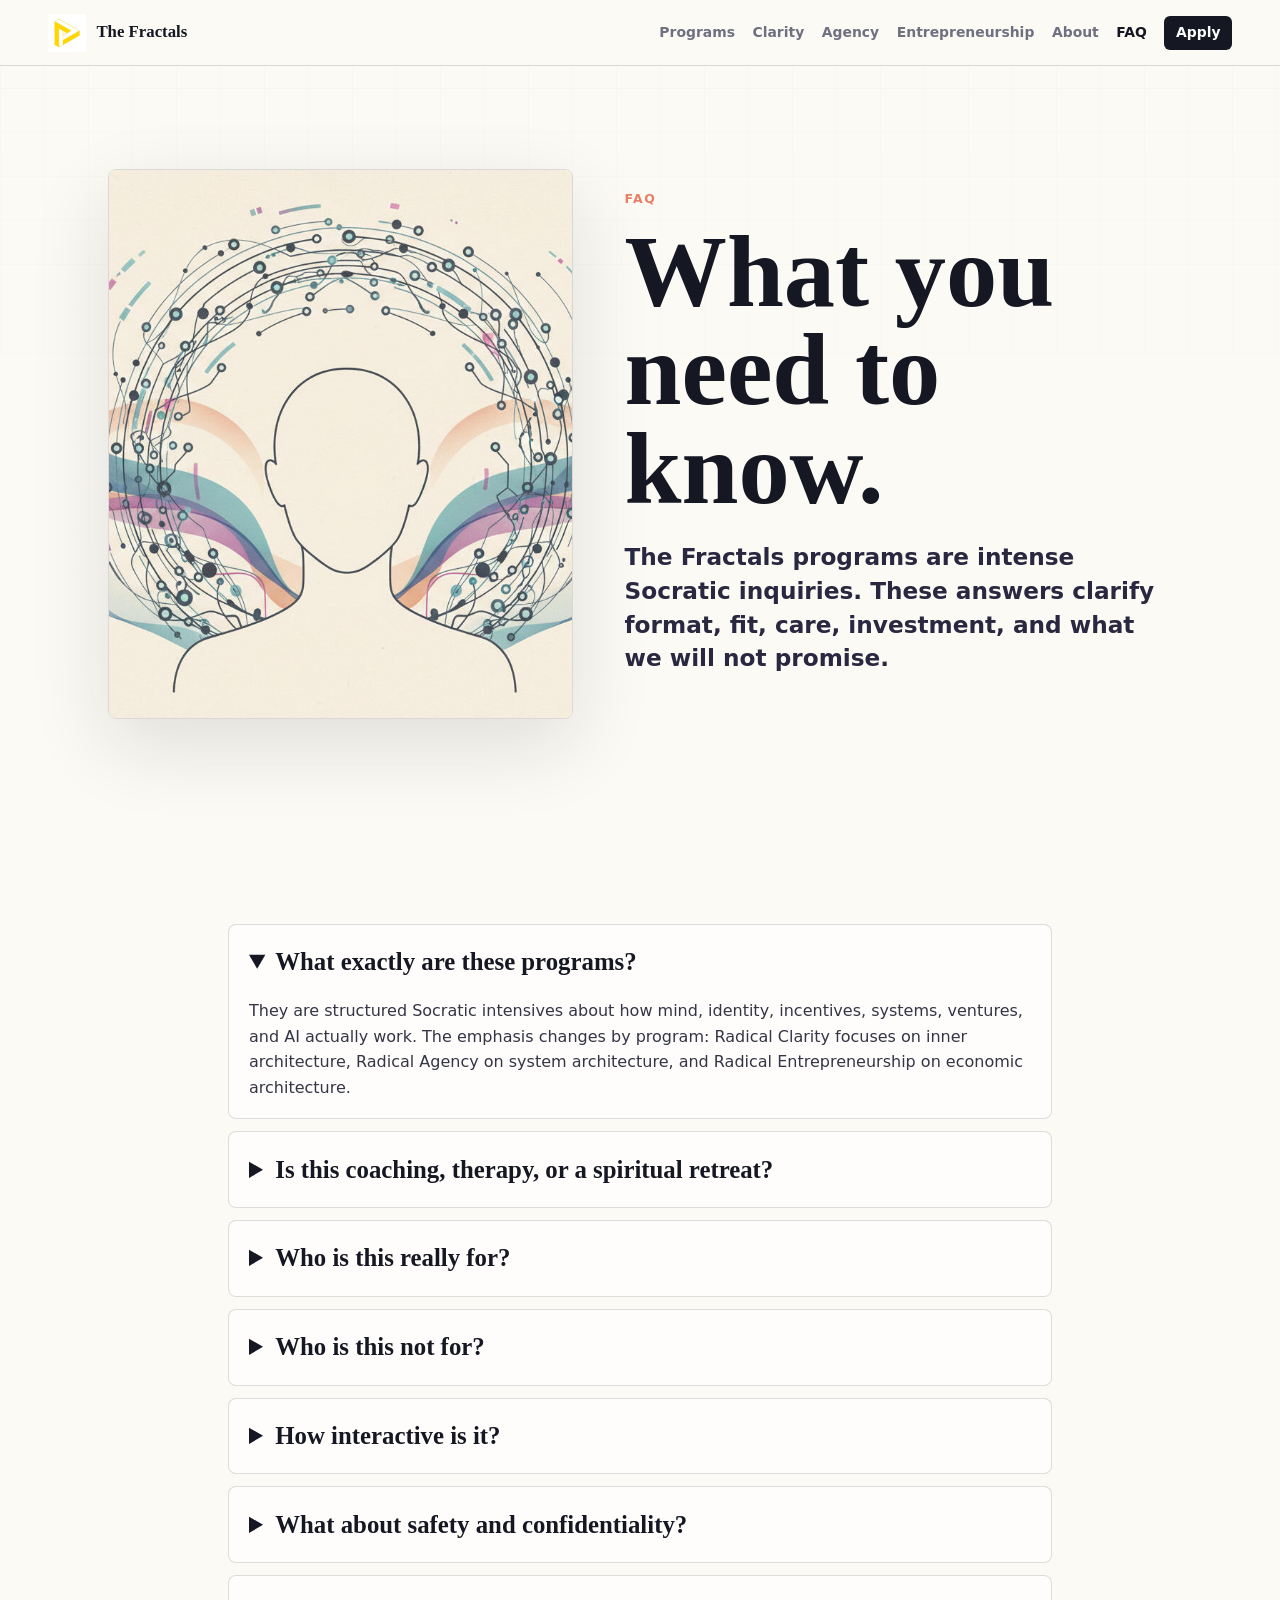
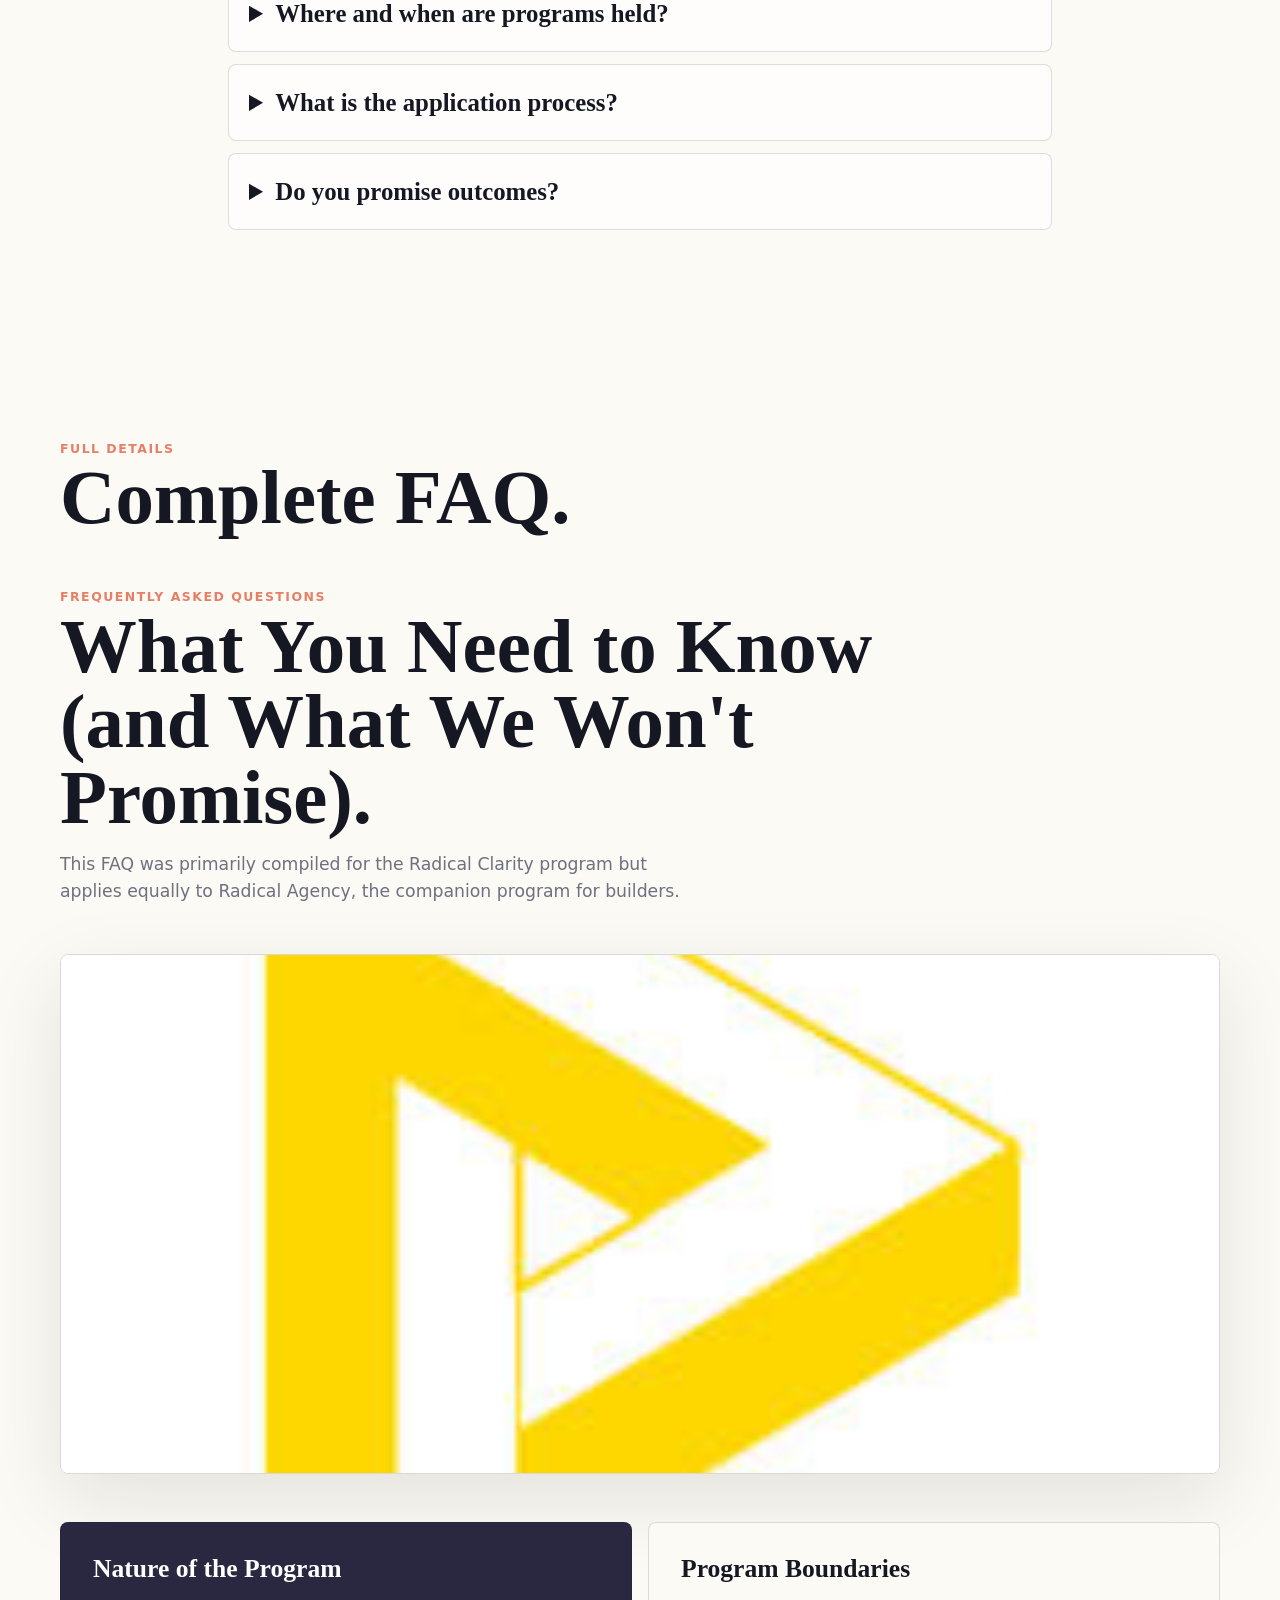
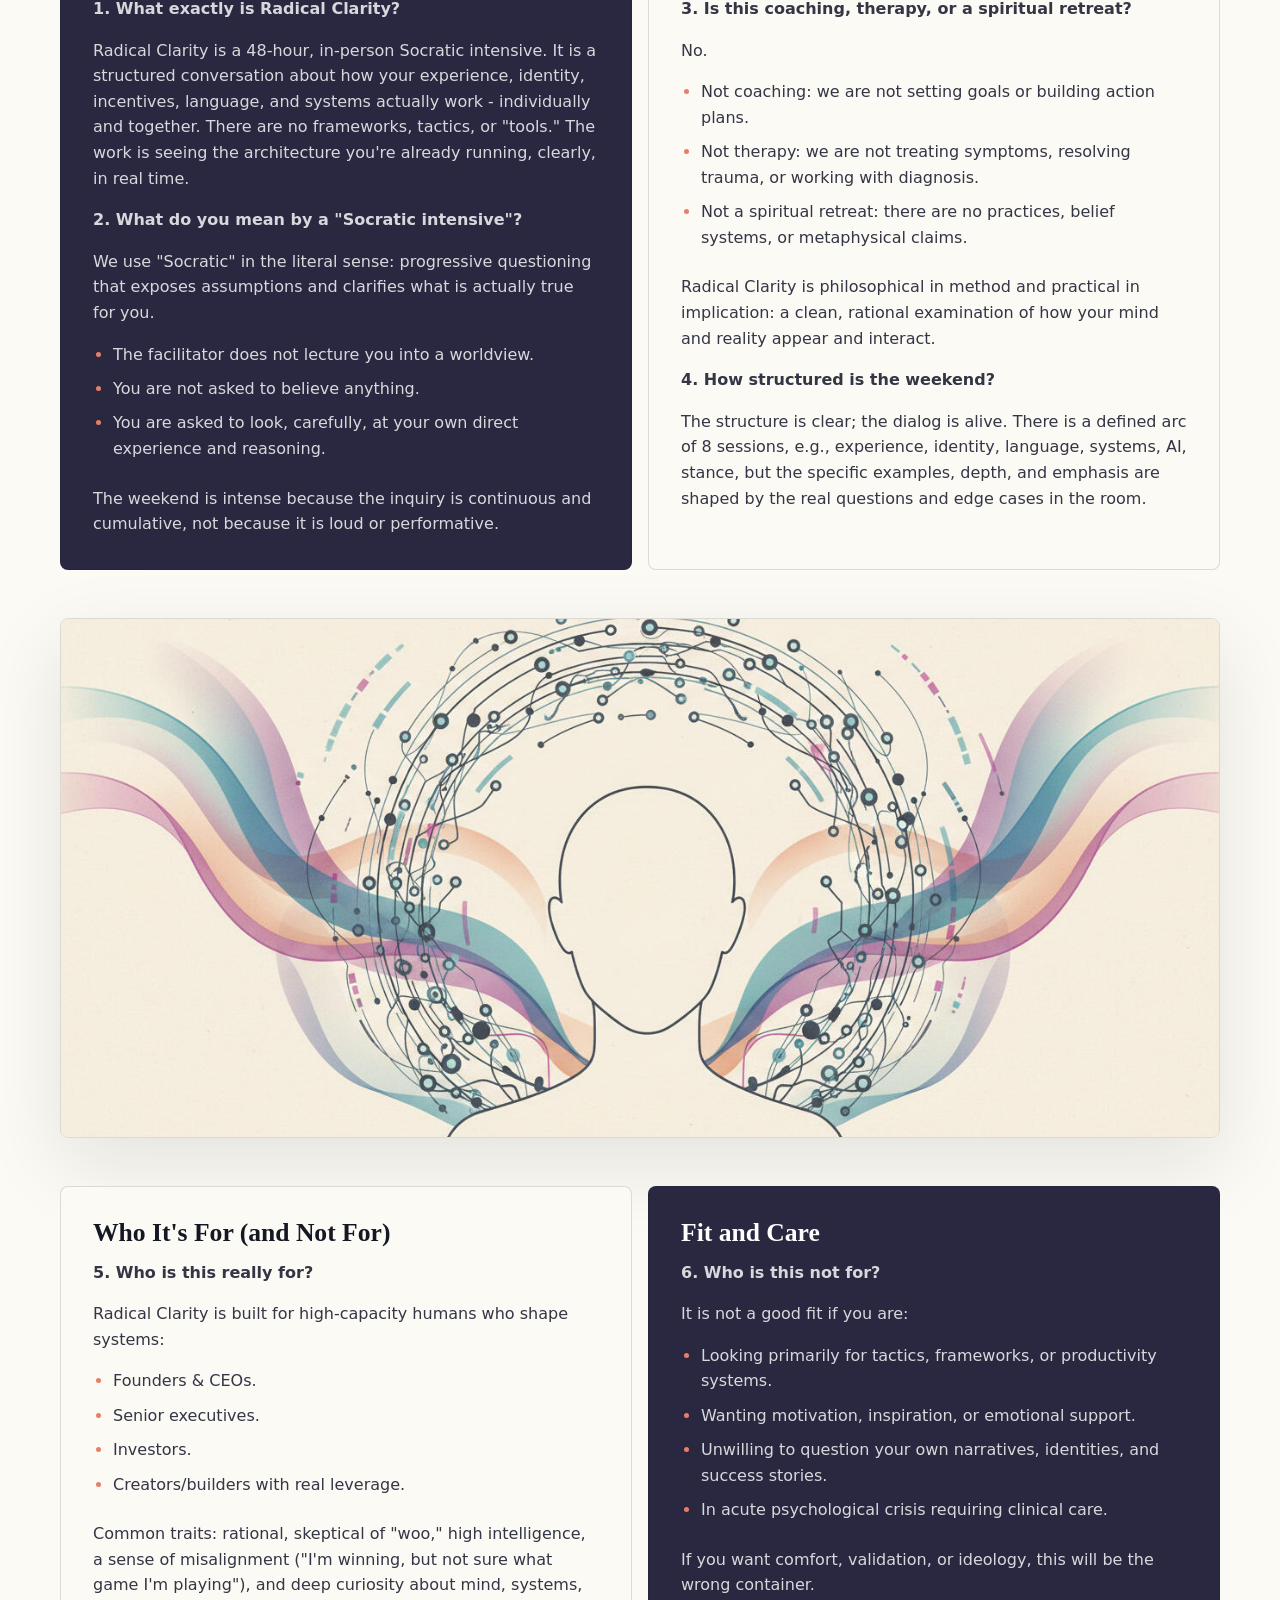
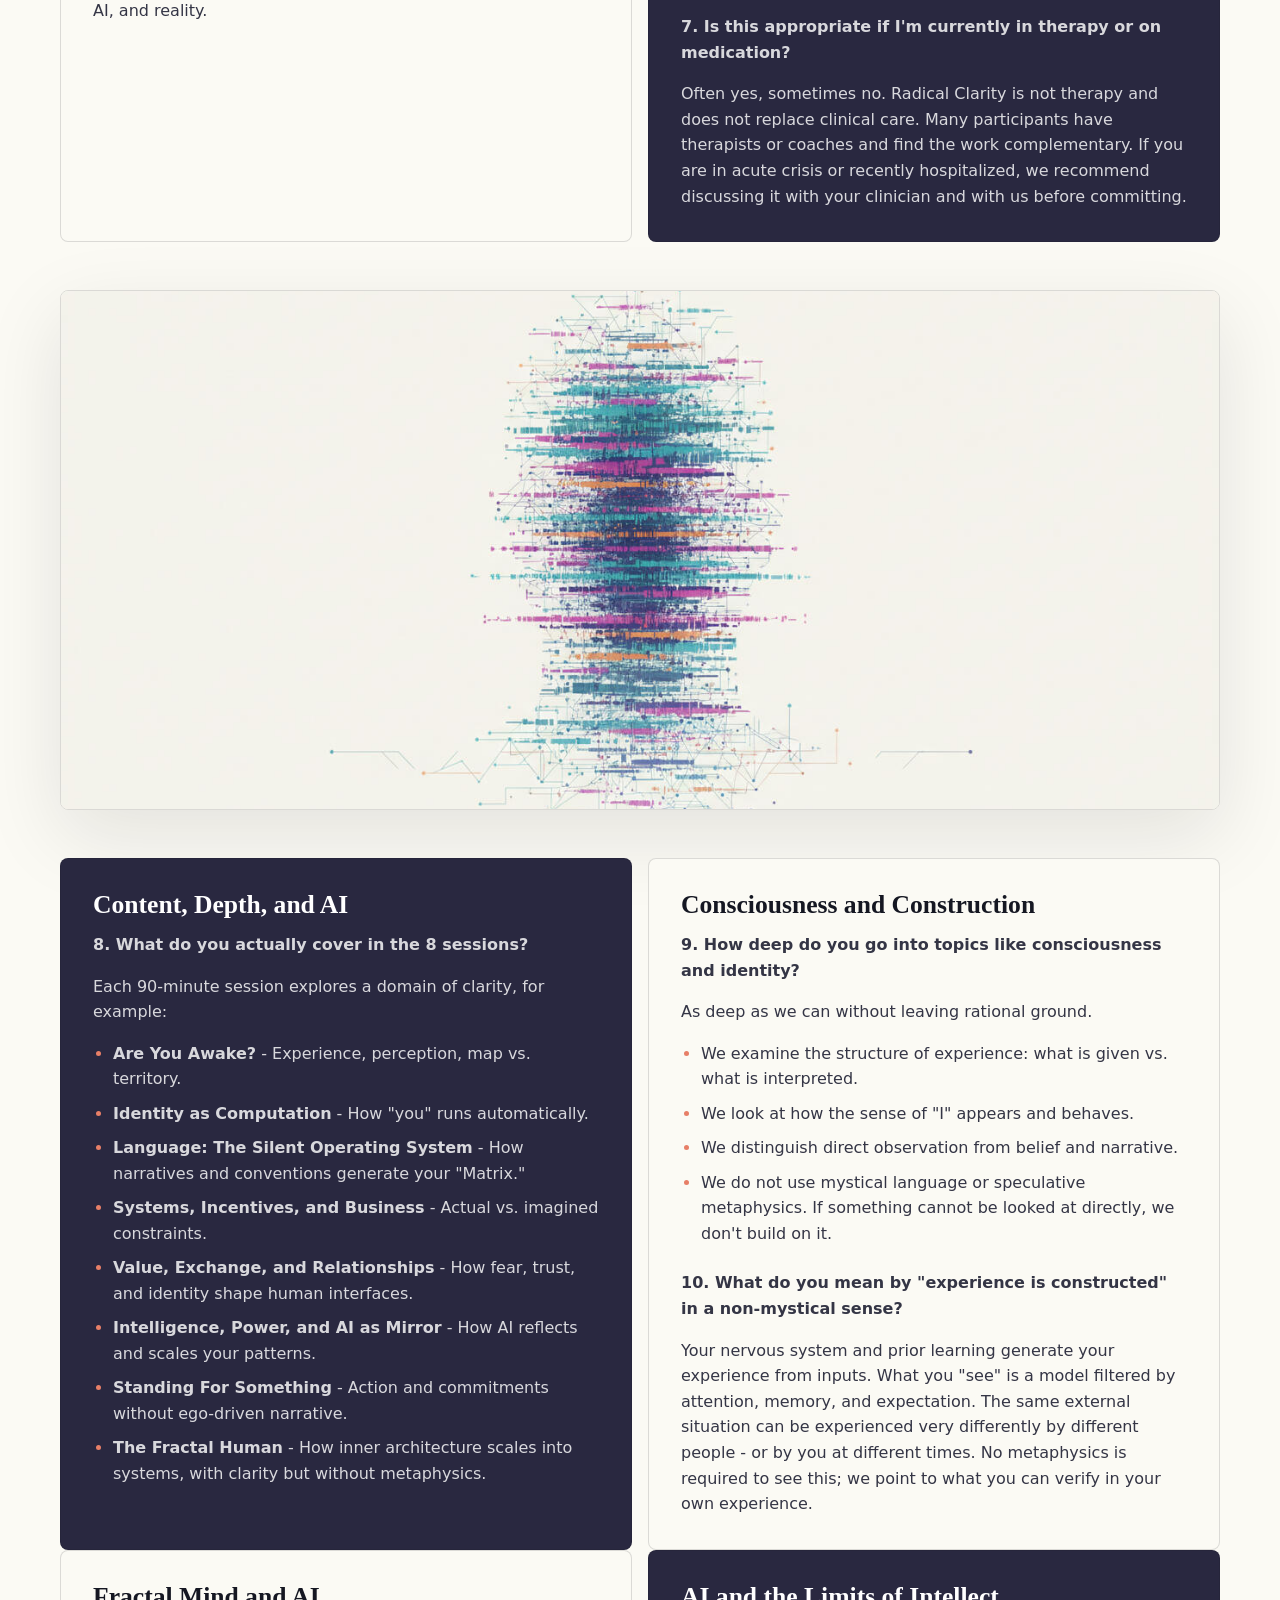
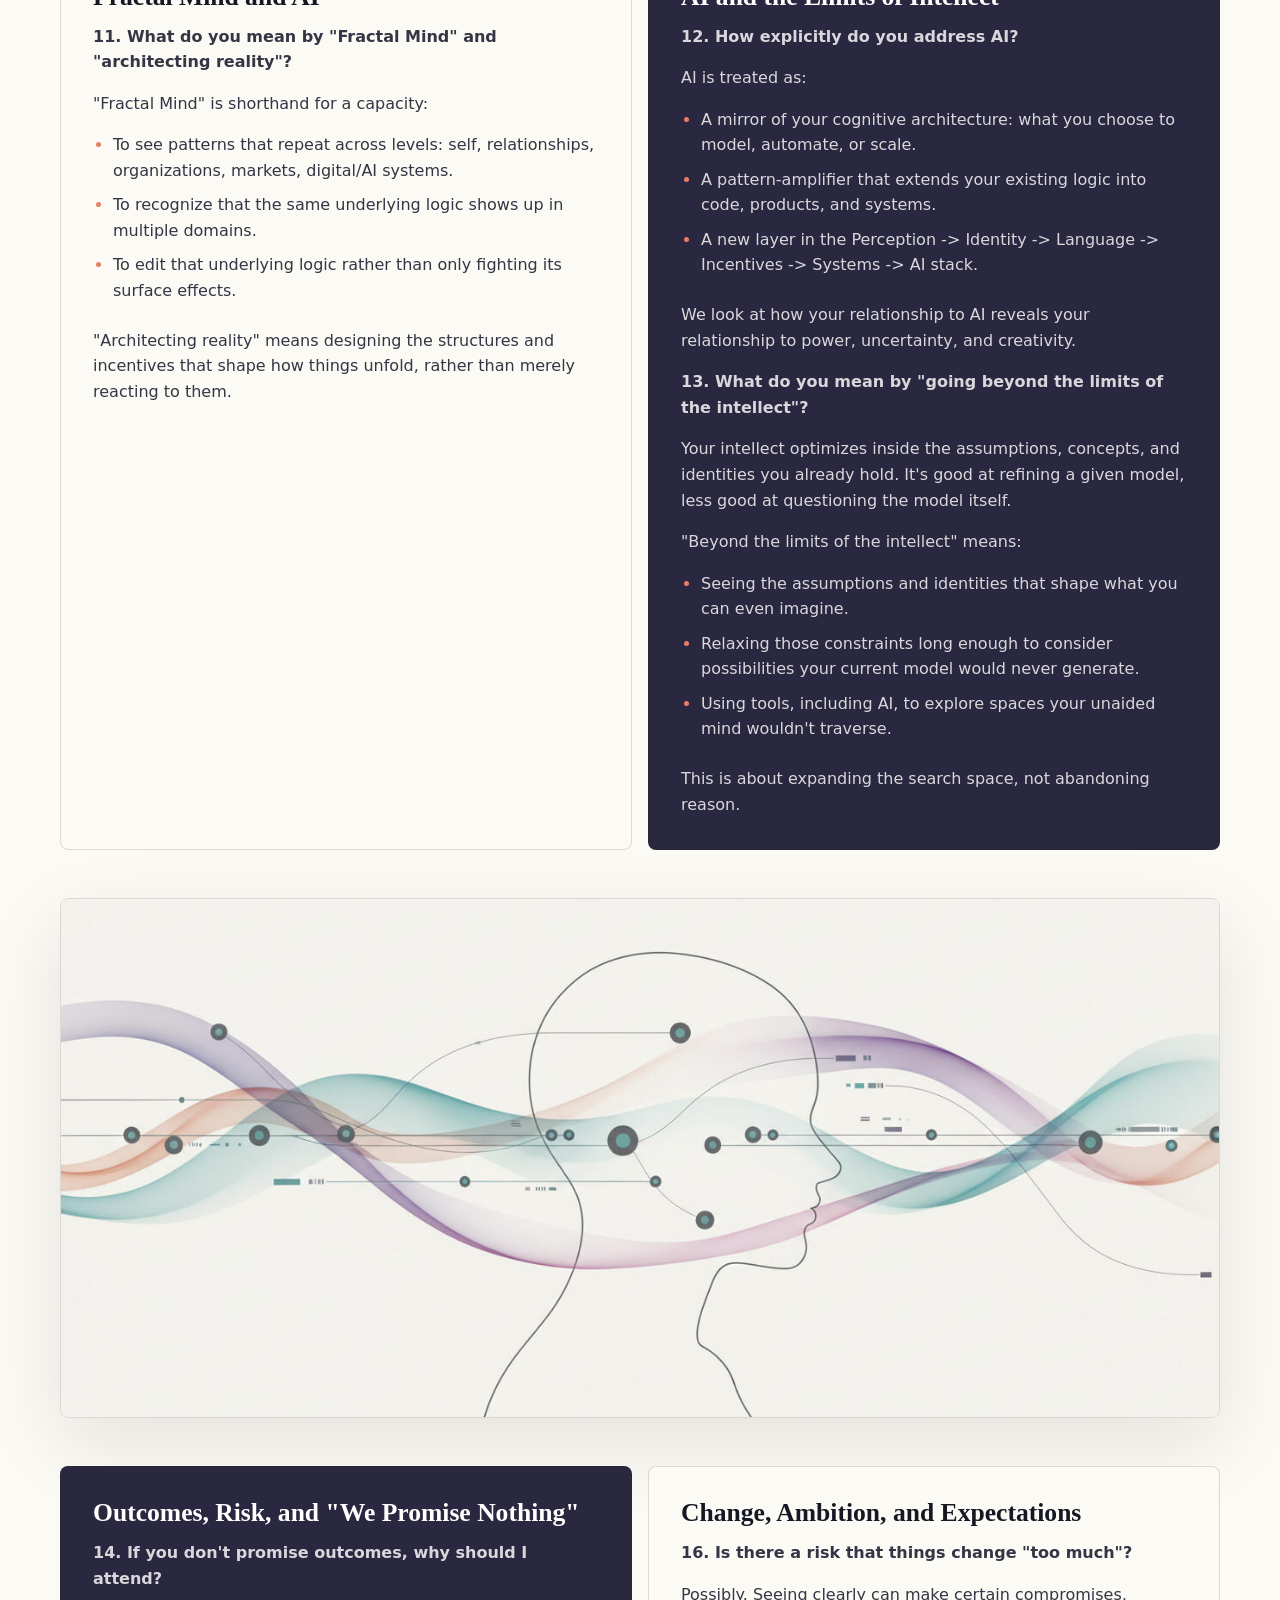
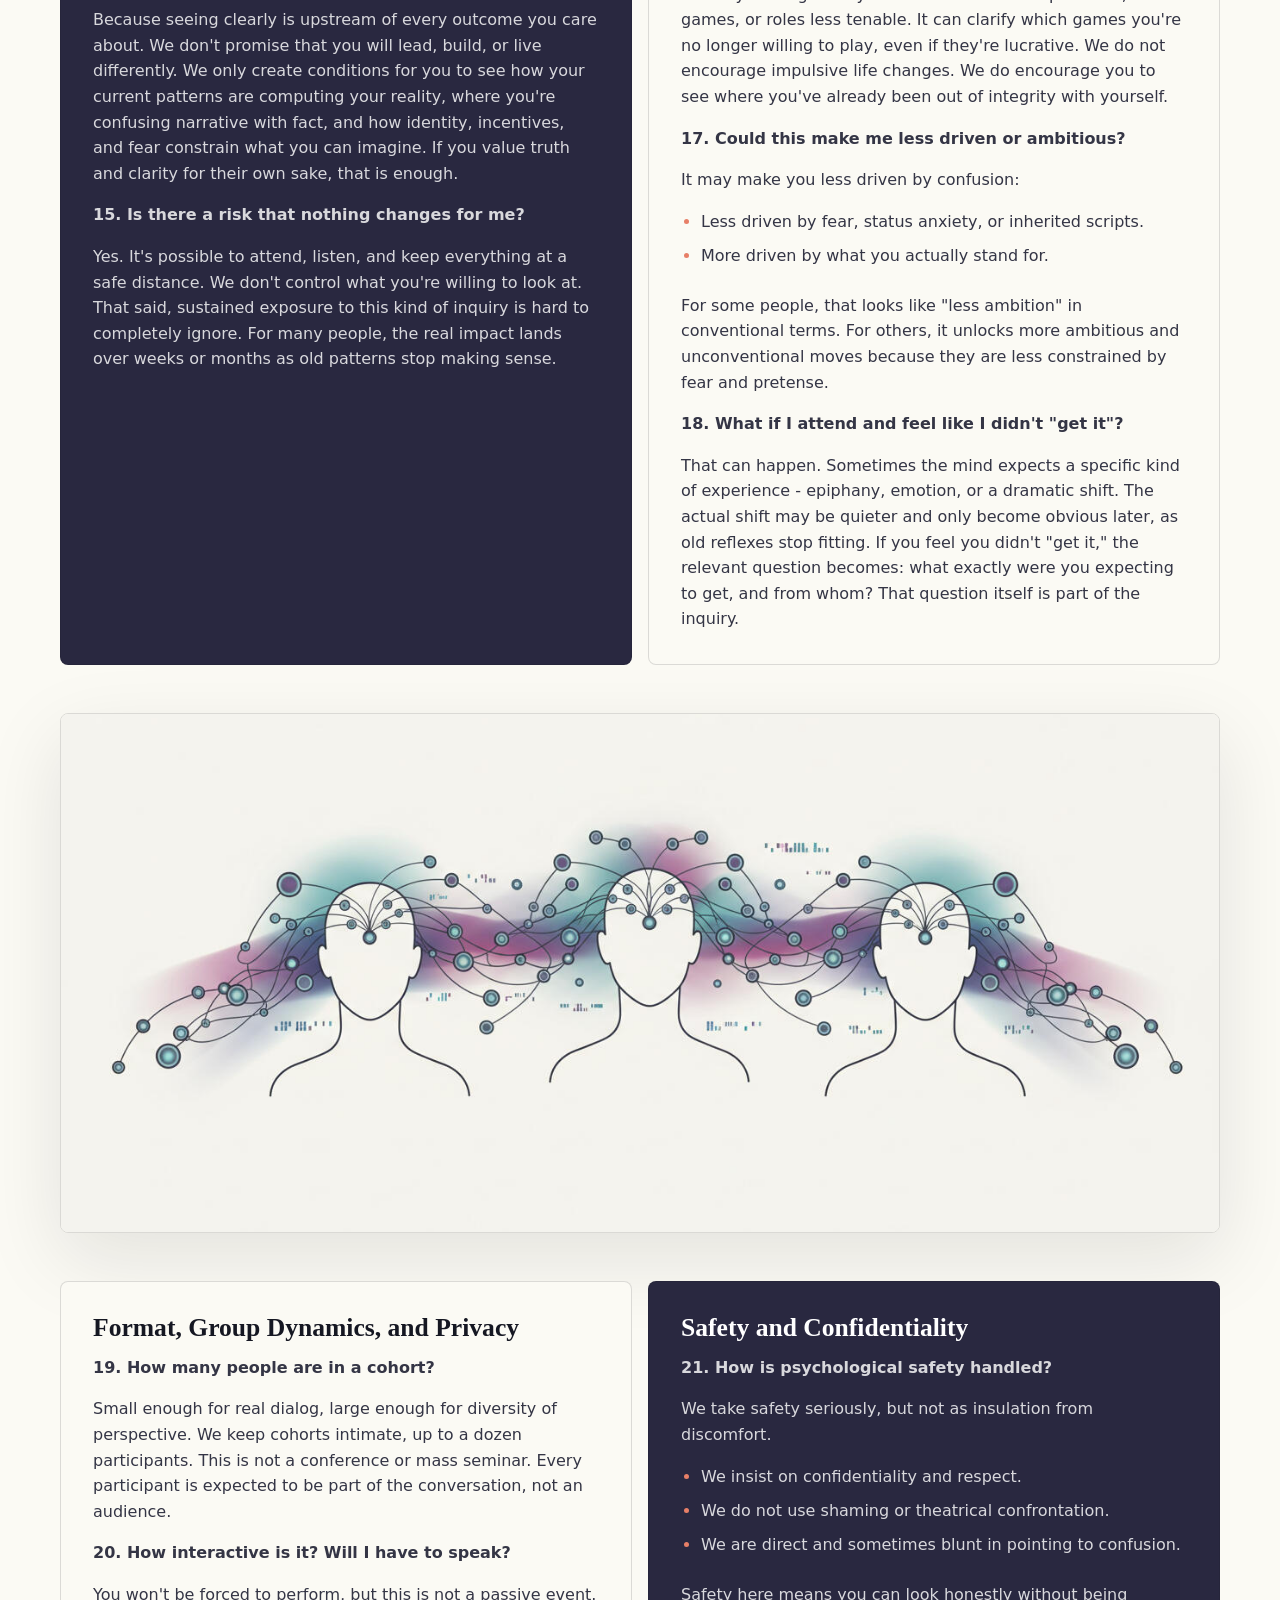
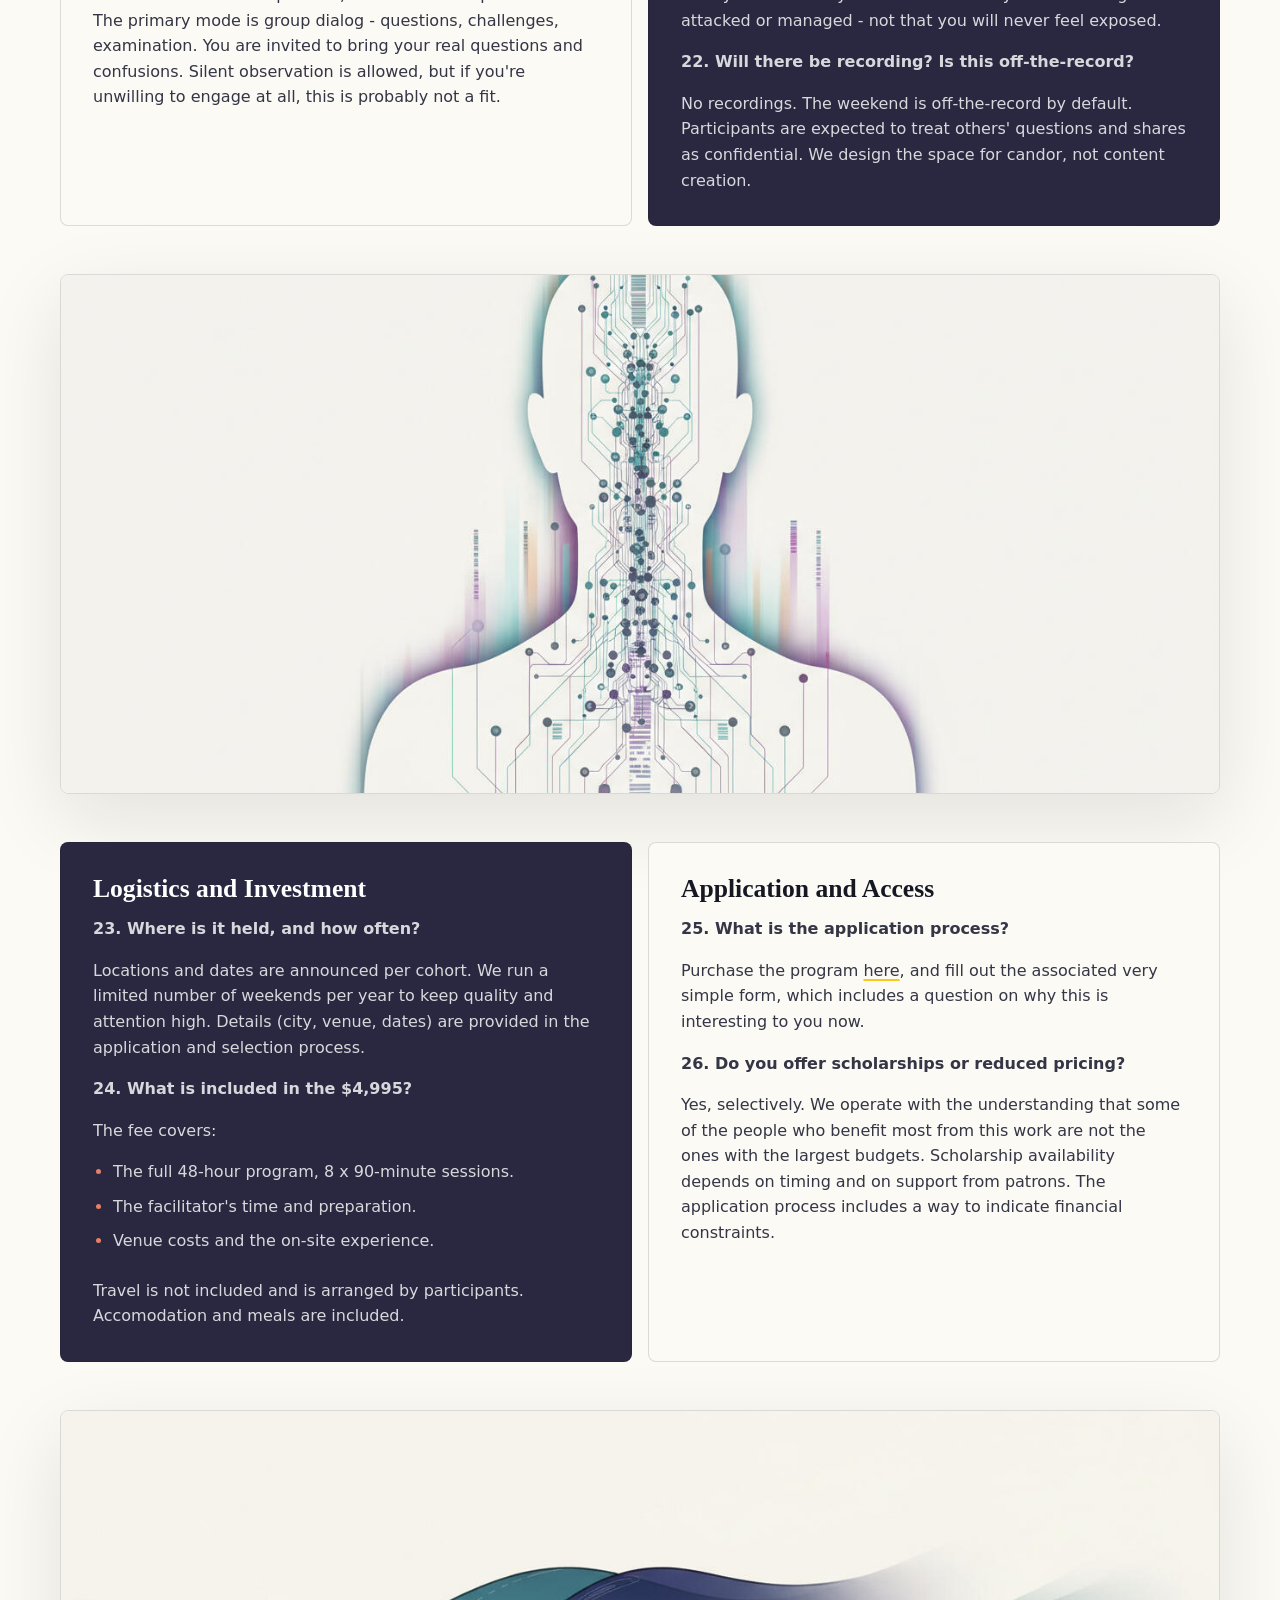
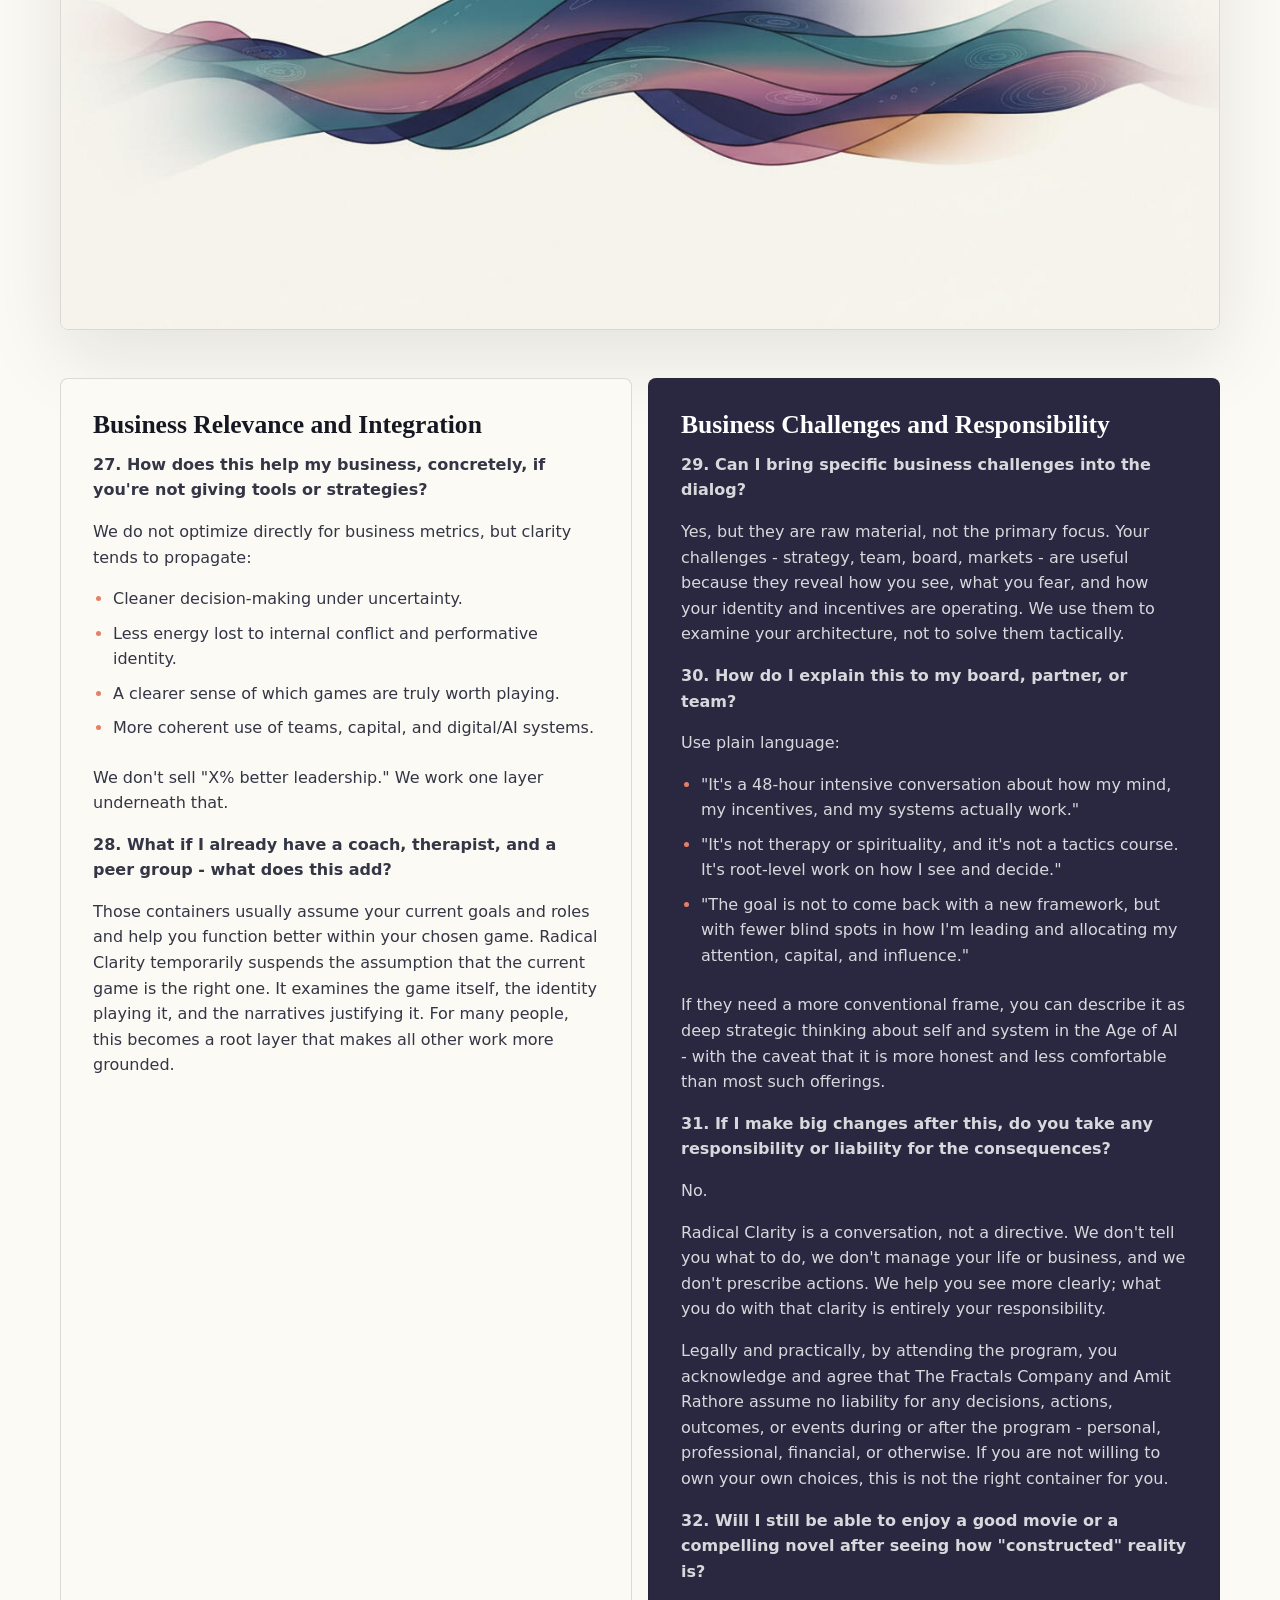
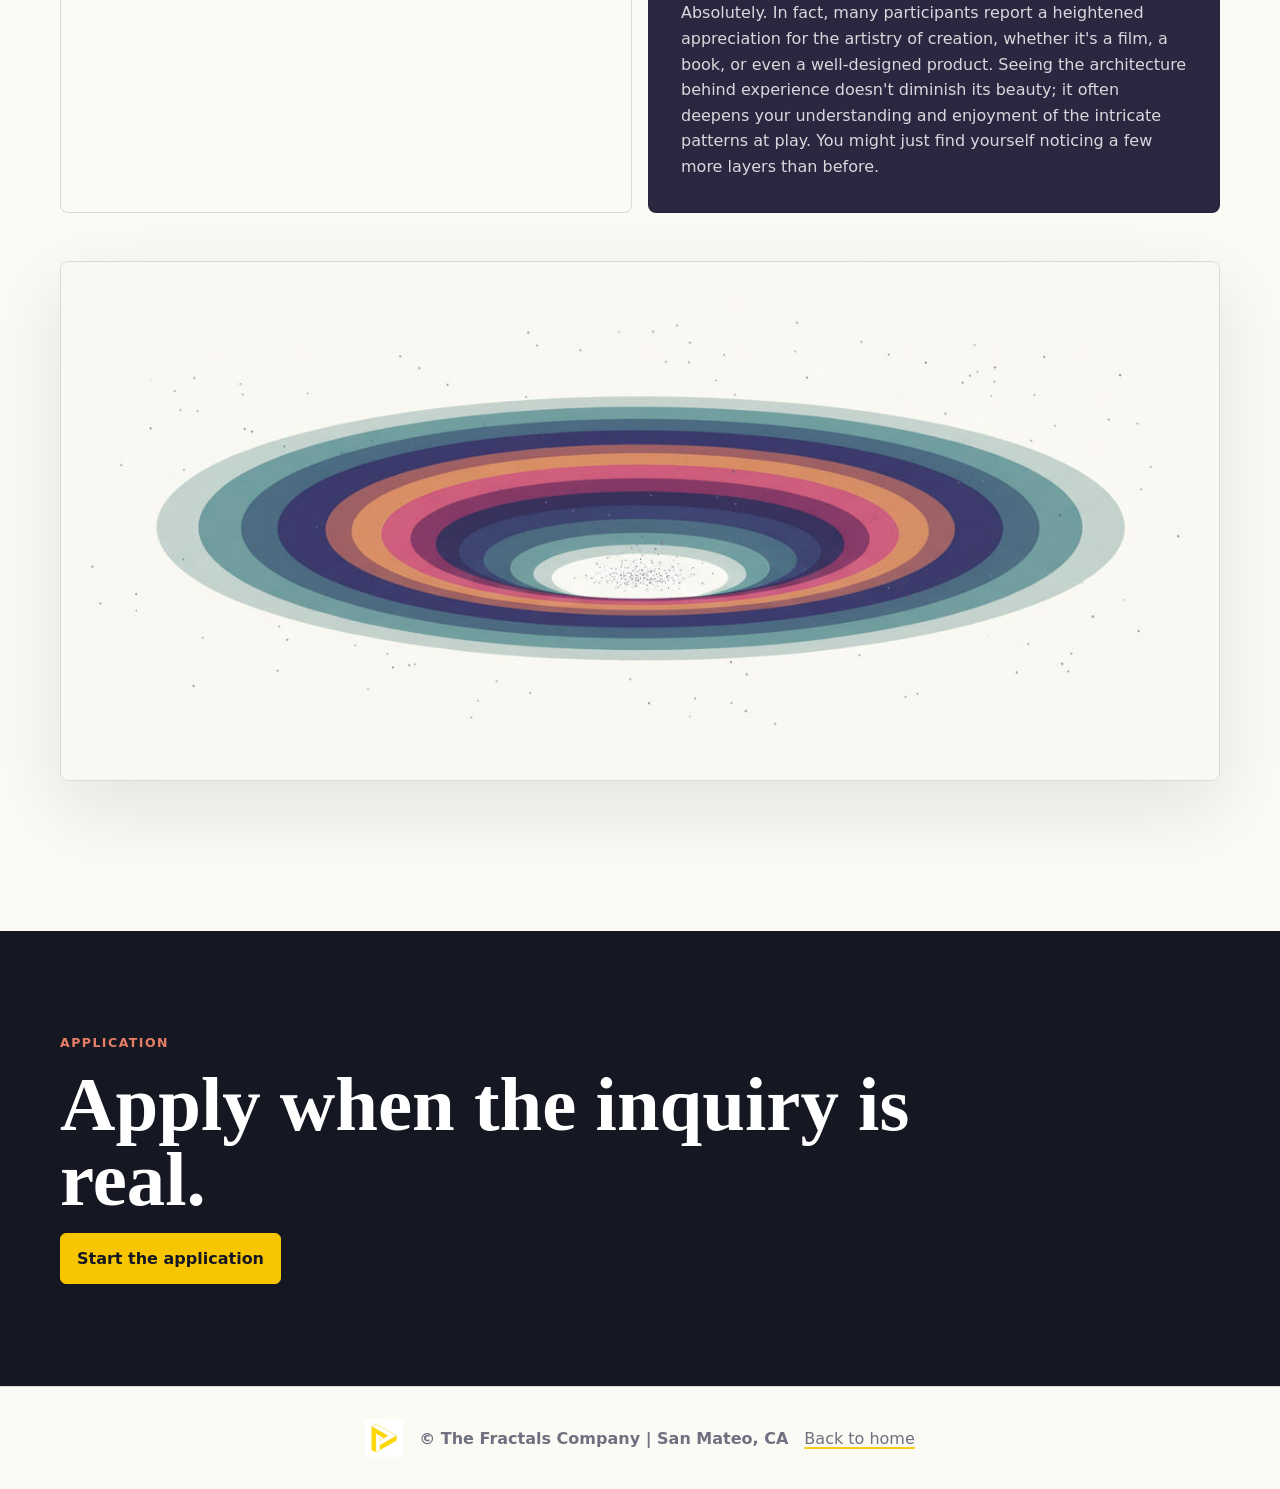
<file: faq.html>
<!doctype html>
<html lang="en">
  <head>
    <meta charset="utf-8">
    <meta name="viewport" content="width=device-width, initial-scale=1">
    <title>FAQ | The Fractals Company</title>
    <meta name="description" content="Clear answers on fit, format, boundaries, safety, investment, and the application process for The Fractals programs.">
    <meta property="og:site_name" content="The Fractals Company">
    <meta property="og:title" content="The Fractals FAQ">
    <meta property="og:description" content="Fit, format, boundaries, safety, investment, and application details for The Fractals Company's Socratic intensives.">
    <meta property="og:type" content="website">
    <meta property="og:url" content="https://thefractals.co/faq.html">
    <meta property="og:image" content="https://thefractals.co/assets/images/og-fractals.png">
    <meta property="og:image:width" content="1731">
    <meta property="og:image:height" content="909">
    <meta property="og:image:alt" content="Luminous fractal horizon with human silhouettes and network geometry.">
    <meta name="twitter:card" content="summary_large_image">
    <meta name="twitter:title" content="The Fractals FAQ">
    <meta name="twitter:description" content="Clear answers on fit, format, boundaries, safety, investment, and applying.">
    <meta name="twitter:image" content="https://thefractals.co/assets/images/og-fractals.png">
    <link rel="icon" href="assets/images/image02.jpg">
    <link rel="stylesheet" href="styles.css">
  </head>
  <body>
    <a class="skip-link" href="#main">Skip to content</a>
    <header class="site-header" aria-label="Primary navigation">
      <a class="brand" href="index.html"><img src="assets/images/image02.jpg" alt=""><span>The Fractals</span></a>
      <nav>
        <a href="index.html#programs">Programs</a>
        <a href="clarity.html">Clarity</a>
        <a href="agency.html">Agency</a>
        <a href="entrepreneurship.html">Entrepreneurship</a>
        <a href="about.html">About</a>
        <a href="faq.html" aria-current="page">FAQ</a>
        <a class="nav-cta" href="apply.html?originPage=faq">Apply</a>
      </nav>
    </header>

    <main id="main">
      <section class="page-hero faq-hero">
        <img src="assets/images/image14-15d354f8.jpg" alt="" data-reveal>
        <div data-reveal>
          <p class="kicker">FAQ</p>
          <h1>What you need to know.</h1>
          <p class="intro">The Fractals programs are intense Socratic inquiries. These answers clarify format, fit, care, investment, and what we will not promise.</p>
        </div>
      </section>

      <section class="section faq-list">
        <details open data-reveal>
          <summary>What exactly are these programs?</summary>
          <p>They are structured Socratic intensives about how mind, identity, incentives, systems, ventures, and AI actually work. The emphasis changes by program: Radical Clarity focuses on inner architecture, Radical Agency on system architecture, and Radical Entrepreneurship on economic architecture.</p>
        </details>
        <details data-reveal>
          <summary>Is this coaching, therapy, or a spiritual retreat?</summary>
          <p>No. The programs do not set goals, treat symptoms, resolve trauma, prescribe practices, or recruit you into a belief system. They are philosophical in method and practical in implication: rigorous inquiry into what can be observed and reasoned through.</p>
        </details>
        <details data-reveal>
          <summary>Who is this really for?</summary>
          <p>Founders, CEOs, senior executives, investors, creators, builders, product leaders, technologists, system architects, solopreneurs, and other high-capacity humans with real leverage and real questions.</p>
        </details>
        <details data-reveal>
          <summary>Who is this not for?</summary>
          <p>It is not a good fit if you mainly want tactics, frameworks, motivation, comfort, validation, tool demos, productivity systems, or clinical care. It is also not for people unwilling to question their own narratives and success stories.</p>
        </details>
        <details data-reveal>
          <summary>How interactive is it?</summary>
          <p>The primary mode is dialog: questions, challenge, examination, live examples, and direct inquiry. Silent observation is allowed, but passive attendance is usually the wrong stance.</p>
        </details>
        <details data-reveal>
          <summary>What about safety and confidentiality?</summary>
          <p>We insist on confidentiality and respect. There are no recordings by default. Safety here means the room is serious enough for honest inquiry, not that every moment will feel comfortable.</p>
        </details>
        <details data-reveal>
          <summary>Where and when are programs held?</summary>
          <p>In-person programs are usually in San Mateo, CA or announced per cohort. We run a limited number of small cohorts so the work stays dialogic rather than becoming a conference.</p>
        </details>
        <details data-reveal>
          <summary>What is the application process?</summary>
          <p>Submit the application form with your program interest, current context, and why this matters now. We review for fit, timing, and the right container before confirming next steps.</p>
        </details>
        <details data-reveal>
          <summary>Do you promise outcomes?</summary>
          <p>No. We do not promise better leadership, better strategy, a specific valuation, emotional relief, or business results. We create conditions for clearer seeing. What you do with that clarity is your responsibility.</p>
        </details>
      </section>


      <section class="section legacy-detail" id="faq-full">
        <div class="section-label" data-reveal>
          <span>Full details</span>
          <h2>Complete FAQ.</h2>
        </div>
        <div class="section-label" id="faq" data-reveal>
          <span>Frequently Asked Questions</span>
          <h2>What You Need to Know (and What We Won't Promise).</h2>
          <p>This FAQ was primarily compiled for the Radical Clarity program but applies equally to Radical Agency, the companion program for builders.</p>
        </div>

        <img class="wide-image" src="assets/images/image06-15d354f8.jpg" alt="" data-reveal>

        <div class="content-grid">
          <article class="content-block dark" data-reveal>
            <h3>Nature of the Program</h3>
            <p><strong>1. What exactly is Radical Clarity?</strong></p>
            <p>Radical Clarity is a 48-hour, in-person Socratic intensive. It is a structured conversation about how your experience, identity, incentives, language, and systems actually work - individually and together. There are no frameworks, tactics, or "tools." The work is seeing the architecture you're already running, clearly, in real time.</p>
            <p><strong>2. What do you mean by a "Socratic intensive"?</strong></p>
            <p>We use "Socratic" in the literal sense: progressive questioning that exposes assumptions and clarifies what is actually true for you.</p>
            <ul>
              <li>The facilitator does not lecture you into a worldview.</li>
              <li>You are not asked to believe anything.</li>
              <li>You are asked to look, carefully, at your own direct experience and reasoning.</li>
            </ul>
            <p>The weekend is intense because the inquiry is continuous and cumulative, not because it is loud or performative.</p>
          </article>

          <article class="content-block" data-reveal>
            <h3>Program Boundaries</h3>
            <p><strong>3. Is this coaching, therapy, or a spiritual retreat?</strong></p>
            <p>No.</p>
            <ul>
              <li>Not coaching: we are not setting goals or building action plans.</li>
              <li>Not therapy: we are not treating symptoms, resolving trauma, or working with diagnosis.</li>
              <li>Not a spiritual retreat: there are no practices, belief systems, or metaphysical claims.</li>
            </ul>
            <p>Radical Clarity is philosophical in method and practical in implication: a clean, rational examination of how your mind and reality appear and interact.</p>
            <p><strong>4. How structured is the weekend?</strong></p>
            <p>The structure is clear; the dialog is alive. There is a defined arc of 8 sessions, e.g., experience, identity, language, systems, AI, stance, but the specific examples, depth, and emphasis are shaped by the real questions and edge cases in the room.</p>
          </article>
        </div>

        <img class="wide-image" src="assets/images/image14-15d354f8.jpg" alt="" data-reveal>

        <div class="content-grid">
          <article class="content-block" data-reveal>
            <h3>Who It's For (and Not For)</h3>
            <p><strong>5. Who is this really for?</strong></p>
            <p>Radical Clarity is built for high-capacity humans who shape systems:</p>
            <ul>
              <li>Founders &amp; CEOs.</li>
              <li>Senior executives.</li>
              <li>Investors.</li>
              <li>Creators/builders with real leverage.</li>
            </ul>
            <p>Common traits: rational, skeptical of "woo," high intelligence, a sense of misalignment ("I'm winning, but not sure what game I'm playing"), and deep curiosity about mind, systems, AI, and reality.</p>
          </article>

          <article class="content-block dark" data-reveal>
            <h3>Fit and Care</h3>
            <p><strong>6. Who is this not for?</strong></p>
            <p>It is not a good fit if you are:</p>
            <ul>
              <li>Looking primarily for tactics, frameworks, or productivity systems.</li>
              <li>Wanting motivation, inspiration, or emotional support.</li>
              <li>Unwilling to question your own narratives, identities, and success stories.</li>
              <li>In acute psychological crisis requiring clinical care.</li>
            </ul>
            <p>If you want comfort, validation, or ideology, this will be the wrong container.</p>
            <p><strong>7. Is this appropriate if I'm currently in therapy or on medication?</strong></p>
            <p>Often yes, sometimes no. Radical Clarity is not therapy and does not replace clinical care. Many participants have therapists or coaches and find the work complementary. If you are in acute crisis or recently hospitalized, we recommend discussing it with your clinician and with us before committing.</p>
          </article>
        </div>

        <img class="wide-image" src="assets/images/image15-15d354f8.jpg" alt="" data-reveal>

        <div class="content-grid">
          <article class="content-block dark" data-reveal>
            <h3>Content, Depth, and AI</h3>
            <p><strong>8. What do you actually cover in the 8 sessions?</strong></p>
            <p>Each 90-minute session explores a domain of clarity, for example:</p>
            <ul>
              <li><strong>Are You Awake?</strong> - Experience, perception, map vs. territory.</li>
              <li><strong>Identity as Computation</strong> - How "you" runs automatically.</li>
              <li><strong>Language: The Silent Operating System</strong> - How narratives and conventions generate your "Matrix."</li>
              <li><strong>Systems, Incentives, and Business</strong> - Actual vs. imagined constraints.</li>
              <li><strong>Value, Exchange, and Relationships</strong> - How fear, trust, and identity shape human interfaces.</li>
              <li><strong>Intelligence, Power, and AI as Mirror</strong> - How AI reflects and scales your patterns.</li>
              <li><strong>Standing For Something</strong> - Action and commitments without ego-driven narrative.</li>
              <li><strong>The Fractal Human</strong> - How inner architecture scales into systems, with clarity but without metaphysics.</li>
            </ul>
          </article>

          <article class="content-block" data-reveal>
            <h3>Consciousness and Construction</h3>
            <p><strong>9. How deep do you go into topics like consciousness and identity?</strong></p>
            <p>As deep as we can without leaving rational ground.</p>
            <ul>
              <li>We examine the structure of experience: what is given vs. what is interpreted.</li>
              <li>We look at how the sense of "I" appears and behaves.</li>
              <li>We distinguish direct observation from belief and narrative.</li>
              <li>We do not use mystical language or speculative metaphysics. If something cannot be looked at directly, we don't build on it.</li>
            </ul>
            <p><strong>10. What do you mean by "experience is constructed" in a non-mystical sense?</strong></p>
            <p>Your nervous system and prior learning generate your experience from inputs. What you "see" is a model filtered by attention, memory, and expectation. The same external situation can be experienced very differently by different people - or by you at different times. No metaphysics is required to see this; we point to what you can verify in your own experience.</p>
          </article>
        </div>

        <div class="content-grid">
          <article class="content-block" data-reveal>
            <h3>Fractal Mind and AI</h3>
            <p><strong>11. What do you mean by "Fractal Mind" and "architecting reality"?</strong></p>
            <p>"Fractal Mind" is shorthand for a capacity:</p>
            <ul>
              <li>To see patterns that repeat across levels: self, relationships, organizations, markets, digital/AI systems.</li>
              <li>To recognize that the same underlying logic shows up in multiple domains.</li>
              <li>To edit that underlying logic rather than only fighting its surface effects.</li>
            </ul>
            <p>"Architecting reality" means designing the structures and incentives that shape how things unfold, rather than merely reacting to them.</p>
          </article>

          <article class="content-block dark" data-reveal>
            <h3>AI and the Limits of Intellect</h3>
            <p><strong>12. How explicitly do you address AI?</strong></p>
            <p>AI is treated as:</p>
            <ul>
              <li>A mirror of your cognitive architecture: what you choose to model, automate, or scale.</li>
              <li>A pattern-amplifier that extends your existing logic into code, products, and systems.</li>
              <li>A new layer in the Perception -> Identity -> Language -> Incentives -> Systems -> AI stack.</li>
            </ul>
            <p>We look at how your relationship to AI reveals your relationship to power, uncertainty, and creativity.</p>
            <p><strong>13. What do you mean by "going beyond the limits of the intellect"?</strong></p>
            <p>Your intellect optimizes inside the assumptions, concepts, and identities you already hold. It's good at refining a given model, less good at questioning the model itself.</p>
            <p>"Beyond the limits of the intellect" means:</p>
            <ul>
              <li>Seeing the assumptions and identities that shape what you can even imagine.</li>
              <li>Relaxing those constraints long enough to consider possibilities your current model would never generate.</li>
              <li>Using tools, including AI, to explore spaces your unaided mind wouldn't traverse.</li>
            </ul>
            <p>This is about expanding the search space, not abandoning reason.</p>
          </article>
        </div>

        <img class="wide-image" src="assets/images/image16-15d354f8.jpg" alt="" data-reveal>

        <div class="content-grid">
          <article class="content-block dark" data-reveal>
            <h3>Outcomes, Risk, and "We Promise Nothing"</h3>
            <p><strong>14. If you don't promise outcomes, why should I attend?</strong></p>
            <p>Because seeing clearly is upstream of every outcome you care about. We don't promise that you will lead, build, or live differently. We only create conditions for you to see how your current patterns are computing your reality, where you're confusing narrative with fact, and how identity, incentives, and fear constrain what you can imagine. If you value truth and clarity for their own sake, that is enough.</p>
            <p><strong>15. Is there a risk that nothing changes for me?</strong></p>
            <p>Yes. It's possible to attend, listen, and keep everything at a safe distance. We don't control what you're willing to look at. That said, sustained exposure to this kind of inquiry is hard to completely ignore. For many people, the real impact lands over weeks or months as old patterns stop making sense.</p>
          </article>

          <article class="content-block" data-reveal>
            <h3>Change, Ambition, and Expectations</h3>
            <p><strong>16. Is there a risk that things change "too much"?</strong></p>
            <p>Possibly. Seeing clearly can make certain compromises, games, or roles less tenable. It can clarify which games you're no longer willing to play, even if they're lucrative. We do not encourage impulsive life changes. We do encourage you to see where you've already been out of integrity with yourself.</p>
            <p><strong>17. Could this make me less driven or ambitious?</strong></p>
            <p>It may make you less driven by confusion:</p>
            <ul>
              <li>Less driven by fear, status anxiety, or inherited scripts.</li>
              <li>More driven by what you actually stand for.</li>
            </ul>
            <p>For some people, that looks like "less ambition" in conventional terms. For others, it unlocks more ambitious and unconventional moves because they are less constrained by fear and pretense.</p>
            <p><strong>18. What if I attend and feel like I didn't "get it"?</strong></p>
            <p>That can happen. Sometimes the mind expects a specific kind of experience - epiphany, emotion, or a dramatic shift. The actual shift may be quieter and only become obvious later, as old reflexes stop fitting. If you feel you didn't "get it," the relevant question becomes: what exactly were you expecting to get, and from whom? That question itself is part of the inquiry.</p>
          </article>
        </div>

        <img class="wide-image" src="assets/images/image18-15d354f8.jpg" alt="" data-reveal>

        <div class="content-grid">
          <article class="content-block" data-reveal>
            <h3>Format, Group Dynamics, and Privacy</h3>
            <p><strong>19. How many people are in a cohort?</strong></p>
            <p>Small enough for real dialog, large enough for diversity of perspective. We keep cohorts intimate, up to a dozen participants. This is not a conference or mass seminar. Every participant is expected to be part of the conversation, not an audience.</p>
            <p><strong>20. How interactive is it? Will I have to speak?</strong></p>
            <p>You won't be forced to perform, but this is not a passive event. The primary mode is group dialog - questions, challenges, examination. You are invited to bring your real questions and confusions. Silent observation is allowed, but if you're unwilling to engage at all, this is probably not a fit.</p>
          </article>

          <article class="content-block dark" data-reveal>
            <h3>Safety and Confidentiality</h3>
            <p><strong>21. How is psychological safety handled?</strong></p>
            <p>We take safety seriously, but not as insulation from discomfort.</p>
            <ul>
              <li>We insist on confidentiality and respect.</li>
              <li>We do not use shaming or theatrical confrontation.</li>
              <li>We are direct and sometimes blunt in pointing to confusion.</li>
            </ul>
            <p>Safety here means you can look honestly without being attacked or managed - not that you will never feel exposed.</p>
            <p><strong>22. Will there be recording? Is this off-the-record?</strong></p>
            <p>No recordings. The weekend is off-the-record by default. Participants are expected to treat others' questions and shares as confidential. We design the space for candor, not content creation.</p>
          </article>
        </div>

        <img class="wide-image" src="assets/images/image17-24e07085.jpg" alt="" data-reveal>

        <div class="content-grid">
          <article class="content-block dark" data-reveal>
            <h3>Logistics and Investment</h3>
            <p><strong>23. Where is it held, and how often?</strong></p>
            <p>Locations and dates are announced per cohort. We run a limited number of weekends per year to keep quality and attention high. Details (city, venue, dates) are provided in the application and selection process.</p>
            <p><strong>24. What is included in the $4,995?</strong></p>
            <p>The fee covers:</p>
            <ul>
              <li>The full 48-hour program, 8 x 90-minute sessions.</li>
              <li>The facilitator's time and preparation.</li>
              <li>Venue costs and the on-site experience.</li>
            </ul>
            <p>Travel is not included and is arranged by participants. Accomodation and meals are included.</p>
          </article>

          <article class="content-block" data-reveal>
            <h3>Application and Access</h3>
            <p><strong>25. What is the application process?</strong></p>
            <p>Purchase the program <a href="apply.html#attend">here</a>, and fill out the associated very simple form, which includes a question on why this is interesting to you now.</p>
            <p><strong>26. Do you offer scholarships or reduced pricing?</strong></p>
            <p>Yes, selectively. We operate with the understanding that some of the people who benefit most from this work are not the ones with the largest budgets. Scholarship availability depends on timing and on support from patrons. The application process includes a way to indicate financial constraints.</p>
          </article>
        </div>

        <img class="wide-image" src="assets/images/image19-24e07085.jpg" alt="" data-reveal>

        <div class="content-grid">
          <article class="content-block" data-reveal>
            <h3>Business Relevance and Integration</h3>
            <p><strong>27. How does this help my business, concretely, if you're not giving tools or strategies?</strong></p>
            <p>We do not optimize directly for business metrics, but clarity tends to propagate:</p>
            <ul>
              <li>Cleaner decision-making under uncertainty.</li>
              <li>Less energy lost to internal conflict and performative identity.</li>
              <li>A clearer sense of which games are truly worth playing.</li>
              <li>More coherent use of teams, capital, and digital/AI systems.</li>
            </ul>
            <p>We don't sell "X% better leadership." We work one layer underneath that.</p>
            <p><strong>28. What if I already have a coach, therapist, and a peer group - what does this add?</strong></p>
            <p>Those containers usually assume your current goals and roles and help you function better within your chosen game. Radical Clarity temporarily suspends the assumption that the current game is the right one. It examines the game itself, the identity playing it, and the narratives justifying it. For many people, this becomes a root layer that makes all other work more grounded.</p>
          </article>

          <article class="content-block dark" data-reveal>
            <h3>Business Challenges and Responsibility</h3>
            <p><strong>29. Can I bring specific business challenges into the dialog?</strong></p>
            <p>Yes, but they are raw material, not the primary focus. Your challenges - strategy, team, board, markets - are useful because they reveal how you see, what you fear, and how your identity and incentives are operating. We use them to examine your architecture, not to solve them tactically.</p>
            <p><strong>30. How do I explain this to my board, partner, or team?</strong></p>
            <p>Use plain language:</p>
            <ul>
              <li>"It's a 48-hour intensive conversation about how my mind, my incentives, and my systems actually work."</li>
              <li>"It's not therapy or spirituality, and it's not a tactics course. It's root-level work on how I see and decide."</li>
              <li>"The goal is not to come back with a new framework, but with fewer blind spots in how I'm leading and allocating my attention, capital, and influence."</li>
            </ul>
            <p>If they need a more conventional frame, you can describe it as deep strategic thinking about self and system in the Age of AI - with the caveat that it is more honest and less comfortable than most such offerings.</p>
            <p><strong>31. If I make big changes after this, do you take any responsibility or liability for the consequences?</strong></p>
            <p>No.</p>
            <p>Radical Clarity is a conversation, not a directive. We don't tell you what to do, we don't manage your life or business, and we don't prescribe actions. We help you see more clearly; what you do with that clarity is entirely your responsibility.</p>
            <p>Legally and practically, by attending the program, you acknowledge and agree that The Fractals Company and Amit Rathore assume no liability for any decisions, actions, outcomes, or events during or after the program - personal, professional, financial, or otherwise. If you are not willing to own your own choices, this is not the right container for you.</p>
            <p><strong>32. Will I still be able to enjoy a good movie or a compelling novel after seeing how "constructed" reality is?</strong></p>
            <p>Absolutely. In fact, many participants report a heightened appreciation for the artistry of creation, whether it's a film, a book, or even a well-designed product. Seeing the architecture behind experience doesn't diminish its beauty; it often deepens your understanding and enjoyment of the intricate patterns at play. You might just find yourself noticing a few more layers than before.</p>
          </article>
        </div>

        <img class="wide-image" src="assets/images/image20-24e07085.jpg" alt="" data-reveal>
      </section>

      <section class="section cta-band">
        <div data-reveal>
          <p class="kicker">Application</p>
          <h2>Apply when the inquiry is real.</h2>
          <a class="button" href="apply.html?originPage=faq">Start the application</a>
        </div>
      </section>
    </main>

    <footer class="site-footer">
      <img src="assets/images/image02.jpg" alt="">
      <p>&copy; The Fractals Company | San Mateo, CA</p>
      <a href="index.html">Back to home</a>
    </footer>
    <script src="script.js"></script>
  </body>
</html>
</file>
<file: styles.css>
:root {
  --ink: #151722;
  --deep: #292840;
  --paper: #fbfaf4;
  --mist: #e8f0ed;
  --line: rgba(21, 23, 34, 0.14);
  --text: #343545;
  --muted: #6f7080;
  --gold: #f7c600;
  --aqua: #64c5c7;
  --violet: #6d6acb;
  --coral: #e77f67;
  --white: #ffffff;
  --radius: 8px;
  --max: 1160px;
}

* {
  box-sizing: border-box;
}

html {
  scroll-behavior: smooth;
}

body {
  margin: 0;
  background: var(--paper);
  color: var(--text);
  font-family: Inter, ui-sans-serif, system-ui, -apple-system, BlinkMacSystemFont, "Segoe UI", sans-serif;
  font-size: 16px;
  line-height: 1.6;
}

body::before {
  content: "";
  position: fixed;
  inset: 0;
  z-index: -1;
  pointer-events: none;
  opacity: 0.34;
  background-image:
    linear-gradient(rgba(21, 23, 34, 0.055) 1px, transparent 1px),
    linear-gradient(90deg, rgba(21, 23, 34, 0.045) 1px, transparent 1px);
  background-size: 44px 44px;
  mask-image: linear-gradient(to bottom, black, transparent 78%);
}

img {
  display: block;
  max-width: 100%;
}

a {
  color: inherit;
  text-decoration-color: rgba(247, 198, 0, 0.9);
  text-decoration-thickness: 2px;
  text-underline-offset: 0.18em;
}

a:hover {
  color: var(--violet);
}

a:focus-visible,
summary:focus-visible {
  outline: 3px solid var(--gold);
  outline-offset: 4px;
}

.skip-link {
  position: absolute;
  top: 1rem;
  left: 1rem;
  z-index: 20;
  transform: translateY(-150%);
  background: var(--ink);
  color: var(--white);
  padding: 0.6rem 0.8rem;
}

.skip-link:focus {
  transform: translateY(0);
}

.site-header {
  position: sticky;
  top: 0;
  z-index: 10;
  display: flex;
  align-items: center;
  justify-content: space-between;
  gap: 1rem;
  padding: 0.85rem clamp(1rem, 4vw, 3rem);
  border-bottom: 1px solid var(--line);
  background: rgba(251, 250, 244, 0.88);
  backdrop-filter: blur(16px);
}

.brand {
  display: inline-flex;
  align-items: center;
  gap: 0.65rem;
  color: var(--ink);
  font-family: Georgia, "Times New Roman", serif;
  font-size: 1.05rem;
  font-weight: 700;
  text-decoration: none;
  white-space: nowrap;
}

.brand img,
.site-footer img {
  width: 38px;
  height: 38px;
  object-fit: contain;
}

nav {
  display: flex;
  flex-wrap: wrap;
  align-items: center;
  justify-content: flex-end;
  gap: clamp(0.55rem, 1.65vw, 1.1rem);
  color: var(--muted);
  font-size: 0.87rem;
  font-weight: 760;
}

nav a {
  display: inline-flex;
  align-items: center;
  min-height: 34px;
  text-decoration: none;
}

nav a[aria-current="page"] {
  color: var(--ink);
}

nav a.nav-cta {
  padding: 0.35rem 0.72rem;
  border-radius: calc(var(--radius) - 2px);
  background: var(--ink);
  color: var(--white);
}

nav a.nav-cta:hover {
  color: var(--white);
  background: var(--deep);
}

h1,
h2,
h3,
p {
  margin-top: 0;
}

h1,
h2,
h3 {
  color: var(--ink);
  font-family: Georgia, "Times New Roman", serif;
  font-weight: 700;
}

h1 {
  margin-bottom: 1.4rem;
  font-size: clamp(4rem, 12vw, 9rem);
  line-height: 0.96;
}

h2 {
  margin-bottom: 1rem;
  font-size: clamp(2.4rem, 6vw, 5.5rem);
  line-height: 0.98;
}

h3 {
  margin-bottom: 0.8rem;
  font-size: clamp(1.35rem, 2vw, 2rem);
  line-height: 1.1;
}

.kicker,
.eyebrow,
.section-label span {
  margin: 0 0 0.85rem;
  color: var(--coral);
  font-size: 0.78rem;
  font-weight: 900;
  letter-spacing: 0.12em;
  text-transform: uppercase;
}

.intro {
  max-width: 730px;
  color: var(--deep);
  font-size: clamp(1.1rem, 2vw, 1.45rem);
  line-height: 1.45;
  font-weight: 650;
}

.fine-print {
  color: var(--muted);
  font-size: 0.96rem;
}

.hero {
  position: relative;
  overflow: hidden;
  min-height: 91svh;
  padding: clamp(5rem, 10vw, 8rem) clamp(1rem, 4vw, 3rem) 3rem;
}

.hero-media {
  position: absolute;
  inset: auto 0 0 0;
  z-index: -1;
  height: min(54vw, 520px);
}

.hero-media::after {
  content: "";
  position: absolute;
  inset: 0;
  background: linear-gradient(to bottom, var(--paper) 0%, rgba(251, 250, 244, 0.24) 34%, rgba(251, 250, 244, 0.88) 100%);
}

.hero-media img {
  width: 100%;
  height: 100%;
  object-fit: cover;
}

.hero-grid,
.page-hero,
.apply-shell {
  width: min(100%, var(--max));
  margin: 0 auto;
  display: grid;
  gap: clamp(1.25rem, 4vw, 4rem);
}

.hero-grid {
  grid-template-columns: minmax(0, 1.15fr) minmax(280px, 0.65fr);
  align-items: end;
}

.hero-copy {
  max-width: 790px;
  padding-top: clamp(2rem, 7vw, 6rem);
}

.page-hero {
  grid-template-columns: minmax(280px, 0.75fr) minmax(0, 1fr);
  align-items: center;
  padding: clamp(4rem, 8vw, 7rem) clamp(1rem, 4vw, 3rem);
}

.page-hero img {
  width: 100%;
  min-height: clamp(280px, 43vw, 560px);
  object-fit: cover;
  border: 1px solid var(--line);
  border-radius: var(--radius);
  box-shadow: 0 26px 80px rgba(21, 23, 34, 0.12);
}

.page-hero h1 {
  font-size: clamp(3.6rem, 8vw, 7.25rem);
}

.about-hero,
.faq-hero {
  grid-template-columns: minmax(280px, 0.85fr) minmax(0, 1fr);
}

.button-row {
  display: flex;
  flex-wrap: wrap;
  gap: 0.75rem;
  margin-top: 1.5rem;
}

.button {
  min-height: 44px;
  display: inline-flex;
  align-items: center;
  justify-content: center;
  padding: 0.72rem 1rem;
  border: 1px solid var(--gold);
  border-radius: calc(var(--radius) - 2px);
  background: var(--gold);
  color: var(--ink);
  font-weight: 900;
  text-decoration: none;
}

.button:hover {
  color: var(--ink);
  background: #ffe071;
}

.button.ghost {
  border-color: var(--line);
  background: rgba(255, 255, 255, 0.62);
}

.button.ghost:hover {
  background: var(--white);
}

.signal-panel {
  align-self: center;
  border: 1px solid var(--line);
  border-left: 8px solid var(--gold);
  border-radius: var(--radius);
  padding: 1.2rem;
  background: rgba(255, 255, 255, 0.72);
  box-shadow: 0 24px 70px rgba(37, 35, 63, 0.12);
}

.fractal-stack {
  display: grid;
  grid-template-columns: repeat(2, minmax(0, 1fr));
  gap: 0.6rem;
}

.signal-copy {
  grid-column: 1 / -1;
  display: grid;
  gap: 0.6rem;
}

.signal-copy p {
  margin: 0;
  color: var(--deep);
}

.signal-copy p:first-child {
  color: var(--muted);
  font-size: 0.78rem;
  font-weight: 900;
  letter-spacing: 0.08em;
  text-transform: uppercase;
}

.fractal-stack span {
  min-height: 54px;
  display: grid;
  place-items: center;
  border: 1px solid var(--line);
  background: rgba(251, 250, 244, 0.8);
  color: var(--ink);
  font-family: Georgia, "Times New Roman", serif;
  font-weight: 800;
}

.fractal-stack span:nth-of-type(2n) {
  transform: translateY(12px);
  border-left: 5px solid var(--aqua);
}

.fractal-stack span:nth-of-type(3n) {
  border-left: 5px solid var(--coral);
}

.section {
  padding: clamp(4rem, 8vw, 7rem) clamp(1rem, 4vw, 3rem);
}

.band {
  background: var(--ink);
  color: rgba(255, 255, 255, 0.78);
}

.band h2,
.band h3 {
  color: var(--white);
}

.section-label {
  width: min(100%, var(--max));
  margin: 0 auto 2rem;
}

.section-label h2 {
  max-width: 980px;
}

.section-label p {
  max-width: 640px;
  color: var(--muted);
  font-size: 1.08rem;
}

.offer-grid,
.content-grid,
.reading-grid,
.format-grid,
.arc-grid {
  width: min(100%, var(--max));
  margin: 0 auto;
  display: grid;
  gap: 1rem;
}

.offer-grid {
  grid-template-columns: repeat(3, minmax(0, 1fr));
}

.offer-card,
.reading-card,
.content-block,
.format-card,
.arc-grid article,
.faq-list details,
.tally-panel {
  border-radius: var(--radius);
}

.offer-card {
  overflow: hidden;
  background: var(--white);
  color: var(--text);
}

.offer-card img {
  width: 100%;
  aspect-ratio: 16 / 9;
  object-fit: cover;
}

.offer-card div {
  padding: 1.25rem;
}

.offer-card h3 {
  font-size: clamp(1.35rem, 1.65vw, 1.75rem);
}

.offer-card p:last-child,
.content-block p:last-child,
.format-card p:last-child,
.arc-grid p:last-child {
  margin-bottom: 0;
}

.text-link,
.reading-card a {
  font-weight: 850;
}

.content-grid {
  grid-template-columns: repeat(2, minmax(0, 1fr));
}

.content-block,
.format-card {
  padding: clamp(1.1rem, 3vw, 2rem);
  border: 1px solid var(--line);
  background: var(--paper);
}

.feature-strip {
  width: min(100%, var(--max));
  margin: 0 auto 1rem;
  display: grid;
  grid-template-columns: minmax(220px, 0.55fr) minmax(0, 1fr);
  gap: 1rem;
  align-items: center;
  overflow: hidden;
  border: 1px solid rgba(255, 255, 255, 0.16);
  border-radius: var(--radius);
  background: rgba(255, 255, 255, 0.08);
}

.feature-strip img {
  width: 100%;
  height: 100%;
  min-height: 220px;
  object-fit: cover;
}

.feature-strip div {
  padding: clamp(1.1rem, 3vw, 2rem);
}

.feature-strip h3 {
  color: var(--white);
}

.content-block.dark {
  background: var(--deep);
  color: rgba(255, 255, 255, 0.82);
}

.content-block.dark h3 {
  color: var(--white);
}

.content-block.light {
  background: rgba(255, 255, 255, 0.08);
  border-color: rgba(255, 255, 255, 0.16);
  color: rgba(255, 255, 255, 0.8);
}

ul {
  margin: 1rem 0 1.5rem;
  padding-left: 1.25rem;
}

li {
  margin: 0.55rem 0;
}

li::marker {
  color: var(--coral);
}

.split-section {
  background:
    linear-gradient(135deg, rgba(247, 198, 0, 0.13), transparent 35%),
    linear-gradient(315deg, rgba(109, 106, 203, 0.1), transparent 42%),
    var(--paper);
}

.reading-section {
  background:
    linear-gradient(90deg, rgba(100, 197, 199, 0.14), transparent 38%),
    var(--paper);
}

.reading-grid {
  grid-template-columns: repeat(2, minmax(0, 1fr));
  border-top: 1px solid var(--line);
  border-left: 1px solid var(--line);
  gap: 0;
}

.reading-card {
  display: grid;
  grid-template-columns: 180px 1fr;
  gap: 1rem;
  min-height: 190px;
  padding: 1rem;
  border-right: 1px solid var(--line);
  border-bottom: 1px solid var(--line);
  background: rgba(255, 255, 255, 0.44);
}

.reading-card img {
  width: 100%;
  height: 100%;
  min-height: 150px;
  object-fit: cover;
  border-radius: calc(var(--radius) - 2px);
}

.reading-card h3 {
  font-size: clamp(1.18rem, 1.55vw, 1.5rem);
}

.format-grid {
  grid-template-columns: repeat(3, minmax(0, 1fr));
}

.format-card {
  background: rgba(255, 255, 255, 0.08);
  border-color: rgba(255, 255, 255, 0.16);
  color: rgba(255, 255, 255, 0.8);
}

.format-card h3 {
  color: var(--white);
}

dl {
  display: grid;
  gap: 0.65rem;
  margin: 1.2rem 0 0;
}

dl div {
  padding-left: 0.75rem;
  border-left: 4px solid var(--gold);
}

dt {
  color: var(--muted);
  font-size: 0.72rem;
  font-weight: 900;
  text-transform: uppercase;
}

.band dt,
.format-card dt {
  color: rgba(255, 255, 255, 0.58);
}

dd {
  margin: 0;
  font-weight: 760;
}

.arc-grid {
  grid-template-columns: repeat(4, minmax(0, 1fr));
}

.arc-grid article {
  min-height: 215px;
  padding: 1.15rem;
  border: 1px solid var(--line);
  background: rgba(255, 255, 255, 0.66);
}

.arc-grid.compact article {
  min-height: 150px;
}

.arc-grid span {
  display: inline-flex;
  margin-bottom: 1.6rem;
  color: var(--coral);
  font-weight: 950;
}

.arc-grid h3 {
  font-size: clamp(1.15rem, 1.6vw, 1.45rem);
}

.cta-band {
  background: var(--ink);
  color: rgba(255, 255, 255, 0.78);
}

.cta-band > div {
  width: min(100%, var(--max));
  margin: 0 auto;
}

.cta-band h2 {
  max-width: 880px;
  color: var(--white);
}

.cta-band p {
  max-width: 620px;
}

.faq-list {
  width: min(100%, 920px);
  margin: 0 auto;
}

.faq-list details {
  padding: 1.1rem 1.25rem;
  border: 1px solid var(--line);
  background: rgba(255, 255, 255, 0.64);
}

.faq-list details + details {
  margin-top: 0.75rem;
}

.faq-list summary {
  cursor: pointer;
  color: var(--ink);
  font-family: Georgia, "Times New Roman", serif;
  font-size: clamp(1.2rem, 2vw, 1.55rem);
  font-weight: 800;
}

.faq-list p {
  margin: 1rem 0 0;
}

.apply-shell {
  grid-template-columns: minmax(280px, 0.52fr) minmax(0, 0.95fr);
  align-items: start;
  padding: clamp(4rem, 8vw, 7rem) clamp(1rem, 4vw, 3rem);
}

.apply-intro {
  position: sticky;
  top: 6rem;
}

.apply-intro h1 {
  font-size: clamp(3.25rem, 7vw, 6.6rem);
}

.tally-panel {
  min-width: 0;
  padding: clamp(0.75rem, 2vw, 1.1rem);
  border: 1px solid var(--line);
  background:
    linear-gradient(135deg, rgba(247, 198, 0, 0.12), rgba(100, 197, 199, 0.08)),
    rgba(255, 255, 255, 0.72);
  box-shadow: 0 24px 70px rgba(21, 23, 34, 0.1);
}

.tally-panel iframe {
  display: block;
  width: 100%;
  min-height: 1040px;
  border: 0;
}

.site-footer {
  display: flex;
  align-items: center;
  justify-content: center;
  gap: 1rem;
  padding: 2rem 1rem;
  border-top: 1px solid var(--line);
  color: var(--muted);
}

.site-footer p {
  margin: 0;
  font-weight: 800;
}

[data-reveal] {
  opacity: 0;
  transform: translateY(18px);
  transition: opacity 700ms ease, transform 700ms ease;
}

[data-reveal].is-visible {
  opacity: 1;
  transform: none;
}

@media (prefers-reduced-motion: reduce) {
  html {
    scroll-behavior: auto;
  }

  [data-reveal] {
    opacity: 1;
    transform: none;
    transition: none;
  }
}

@media (max-width: 1040px) {
  .arc-grid {
    grid-template-columns: repeat(2, minmax(0, 1fr));
  }
}

@media (max-width: 920px) {
  .hero {
    min-height: auto;
  }

  .hero-grid,
  .page-hero,
  .apply-shell,
  .content-grid,
  .offer-grid,
  .format-grid {
    grid-template-columns: 1fr;
  }

  .apply-intro {
    position: static;
  }
}

@media (max-width: 760px) {
  .site-header {
    align-items: flex-start;
    flex-direction: column;
    position: static;
  }

  nav {
    width: 100%;
    justify-content: flex-start;
    gap: 0.35rem 0.75rem;
    font-size: 0.82rem;
  }

  h1 {
    font-size: clamp(3.1rem, 17vw, 5.4rem);
  }

  .page-hero h1,
  .apply-intro h1 {
    font-size: clamp(3rem, 14vw, 4.8rem);
  }

  .reading-grid,
  .reading-card,
  .arc-grid {
    grid-template-columns: 1fr;
  }

  .reading-card img {
    aspect-ratio: 16 / 8;
  }

  .fractal-stack {
    grid-template-columns: 1fr;
  }

  .fractal-stack span:nth-child(2n) {
    transform: none;
  }

  .tally-panel {
    padding: 0.4rem;
    margin-inline: -0.4rem;
  }

  .tally-panel iframe {
    min-height: 1240px;
  }

  .site-footer {
    flex-wrap: wrap;
    text-align: center;
  }
}

@media (max-width: 430px) {
  .brand img,
  .site-footer img {
    width: 32px;
    height: 32px;
  }

  nav {
    font-size: 0.78rem;
  }

  nav a.nav-cta {
    padding-inline: 0.58rem;
  }

  .section,
  .page-hero,
  .apply-shell {
    padding-inline: 0.85rem;
  }
}


/* Legacy long-form sections restored from the original single-page site. */
.legacy-detail > .section-label:first-child { margin-bottom: clamp(1.5rem, 4vw, 3rem); }
.legacy-home-signal { background: linear-gradient(135deg, rgba(247, 198, 0, 0.13), transparent 42%), var(--paper); }
.program-grid { width: min(100%, var(--max)); margin: 0 auto; display: grid; grid-template-columns: 1.5fr repeat(3, 1fr); gap: 1rem; }
.program-card, .action-card, .commitment, .register-strip { border-radius: var(--radius); }
.program-card { overflow: hidden; background: var(--white); color: var(--text); }
.program-card img { width: 100%; aspect-ratio: 16 / 7; object-fit: cover; }
.program-card div { padding: 1.25rem; }
.action-card { min-height: 220px; display: flex; flex-direction: column; justify-content: space-between; padding: 1rem; background: rgba(255, 255, 255, 0.08); border: 1px solid rgba(255, 255, 255, 0.16); color: var(--white); text-decoration: none; font-weight: 800; }
.action-card:hover { color: var(--white); background: rgba(247, 198, 0, 0.18); }
.icon-mark { display: grid; place-items: center; width: 42px; height: 42px; border: 1px solid rgba(247, 198, 0, 0.9); color: var(--gold); font-size: 1.35rem; }
.event { background: var(--white); }
.event-hero { width: min(100%, var(--max)); margin: 0 auto 1rem; display: grid; grid-template-columns: 1fr 360px; gap: 2rem; padding: clamp(1.25rem, 3vw, 2rem); border: 1px solid var(--line); border-radius: var(--radius); background: linear-gradient(135deg, rgba(247, 198, 0, 0.16), rgba(100, 197, 199, 0.12)); }
.event-hero p { max-width: 680px; color: var(--deep); font-size: 1.14rem; }
.event-facts { margin: 0; display: grid; gap: 0.65rem; }
.event-facts div, .schedule-list div { padding: 0.85rem; background: rgba(255, 255, 255, 0.72); }
.event-facts div { border-left: 5px solid var(--violet); }
.event-facts dt, .schedule-list dt { color: var(--muted); font-size: 0.74rem; font-weight: 900; text-transform: uppercase; }
.event-facts dd, .schedule-list dd { margin: 0; color: var(--ink); font-weight: 850; }
.register-strip { width: min(100%, var(--max)); margin: 1rem auto; display: grid; grid-template-columns: 220px 1fr; align-items: center; gap: 1.25rem; padding: 1rem; border: 1px solid var(--line); background: var(--ink); color: var(--white); }
.register-strip img { width: 100%; aspect-ratio: 16 / 7; object-fit: cover; border-radius: calc(var(--radius) - 2px); }
.register-strip h3, .closing-offer h3 { color: var(--white); }
.wide-image { width: min(100%, var(--max)); height: clamp(240px, 42vw, 520px); margin: clamp(1.5rem, 4vw, 3rem) auto; object-fit: cover; border-radius: var(--radius); border: 1px solid var(--line); box-shadow: 0 26px 80px rgba(21, 23, 34, 0.1); }
.commitment { width: min(100%, var(--max)); margin: 1rem auto 0; padding: clamp(1.1rem, 3vw, 2rem); border: 1px solid var(--line); background: linear-gradient(90deg, rgba(231, 127, 103, 0.14), transparent 48%), var(--paper); }
.appended { background: linear-gradient(135deg, rgba(247, 198, 0, 0.12), transparent 34%), linear-gradient(315deg, rgba(109, 106, 203, 0.1), transparent 42%), var(--paper); }
.facilitator { width: min(100%, var(--max)); margin: 0 auto clamp(1.5rem, 4vw, 3rem); display: grid; grid-template-columns: 0.8fr 1.2fr; gap: clamp(1.25rem, 4vw, 3rem); padding: clamp(1.2rem, 3vw, 2rem); border: 1px solid var(--line); border-radius: var(--radius); background: rgba(255, 255, 255, 0.58); }
.facilitator h2 { margin-bottom: 0; font-size: clamp(2.25rem, 5.8vw, 5rem); }
.facilitator-copy { color: var(--deep); font-size: 1.08rem; }
.attendance-grid { width: min(100%, var(--max)); margin: 0 auto; display: grid; grid-template-columns: repeat(2, minmax(0, 1fr)); gap: 1rem; }
.attendance-card { display: grid; grid-template-columns: 120px minmax(0, 1fr); gap: 1rem; padding: 1rem; border: 1px solid var(--line); border-radius: var(--radius); background: rgba(255, 255, 255, 0.68); }
.attendance-card.feature { grid-column: 1 / -1; grid-template-columns: minmax(260px, 0.75fr) minmax(0, 1fr); background: var(--ink); color: rgba(255, 255, 255, 0.8); }
.attendance-card.feature h3 { color: var(--white); }
.attendance-art { min-height: 100%; overflow: hidden; border-radius: calc(var(--radius) - 2px); background: var(--mist); }
.attendance-art img { width: 100%; height: 100%; min-height: 150px; object-fit: cover; }
.logo-art { display: grid; place-items: center; min-height: 120px; background: var(--white); }
.logo-art img { width: 72px; height: 72px; min-height: 0; object-fit: contain; }
.action-label { color: var(--ink); font-weight: 850; }
.attendance-card.feature .action-label { color: var(--gold); }
.agent-ready { background: linear-gradient(90deg, rgba(100, 197, 199, 0.16), transparent 42%), linear-gradient(315deg, rgba(231, 127, 103, 0.12), transparent 40%), var(--white); }
.agent-hero, .closing-offer, .zoom-intensive, .day-glance, .lunch-note { width: min(100%, var(--max)); border: 1px solid var(--line); border-radius: var(--radius); }
.agent-hero { margin: 0 auto clamp(1.5rem, 4vw, 3rem); display: grid; grid-template-columns: minmax(280px, 0.85fr) minmax(0, 1fr); gap: clamp(1rem, 3vw, 2rem); align-items: stretch; padding: clamp(1rem, 2.5vw, 1.5rem); background: var(--ink); color: rgba(255, 255, 255, 0.84); }
.agent-hero img, .closing-offer img, .zoom-intensive img { width: 100%; min-height: 260px; object-fit: cover; border-radius: calc(var(--radius) - 2px); }
.agent-hero div, .zoom-intensive div { align-self: center; padding: clamp(0.5rem, 2vw, 1.25rem); }
.day-glance, .lunch-note { margin: clamp(1.5rem, 4vw, 3rem) auto; padding: clamp(1.1rem, 3vw, 2rem); }
.day-glance { display: grid; grid-template-columns: minmax(0, 0.75fr) minmax(0, 1fr); gap: clamp(1rem, 3vw, 2rem); align-items: start; background: linear-gradient(135deg, rgba(247, 198, 0, 0.18), rgba(100, 197, 199, 0.1)), var(--paper); }
.schedule-list { margin: 0; display: grid; grid-template-columns: repeat(2, minmax(0, 1fr)); gap: 0.75rem; }
.schedule-list div { border-left: 5px solid var(--coral); }
.lunch-note { background: linear-gradient(90deg, rgba(109, 106, 203, 0.12), transparent 46%), var(--paper); }
.closing-offer { margin: clamp(1.5rem, 4vw, 3rem) auto 0; display: grid; grid-template-columns: minmax(260px, 0.7fr) minmax(0, 1fr); gap: clamp(1rem, 3vw, 2rem); align-items: center; padding: clamp(1rem, 2.5vw, 1.5rem); background: var(--ink); color: rgba(255, 255, 255, 0.84); }
.zoom-intensive { margin: clamp(2rem, 5vw, 4rem) auto clamp(1.5rem, 4vw, 3rem); display: grid; grid-template-columns: minmax(260px, 0.8fr) minmax(0, 1fr); gap: clamp(1rem, 3vw, 2rem); align-items: stretch; padding: clamp(1rem, 2.5vw, 1.5rem); background: linear-gradient(135deg, rgba(247, 198, 0, 0.18), rgba(109, 106, 203, 0.12)), var(--paper); }
.zoom-intensive h3 { font-size: clamp(1.8rem, 3.4vw, 3.6rem); }
@media (max-width: 920px) { .program-grid, .feature-strip, .event-hero, .agent-hero, .day-glance, .closing-offer, .zoom-intensive, .facilitator, .attendance-grid, .attendance-card.feature { grid-template-columns: 1fr; } .program-grid { grid-template-columns: repeat(3, minmax(0, 1fr)); } }
@media (max-width: 760px) { .program-grid, .reading-card, .register-strip, .schedule-list, .attendance-card { grid-template-columns: 1fr; } .action-card { min-height: 150px; } }
</file>
